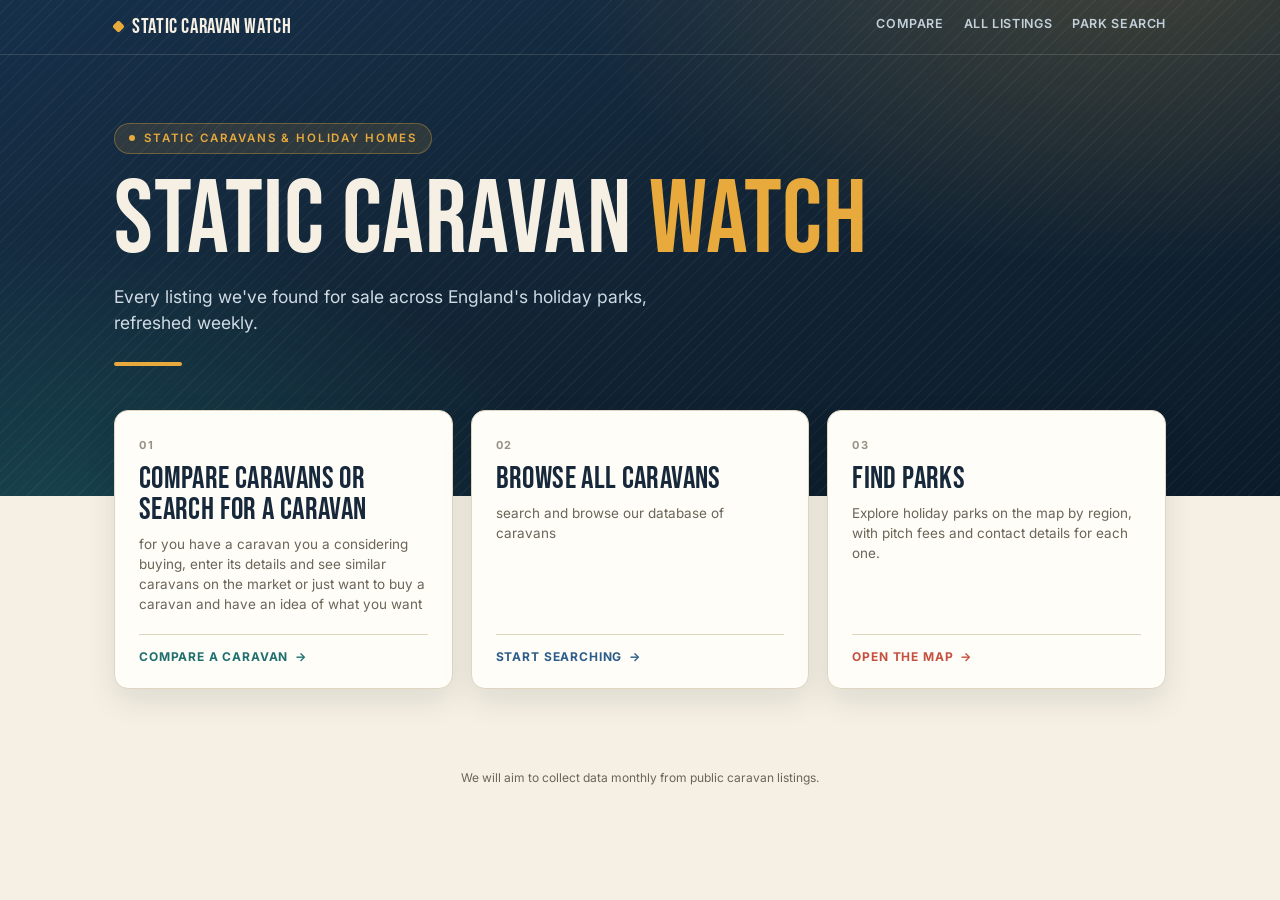
<file: index.html>
<!DOCTYPE html>
<html lang="en">
<head>
<meta charset="UTF-8">
<meta name="viewport" content="width=device-width, initial-scale=1.0">
<title>Static Caravan Watch</title>
<link rel="preconnect" href="https://fonts.googleapis.com">
<link rel="preconnect" href="https://fonts.gstatic.com" crossorigin>
<link href="https://fonts.googleapis.com/css2?family=Bebas+Neue&family=Inter:wght@400;500;600;700&display=swap" rel="stylesheet">
<style>
  :root {
    --ink: #16283A;
    --navy: #122536;
    --navy-deep: #0C1B29;
    --cream: #F6F0E4;
    --card: #FFFDF8;
    --mustard: #E8A93D;
    --mustard-dark: #8A5F1E;
    --teal: #1F6F6E;
    --coral: #C6503F;
    --line: #DFD5C1;
    --muted: #6B6558;
    --font-display: 'Bebas Neue', sans-serif;
    --font-body: 'Inter', system-ui, -apple-system, sans-serif;
  }

  * { box-sizing: border-box; }

  body {
    margin: 0;
    font-family: var(--font-body);
    background: var(--cream);
    color: var(--ink);
    line-height: 1.5;
  }

  a { color: var(--teal); }

  /* ---------- Hero ---------- */
  header.hero {
    position: relative;
    overflow: hidden;
    background: var(--navy-deep);
    color: var(--cream);
    padding: 0 0 130px;
  }

  /* ---------- Top bar ---------- */
  .topbar-wrap {
    position: relative;
    z-index: 3;
    border-bottom: 1px solid rgba(246, 240, 228, 0.14);
  }

  .topbar {
    max-width: 1100px;
    margin: 0 auto;
    padding: 15px 24px;
    display: flex;
    align-items: center;
    justify-content: space-between;
    flex-wrap: wrap;
    gap: 12px 22px;
  }

  .topbar-brand {
    display: inline-flex;
    align-items: center;
    gap: 9px;
    text-decoration: none;
    color: var(--cream);
    font-family: var(--font-display);
    font-weight: 400;
    font-size: 21px;
    letter-spacing: 0.03em;
    line-height: 1;
    white-space: nowrap;
  }

  .topbar-brand .mark {
    width: 9px;
    height: 9px;
    border-radius: 2px;
    background: var(--mustard);
    transform: rotate(45deg);
    flex-shrink: 0;
  }

  nav.topbar-nav {
    display: flex;
    flex-wrap: wrap;
    align-items: center;
    gap: 20px;
  }

  nav.topbar-nav a {
    color: #C3D0DA;
    text-decoration: none;
    font-size: 12.5px;
    font-weight: 600;
    letter-spacing: 0.05em;
    text-transform: uppercase;
    border-bottom: 2px solid transparent;
    padding-bottom: 3px;
    transition: color 0.16s ease, border-color 0.16s ease;
  }

  nav.topbar-nav a:hover { color: var(--mustard); }
  nav.topbar-nav a.active { color: var(--mustard); border-bottom-color: var(--mustard); }
  nav.topbar-nav a:focus-visible { outline: 2px solid var(--mustard); outline-offset: 3px; border-radius: 2px; }

  /* soft colour wash + fine texture, all in CSS so nothing extra to load */
  header.hero::before {
    content: "";
    position: absolute;
    inset: 0;
    background:
      radial-gradient(90ch 50ch at 88% -10%, rgba(232, 169, 61, 0.22), transparent 62%),
      radial-gradient(80ch 46ch at 4% 106%, rgba(31, 111, 110, 0.42), transparent 64%),
      linear-gradient(160deg, #16304A 0%, var(--navy) 46%, var(--navy-deep) 100%);
  }

  header.hero::after {
    content: "";
    position: absolute;
    inset: 0;
    opacity: 0.05;
    background-image:
      repeating-linear-gradient(135deg, rgba(246, 240, 228, 0.9) 0 1px, transparent 1px 9px);
  }

  .hero-inner {
    position: relative;
    z-index: 1;
    max-width: 1100px;
    margin: 0 auto;
    padding: 68px 24px 0;
  }

  .hero-eyebrow {
    display: inline-flex;
    align-items: center;
    gap: 9px;
    font-size: 11.5px;
    letter-spacing: 0.16em;
    text-transform: uppercase;
    color: var(--mustard);
    font-weight: 600;
    background: rgba(232, 169, 61, 0.12);
    border: 1px solid rgba(232, 169, 61, 0.34);
    padding: 6px 14px;
    border-radius: 999px;
    margin: 0 0 20px;
  }
  .hero-eyebrow .dot {
    width: 6px; height: 6px; border-radius: 50%;
    background: var(--mustard);
  }

  h1.hero-title {
    font-family: var(--font-display);
    font-weight: 400;
    font-size: clamp(52px, 10vw, 104px);
    letter-spacing: 0.005em;
    margin: 0 0 16px;
    line-height: 0.9;
  }
  h1.hero-title .accent { color: var(--mustard); }

  .hero-sub {
    font-size: 17.5px;
    color: #CFDAE2;
    max-width: 50ch;
    margin: 0;
  }

  .hero-rule {
    width: 68px;
    height: 4px;
    border-radius: 2px;
    background: var(--mustard);
    margin: 26px 0 0;
  }

  /* ---------- Options ---------- */
  main {
    max-width: 1100px;
    margin: -86px auto 0;
    position: relative;
    z-index: 2;
    padding: 0 24px 76px;
  }

  .option-grid {
    display: grid;
    grid-template-columns: repeat(auto-fit, minmax(248px, 1fr));
    gap: 18px;
  }

  a.option {
    position: relative;
    display: flex;
    flex-direction: column;
    gap: 9px;
    background: var(--card);
    border: 1px solid var(--line);
    border-radius: 14px;
    padding: 26px 24px 22px;
    text-decoration: none;
    color: var(--ink);
    overflow: hidden;
    box-shadow: 0 12px 30px rgba(12, 27, 41, 0.10);
    transition: transform 0.18s ease, box-shadow 0.18s ease, border-color 0.18s ease;
  }

  /* accent rail along the top of each card */
  a.option::before {
    content: "";
    position: absolute;
    top: 0; left: 0; right: 0;
    height: 4px;
    background: var(--accent);
    transform: scaleX(0);
    transform-origin: left;
    transition: transform 0.28s cubic-bezier(0.22, 0.8, 0.3, 1);
  }

  a.option:hover, a.option:focus-visible {
    transform: translateY(-4px);
    border-color: var(--accent);
    box-shadow: 0 18px 38px rgba(12, 27, 41, 0.16);
  }
  a.option:hover::before, a.option:focus-visible::before { transform: scaleX(1); }
  a.option:focus-visible { outline: 2px solid var(--accent); outline-offset: 3px; }

  .option-index {
    font-size: 11px;
    font-weight: 700;
    letter-spacing: 0.16em;
    color: var(--muted);
    opacity: 0.7;
  }

  h3.option-title {
    font-family: var(--font-display);
    font-weight: 400;
    font-size: 31px;
    letter-spacing: 0.012em;
    line-height: 1;
    margin: 0;
    transition: color 0.18s ease;
  }
  a.option:hover h3.option-title { color: var(--accent); }

  .option-desc {
    font-size: 13.5px;
    color: var(--muted);
    margin: 0;
    flex: 1 1 auto;
  }

  .option-go {
    display: inline-flex;
    align-items: center;
    gap: 7px;
    font-size: 12px;
    font-weight: 700;
    letter-spacing: 0.07em;
    text-transform: uppercase;
    color: var(--accent);
    margin-top: 10px;
    padding-top: 13px;
    border-top: 1px solid var(--line);
  }
  .option-go .arrow {
    transition: transform 0.22s cubic-bezier(0.22, 0.8, 0.3, 1);
  }
  a.option:hover .option-go .arrow { transform: translateX(5px); }

  /* per-card accents, all drawn from the site palette */
  .option.c-teal    { --accent: var(--teal); }
  .option.c-ink     { --accent: #2C5D8A; }
  .option.c-coral   { --accent: var(--coral); }
  .option.c-mustard { --accent: var(--mustard-dark); }

  footer {
    text-align: center;
    font-size: 12px;
    color: var(--muted);
    padding: 4px 24px 32px;
  }

  @media (max-width: 640px) {
    header.hero { padding: 0 0 110px; }
    .hero-inner { padding-top: 46px; }
    .topbar { gap: 10px 16px; }
    nav.topbar-nav { gap: 14px; }
    nav.topbar-nav a { font-size: 11.5px; }
    main { margin-top: -76px; }
  }
</style>
</head>
<body>

<header class="hero">
  <div class="topbar-wrap">
    <div class="topbar">
      <a class="topbar-brand" href="index.html" title="Home" aria-label="Static Caravan Watch — home"><span class="mark"></span>Static Caravan Watch</a>
      <nav class="topbar-nav">
        <a href="compare.html">Compare</a>
        <a href="caravans.html">All listings</a>
        <a href="map.html">park search</a>
      </nav>
    </div>
  </div>
  <div class="hero-inner">
    <p class="hero-eyebrow"><span class="dot"></span>Static caravans &amp; holiday homes</p>
    <h1 class="hero-title">Static Caravan <span class="accent">Watch</span></h1>
    <p class="hero-sub">Every listing we've found for sale across England's holiday parks, refreshed weekly.</p>
    <div class="hero-rule"></div>
  </div>
</header>

<main>
  <div class="option-grid">

    <a class="option c-teal" href="compare.html">
      <span class="option-index">01</span>
      <h3 class="option-title">Compare caravans or search for a caravan</h3>
      <p class="option-desc">for you have a caravan you a considering buying, enter its details and see similar caravans on the market or just want to buy a caravan and have an idea of what you want</p>
      <span class="option-go">Compare a caravan <span class="arrow">&rarr;</span></span>
    </a>

    <a class="option c-ink" href="caravans.html">
      <span class="option-index">02</span>
      <h3 class="option-title">browse all caravans </h3>
      <p class="option-desc">search and browse our database of caravans</p>
      <span class="option-go">Start searching <span class="arrow">&rarr;</span></span>
    </a>

    <a class="option c-coral" href="map.html">
      <span class="option-index">03</span>
      <h3 class="option-title">Find parks</h3>
      <p class="option-desc">Explore holiday parks on the map by region, with pitch fees and contact details for each one.</p>
      <span class="option-go">Open the map <span class="arrow">&rarr;</span></span>
    </a>

  </div>
</main>

<footer>We will aim to collect data monthly from public caravan listings.</footer>

</body>
</html>
</file>
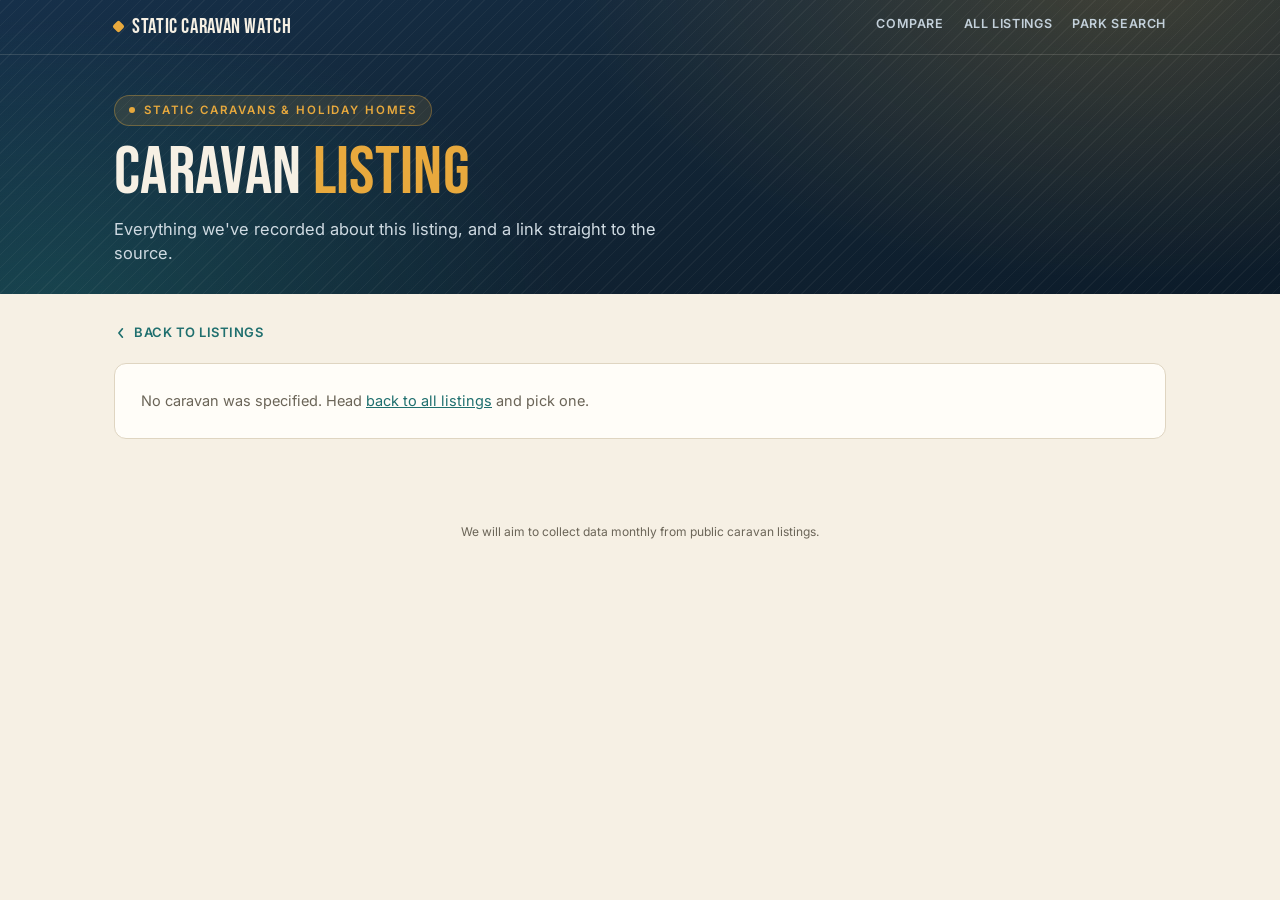
<file: caravan.html>
<!DOCTYPE html>
<html lang="en">
<head>
<meta charset="utf-8">
<meta name="viewport" content="width=device-width, initial-scale=1">
<title>Caravan listing &middot; Static Caravan Watch</title>
<link rel="preconnect" href="https://fonts.googleapis.com">
<link rel="preconnect" href="https://fonts.gstatic.com" crossorigin>
<link href="https://fonts.googleapis.com/css2?family=Bebas+Neue&family=Inter:wght@400;500;600;700&display=swap" rel="stylesheet">
<style>
  :root {
    --ink: #16283A;
    --navy: #122536;
    --navy-deep: #0C1B29;
    --cream: #F6F0E4;
    --card: #FFFDF8;
    --mustard: #E8A93D;
    --mustard-dark: #8A5F1E;
    --teal: #1F6F6E;
    --coral: #C6503F;
    --line: #DFD5C1;
    --muted: #6B6558;
    --font-display: 'Bebas Neue', sans-serif;
    --font-body: 'Inter', system-ui, -apple-system, sans-serif;
  }

  * { box-sizing: border-box; }

  body {
    margin: 0;
    font-family: var(--font-body);
    background: var(--cream);
    color: var(--ink);
    line-height: 1.5;
  }

  a { color: var(--teal); }

  /* ---------- Header (shared across the site) ---------- */
  header.hero {
    position: relative;
    overflow: hidden;
    background: var(--navy-deep);
    color: var(--cream);
    padding: 0 0 28px;
  }

  header.hero::before {
    content: "";
    position: absolute;
    inset: 0;
    background:
      radial-gradient(90ch 50ch at 88% -10%, rgba(232, 169, 61, 0.22), transparent 62%),
      radial-gradient(80ch 46ch at 4% 106%, rgba(31, 111, 110, 0.42), transparent 64%),
      linear-gradient(160deg, #16304A 0%, var(--navy) 46%, var(--navy-deep) 100%);
  }

  header.hero::after {
    content: "";
    position: absolute;
    inset: 0;
    opacity: 0.05;
    background-image:
      repeating-linear-gradient(135deg, rgba(246, 240, 228, 0.9) 0 1px, transparent 1px 9px);
  }

  .topbar-wrap {
    position: relative;
    z-index: 3;
    border-bottom: 1px solid rgba(246, 240, 228, 0.14);
  }

  .topbar {
    max-width: 1100px;
    margin: 0 auto;
    padding: 15px 24px;
    display: flex;
    align-items: center;
    justify-content: space-between;
    flex-wrap: wrap;
    gap: 12px 22px;
  }

  .topbar-brand {
    display: inline-flex;
    align-items: center;
    gap: 9px;
    text-decoration: none;
    color: var(--cream);
    font-family: var(--font-display);
    font-weight: 400;
    font-size: 21px;
    letter-spacing: 0.03em;
    line-height: 1;
    white-space: nowrap;
  }

  .topbar-brand .mark {
    width: 9px;
    height: 9px;
    border-radius: 2px;
    background: var(--mustard);
    transform: rotate(45deg);
    flex-shrink: 0;
  }

  nav.topbar-nav {
    display: flex;
    flex-wrap: wrap;
    align-items: center;
    gap: 20px;
  }

  nav.topbar-nav a {
    color: #C3D0DA;
    text-decoration: none;
    font-size: 12.5px;
    font-weight: 600;
    letter-spacing: 0.05em;
    text-transform: uppercase;
    border-bottom: 2px solid transparent;
    padding-bottom: 3px;
    transition: color 0.16s ease, border-color 0.16s ease;
  }

  nav.topbar-nav a:hover { color: var(--mustard); }
  nav.topbar-nav a.active { color: var(--mustard); border-bottom-color: var(--mustard); }
  nav.topbar-nav a:focus-visible { outline: 2px solid var(--mustard); outline-offset: 3px; border-radius: 2px; }

  .hero-inner {
    position: relative;
    z-index: 1;
    max-width: 1100px;
    margin: 0 auto;
    padding: 40px 24px 0;
  }

  .hero-eyebrow {
    display: inline-flex;
    align-items: center;
    gap: 9px;
    font-size: 11.5px;
    letter-spacing: 0.16em;
    text-transform: uppercase;
    color: var(--mustard);
    font-weight: 600;
    background: rgba(232, 169, 61, 0.12);
    border: 1px solid rgba(232, 169, 61, 0.34);
    padding: 6px 14px;
    border-radius: 999px;
    margin: 0 0 16px;
  }
  .hero-eyebrow .dot {
    width: 6px; height: 6px; border-radius: 50%;
    background: var(--mustard);
  }

  h1.hero-title {
    font-family: var(--font-display);
    font-weight: 400;
    font-size: clamp(40px, 7vw, 68px);
    letter-spacing: 0.005em;
    margin: 0 0 12px;
    line-height: 0.92;
  }
  h1.hero-title .accent { color: var(--mustard); }

  .hero-sub {
    font-size: 16.5px;
    color: #CFDAE2;
    max-width: 60ch;
    margin: 0;
  }

  @media (max-width: 640px) {
    header.hero { padding: 0 0 24px; }
    .hero-inner { padding-top: 32px; }
    .topbar { gap: 10px 16px; }
    nav.topbar-nav { gap: 14px; }
    nav.topbar-nav a { font-size: 11.5px; }
  }

  main {
    max-width: 1100px;
    margin: 0 auto;
    padding: 28px 24px 60px;
  }

  .van-back {
    display: inline-flex;
    align-items: center;
    gap: 6px;
    background: none;
    border: 0;
    padding: 0;
    font-family: var(--font-body);
    font-size: 13px;
    font-weight: 600;
    letter-spacing: 0.04em;
    text-transform: uppercase;
    color: var(--teal);
    text-decoration: none;
    cursor: pointer;
    margin-bottom: 20px;
  }
  .van-back:hover { text-decoration: underline; }

  /* ---------- Price banner ---------- */
  .van-headline {
    display: flex;
    flex-wrap: wrap;
    align-items: center;
    justify-content: space-between;
    gap: 14px;
    background: var(--card);
    border: 1px solid var(--line);
    border-radius: 12px;
    padding: 18px 22px;
  }

  .van-headline .who { min-width: 0; }

  h2.van-name {
    font-family: var(--font-display);
    font-weight: 400;
    font-size: clamp(28px, 5vw, 40px);
    letter-spacing: 0.01em;
    line-height: 1;
    margin: 0 0 6px;
  }

  .van-strap {
    font-size: 14px;
    color: var(--muted);
    margin: 0;
  }

  .price-tag {
    flex-shrink: 0;
    background: var(--mustard);
    color: var(--mustard-dark);
    font-weight: 700;
    font-size: 22px;
    font-variant-numeric: tabular-nums;
    padding: 10px 16px 10px 18px;
    border-radius: 5px;
    border-left: 3px dashed rgba(138, 95, 30, 0.5);
    transform: rotate(-1.5deg);
    white-space: nowrap;
  }

  /* ---------- Detail panels ---------- */
  .van-sections {
    display: grid;
    grid-template-columns: repeat(auto-fit, minmax(300px, 1fr));
    gap: 24px;
    align-items: start;
    margin-top: 26px;
  }

  .van-panel {
    background: var(--card);
    border: 1px solid var(--line);
    border-radius: 12px;
    padding: 22px 24px 24px;
  }

  .van-panel h3 {
    font-family: var(--font-display);
    font-weight: 400;
    font-size: 28px;
    letter-spacing: 0.01em;
    line-height: 1;
    margin: 0 0 4px;
  }

  .van-panel .panel-sub {
    font-size: 12.5px;
    color: var(--muted);
    margin: 0 0 18px;
  }

  .van-row {
    display: flex;
    gap: 14px;
    align-items: baseline;
    padding: 9px 0;
    border-top: 1px solid var(--line);
    font-size: 14.5px;
  }
  .van-row:first-of-type { border-top: 0; }
  .van-row .k {
    flex: 0 0 120px;
    font-size: 12px;
    letter-spacing: 0.08em;
    text-transform: uppercase;
    color: var(--muted);
  }
  .van-row .v { flex: 1 1 auto; word-break: break-word; }
  .van-row .v a { font-weight: 600; }
  .van-row .v .none { color: var(--muted); }

  .source-note {
    font-size: 12.5px;
    color: var(--mustard-dark);
    background: rgba(232, 169, 61, 0.14);
    border-left: 3px solid var(--mustard);
    padding: 9px 12px;
    border-radius: 0 6px 6px 0;
    margin: 18px 0 0;
  }

  .van-actions {
    display: flex;
    gap: 12px;
    flex-wrap: wrap;
    margin-top: 26px;
  }
  .van-btn {
    display: inline-block;
    font-size: 13px;
    font-weight: 700;
    letter-spacing: 0.03em;
    color: var(--cream);
    background: var(--ink);
    text-decoration: none;
    padding: 11px 18px;
    border-radius: 7px;
    line-height: 1;
    border: 1px solid var(--ink);
  }
  .van-btn:hover { background: #234e78; color: var(--cream); }
  .van-btn.ghost { color: var(--ink); background: transparent; }
  .van-btn.ghost:hover { color: var(--cream); background: var(--ink); }

  /* ---------- Similar listings ---------- */
  .similar { margin-top: 40px; }
  .similar h3 {
    font-family: var(--font-display);
    font-weight: 400;
    font-size: 30px;
    letter-spacing: 0.01em;
    margin: 0 0 4px;
  }
  .similar .panel-sub {
    font-size: 12.5px;
    color: var(--muted);
    margin: 0 0 16px;
  }

  .similar-grid {
    display: grid;
    grid-template-columns: repeat(auto-fill, minmax(250px, 1fr));
    gap: 14px;
  }

  a.similar-card {
    display: flex;
    flex-direction: column;
    gap: 4px;
    background: var(--card);
    border: 1px solid var(--line);
    border-radius: 10px;
    padding: 14px 16px;
    text-decoration: none;
    color: var(--ink);
    transition: border-color 0.16s ease, transform 0.16s ease;
  }
  a.similar-card:hover { border-color: var(--teal); transform: translateY(-2px); }
  a.similar-card .sc-name { font-weight: 700; font-size: 14.5px; }
  a.similar-card .sc-meta { font-size: 12.5px; color: var(--muted); }
  a.similar-card .sc-price { font-weight: 700; font-size: 14px; color: var(--mustard-dark); margin-top: 4px; }

  .van-error {
    background: var(--card);
    border: 1px solid var(--line);
    border-radius: 12px;
    padding: 26px;
    color: var(--muted);
    font-size: 14.5px;
  }
  .van-error code {
    background: var(--line);
    padding: 2px 6px;
    border-radius: 4px;
    font-size: 12px;
  }

  footer {
    text-align: center;
    font-size: 12px;
    color: var(--muted);
    padding: 24px;
  }
</style>
</head>
<body>

<header class="hero">
  <div class="topbar-wrap">
    <div class="topbar">
      <a class="topbar-brand" href="index.html" title="Home" aria-label="Static Caravan Watch — home"><span class="mark"></span>Static Caravan Watch</a>
      <nav class="topbar-nav">
        <a href="compare.html">Compare</a>
        <a href="caravans.html">All listings</a>
        <a href="map.html">park search</a>
      </nav>
    </div>
  </div>
  <div class="hero-inner">
    <p class="hero-eyebrow"><span class="dot"></span>Static caravans &amp; holiday homes</p>
    <h1 class="hero-title" id="hero-title">Caravan <span class="accent">Listing</span></h1>
    <p class="hero-sub" id="hero-sub">Everything we've recorded about this listing, and a link straight to the source.</p>
  </div>
</header>

<main>
  <a class="van-back" href="caravans.html" id="back-link">
    <svg width="14" height="14" viewBox="0 0 20 20" fill="none" stroke="currentColor" stroke-width="2.4" stroke-linecap="round" stroke-linejoin="round"><path d="M12 4l-5 6 5 6"/></svg>
    Back to listings
  </a>

  <div id="van-body" style="display:none;">
    <div class="van-headline">
      <div class="who">
        <h2 class="van-name" id="van-name">&nbsp;</h2>
        <p class="van-strap" id="van-strap">&nbsp;</p>
      </div>
      <div class="price-tag" id="van-price"></div>
    </div>

    <div class="van-sections">
      <section class="van-panel">
        <h3>The caravan</h3>
        <p class="panel-sub">Make, model and specification as listed</p>
        <div id="spec-rows"></div>
      </section>

      <section class="van-panel">
        <h3>Where &amp; who</h3>
        <p class="panel-sub">Park, location and where we found this listing</p>
        <div id="place-rows"></div>
        <p class="source-note" id="source-note" style="display:none;"></p>
      </section>
    </div>

    <div class="van-actions">
      <a class="van-btn" id="source-btn" href="#" target="_blank" rel="noopener">View on source website</a>
      <a class="van-btn ghost" id="park-listings-btn" href="caravans.html">Other caravans at this park</a>
      <a class="van-btn ghost" id="park-info-btn" href="#">Park information</a>
    </div>

    <section class="similar" id="similar-wrap" style="display:none;">
      <h3>Similar listings</h3>
      <p class="panel-sub" id="similar-sub"></p>
      <div class="similar-grid" id="similar-grid"></div>
    </section>
  </div>

  <div class="van-error" id="van-error" style="display:none;"></div>
</main>

<footer>We will aim to collect data monthly from public caravan listings.</footer>

<script>
  const DATA_PATH  = 'data.json';
  const PARKS_PATH = 'parks.json';

  // parks.json, once loaded — used to point the Park link at park.html only
  // when that park actually has a record to show.
  let ALL_PARKS = [];

  const params  = new URLSearchParams(window.location.search);
  const wantId  = (params.get('id') || '').trim();
  const wantIdx = params.get('i');
  const wantUrl = (params.get('url') || '').trim();

  const bodyEl   = document.getElementById('van-body');
  const errEl    = document.getElementById('van-error');

  function escapeHTML(str) {
    return String(str ?? '').replace(/[&<>"']/g, s => (
      { '&': '&amp;', '<': '&lt;', '>': '&gt;', '"': '&quot;', "'": '&#39;' }[s]
    ));
  }

  /* --------------------------------------------------------------------------
     Stable per-listing id.
     data.json has no id column and some rows have no listing_url at all, so we
     hash the fields that actually identify a van. The same function lives in
     caravans.html and compare.html — keep the three in step if you change it.
     ------------------------------------------------------------------------ */
  function caravanId(d) {
    const parts = [
      d.name, d.make, d.model, d.location, d.park,
      d.price_number, d.bedrooms, d.year, d.dimensions,
      d.source_site, d.listing_url
    ].map(v => (v === null || v === undefined) ? '' : String(v)).join('|');
    let h1 = 0x811c9dc5, h2 = 0x01000193;
    for (let i = 0; i < parts.length; i++) {
      const c = parts.charCodeAt(i);
      h1 = (h1 ^ c) >>> 0;
      h1 = Math.imul(h1, 0x01000193) >>> 0;
      h2 = (h2 + c) >>> 0;
      h2 = Math.imul(h2, 0x85ebca6b) >>> 0;
    }
    return h1.toString(36) + h2.toString(36);
  }

  function formatDate(iso) {
    if (!iso) return 'unknown date';
    const d = new Date(iso + 'T00:00:00');
    if (isNaN(d)) return iso;
    return d.toLocaleDateString('en-GB', { day: 'numeric', month: 'long', year: 'numeric' });
  }

  function num(v) {
    return (v === null || v === undefined || isNaN(v)) ? null : Number(v);
  }

  function row(k, v) {
    return '<div class="van-row"><span class="k">' + k + '</span><span class="v">' + v + '</span></div>';
  }

  function none(text) { return '<span class="none">' + (text || 'Not listed') + '</span>'; }

  function prettyHost(url) {
    try { return new URL(url).hostname.replace(/^www\./, ''); }
    catch (e) { return url; }
  }

  function showError(msg) {
    errEl.style.display = 'block';
    errEl.innerHTML = msg;
  }

  /* --------------------------------------------------------------------------
     Park names in data.json and parks.json don't always agree
     ("Aberconwy Resort and Spa, North Wales, Conwy" vs "Aberconwy Resort & Spa"),
     so match on a normalised form of the bit before the first comma — the same
     rule caravans.html uses for its ?park= deep links.
     ------------------------------------------------------------------------ */
  function normPark(str) {
    return String(str ?? '')
      .toLowerCase()
      .replace(/[^a-z0-9]+/g, ' ')
      .split(' ')
      .filter(w => w && w !== 'and')
      .join(' ');
  }

  function findPark(name) {
    const target = normPark(String(name).split(',')[0]);
    if (!target || !ALL_PARKS.length) return null;
    const pairs = ALL_PARKS.map(p => ({ p, key: normPark(String(p.park_name || '').split(',')[0]) }));
    const exact = pairs.find(x => x.key === target);
    if (exact) return exact.p;
    // one name is a leading extension of the other, e.g.
    // "Wood Farm Country & Leisure Park" <-> "Wood Farm"
    const partial = pairs.find(x =>
      x.key.startsWith(target + ' ') || target.startsWith(x.key + ' ')
    );
    return partial ? partial.p : null;
  }

  function parkHref(park) {
    return 'park.html?park=' + encodeURIComponent(park.park_name) +
      (park.postcode ? '&pc=' + encodeURIComponent(park.postcode) : '');
  }

  function findRecord(data) {
    // fast path: the index the linking page handed us, verified by id
    const i = wantIdx === null ? -1 : Number(wantIdx);
    if (Number.isInteger(i) && i >= 0 && i < data.length) {
      if (!wantId || caravanId(data[i]) === wantId) return data[i];
    }
    if (wantId) {
      const hit = data.find(d => caravanId(d) === wantId);
      if (hit) return hit;
    }
    if (wantUrl) {
      const hit = data.find(d => d.listing_url === wantUrl);
      if (hit) return hit;
    }
    return null;
  }

  function render(d, data) {
    document.title = d.name + ' · Static Caravan Watch';
    document.getElementById('hero-title').innerHTML =
      escapeHTML(d.make || 'Caravan') + ' <span class="accent">' + escapeHTML(d.model || 'Listing') + '</span>';
    document.getElementById('hero-sub').textContent =
      'Everything we’ve recorded about this listing, and a link straight to the source.';

    document.getElementById('van-name').textContent = d.name || 'Unnamed listing';
    const year = num(d.year);
    const strapBits = [];
    if (year) strapBits.push(String(Math.round(year)));
    if (d.location) strapBits.push(d.location);
    document.getElementById('van-strap').textContent = strapBits.join(' · ') || 'Static caravan';

    document.getElementById('van-price').textContent = d.price_display || 'Price on application';

    // ---- specification ----
    const beds = num(d.bedrooms);
    let s = '';
    s += row('Make', d.make ? escapeHTML(d.make) : none());
    s += row('Model', d.model ? escapeHTML(d.model) : none());
    s += row('Year', year ? String(Math.round(year)) : none('Not stated'));
    s += row('Bedrooms', beds !== null
      ? Math.round(beds) + ' bedroom' + (Math.round(beds) === 1 ? '' : 's')
      : none('Not specified'));
    s += row('Dimensions', d.dimensions ? escapeHTML(d.dimensions) : none('Not listed'));
    s += row('Price', d.price_display
      ? escapeHTML(d.price_display)
      : none('Price on application'));
    document.getElementById('spec-rows').innerHTML = s;

    // ---- place & source ----
    const parkName = d.park || d.location || '';
    const parkRec = parkName ? findPark(parkName) : null;
    let p = '';
    p += row('Park', parkName
      ? (parkRec
          // we have a park record — send them to its own page
          ? '<a href="' + parkHref(parkRec) + '">' + escapeHTML(parkName) + '</a>'
          // no record in parks.json, so a park page would just 404 — offer the
          // park's other listings instead of a dead end
          : '<a href="caravans.html?park=' + encodeURIComponent(parkName) + '">' + escapeHTML(parkName) + '</a>')
      : none());
    // parks.json is the authority on where a park actually is; fall back to the
    // listing's own columns when the park name didn't match an entry.
    const place = f => escapeHTML(String((parkRec && parkRec[f]) || d[f] || '').trim());
    const region = place('region'), county = place('county'), town = place('town');
    p += row('Region', region || none('Not recorded'));
    p += row('County', county || none('Not recorded'));
    p += row('Closest town', town || none('Not recorded'));
    // parks.json is the better source for this: every park in it has a postcode,
    // whereas data.json only carries one for about half the listings.
    const postcode = (parkRec && parkRec.postcode) || d.postcode || '';
    p += row('Postcode', postcode
      ? escapeHTML(postcode) + ' &middot; <a href="https://www.google.com/maps/search/?api=1&query=' +
        encodeURIComponent(parkName + ' ' + postcode) + '" target="_blank" rel="noopener">Open in Maps</a>'
      : none('Not recorded'));
    p += row('Source', d.source_site ? escapeHTML(d.source_site) : none('Unknown'));
    p += row('Listing', d.listing_url
      ? '<a href="' + encodeURI(d.listing_url) + '" target="_blank" rel="noopener">' +
        escapeHTML(prettyHost(d.listing_url)) + ' ↗</a>'
      : none('No direct link recorded'));
    p += row('Last seen', formatDate(d.date_scraped));
    document.getElementById('place-rows').innerHTML = p;

    const note = document.getElementById('source-note');
    if (!d.listing_url) {
      note.style.display = 'block';
      note.innerHTML = 'This listing came from a page that lists several caravans at once, so there’s no direct link to this one. Try the park’s own website.';
    }

    // ---- actions ----
    const srcBtn = document.getElementById('source-btn');
    if (d.listing_url) {
      srcBtn.href = encodeURI(d.listing_url);
      srcBtn.textContent = 'View on ' + (d.source_site || prettyHost(d.listing_url)) + ' ↗';
    } else {
      srcBtn.style.display = 'none';
    }

    const parkListings = document.getElementById('park-listings-btn');
    if (parkName) parkListings.href = 'caravans.html?park=' + encodeURIComponent(parkName);
    else parkListings.style.display = 'none';

    const parkInfo = document.getElementById('park-info-btn');
    if (parkRec) parkInfo.href = parkHref(parkRec);
    else parkInfo.style.display = 'none';

    // ---- similar listings: same make & model, cheapest first ----
    const key = s => String(s ?? '').toLowerCase().replace(/[^a-z0-9]+/g, '');
    const thisId = caravanId(d);
    const similar = data
      .filter(o => caravanId(o) !== thisId &&
                   key(o.make) === key(d.make) &&
                   key(o.model) === key(d.model))
      .sort((a, b) => (a.price_number || 0) - (b.price_number || 0))
      .slice(0, 6);

    if (similar.length) {
      document.getElementById('similar-wrap').style.display = 'block';
      document.getElementById('similar-sub').textContent =
        'Other ' + [d.make, d.model].filter(Boolean).join(' ') + ' listings we’ve seen.';
      document.getElementById('similar-grid').innerHTML = similar.map(o => {
        const idx = data.indexOf(o);
        const yr = num(o.year);
        const meta = [yr ? String(Math.round(yr)) : null, o.location].filter(Boolean).join(' · ');
        return '<a class="similar-card" href="caravan.html?id=' + encodeURIComponent(caravanId(o)) +
               '&i=' + idx + '">' +
               '<span class="sc-name">' + escapeHTML(o.name) + '</span>' +
               '<span class="sc-meta">' + escapeHTML(meta) + '</span>' +
               '<span class="sc-price">' + escapeHTML(o.price_display || 'POA') + '</span>' +
               '</a>';
      }).join('');
    }

    bodyEl.style.display = 'block';
  }

  async function init() {
    if (!wantId && !wantUrl && wantIdx === null) {
      showError('No caravan was specified. Head <a href="caravans.html">back to all listings</a> and pick one.');
      return;
    }
    try {
      // parks.json is a nice-to-have: if it's missing we still render the listing
      const parksReq = fetch(PARKS_PATH)
        .then(r => r.ok ? r.json() : [])
        .catch(() => []);

      const res = await fetch(DATA_PATH);
      if (!res.ok) throw new Error('HTTP ' + res.status);
      let text = await res.text();
      text = text.replace(/:\s*NaN/g, ': null');
      const data = JSON.parse(text);
      const rec = findRecord(data);
      if (!rec) {
        showError('We couldn’t find that caravan in the current data — listings drop off as they sell. ' +
                  '<a href="caravans.html">Browse all listings</a> instead.');
        return;
      }
      ALL_PARKS = await parksReq;
      render(rec, data);
    } catch (err) {
      console.error(err);
      showError("Couldn't load <code>data.json</code> — this page needs to be served from a web server " +
                "(not opened straight off disk) with <code>data.json</code> in the same folder.");
    }
  }

  init();

  // "Back" returns to wherever you came from, if that was one of our own pages
  document.getElementById('back-link').addEventListener('click', (e) => {
    if (document.referrer && /\/(caravans|compare|index)\.html/.test(document.referrer)) {
      e.preventDefault();
      history.back();
    }
  });
</script>

</body>
</html>
</file>
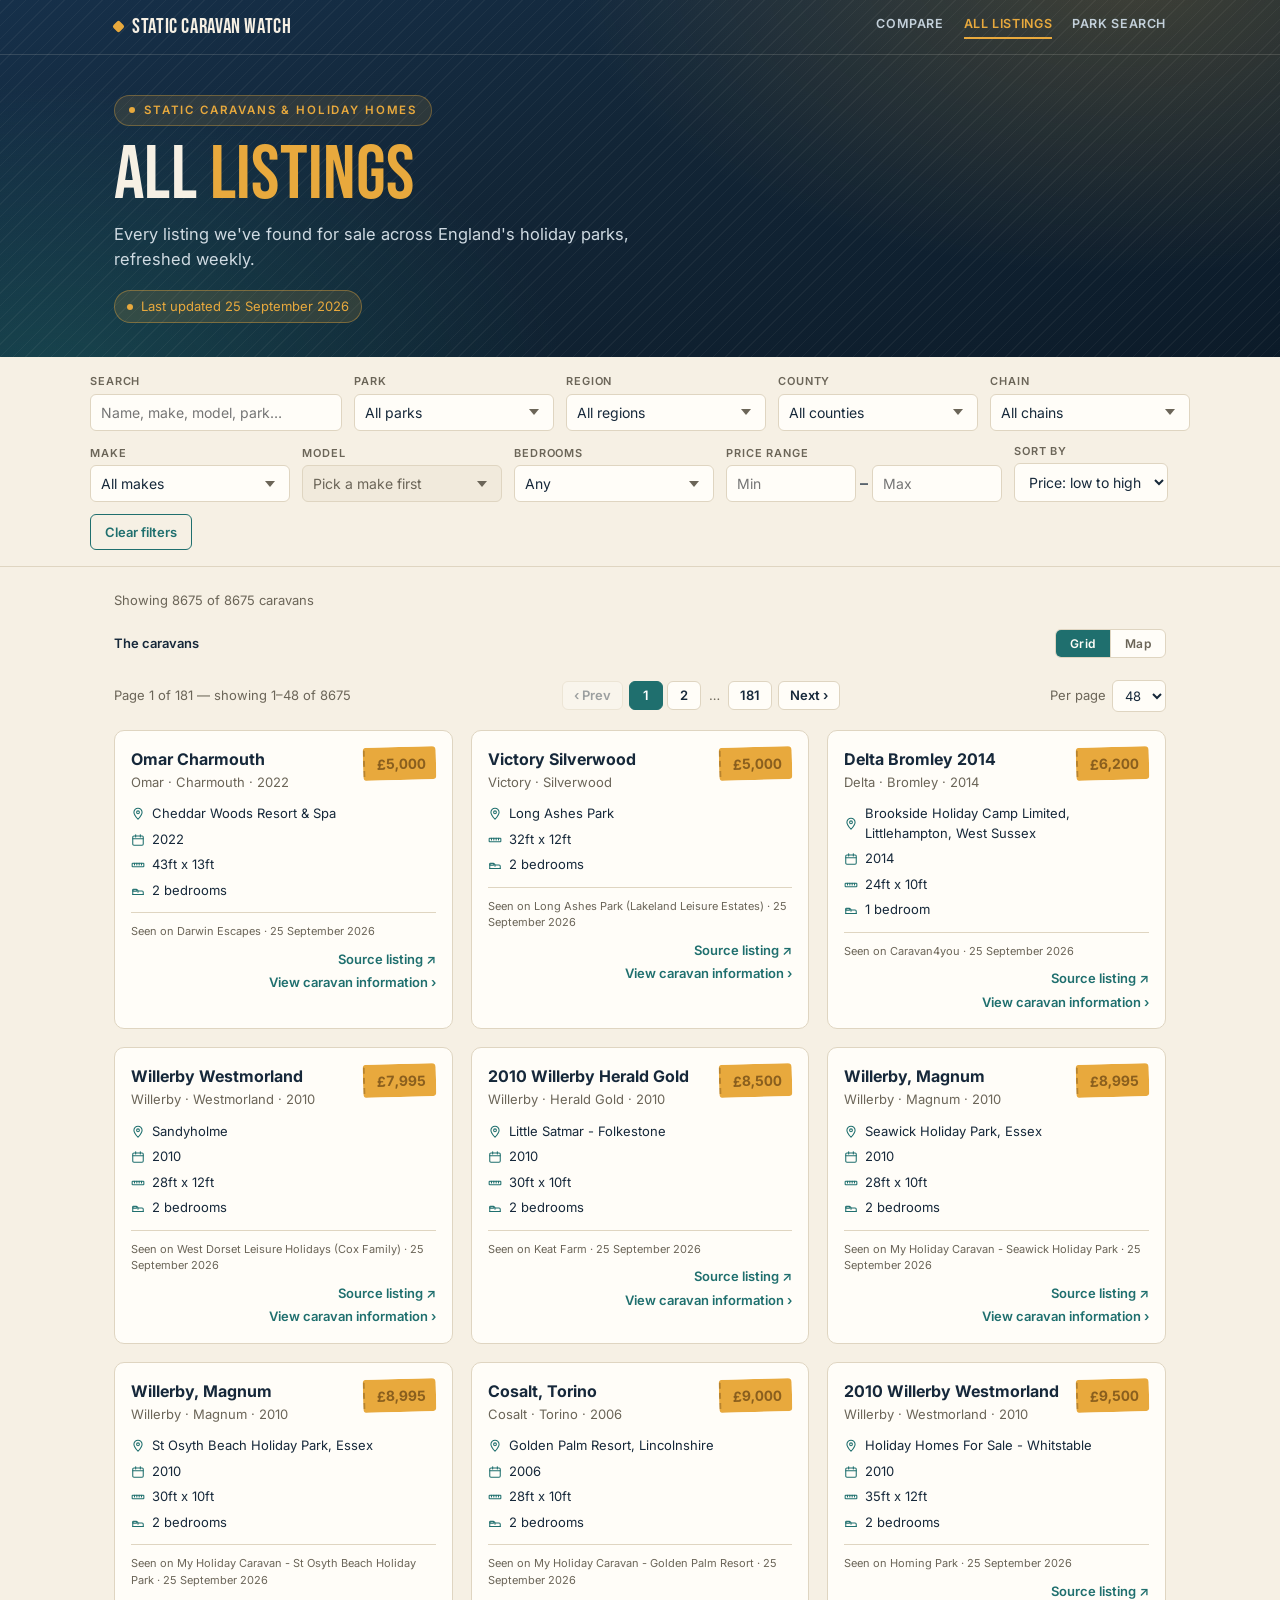
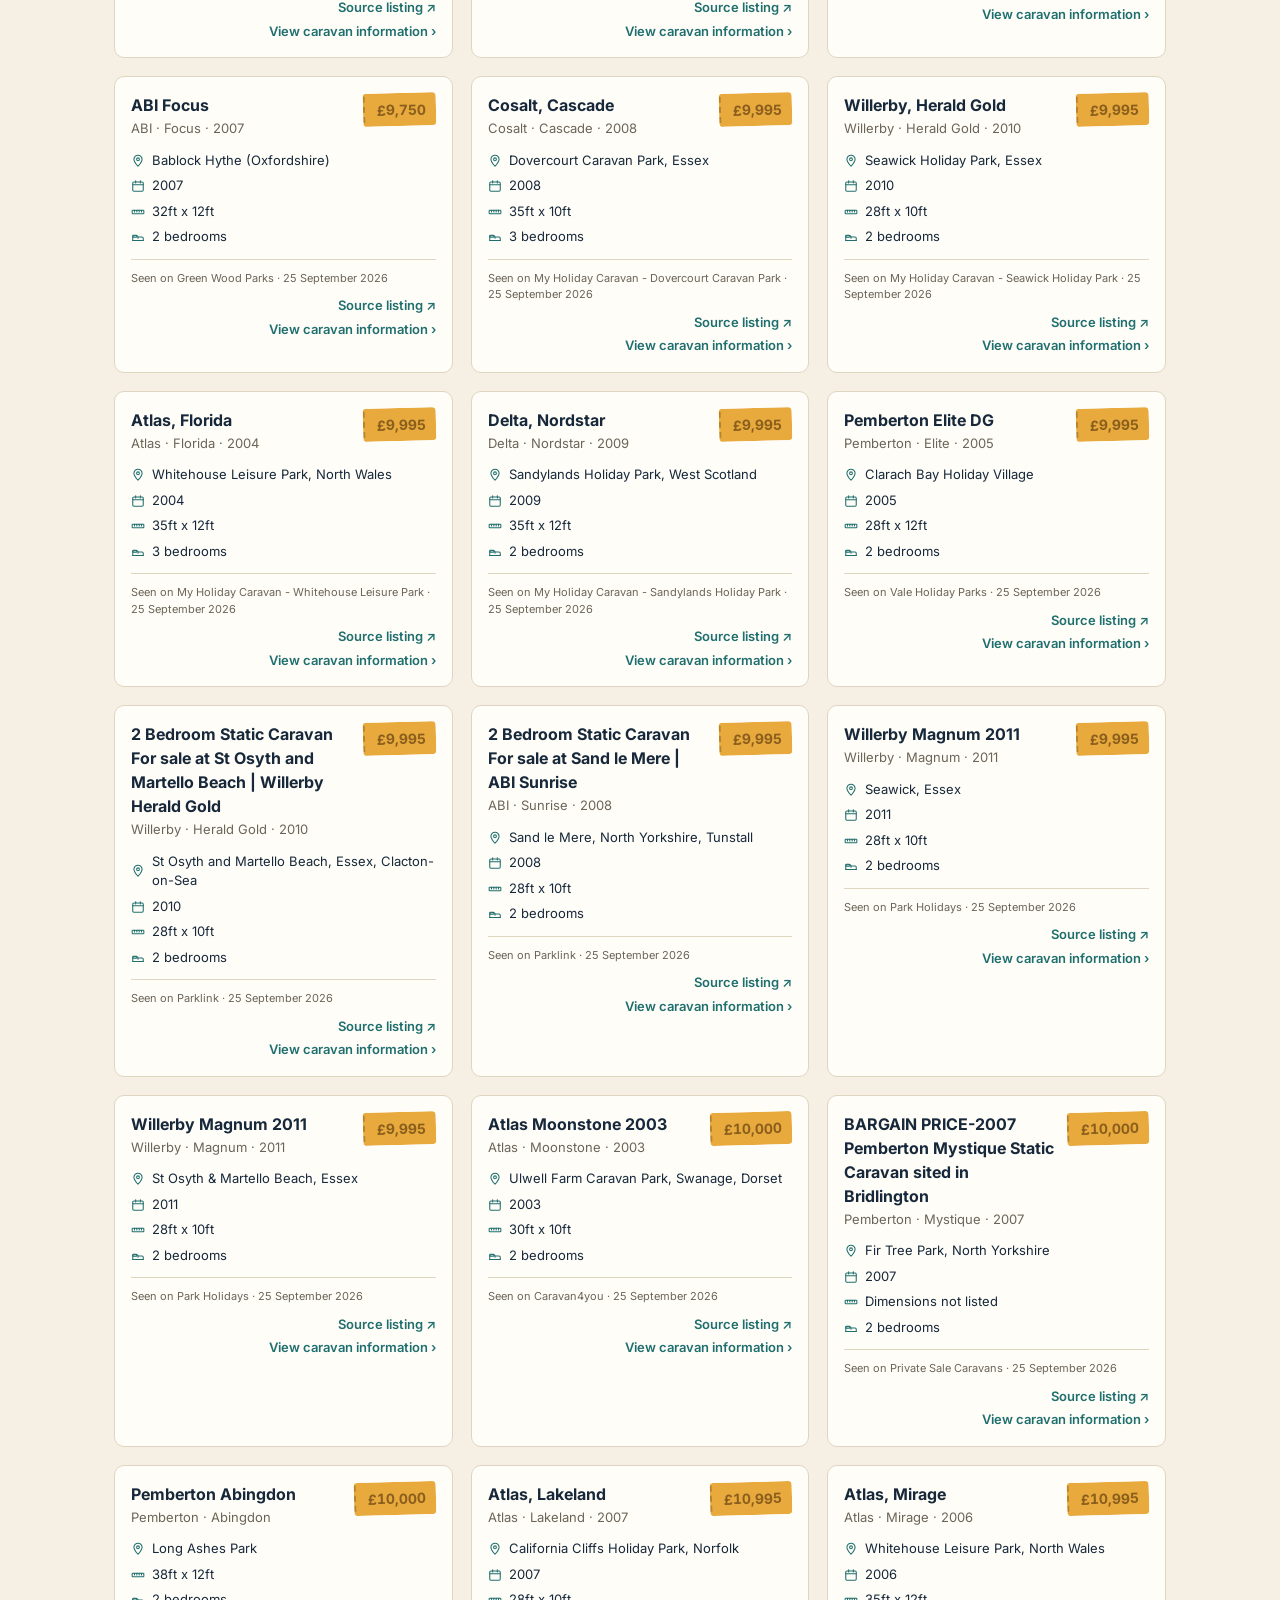
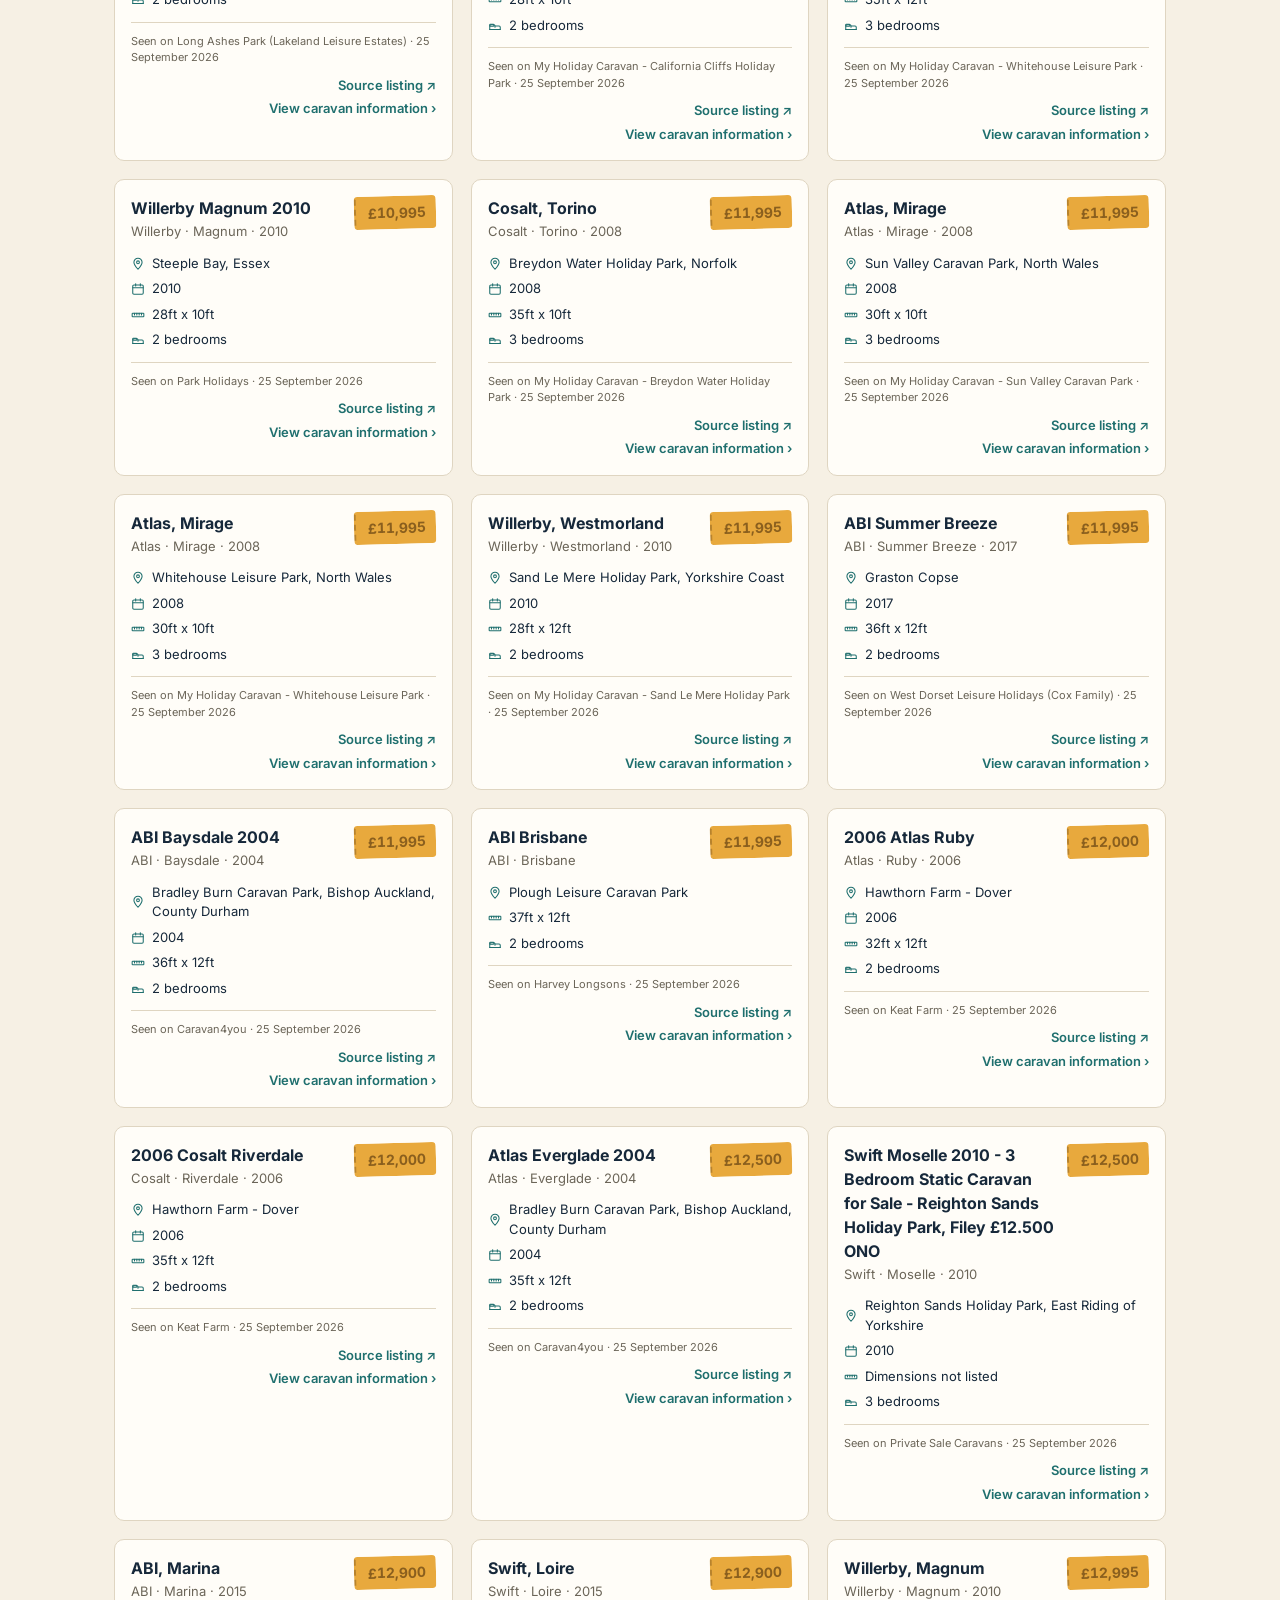
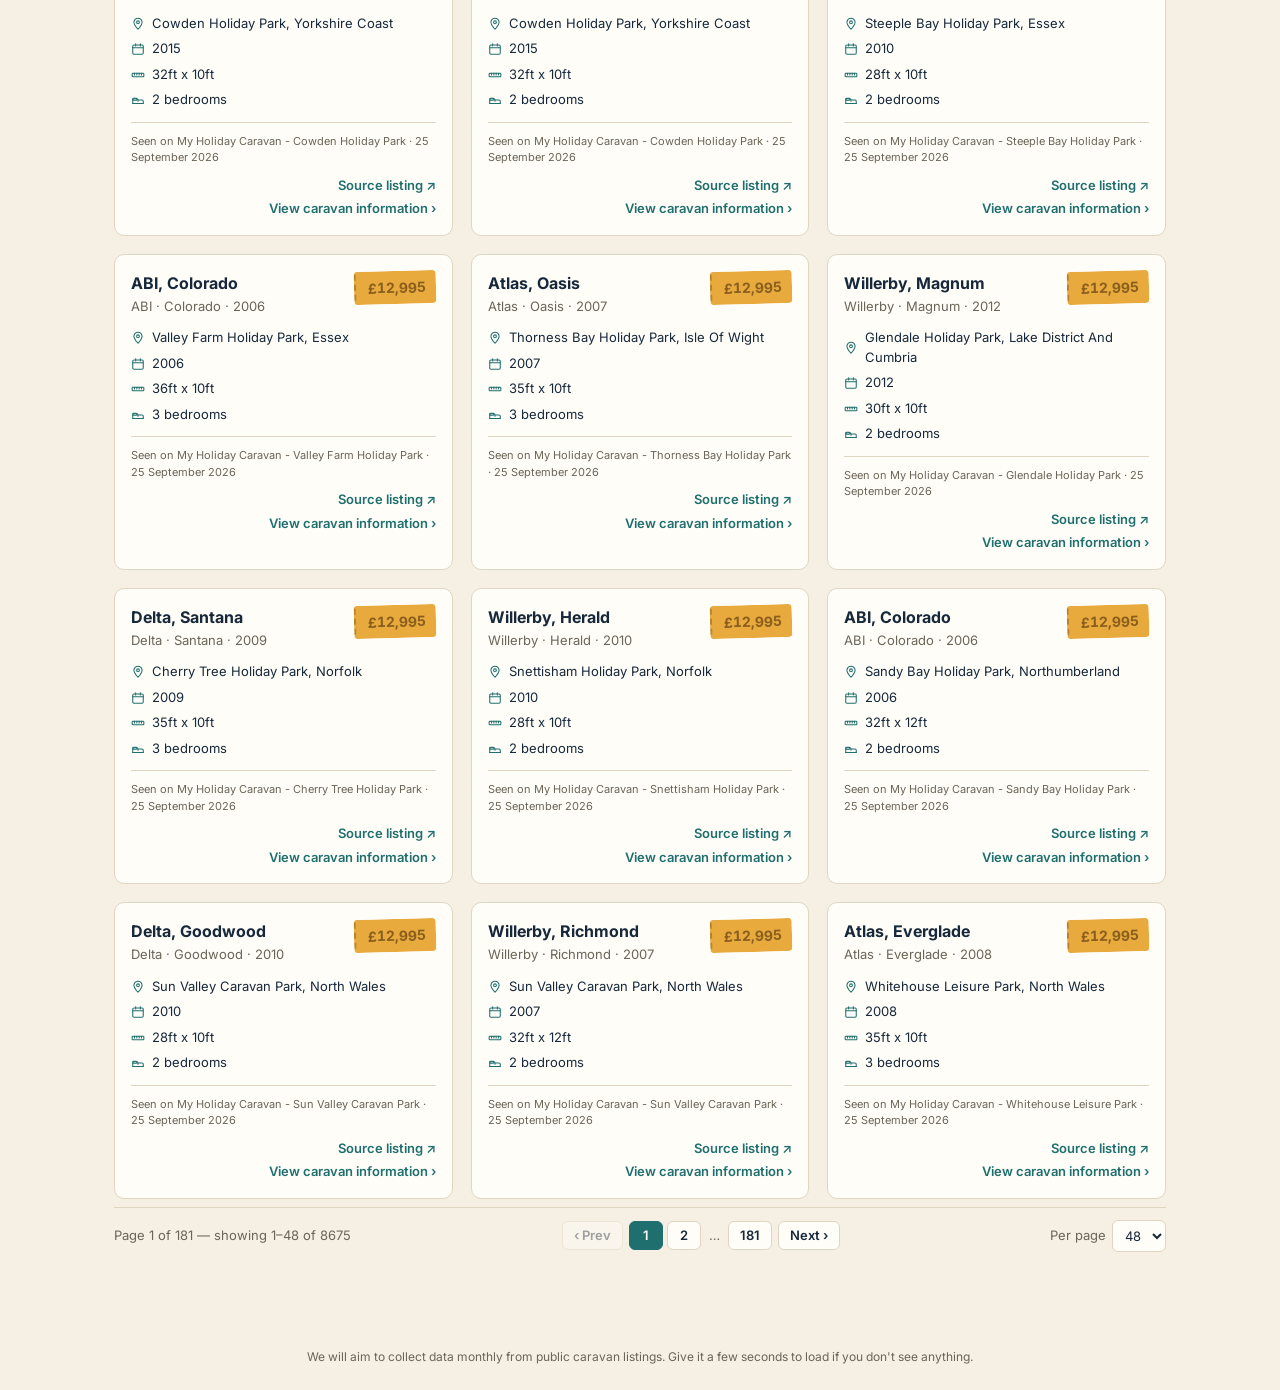
<file: caravans.html>
<!DOCTYPE html>
<html lang="en">
<head>
<meta charset="UTF-8">
<meta name="viewport" content="width=device-width, initial-scale=1.0">
<title>Static Caravan Watch</title>
<link rel="preconnect" href="https://fonts.googleapis.com">
<link rel="preconnect" href="https://fonts.gstatic.com" crossorigin>
<link href="https://fonts.googleapis.com/css2?family=Bebas+Neue&family=Inter:wght@400;500;600;700&display=swap" rel="stylesheet">
<link rel="stylesheet" href="leaflet.css">
<style>
  :root {
    --ink: #16283A;
    --navy: #122536;
    --navy-deep: #0C1B29;
    --cream: #F6F0E4;
    --card: #FFFDF8;
    --mustard: #E8A93D;
    --mustard-dark: #8A5F1E;
    --teal: #1F6F6E;
    --coral: #C6503F;
    --line: #DFD5C1;
    --muted: #6B6558;
    --font-display: 'Bebas Neue', sans-serif;
    --font-body: 'Inter', system-ui, -apple-system, sans-serif;
  }

  * { box-sizing: border-box; }

  body {
    margin: 0;
    font-family: var(--font-body);
    background: var(--cream);
    color: var(--ink);
    line-height: 1.5;
  }

  a { color: var(--teal); }

  /* ---------- Header (shared across the site) ---------- */
  header.hero {
    position: relative;
    overflow: hidden;
    background: var(--navy-deep);
    color: var(--cream);
    padding: 0 0 34px;
  }

  /* soft colour wash + fine texture, all in CSS so nothing extra to load */
  header.hero::before {
    content: "";
    position: absolute;
    inset: 0;
    background:
      radial-gradient(90ch 50ch at 88% -10%, rgba(232, 169, 61, 0.22), transparent 62%),
      radial-gradient(80ch 46ch at 4% 106%, rgba(31, 111, 110, 0.42), transparent 64%),
      linear-gradient(160deg, #16304A 0%, var(--navy) 46%, var(--navy-deep) 100%);
  }

  header.hero::after {
    content: "";
    position: absolute;
    inset: 0;
    opacity: 0.05;
    background-image:
      repeating-linear-gradient(135deg, rgba(246, 240, 228, 0.9) 0 1px, transparent 1px 9px);
  }

  /* ---------- Top bar ---------- */
  .topbar-wrap {
    position: relative;
    z-index: 3;
    border-bottom: 1px solid rgba(246, 240, 228, 0.14);
  }

  .topbar {
    max-width: 1100px;
    margin: 0 auto;
    padding: 15px 24px;
    display: flex;
    align-items: center;
    justify-content: space-between;
    flex-wrap: wrap;
    gap: 12px 22px;
  }

  .topbar-brand {
    display: inline-flex;
    align-items: center;
    gap: 9px;
    text-decoration: none;
    color: var(--cream);
    font-family: var(--font-display);
    font-weight: 400;
    font-size: 21px;
    letter-spacing: 0.03em;
    line-height: 1;
    white-space: nowrap;
  }

  .topbar-brand .mark {
    width: 9px;
    height: 9px;
    border-radius: 2px;
    background: var(--mustard);
    transform: rotate(45deg);
    flex-shrink: 0;
  }

  nav.topbar-nav {
    display: flex;
    flex-wrap: wrap;
    align-items: center;
    gap: 20px;
  }

  nav.topbar-nav a {
    color: #C3D0DA;
    text-decoration: none;
    font-size: 12.5px;
    font-weight: 600;
    letter-spacing: 0.05em;
    text-transform: uppercase;
    border-bottom: 2px solid transparent;
    padding-bottom: 3px;
    transition: color 0.16s ease, border-color 0.16s ease;
  }

  nav.topbar-nav a:hover { color: var(--mustard); }
  nav.topbar-nav a.active { color: var(--mustard); border-bottom-color: var(--mustard); }
  nav.topbar-nav a:focus-visible { outline: 2px solid var(--mustard); outline-offset: 3px; border-radius: 2px; }

  .hero-inner {
    position: relative;
    z-index: 1;
    max-width: 1100px;
    margin: 0 auto;
    padding: 40px 24px 0;
  }

  .hero-eyebrow {
    display: inline-flex;
    align-items: center;
    gap: 9px;
    font-size: 11.5px;
    letter-spacing: 0.16em;
    text-transform: uppercase;
    color: var(--mustard);
    font-weight: 600;
    background: rgba(232, 169, 61, 0.12);
    border: 1px solid rgba(232, 169, 61, 0.34);
    padding: 6px 14px;
    border-radius: 999px;
    margin: 0 0 16px;
  }
  .hero-eyebrow .dot {
    width: 6px; height: 6px; border-radius: 50%;
    background: var(--mustard);
  }

  h1.hero-title {
    font-family: var(--font-display);
    font-weight: 400;
    font-size: clamp(44px, 8vw, 76px);
    letter-spacing: 0.005em;
    margin: 0 0 12px;
    line-height: 0.9;
  }
  h1.hero-title .accent { color: var(--mustard); }

  .hero-sub {
    font-size: 16.5px;
    color: #CFDAE2;
    max-width: 52ch;
    margin: 0 0 18px;
  }

  .hero-updated {
    display: inline-flex;
    align-items: center;
    gap: 8px;
    font-size: 13px;
    background: rgba(232, 169, 61, 0.14);
    border: 1px solid rgba(232, 169, 61, 0.4);
    color: var(--mustard);
    padding: 6px 12px;
    border-radius: 999px;
  }

  .hero-updated .dot {
    width: 6px; height: 6px; border-radius: 50%;
    background: var(--mustard);
  }

  @media (max-width: 640px) {
    header.hero { padding: 0 0 26px; }
    .hero-inner { padding-top: 32px; }
    .topbar { gap: 10px 16px; }
    nav.topbar-nav { gap: 14px; }
    nav.topbar-nav a { font-size: 11.5px; }
  }



  /* ---------- Filter bar ---------- */
  .filter-bar {
    position: sticky;
    top: 0;
    z-index: 10;
    background: var(--cream);
    border-bottom: 1px solid var(--line);
    padding: 16px 24px;
  }

  .filter-inner {
    max-width: 1100px;
    margin: 0 auto;
    display: flex;
    flex-wrap: wrap;
    gap: 12px;
    align-items: end;
  }

  .field {
    display: flex;
    flex-direction: column;
    gap: 4px;
  }

  .field label {
    font-size: 11px;
    text-transform: uppercase;
    letter-spacing: 0.08em;
    color: var(--muted);
    font-weight: 600;
  }

  .field input, .field select {
    font-family: var(--font-body);
    font-size: 14px;
    padding: 9px 10px;
    border: 1px solid var(--line);
    border-radius: 6px;
    background: var(--card);
    color: var(--ink);
    min-width: 130px;
  }

  .field input:focus, .field select:focus {
    outline: 2px solid var(--teal);
    outline-offset: 1px;
  }

  #search { min-width: 220px; }
  .price-field { flex-direction: row; align-items: center; gap: 6px; }
  .price-field input { width: 90px; }

  /* ---------- Multi-select filter dropdown ---------- */
  .multiselect { position: relative; }

  .ms-toggle {
    font-family: var(--font-body);
    font-size: 14px;
    padding: 9px 28px 9px 10px;
    border: 1px solid var(--line);
    border-radius: 6px;
    background: var(--card) url('data:image/svg+xml;utf8,<svg xmlns="http://www.w3.org/2000/svg" width="10" height="6"><path d="M0 0l5 6 5-6z" fill="%236B6558"/></svg>') no-repeat right 14px center;
    color: var(--ink);
    min-width: 200px;
    max-width: 300px;
    text-align: left;
    cursor: pointer;
    white-space: nowrap;
    overflow: hidden;
    text-overflow: ellipsis;
  }

  .ms-toggle:focus, .ms-toggle.open {
    outline: 2px solid var(--teal);
    outline-offset: 1px;
  }

  .ms-panel {
    position: absolute;
    top: calc(100% + 4px);
    left: 0;
    z-index: 20;
    width: max(280px, 100%);
    background: var(--card);
    border: 1px solid var(--line);
    border-radius: 8px;
    box-shadow: 0 8px 24px rgba(22, 40, 58, 0.16);
    padding: 10px;
    display: flex;
    flex-direction: column;
    gap: 8px;
  }

  .ms-panel.hidden { display: none; }

  .ms-search {
    font-family: var(--font-body);
    font-size: 13px;
    padding: 7px 8px;
    border: 1px solid var(--line);
    border-radius: 5px;
    background: #fff;
    color: var(--ink);
    width: 100%;
  }

  .ms-search:focus {
    outline: 2px solid var(--teal);
    outline-offset: 1px;
  }

  .ms-actions {
    display: flex;
    justify-content: space-between;
    gap: 8px;
  }

  .ms-link-btn {
    font-family: var(--font-body);
    font-size: 11px;
    font-weight: 600;
    color: var(--teal);
    background: none;
    border: none;
    padding: 2px 4px;
    cursor: pointer;
    text-transform: uppercase;
    letter-spacing: 0.04em;
  }
  .ms-link-btn:hover { text-decoration: underline; }

  .ms-options {
    max-height: 320px;
    overflow-y: auto;
    display: flex;
    flex-direction: column;
  }

  .ms-option {
    display: inline-flex;
    align-items: center;
    gap: 6px;
    align-self: flex-start;
    width: fit-content;
    max-width: 100%;
    padding: 3px 4px;
    font-size: 13px;
    border-radius: 4px;
    cursor: pointer;
  }

  .ms-option:hover { background: rgba(31, 111, 110, 0.08); }

  .ms-option input[type="checkbox"] {
    accent-color: var(--teal);
    width: 16px;
    height: 16px;
    min-width: 0;
    padding: 0;
    margin: 0;
    border-radius: 0;
    flex-shrink: 0;
  }

  .ms-empty {
    font-size: 12px;
    color: var(--muted);
    padding: 8px 4px;
    text-align: center;
    margin: 0;
  }

  .ms-toggle:disabled {
    color: var(--muted);
    cursor: not-allowed;
    background-color: rgba(223, 213, 193, 0.25);
  }

  .mm-count {
    font-size: 11px;
    color: var(--teal);
    font-weight: 600;
    white-space: nowrap;
    flex-shrink: 0;
    padding-right: 4px;
  }

  .mm-models {
    margin: 0 0 6px 26px;
    padding-left: 8px;
    border-left: 2px solid var(--line);
    display: flex;
    flex-direction: column;
  }

  .mm-models .ms-option { font-size: 12.5px; }

  .clear-btn {
    font-family: var(--font-body);
    font-size: 13px;
    font-weight: 600;
    color: var(--teal);
    background: none;
    border: 1px solid var(--teal);
    border-radius: 6px;
    padding: 9px 14px;
    cursor: pointer;
  }
  .clear-btn:hover { background: rgba(31, 111, 110, 0.08); }

  /* ---------- Results ---------- */
  main {
    max-width: 1100px;
    margin: 0 auto;
    padding: 20px 24px 60px;
  }

  .park-banner {
    display: flex;
    flex-wrap: wrap;
    align-items: center;
    justify-content: space-between;
    gap: 10px;
    background: rgba(31, 111, 110, 0.09);
    border: 1px solid rgba(31, 111, 110, 0.28);
    border-radius: 8px;
    padding: 10px 14px;
    font-size: 14px;
    margin: 4px 0 14px;
  }

  .park-banner a {
    font-size: 13px;
    font-weight: 600;
    text-decoration: none;
    white-space: nowrap;
  }
  .park-banner a:hover { text-decoration: underline; }

  .results-count {
    font-size: 13px;
    color: var(--muted);
    margin: 4px 0 18px;
  }

  /* ---------- price comparison for the chains ticked in the Chain filter ---------- */
  .chain-compare {
    background: var(--card);
    border: 1px solid var(--line);
    border-radius: 12px;
    padding: 16px 18px;
    margin: 0 0 22px;
  }
  .chain-compare.hidden { display: none; }
  .chain-compare h2 {
    font-family: var(--font-display);
    font-weight: 400;
    font-size: 24px;
    letter-spacing: 0.01em;
    margin: 0 0 2px;
  }
  .chain-compare .cc-sub {
    font-size: 12.5px;
    color: var(--muted);
    margin: 0 0 12px;
  }
  .cc-scroll { overflow-x: auto; }
  .cc-table {
    width: 100%;
    border-collapse: collapse;
    font-size: 13.5px;
    font-variant-numeric: tabular-nums;
  }
  .cc-table th, .cc-table td {
    padding: 8px 10px;
    border-bottom: 1px solid var(--line);
    text-align: right;
    white-space: nowrap;
  }
  .cc-table th:first-child, .cc-table td:first-child { text-align: left; white-space: normal; }
  .cc-table th {
    font-size: 11px;
    text-transform: uppercase;
    letter-spacing: 0.07em;
    color: var(--muted);
    font-weight: 600;
  }
  .cc-table tr:last-child td { border-bottom: none; }
  .cc-table td.cc-name { font-weight: 700; }
  .cc-table td.cc-median { font-weight: 700; color: var(--teal); }
  .cc-table td.cc-none { color: var(--muted); }

  /* ---------- grid / map switch ---------- */
  .results-bar {
    display: flex;
    align-items: center;
    justify-content: space-between;
    gap: 12px;
    flex-wrap: wrap;
    margin: 0 0 10px;
  }
  .results-bar .results-label {
    margin: 0;
    font-size: 13px;
    font-weight: 600;
    color: var(--ink);
  }
  .view-toggle {
    display: inline-flex;
    border: 1px solid var(--line);
    border-radius: 6px;
    overflow: hidden;
    background: var(--card);
  }
  .view-btn {
    font-family: var(--font-body);
    font-size: 12px;
    font-weight: 600;
    letter-spacing: 0.04em;
    padding: 6px 14px;
    border: none;
    background: transparent;
    color: var(--muted);
    cursor: pointer;
  }
  .view-btn + .view-btn { border-left: 1px solid var(--line); }
  .view-btn:hover { color: var(--ink); }
  .view-btn.active { background: var(--teal); color: #FFFDF8; }

  .park-map-wrap { margin: 0 0 20px; }
  .park-map-wrap.hidden { display: none; }
  .park-map {
    height: 600px;
    width: 100%;
    border-radius: 12px;
    border: 1px solid var(--line);
    background: var(--card);
  }
  .park-map-hint { font-size: 12px; color: var(--muted); margin: 8px 0 0; }
  .pagination.hidden, .grid.hidden { display: none; }

  .leaflet-popup-content-wrapper {
    background: var(--card);
    color: var(--ink);
    border-radius: 10px;
    box-shadow: 0 4px 14px rgba(22,40,58,0.22);
  }
  .leaflet-popup-content { font-family: var(--font-body); margin: 12px 14px; min-width: 210px; }
  .leaflet-popup-tip { background: var(--card); }
  .popup-park-name { font-weight: 700; font-size: 14px; margin: 0 0 4px; line-height: 1.3; }
  .popup-park-meta { font-size: 12px; color: var(--muted); margin-bottom: 8px; }
  .popup-group-title {
    font-size: 11px;
    text-transform: uppercase;
    letter-spacing: 0.07em;
    font-weight: 700;
    color: var(--muted);
    margin: 0 0 8px;
  }
  .popup-park-list { max-height: 280px; overflow-y: auto; margin: 0 -4px 0 0; padding-right: 4px; }
  .popup-park-item + .popup-park-item { border-top: 1px solid var(--line); margin-top: 10px; padding-top: 10px; }
  .popup-vans { list-style: none; margin: 0 0 8px; padding: 0; }
  .popup-vans {
    max-height: 240px;
    overflow-y: auto;
    padding-right: 4px;
  }
  .popup-vans li {
    font-size: 12.5px;
    padding: 4px 0;
    border-top: 1px solid rgba(223, 213, 193, 0.55);
  }
  .popup-van-row {
    display: flex;
    justify-content: space-between;
    gap: 10px;
  }
  .popup-van-facts { display: block; font-size: 11.5px; color: var(--muted); margin-top: 1px; }
  .popup-vans li:first-child { border-top: none; }
  .leaflet-container a.popup-van-link { color: var(--ink); text-decoration: none; font-weight: 600; }
  .leaflet-container a.popup-van-link:hover { color: var(--teal); text-decoration: underline; }
  .popup-van-price { color: var(--mustard-dark); font-weight: 700; white-space: nowrap; }
  .pin-count { font-family: var(--font-body); font-size: 14px; font-weight: 700; }
  .popup-park-actions { display: flex; flex-wrap: wrap; gap: 8px; }
  /* Leaflet's own `.leaflet-container a` rule outranks a bare class, hence the prefix */
  .leaflet-container a.popup-park-btn {
    display: inline-block;
    font-size: 12px;
    font-weight: 700;
    color: var(--cream);
    background: var(--ink);
    text-decoration: none;
    padding: 6px 11px;
    border-radius: 6px;
    line-height: 1;
    border: 1px solid var(--ink);
  }
  .leaflet-container a.popup-park-btn:hover { background: #234e78; color: var(--cream); }
  .leaflet-container a.popup-park-info { color: var(--ink); background: transparent; }
  .leaflet-container a.popup-park-info:hover { color: var(--cream); background: var(--ink); }

  .grid {
    display: grid;
    grid-template-columns: repeat(auto-fill, minmax(270px, 1fr));
    gap: 18px;
  }

  /* ---------- Pagination ---------- */
  .pagination {
    display: flex;
    flex-wrap: wrap;
    align-items: center;
    justify-content: space-between;
    gap: 12px;
    padding: 12px 0;
  }

  .pagination.top { margin-bottom: 6px; }
  .pagination.bottom {
    margin-top: 8px;
    border-top: 1px solid var(--line);
  }

  .pagination-info {
    font-size: 13px;
    color: var(--muted);
  }

  .pagination-controls {
    display: flex;
    align-items: center;
    gap: 6px;
    flex-wrap: wrap;
  }

  .page-btn, .page-num-btn {
    font-family: var(--font-body);
    font-size: 13px;
    font-weight: 600;
    color: var(--ink);
    background: var(--card);
    border: 1px solid var(--line);
    border-radius: 6px;
    padding: 7px 11px;
    cursor: pointer;
    line-height: 1;
  }

  .page-btn:hover:not(:disabled), .page-num-btn:hover:not(.active) {
    border-color: var(--teal);
    color: var(--teal);
  }

  .page-btn:disabled {
    opacity: 0.4;
    cursor: default;
  }

  .page-num-btn {
    min-width: 34px;
    text-align: center;
  }

  .page-num-btn.active {
    background: var(--teal);
    border-color: var(--teal);
    color: #fff;
    cursor: default;
  }

  .page-numbers {
    display: flex;
    align-items: center;
    gap: 4px;
    flex-wrap: wrap;
  }

  .page-ellipsis {
    padding: 0 4px;
    color: var(--muted);
    font-size: 13px;
  }

  .page-size-field {
    display: flex;
    align-items: center;
    gap: 6px;
    font-size: 13px;
    color: var(--muted);
  }

  .page-size-field select {
    font-family: var(--font-body);
    font-size: 13px;
    padding: 6px 8px;
    border: 1px solid var(--line);
    border-radius: 6px;
    background: var(--card);
    color: var(--ink);
  }

  @media (max-width: 640px) {
    .pagination { flex-direction: column; align-items: stretch; }
    .pagination-controls { justify-content: center; }
    .page-size-field { justify-content: center; }
  }

  .card {
    background: var(--card);
    border: 1px solid var(--line);
    border-radius: 10px;
    padding: 16px;
    display: flex;
    flex-direction: column;
    gap: 12px;
  }

  .card-top {
    display: flex;
    justify-content: space-between;
    align-items: flex-start;
    gap: 10px;
  }

  .card-name {
    font-size: 16px;
    font-weight: 700;
    margin: 0 0 2px;
  }

  .card-name-link {
    color: inherit;
    text-decoration: none;
  }
  .card-name-link:hover, .card-name-link:focus-visible {
    color: var(--teal);
    text-decoration: underline;
  }

  .card-make {
    font-size: 13px;
    color: var(--muted);
    margin: 0;
  }

  .card-model {
    font-size: 13px;
    color: var(--muted);
    margin: 0;
  }

  .price-tag {
    flex-shrink: 0;
    background: var(--mustard);
    color: var(--mustard-dark);
    font-weight: 700;
    font-size: 14px;
    font-variant-numeric: tabular-nums;
    padding: 6px 10px 6px 12px;
    border-radius: 4px;
    border-left: 2px dashed rgba(138, 95, 30, 0.5);
    transform: rotate(-1.5deg);
    white-space: nowrap;
  }

  .card-meta {
    list-style: none;
    margin: 0;
    padding: 0;
    display: flex;
    flex-direction: column;
    gap: 6px;
    font-size: 13px;
    color: var(--ink);
  }

  .card-meta li {
    display: flex;
    align-items: center;
    gap: 7px;
  }

  .card-meta svg {
    flex-shrink: 0;
    width: 14px;
    height: 14px;
    color: var(--teal);
  }

  .card-footer {
    border-top: 1px solid var(--line);
    padding-top: 10px;
    display: flex;
    justify-content: space-between;
    align-items: center;
    gap: 10px;
    flex-wrap: wrap;
  }

  .card-source {
    font-size: 11px;
    color: var(--muted);
  }

  /* the two links stack, right-aligned, under the "seen on" note */
  .card-links {
    display: flex;
    flex-direction: column;
    align-items: flex-end;
    gap: 4px;
    margin-left: auto;   /* stays on the right even when the footer wraps */
  }

  .card-link {
    font-size: 13px;
    font-weight: 600;
    text-decoration: none;
    white-space: nowrap;
  }
  .card-link:hover { text-decoration: underline; }

  /* ---------- Empty / error states ---------- */
  .state-msg {
    text-align: center;
    padding: 60px 20px;
    color: var(--muted);
  }
  .state-msg h2 {
    font-family: var(--font-display);
    font-weight: 400;
    font-size: 28px;
    color: var(--ink);
    margin: 0 0 8px;
    letter-spacing: 0.01em;
  }
  .state-msg p { margin: 0 0 16px; font-size: 14px; }
  .state-msg code {
    background: var(--line);
    padding: 2px 6px;
    border-radius: 4px;
    font-size: 12px;
  }

  footer {
    text-align: center;
    font-size: 12px;
    color: var(--muted);
    padding: 24px;
  }

  @media (max-width: 640px) {
    .filter-inner { flex-direction: column; align-items: stretch; }
    .field input, .field select { min-width: 0; width: 100%; }
    .ms-toggle { min-width: 0; max-width: none; width: 100%; }
    .ms-panel { width: 100%; }
    .price-field { flex-direction: row; }
  }
</style>
</head>
<body>

<header class="hero">
  <div class="topbar-wrap">
    <div class="topbar">
      <a class="topbar-brand" href="index.html" title="Home" aria-label="Static Caravan Watch — home"><span class="mark"></span>Static Caravan Watch</a>
      <nav class="topbar-nav">
        <a href="compare.html">Compare</a>
        <a href="caravans.html" class="active">All listings</a>
        <a href="map.html">park search</a>
      </nav>
    </div>
  </div>
  <div class="hero-inner">
    <p class="hero-eyebrow"><span class="dot"></span>Static caravans &amp; holiday homes</p>
    <h1 class="hero-title">All <span class="accent">Listings</span></h1>
    <p class="hero-sub">Every listing we've found for sale across England's holiday parks, refreshed weekly.</p>
    <span class="hero-updated" id="updated-badge"><span class="dot"></span>Loading&hellip;</span>
  </div>
</header>


<div class="filter-bar">
  <div class="filter-inner">
    <div class="field" style="flex: 1 1 200px;">
      <label for="search">Search</label>
      <input id="search" type="text" placeholder="Name, make, model, park&hellip;">
    </div>
    <div class="field">
      <label id="location-label">Park</label>
      <div class="multiselect" data-key="location">
        <button type="button" class="ms-toggle" aria-haspopup="listbox" aria-expanded="false" aria-labelledby="location-label">All parks</button>
        <div class="ms-panel hidden" role="listbox">
          <input type="text" class="ms-search" placeholder="Search parks&hellip;">
          <div class="ms-actions">
            <button type="button" class="ms-link-btn ms-select-all">Select all</button>
            <button type="button" class="ms-link-btn ms-clear">Clear</button>
          </div>
          <div class="ms-options"></div>
        </div>
      </div>
    </div>
    <div class="field">
      <label id="region-label">Region</label>
      <div class="multiselect" data-key="region">
        <button type="button" class="ms-toggle" aria-haspopup="listbox" aria-expanded="false" aria-labelledby="region-label">All regions</button>
        <div class="ms-panel hidden" role="listbox">
          <input type="text" class="ms-search" placeholder="Search regions&hellip;">
          <div class="ms-actions">
            <button type="button" class="ms-link-btn ms-select-all">Select all</button>
            <button type="button" class="ms-link-btn ms-clear">Clear</button>
          </div>
          <div class="ms-options"></div>
        </div>
      </div>
    </div>
    <div class="field">
      <label id="county-label">County</label>
      <div class="multiselect" data-key="county">
        <button type="button" class="ms-toggle" aria-haspopup="listbox" aria-expanded="false" aria-labelledby="county-label">All counties</button>
        <div class="ms-panel hidden" role="listbox">
          <input type="text" class="ms-search" placeholder="Search counties&hellip;">
          <div class="ms-actions">
            <button type="button" class="ms-link-btn ms-select-all">Select all</button>
            <button type="button" class="ms-link-btn ms-clear">Clear</button>
          </div>
          <div class="ms-options"></div>
        </div>
      </div>
    </div>
    <div class="field">
      <label id="chain-label">Chain</label>
      <div class="multiselect" data-key="chain">
        <button type="button" class="ms-toggle" aria-haspopup="listbox" aria-expanded="false" aria-labelledby="chain-label">All chains</button>
        <div class="ms-panel hidden" role="listbox">
          <input type="text" class="ms-search" placeholder="Search chains&hellip;">
          <div class="ms-actions">
            <button type="button" class="ms-link-btn ms-select-all">Select all</button>
            <button type="button" class="ms-link-btn ms-clear">Clear</button>
          </div>
          <div class="ms-options"></div>
        </div>
      </div>
    </div>
    <div class="field">
      <label id="make-label">Make</label>
      <div class="multiselect" data-key="make">
        <button type="button" class="ms-toggle" aria-haspopup="listbox" aria-expanded="false" aria-labelledby="make-label">All makes</button>
        <div class="ms-panel hidden" role="listbox">
          <input type="text" class="ms-search" placeholder="Search makes&hellip;">
          <div class="ms-actions">
            <button type="button" class="ms-link-btn ms-select-all">Select all</button>
            <button type="button" class="ms-link-btn ms-clear">Clear</button>
          </div>
          <div class="ms-options"></div>
        </div>
      </div>
    </div>
    <div class="field">
      <label id="model-label">Model</label>
      <div class="multiselect" data-key="model">
        <button type="button" class="ms-toggle" aria-haspopup="listbox" aria-expanded="false" aria-labelledby="model-label" disabled>Pick a make first</button>
        <div class="ms-panel hidden" role="listbox">
          <input type="text" class="ms-search" placeholder="Search models&hellip;">
          <div class="ms-actions">
            <button type="button" class="ms-link-btn ms-select-all">Select all</button>
            <button type="button" class="ms-link-btn ms-clear">Clear</button>
          </div>
          <div class="ms-options"></div>
        </div>
      </div>
    </div>
    <div class="field">
      <label id="bedrooms-label">Bedrooms</label>
      <div class="multiselect" data-key="bedrooms">
        <button type="button" class="ms-toggle" aria-haspopup="listbox" aria-expanded="false" aria-labelledby="bedrooms-label">Any</button>
        <div class="ms-panel hidden" role="listbox">
          <input type="text" class="ms-search" placeholder="Search bedrooms&hellip;">
          <div class="ms-actions">
            <button type="button" class="ms-link-btn ms-select-all">Select all</button>
            <button type="button" class="ms-link-btn ms-clear">Clear</button>
          </div>
          <div class="ms-options"></div>
        </div>
      </div>
    </div>
    <div class="field">
      <label for="min-price">Price range</label>
      <div class="price-field">
        <input id="min-price" type="number" min="0" placeholder="Min">
        <span>&ndash;</span>
        <input id="max-price" type="number" min="0" placeholder="Max">
      </div>
    </div>
    <div class="field">
      <label for="sort">Sort by</label>
      <select id="sort">
        <option value="price-asc">Price: low to high</option>
        <option value="price-desc">Price: high to low</option>
        <option value="name-asc">Name: A&ndash;Z</option>
        <option value="location-asc">Park: A&ndash;Z</option>
      </select>
    </div>
    <button class="clear-btn" id="clear-btn" type="button">Clear filters</button>
  </div>
</div>

<main>
  <p class="results-count" id="results-count" aria-live="polite"></p>

  <section class="chain-compare hidden" id="chain-compare" aria-live="polite">
    <h2>Chain price comparison</h2>
    <p class="cc-sub" id="chain-compare-sub"></p>
    <div class="cc-scroll">
      <table class="cc-table">
        <thead>
          <tr><th>Chain</th><th>Listings</th><th>Lowest</th><th>Median</th><th>Average</th><th>Highest</th><th>Avg age</th></tr>
        </thead>
        <tbody id="chain-compare-body"></tbody>
      </table>
    </div>
  </section>

  <div class="results-bar">
    <p class="results-label" id="results-label">The caravans</p>
    <div class="view-toggle" role="group" aria-label="Show results as">
      <button type="button" class="view-btn active" data-view="grid">Grid</button>
      <button type="button" class="view-btn" data-view="map">Map</button>
    </div>
  </div>

  <div class="park-map-wrap hidden" id="map-view">
    <div id="park-map" class="park-map"></div>
    <p class="park-map-hint" id="park-map-hint"></p>
  </div>

  <div class="pagination top">
    <div class="pagination-info"></div>
    <div class="pagination-controls">
      <button type="button" class="page-btn" data-action="prev">&lsaquo; Prev</button>
      <div class="page-numbers"></div>
      <button type="button" class="page-btn" data-action="next">Next &rsaquo;</button>
    </div>
    <div class="page-size-field">
      <label for="page-size-top">Per page</label>
      <select id="page-size-top" class="page-size-select">
        <option value="12">12</option>
        <option value="24">24</option>
        <option value="48" selected>48</option>
        <option value="96">96</option>
      </select>
    </div>
  </div>

  <div class="grid" id="grid"></div>

  <div class="pagination bottom">
    <div class="pagination-info"></div>
    <div class="pagination-controls">
      <button type="button" class="page-btn" data-action="prev">&lsaquo; Prev</button>
      <div class="page-numbers"></div>
      <button type="button" class="page-btn" data-action="next">Next &rsaquo;</button>
    </div>
    <div class="page-size-field">
      <label for="page-size-bottom">Per page</label>
      <select id="page-size-bottom" class="page-size-select">
        <option value="12">12</option>
        <option value="24">24</option>
        <option value="48" selected>48</option>
        <option value="96">96</option>
      </select>
    </div>
  </div>
</main>

<footer>We will aim to collect data monthly from public caravan listings. Give it a few seconds to load if you don't see anything.</footer>

<script src="leaflet.js"></script>
<script>
  const ICONS = {
    pin: '<svg viewBox="0 0 24 24" fill="none" stroke="currentColor" stroke-width="1.8" stroke-linecap="round" stroke-linejoin="round"><path d="M12 21s7-7.5 7-12a7 7 0 0 0-14 0c0 4.5 7 12 7 12z"/><circle cx="12" cy="9" r="2.4"/></svg>',
    ruler: '<svg viewBox="0 0 24 24" fill="none" stroke="currentColor" stroke-width="1.8" stroke-linecap="round" stroke-linejoin="round"><rect x="2" y="9" width="20" height="6" rx="1"/><line x1="6" y1="9" x2="6" y2="12"/><line x1="10" y1="9" x2="10" y2="12"/><line x1="14" y1="9" x2="14" y2="12"/><line x1="18" y1="9" x2="18" y2="12"/></svg>',
    bed: '<svg viewBox="0 0 24 24" fill="none" stroke="currentColor" stroke-width="1.8" stroke-linecap="round" stroke-linejoin="round"><path d="M3 18v-6a2 2 0 0 1 2-2h5a2 2 0 0 1 2 2v2"/><path d="M12 12h7a2 2 0 0 1 2 2v4"/><path d="M3 18h18"/><rect x="3" y="9" width="7" height="3.5" rx="1"/></svg>',
    calendar: '<svg viewBox="0 0 24 24" fill="none" stroke="currentColor" stroke-width="1.8" stroke-linecap="round" stroke-linejoin="round"><rect x="3" y="5" width="18" height="16" rx="2"/><line x1="16" y1="3" x2="16" y2="7"/><line x1="8" y1="3" x2="8" y2="7"/><line x1="3" y1="10" x2="21" y2="10"/></svg>'
  };

  // ---- Make & model tidy-up -------------------------------------------------
  const MM_DROP_WORDS = new Set([
    // trim / marketing levels
    'premier','premiere','permier','deluxe','delux','exclusive','elite','plus',
    'super','gold','platinum','special','edition','limited','ltd','range',
    // dealer / spec marker codes
    'lp','hf','h/f','fe','cs','cl','c/l','hm','lw','se','es','dp','wcf','bf',
    'resi','spec','upgrade','reserved','sold','new','static','fl',
    'alum','aluminium','canexel','showground',
    'lodge','lodges'
  ]);
  const MM_PITCH_RE   = /^[a-z]{0,3}\d{1,3}[a-z]?$/i;   // P63, BF48, B8, D21, H60a, 23
  const MM_SERIAL_RE  = /^[a-z]{0,2}\d{4,6}$/i;         // 007331, A09918, GS0221 - stock refs
  const MM_MKVER_RE   = /^mk\s*\d+$/i;                  // MK2, MK11 - keep
  const MM_ROMAN_RE   = /^(?:i{1,3}|iv|v|vi{0,3}|ix|x{1,3}v?i{0,3})$/i;

  function mmCleanName(raw) {
    let s = String(raw == null ? '' : raw).trim();
    if (!s) return '';
    s = s.replace(/\s*[–—-]\s+.*$/, '');   // "Salisbury - Showground"
    s = s.replace(/\([^)]*\)/g, ' ');                // "(Limited Edition Special)"
    s = s.replace(/[*!]+/g, ' ');
    s = s.replace(/\s+/g, ' ').trim();
    let toks = s.split(' ');
    if (toks.length > 1 && /^the$/i.test(toks[0])) toks = toks.slice(1);
    const kept = toks.filter(function (t, i) {
      if (i === 0) return true;
      const w = t.toLowerCase().replace(/[.,]/g, '');
      if (MM_MKVER_RE.test(w) || MM_ROMAN_RE.test(w)) return true;
      if (/^mk$/i.test(toks[i - 1]) && /^\d+$/.test(w)) return true;   // "Mk 4"
      if (MM_DROP_WORDS.has(w)) return false;
      if (/^(19|20)\d{2}$/.test(w)) return false;      // stray year
      if (MM_PITCH_RE.test(w)) return false;           // pitch / plot code
      if (MM_SERIAL_RE.test(w)) return false;
      return true;
    });
    const out = [];
    kept.forEach(function (t) {                        // "Bramshaw IV IV"
      if (!out.length || out[out.length - 1].toLowerCase() !== t.toLowerCase()) out.push(t);
    });
    if (out.length > 1 && /^series$/i.test(out[out.length - 1])) out.pop();
    const res = out.join(' ').replace(/\s+/g, ' ').trim();
    // stripping shouldn't leave a stub like "SB" out of "SB Special"
    if (res.replace(/[^A-Za-z0-9]/g, '').length >= 3) return res;
    // Cleaning left too little to be a name ("Sb Special 001558" -> "Sb"), so
    // fall back to the original wording - minus any serial code, which is
    // never part of a name whatever else is.
    const noSerial = toks.filter(function (t, i) {
      return i === 0 || !MM_SERIAL_RE.test(t.replace(/[.,]/g, ''));
    });
    return noSerial.join(' ');
  }

  // grouping key: case-, space- and punctuation-insensitive, plural-insensitive
  function mmKey(name) {
    let k = String(name == null ? '' : name).toLowerCase().replace(/[^a-z0-9]+/g, '');
    if (k.length > 4 && k.charAt(k.length - 1) === 's') k = k.slice(0, -1);
    return k;
  }

  function mmPrettier(a, b) {                          // pick the nicer-looking spelling
    const score = function (s) {
      return (s === s.toUpperCase() && /[A-Z]{2}/.test(s)) ? 0 : (s === s.toLowerCase() ? 1 : 2);
    };
    return score(b) > score(a) ? b : a;
  }
  // Fix SHOUTED or lowercased words, but leave short all-caps alone so genuine
  // initialisms (ABI, BK, LHH, SE) survive.
  function mmTitle(s) {
    return String(s).split(' ').map(function (w) {
      if (w === w.toUpperCase() && /[A-Z]/.test(w) && w.replace(/[^A-Za-z]/g, '').length < 5) return w;
      if (w !== w.toUpperCase() && w !== w.toLowerCase()) return w;
      return w.charAt(0).toUpperCase() + w.slice(1).toLowerCase();
    }).join(' ');
  }

  // Levenshtein, bailing out as soon as it exceeds `max`
  function mmDist(a, b, max) {
    if (Math.abs(a.length - b.length) > max) return max + 1;
    const rows = [];
    for (let j = 0; j <= b.length; j++) rows[j] = j;
    let prev2 = null, prev = rows;
    for (let i = 1; i <= a.length; i++) {
      const cur = [i];
      let best = i;
      for (let j = 1; j <= b.length; j++) {
        const cost = a.charAt(i - 1) === b.charAt(j - 1) ? 0 : 1;
        let v = Math.min(prev[j] + 1, cur[j - 1] + 1, prev[j - 1] + cost);
        // adjacent transposition ("Blenhiem" -> "Blenheim") counts as one slip
        if (i > 1 && j > 1 && a.charAt(i - 1) === b.charAt(j - 2) && a.charAt(i - 2) === b.charAt(j - 1)) {
          v = Math.min(v, prev2[j - 2] + 1);
        }
        cur[j] = v;
        if (v < best) best = v;
      }
      if (best > max) return max + 1;
      prev2 = prev; prev = cur;
    }
    return prev[b.length];
  }

  // Two names that differ only in a version number / roman numeral are different
  // models (Merlin II vs Merlin III), never a typo.
  function mmVersionish(a, b) {
    const strip = function (s) {
      return s.toLowerCase().replace(/[^a-z0-9 ]/g, '').split(' ')
        .filter(function (w) { return !MM_ROMAN_RE.test(w) && !/\d/.test(w); }).join(' ');
    };
    return strip(a) === strip(b);
  }

  // Fold a rare one-character misspelling into a clearly dominant sibling.
  function mmTypoMap(counts, opts) {
    const entries = [...counts.entries()].sort(function (a, b) { return b[1] - a[1]; });
    const map = new Map();
    entries.forEach(function (pair, i) {
      const rare = pair[0], rareN = pair[1];
      if (opts.maxRare && rareN > opts.maxRare) return;
      for (let j = 0; j < i; j++) {
        const big = entries[j][0], bigN = entries[j][1];
        if (bigN < opts.minTarget || bigN < rareN * opts.minRatio) continue;
        const short = Math.min(big.length, rare.length);
        if (short < 5) continue;
        if (mmVersionish(big, rare)) continue;   // "Merlin II" vs "Merlin III"
        const a = rare.toLowerCase(), b = big.toLowerCase();
        // a slip is a slip in the middle of a word: two names that start
        // differently are two models (Expression vs Impression)
        if (a.charAt(0) !== b.charAt(0)) continue;
        const d = mmDist(a, b, opts.far ? 2 : 1);
        const farOk = opts.far && d === 2 && short >= 7 && rareN <= 2 &&
          a.slice(0, 2) === b.slice(0, 2) && a.slice(-2) === b.slice(-2);
        if (d <= 1 || farOk) { map.set(rare, big); return; }
      }
    });
    return map;
  }

  function buildCanonMaps(data) {
    // ---- makes ----
    const makeCounts = new Map(), makeByKey = new Map();
    data.forEach(function (d) {
      const raw = (d.make || '').trim();
      const key = mmKey(raw);
      if (!key) return;
      const bucket = makeByKey.get(key) || new Map();
      bucket.set(raw, (bucket.get(raw) || 0) + 1);
      makeByKey.set(key, bucket);
      makeCounts.set(key, (makeCounts.get(key) || 0) + 1);
    });
    const makeLabel = new Map();
    makeByKey.forEach(function (bucket, key) {
      let best = null, bestN = -1;
      bucket.forEach(function (n, name) {
        if (n > bestN) { best = name; bestN = n; }
        else if (n === bestN) best = mmPrettier(best, name);
      });
      makeLabel.set(key, mmTitle(best));
    });
    const labelCounts = new Map();
    makeCounts.forEach(function (n, key) {
      const l = makeLabel.get(key);
      labelCounts.set(l, (labelCounts.get(l) || 0) + n);
    });
    const makeTypos = mmTypoMap(labelCounts, { minRatio: 1, minTarget: 1, maxRare: 2 });
    const makeFinal = new Map();
    makeLabel.forEach(function (l, key) { makeFinal.set(key, makeTypos.get(l) || l); });

    // ---- models, scoped per (final) make ----
    const modelByMake = new Map();
    data.forEach(function (d) {
      const mk = makeFinal.get(mmKey(d.make || '')) || 'Unknown';
      const cleaned = mmCleanName(d.model);
      const key = mmKey(cleaned);
      if (!key) return;
      if (!modelByMake.has(mk)) modelByMake.set(mk, new Map());
      const byKey = modelByMake.get(mk);
      const bucket = byKey.get(key) || new Map();
      bucket.set(cleaned, (bucket.get(cleaned) || 0) + 1);
      byKey.set(key, bucket);
    });

    const modelFinal = new Map();
    modelByMake.forEach(function (byKey, mk) {
      const labels = new Map(), counts = new Map();
      byKey.forEach(function (bucket, key) {
        let best = null, bestN = -1, total = 0;
        bucket.forEach(function (n, name) {
          total += n;
          if (n > bestN) { best = name; bestN = n; }
          else if (n === bestN) best = mmPrettier(best, name);
        });
        const label = mmTitle(best);
        labels.set(key, label);
        counts.set(label, (counts.get(label) || 0) + total);
      });
      const typos = mmTypoMap(counts, { minRatio: 5, minTarget: 3, maxRare: 0, far: true });
      labels.forEach(function (label, key) {
        modelFinal.set(mk + ' ' + key, typos.get(label) || label);
      });
    });

    return { makeFinal: makeFinal, modelFinal: modelFinal };
  }

  function canonicalise(data) {
    const maps = buildCanonMaps(data);
    data.forEach(function (d) {
      const mk = maps.makeFinal.get(mmKey(d.make || '')) || 'Unknown';
      d.make_canon = mk;
      const cleaned = mmCleanName(d.model);
      const key = mmKey(cleaned);
      d.model_canon = key ? (maps.modelFinal.get(mk + ' ' + key) || cleaned) : '';
    });
  }

  const state = {
    search: '',
    // make holds canonical make names; model holds "make|model" pairs, so the
    // same model name under two makes can't be confused. A make with no models
    // chosen means every model of that make.
    filters: { location: new Set(), region: new Set(), county: new Set(), chain: new Set(), make: new Set(), model: new Set(), bedrooms: new Set() },
    minPrice: '', maxPrice: '', sort: 'price-asc',
    page: 1, pageSize: 48,
    view: 'grid'            // or 'map'
  };

  // Any control that narrows/reorders the results should call this before
  // render() so the user always lands back on page 1 of the new result set.
  function resetPage() { state.page = 1; }

  const MS_DEFAULT_LABEL = {
    location: 'All parks', region: 'All regions', county: 'All counties', chain: 'All chains', make: 'All makes', model: 'All models', bedrooms: 'Any'
  };

  const filterOptionsData = {};
  const msRefs = {};

  let ALL_DATA = [];
  let ALL_PARKS = [];     // parks.json, for placing caravans on the map

  const gridEl = document.getElementById('grid');
  const countEl = document.getElementById('results-count');
  const updatedBadge = document.getElementById('updated-badge');


  /* --------------------------------------------------------------------------
     Stable per-listing id, shared with caravan.html (and compare.html).
     data.json has no id column and some rows have no listing_url, so we hash
     the fields that actually identify a van. Keep these copies in step.
     ------------------------------------------------------------------------ */
  function caravanId(d) {
    const parts = [
      d.name, d.make, d.model, d.location, d.park,
      d.price_number, d.bedrooms, d.year, d.dimensions,
      d.source_site, d.listing_url
    ].map(v => (v === null || v === undefined) ? '' : String(v)).join('|');
    let h1 = 0x811c9dc5, h2 = 0x01000193;
    for (let i = 0; i < parts.length; i++) {
      const c = parts.charCodeAt(i);
      h1 = (h1 ^ c) >>> 0;
      h1 = Math.imul(h1, 0x01000193) >>> 0;
      h2 = (h2 + c) >>> 0;
      h2 = Math.imul(h2, 0x85ebca6b) >>> 0;
    }
    return h1.toString(36) + h2.toString(36);
  }

  // Link to this site's own detail page for a listing. The index is only a
  // fast path — caravan.html falls back to searching by id.
  function caravanHref(d) {
    const i = (d._idx === undefined) ? '' : '&i=' + d._idx;
    return 'caravan.html?id=' + encodeURIComponent(caravanId(d)) + i;
  }

  function escapeHTML(str) {
    return String(str ?? '').replace(/[&<>"']/g, s => (
      { '&': '&amp;', '<': '&lt;', '>': '&gt;', '"': '&quot;', "'": '&#39;' }[s]
    ));
  }

  function formatDate(iso) {
    if (!iso) return 'unknown date';
    const d = new Date(iso + 'T00:00:00');
    if (isNaN(d)) return iso;
    return d.toLocaleDateString('en-GB', { day: 'numeric', month: 'long', year: 'numeric' });
  }

  function populateFilters(data) {
    const locations = [...new Set(data.map(d => d.location).filter(Boolean))].sort();
    const bedroomVals = [...new Set(data.map(d => d.bedrooms).filter(v => v !== null && v !== undefined))].sort((a, b) => a - b);
    const hasUnspecified = data.some(d => d.bedrooms === null || d.bedrooms === undefined);

    filterOptionsData.location = locations.map(l => ({ value: l, label: l }));
    filterOptionsData.region = [...new Set(data.map(listingRegion).filter(Boolean))]
      .sort((a, b) => a.localeCompare(b)).map(r => ({ value: r, label: r }));
    // chains with at least one listing, busiest first in the count but listed A-Z
    const chainCounts = new Map();
    data.forEach(d => {
      const c = listingChain(d);
      if (c && c !== INDEPENDENT) chainCounts.set(c, (chainCounts.get(c) || 0) + 1);
    });
    filterOptionsData.chain = [...chainCounts.keys()]
      .sort((a, b) => a.localeCompare(b))
      .map(c => ({ value: c, label: `${c} (${chainCounts.get(c)})` }));
    // independents go first so they're easy to find above the long chain list
    const independents = data.filter(d => listingChain(d) === INDEPENDENT).length;
    if (independents) filterOptionsData.chain.unshift({ value: INDEPENDENT, label: `Independent parks (${independents})` });

    filterOptionsData.bedrooms = bedroomVals.map(b => ({ value: String(b), label: `${b} bed${b == 1 ? '' : 's'}` }));
    if (hasUnspecified) filterOptionsData.bedrooms.push({ value: 'unspecified', label: 'Not specified' });

    buildMakeModels(data);
    filterOptionsData.make = [...MAKE_MODELS.keys()]
      .sort((a, b) => a.localeCompare(b))
      .map(m => ({ value: m, label: m }));

    initMultiSelects();
    syncModelControl();
  }

  // ---- Multi-select dropdown controller (shared by park / make / model / bedrooms) ----

  function initMultiSelects() {
    document.querySelectorAll('.multiselect[data-key]').forEach(root => {
      const key = root.dataset.key;
      const toggle = root.querySelector('.ms-toggle');
      const panel = root.querySelector('.ms-panel');
      const searchInput = root.querySelector('.ms-search');
      const optionsEl = root.querySelector('.ms-options');
      const selectAllBtn = root.querySelector('.ms-select-all');
      const clearBtn = root.querySelector('.ms-clear');

      msRefs[key] = { toggle, panel, searchInput, optionsEl };

      renderMsOptions(key, '');
      updateMsToggleLabel(key);

      toggle.addEventListener('click', () => {
        if (toggle.disabled) return;
        const isOpen = !panel.classList.contains('hidden');
        closeAllMs();
        if (!isOpen) {
          panel.classList.remove('hidden');
          toggle.classList.add('open');
          toggle.setAttribute('aria-expanded', 'true');
          searchInput.value = '';
          renderMsOptions(key, '');
          searchInput.focus();
        }
      });

      searchInput.addEventListener('click', e => e.stopPropagation());
      searchInput.addEventListener('input', e => renderMsOptions(key, e.target.value));

      selectAllBtn.addEventListener('click', () => {
        getFilteredMsValues(key, searchInput.value).forEach(v => state.filters[key].add(v));
        renderMsOptions(key, searchInput.value);
        updateMsToggleLabel(key);
        afterMsChange(key);
        resetPage();
        render();
      });

      clearBtn.addEventListener('click', () => {
        state.filters[key].clear();
        renderMsOptions(key, searchInput.value);
        updateMsToggleLabel(key);
        afterMsChange(key);
        resetPage();
        render();
      });
    });

    document.addEventListener('click', e => {
      if (!e.target.closest('.multiselect')) closeAllMs();
    });
    document.addEventListener('keydown', e => {
      if (e.key === 'Escape') closeAllMs();
    });
  }

  function closeAllMs() {
    Object.values(msRefs).forEach(({ panel, toggle }) => {
      panel.classList.add('hidden');
      toggle.classList.remove('open');
      toggle.setAttribute('aria-expanded', 'false');
    });
  }

  // The model list depends on which makes are ticked, so it is built on demand;
  // every other list is fixed once the data has loaded.
  function optionsFor(key) {
    if (key === 'county') {
      const regions = state.filters.region;
      const pool = regions.size ? ALL_DATA.filter(d => regions.has(listingRegion(d))) : ALL_DATA;
      return [...new Set(pool.map(listingCounty).filter(Boolean))]
        .sort((a, b) => a.localeCompare(b))
        .map(c => ({ value: c, label: c }));
    }
    if (key !== 'model') return filterOptionsData[key];
    const makes = [...state.filters.make].sort((a, b) => a.localeCompare(b));
    const many = makes.length > 1;
    const opts = [];
    makes.forEach(make => {
      [...(MAKE_MODELS.get(make) || [])].sort((a, b) => a.localeCompare(b)).forEach(model => {
        opts.push({ value: make + '|' + model, label: many ? `${model} \u00b7 ${make}` : model });
      });
    });
    return opts;
  }

  // Ticking or clearing makes changes what the model menu can offer: drop any
  // chosen models whose make has gone, redraw the list, and only let the menu
  // open once there's a make to list models for.
  function syncModelControl() {
    const makes = state.filters.make;
    [...state.filters.model].forEach(v => {
      if (!makes.has(v.split('|')[0])) state.filters.model.delete(v);
    });
    const { toggle, panel, searchInput } = msRefs.model;
    toggle.disabled = makes.size === 0;
    if (toggle.disabled) {
      panel.classList.add('hidden');
      toggle.classList.remove('open');
      toggle.setAttribute('aria-expanded', 'false');
      toggle.textContent = 'Pick a make first';
      return;
    }
    renderMsOptions('model', searchInput.value);
    updateMsToggleLabel('model');
  }

  function syncCountyControl() {
    const allowed = new Set(optionsFor('county').map(o => o.value));
    [...state.filters.county].forEach(c => { if (!allowed.has(c)) state.filters.county.delete(c); });
    renderMsOptions('county', msRefs.county.searchInput.value);
    updateMsToggleLabel('county');
  }

  function afterMsChange(key) {
    if (key === 'make') syncModelControl();
    if (key === 'region') syncCountyControl();
  }

  function getFilteredMsValues(key, query) {
    const q = query.trim().toLowerCase();
    return optionsFor(key)
      .filter(opt => !q || opt.label.toLowerCase().includes(q))
      .map(opt => opt.value);
  }

  function renderMsOptions(key, query) {
    const { optionsEl } = msRefs[key];
    const q = query.trim().toLowerCase();
    const opts = optionsFor(key).filter(opt => !q || opt.label.toLowerCase().includes(q));

    if (opts.length === 0) {
      optionsEl.innerHTML = `<p class="ms-empty">No matches</p>`;
      return;
    }

    optionsEl.innerHTML = opts.map((opt, i) => {
      const checked = state.filters[key].has(opt.value) ? 'checked' : '';
      const id = `ms-${key}-${i}`;
      return `<label class="ms-option" for="${id}">
        <input type="checkbox" id="${id}" value="${escapeHTML(opt.value)}" ${checked}>
        ${escapeHTML(opt.label)}
      </label>`;
    }).join('');

    optionsEl.querySelectorAll('input[type="checkbox"]').forEach(cb => {
      cb.addEventListener('change', () => {
        if (cb.checked) state.filters[key].add(cb.value);
        else state.filters[key].delete(cb.value);
        updateMsToggleLabel(key);
        afterMsChange(key);
        resetPage();
        render();
      });
    });
  }

  function updateMsToggleLabel(key) {
    const { toggle } = msRefs[key];
    const selected = state.filters[key];
    if (selected.size === 0) {
      toggle.textContent = MS_DEFAULT_LABEL[key];
    } else if (selected.size === 1) {
      const val = [...selected][0];
      const opt = optionsFor(key).find(o => o.value === val);
      toggle.textContent = opt ? opt.label : val;
    } else {
      toggle.textContent = `${selected.size} selected`;
    }
  }

  // ---- Make -> models, from the tidied names -------------------------------

  const MAKE_MODELS = new Map();   // make -> Set(models)

  function makeOf(d) { return d.make_canon || 'Unknown'; }

  function buildMakeModels(data) {
    MAKE_MODELS.clear();
    data.forEach(d => {
      const make = makeOf(d);
      if (!MAKE_MODELS.has(make)) MAKE_MODELS.set(make, new Set());
      if (d.model_canon) MAKE_MODELS.get(make).add(d.model_canon);
    });
  }

  function applyFilters(data) {
    return data.filter(d => {
      if (state.search) {
        const hay = `${d.name} ${d.make} ${d.model} ${d.make_canon} ${d.model_canon} ${d.location}`.toLowerCase();
        if (!hay.includes(state.search.toLowerCase())) return false;
      }
      if (state.filters.location.size && !state.filters.location.has(d.location)) return false;
      if (state.filters.region.size && !state.filters.region.has(listingRegion(d))) return false;
      if (state.filters.county.size && !state.filters.county.has(listingCounty(d))) return false;
      if (state.filters.chain.size && !state.filters.chain.has(listingChain(d))) return false;
      if (state.filters.make.size) {
        const mk = makeOf(d);
        if (!state.filters.make.has(mk)) return false;
        if (state.filters.model.size && !state.filters.model.has(mk + '|' + d.model_canon)) return false;
      }
      if (state.filters.bedrooms.size) {
        const bedKey = (d.bedrooms === null || d.bedrooms === undefined) ? 'unspecified' : String(d.bedrooms);
        if (!state.filters.bedrooms.has(bedKey)) return false;
      }
      if (state.minPrice !== '' && d.price_number < Number(state.minPrice)) return false;
      if (state.maxPrice !== '' && d.price_number > Number(state.maxPrice)) return false;
      return true;
    });
  }

  function hasPrice(d) {
    return typeof d.price_number === 'number' && !isNaN(d.price_number);
  }

  // Listings with no price (POA, sold, under offer, ...) always sink to the
  // bottom of the list, whichever direction the price sort runs.
  function priceCompare(a, b, dir) {
    const ap = hasPrice(a), bp = hasPrice(b);
    if (!ap && !bp) return 0;
    if (!ap) return 1;
    if (!bp) return -1;
    return dir === 'desc' ? b.price_number - a.price_number : a.price_number - b.price_number;
  }

  function applySort(list) {
    const arr = [...list];
    switch (state.sort) {
      case 'price-asc': arr.sort((a, b) => priceCompare(a, b, 'asc')); break;
      case 'price-desc': arr.sort((a, b) => priceCompare(a, b, 'desc')); break;
      case 'name-asc': arr.sort((a, b) => a.name.localeCompare(b.name)); break;
      case 'location-asc': arr.sort((a, b) => a.location.localeCompare(b.location)); break;
    }
    return arr;
  }

  function cardHTML(d) {
    const dims = d.dimensions ? escapeHTML(d.dimensions) : 'Dimensions not listed';
    const beds = (d.bedrooms !== null && d.bedrooms !== undefined) ? `${d.bedrooms} bedroom${d.bedrooms == 1 ? '' : 's'}` : 'Bedrooms not specified';
    const yearVal = (d.year !== null && d.year !== undefined && !isNaN(d.year)) ? String(Math.round(d.year)) : null;
    const yearLi = yearVal ? `<li>${ICONS.calendar} ${yearVal}</li>` : '';
    return `
      <article class="card">
        <div class="card-top">
          <div>
            <h3 class="card-name"><a class="card-name-link" href="${caravanHref(d)}">${escapeHTML(d.name)}</a></h3>
            <p class="card-make">${escapeHTML(d.make)} &middot; ${escapeHTML(d.model)}${yearVal ? ` &middot; ${yearVal}` : ''}</p>
          </div>
          <div class="price-tag">${escapeHTML(d.price_display)}</div>
        </div>
        <ul class="card-meta">
          <li>${ICONS.pin} ${escapeHTML(d.location)}</li>
          ${yearLi}
          <li>${ICONS.ruler} ${dims}</li>
          <li>${ICONS.bed} ${beds}</li>
        </ul>
        <div class="card-footer">
          <span class="card-source">Seen on ${escapeHTML(d.source_site)} &middot; ${formatDate(d.date_scraped)}</span>
          <div class="card-links">
            <a class="card-link" href="${escapeHTML(d.listing_url)}" target="_blank" rel="noopener">Source listing &nearr;</a>
            <a class="card-link" href="${caravanHref(d)}">View caravan information &rsaquo;</a>
          </div>
        </div>
      </article>
    `;
  }

  /* A caravan's age is counted from the year the listings were collected.
     Next year's models are already on sale in the autumn, so a model year one
     ahead counts as new; anything further out is a typo and is left out. */
  let AGE_BASE_YEAR = new Date().getFullYear();

  function caravanAge(d) {
    const y = Number(d.year);
    if (!y || isNaN(y) || y < 1950 || y > AGE_BASE_YEAR + 1) return null;
    return Math.max(0, AGE_BASE_YEAR - Math.round(y));
  }

  function formatPounds(n) {
    return '\u00a3' + Math.round(n).toLocaleString('en-GB');
  }

  // One row per ticked chain, worked out from the listings the other filters
  // leave, so a price range or bedroom count narrows the comparison too.
  function renderChainCompare(filtered) {
    const box = document.getElementById('chain-compare');
    const chosen = [...state.filters.chain];
    box.classList.toggle('hidden', chosen.length === 0);
    if (!chosen.length) return;

    const rows = chosen.map(value => {
      const vans = filtered.filter(d => listingChain(d) === value);
      const prices = vans.filter(hasPrice).map(d => d.price_number).sort((a, b) => a - b);
      const n = prices.length;
      const median = n ? (n % 2 ? prices[(n - 1) / 2] : (prices[n / 2 - 1] + prices[n / 2]) / 2) : null;
      const ages = vans.map(caravanAge).filter(a => a !== null);
      return {
        age: ages.length ? ages.reduce((a, b) => a + b, 0) / ages.length : null,
        name: value === INDEPENDENT ? 'Independent parks' : value,
        listings: vans.length,
        priced: n,
        min: n ? prices[0] : null,
        max: n ? prices[n - 1] : null,
        avg: n ? prices.reduce((a, b) => a + b, 0) / n : null,
        median: median
      };
    });
    // cheapest typical price first; chains with nothing priced go last
    rows.sort((a, b) => (a.median === null) - (b.median === null) || (a.median - b.median) || a.name.localeCompare(b.name));

    document.getElementById('chain-compare-sub').textContent =
      'Prices from the listings that match your other filters. Listings without a price (POA, sold) aren\u2019t counted. ' +
      'Average age is years since the caravan was built, from the listings that give a year. Cheapest median first.';
    document.getElementById('chain-compare-body').innerHTML = rows.map(r => {
      const cell = v => v === null ? '<td class="cc-none">&ndash;</td>' : `<td>${formatPounds(v)}</td>`;
      const count = r.priced === r.listings ? String(r.listings) : `${r.listings} <span class="cc-none">(${r.priced} priced)</span>`;
      return `<tr><td class="cc-name">${escapeHTML(r.name)}</td><td>${count}</td>` +
        cell(r.min) +
        (r.median === null ? '<td class="cc-none">&ndash;</td>' : `<td class="cc-median">${formatPounds(r.median)}</td>`) +
        cell(r.avg) + cell(r.max) +
        (r.age === null ? '<td class="cc-none">&ndash;</td>' : `<td>${r.age.toFixed(1)} yrs</td>`) + '</tr>';
    }).join('');
  }

  function render() {
    const filtered = applySort(applyFilters(ALL_DATA));
    countEl.textContent = `Showing ${filtered.length} of ${ALL_DATA.length} caravans`;
    renderChainCompare(filtered);

    const mapMode = state.view === 'map';
    document.getElementById('map-view').classList.toggle('hidden', !mapMode);
    gridEl.classList.toggle('hidden', mapMode);
    document.querySelectorAll('.pagination').forEach(bar => bar.classList.toggle('hidden', mapMode));
    document.getElementById('results-label').textContent = mapMode ? 'Where they are' : 'The caravans';
    document.querySelectorAll('.view-btn').forEach(b => b.classList.toggle('active', b.dataset.view === state.view));
    if (mapMode) {
      buildResultsMap(filtered);
      return;
    }

    if (filtered.length === 0) {
      gridEl.innerHTML = `
        <div class="state-msg" style="grid-column: 1 / -1;">
          <h2>No matches</h2>
          <p>No caravans fit those filters. Try widening your search.</p>
          <button class="clear-btn" onclick="document.getElementById('clear-btn').click()">Clear filters</button>
        </div>`;
      renderPagination(0, 1);
      return;
    }

    const totalPages = Math.max(1, Math.ceil(filtered.length / state.pageSize));
    if (state.page > totalPages) state.page = totalPages;
    if (state.page < 1) state.page = 1;

    const start = (state.page - 1) * state.pageSize;
    const pageItems = filtered.slice(start, start + state.pageSize);

    gridEl.innerHTML = pageItems.map(cardHTML).join('');
    renderPagination(filtered.length, totalPages);
  }

  // ---- Pagination bars (identical controls shown above and below the grid) ----

  function buildPageNumbers(current, total) {
    const keep = new Set([1, total, current, current - 1, current + 1]);
    const sorted = [...keep].filter(p => p >= 1 && p <= total).sort((a, b) => a - b);
    const out = [];
    let prev = null;
    sorted.forEach(p => {
      if (prev !== null && p - prev > 1) out.push('...');
      out.push(p);
      prev = p;
    });
    return out;
  }

  function renderPagination(totalItems, totalPages) {
    document.querySelectorAll('.pagination').forEach(bar => {
      const info = bar.querySelector('.pagination-info');
      const numbers = bar.querySelector('.page-numbers');
      const prevBtn = bar.querySelector('[data-action="prev"]');
      const nextBtn = bar.querySelector('[data-action="next"]');
      const sizeSelect = bar.querySelector('.page-size-select');

      if (sizeSelect) sizeSelect.value = String(state.pageSize);

      if (totalItems === 0) {
        info.textContent = '';
        numbers.innerHTML = '';
        prevBtn.disabled = true;
        nextBtn.disabled = true;
        return;
      }

      const start = (state.page - 1) * state.pageSize + 1;
      const end = Math.min(state.page * state.pageSize, totalItems);
      info.textContent = `Page ${state.page} of ${totalPages} — showing ${start}–${end} of ${totalItems}`;

      prevBtn.disabled = state.page <= 1;
      nextBtn.disabled = state.page >= totalPages;

      numbers.innerHTML = buildPageNumbers(state.page, totalPages).map(entry => {
        if (entry === '...') return `<span class="page-ellipsis">&hellip;</span>`;
        return `<button type="button" class="page-num-btn${entry === state.page ? ' active' : ''}" data-page="${entry}"${entry === state.page ? ' aria-current="page"' : ''}>${entry}</button>`;
      }).join('');
    });
  }

  /* ---- map view ---------------------------------------------------------
     Each caravan is placed by its linked park in parks.json, matched on the
     park name the same way caravan.html and compare.html do it. One pin per
     spot, numbered with how many of the caravans shown stand there; parks
     that share a postcode share a pin.
     -------------------------------------------------------------------- */
  function findPark(name) {
    const target = normPark(String(name ?? '').split(',')[0]);
    if (!target || !ALL_PARKS.length) return null;
    const pairs = ALL_PARKS.map(p => ({ p, key: normPark(String(p.park_name || '').split(',')[0]) }));
    const exact = pairs.find(x => x.key === target);
    if (exact) return exact.p;
    const partial = pairs.find(x => x.key.startsWith(target + ' ') || target.startsWith(x.key + ' '));
    return partial ? partial.p : null;
  }

  // done once, after both files have loaded
  function attachParks(data) {
    const cache = new Map();
    data.forEach(d => {
      const key = normPark(String(d.park || d.location || '').split(',')[0]);
      if (!cache.has(key)) cache.set(key, findPark(d.park || d.location));
      d._park = cache.get(key);
    });
  }


  /* ---- where a caravan is: region and county from its park's position ----
     The same method the park finder uses: a park's latitude/longitude is
     tested against the ten region outlines (regions.json) and the county
     outlines (counties.json), and every caravan at that park takes the
     answer. Only caravans with no placeable park fall back to the text in
     the data — and for county only when that text is a real county name.
     ---------------------------------------------------------------------- */
  const GEO = { regions: null, counties: null };

  function geoInRing(x, y, ring) {
    let inside = false;
    for (let i = 0, j = ring.length - 1; i < ring.length; j = i++) {
      const xi = ring[i][0], yi = ring[i][1], xj = ring[j][0], yj = ring[j][1];
      if (((yi > y) !== (yj > y)) && (x < (xj - xi) * (y - yi) / (yj - yi) + xi)) inside = !inside;
    }
    return inside;
  }

  function geoRingDist(x, y, ring) {
    let best = Infinity;
    for (let i = 0; i < ring.length - 1; i++) {
      const ax = ring[i][0], ay = ring[i][1], bx = ring[i + 1][0], by = ring[i + 1][1];
      const dx = bx - ax, dy = by - ay, len = dx * dx + dy * dy;
      let t = len === 0 ? 0 : ((x - ax) * dx + (y - ay) * dy) / len;
      t = Math.max(0, Math.min(1, t));
      const d = Math.hypot(x - (ax + t * dx), y - (ay + t * dy));
      if (d < best) best = d;
    }
    return best;
  }

  // inside one of the shapes, or failing that the nearest — a park on a
  // generalised coastline can sit a hair outside every outline
  function geoPlace(x, y, names, ringsOf, bboxOf) {
    for (const name of names) {
      const b = bboxOf ? bboxOf(name) : null;
      if (b && (x < b[0] || x > b[2] || y < b[1] || y > b[3])) continue;
      if (ringsOf(name).some(r => geoInRing(x, y, r))) return name;
    }
    let best = null, bestDist = Infinity;
    names.forEach(name => {
      ringsOf(name).forEach(r => {
        const d = geoRingDist(x, y, r);
        if (d < bestDist) { bestDist = d; best = name; }
      });
    });
    return best;
  }

  function geoRegionOf(lon, lat) {
    const g = GEO.regions;
    if (!g) return '';
    return geoPlace(lon, lat, g.order, n => g.boundaries[n]) || '';
  }

  function geoCountyOf(lon, lat) {
    const g = GEO.counties;
    if (!g) return '';
    const pr = g.projection;
    const x = pr.ox + (lon - pr.lon0) * pr.cos * pr.k;
    const y = pr.oy + (pr.lat1 - lat) * pr.k;
    return geoPlace(x, y, g.order, n => g.counties[n].rings, n => g.counties[n].bbox) || '';
  }

  function geoLoad() {
    const get = url => fetch(url).then(r => r.ok ? r.json() : null).catch(() => null);
    return Promise.all([get('regions.json'), get('counties.json')]).then(([regions, counties]) => {
      GEO.regions = regions && regions.order ? regions : null;
      if (counties && counties.order) {
        counties.order.forEach(name => {
          const c = counties.counties[name];
          let x0 = Infinity, y0 = Infinity, x1 = -Infinity, y1 = -Infinity;
          c.rings.forEach(r => r.forEach(pt => {
            if (pt[0] < x0) x0 = pt[0]; if (pt[0] > x1) x1 = pt[0];
            if (pt[1] < y0) y0 = pt[1]; if (pt[1] > y1) y1 = pt[1];
          }));
          c.bbox = [x0, y0, x1, y1];
        });
        GEO.counties = counties;
      }
    });
  }

  // once, for every park with coordinates
  function geoClassifyParks(parks) {
    parks.forEach(p => {
      if (typeof p.Latitude !== 'number' || typeof p.Longitude !== 'number') return;
      p._region = geoRegionOf(p.Longitude, p.Latitude);
      p._county = geoCountyOf(p.Longitude, p.Latitude);
    });
  }

  function geoKnownCounty(text) {
    const t = String(text || '').trim().toLowerCase();
    if (!t || !GEO.counties) return '';
    return GEO.counties.order.find(n => n.toLowerCase() === t) || '';
  }

  function listingRegion(d) {
    const p = d._park;
    return String((p && p._region) || (p && p.region) || d.region || '').trim();
  }

  /* A listing's chain is its park's `chain` in parks.json. Parks with no chain
     count as independent; listings whose park isn't in parks.json have no
     chain at all, so they drop out while the Chain filter is in use. */
  const INDEPENDENT = '__independent__';

  function listingChain(d) {
    const p = d._park;
    if (!p) return '';
    return p.chain ? String(p.chain) : INDEPENDENT;
  }

  function listingCounty(d) {
    const p = d._park;
    return String((p && p._county) || geoKnownCounty(p && p.county) || geoKnownCounty(d.county) || '').trim();
  }

  const PIN_SIZE = { single: [19, 26], group: [24, 32] };
  const PIN_FILL = '#1F6F6E';
  let resultsMap = null;
  let markersLayer = null;

  function pinDivIcon(count) {
    const grouped = count > 1;
    const [w, h] = grouped ? PIN_SIZE.group : PIN_SIZE.single;
    const middle = grouped
      ? '<circle cx="14" cy="14" r="8" fill="#FFFDF8"/>' +
        '<text class="pin-count" x="14" y="18" text-anchor="middle" fill="' + PIN_FILL + '">' + count + '</text>'
      : '<circle cx="14" cy="14" r="5.5" fill="#FFFDF8"/>';
    const svg = '<svg width="' + w + '" height="' + h + '" viewBox="0 0 28 36" xmlns="http://www.w3.org/2000/svg">' +
      '<path d="M14,0 C6.3,0 0,6.1 0,13.7 C0,23.9 14,36 14,36 C14,36 28,23.9 28,13.7 C28,6.1 21.7,0 14,0 Z" fill="' + PIN_FILL + '" stroke="#FFFDF8" stroke-width="1.5"/>' +
      middle + '</svg>';
    return L.divIcon({
      html: svg,
      className: 'park-pin-icon',
      iconSize: [w, h],
      iconAnchor: [Math.round(w / 2), h - 1],
      popupAnchor: [0, -(h - 3)]
    });
  }

  function groupByPark(list) {
    const byPark = new Map();
    let unplaced = 0;
    list.forEach(d => {
      const p = d._park;
      if (!p || typeof p.Latitude !== 'number' || typeof p.Longitude !== 'number') { unplaced += 1; return; }
      if (!byPark.has(p)) byPark.set(p, []);
      byPark.get(p).push(d);
    });
    const bySpot = new Map();
    byPark.forEach((vans, park) => {
      const key = park.Latitude.toFixed(5) + ',' + park.Longitude.toFixed(5);
      if (!bySpot.has(key)) bySpot.set(key, { lat: park.Latitude, lng: park.Longitude, parks: [] });
      bySpot.get(key).parks.push({ park, vans });
    });
    return { spots: [...bySpot.values()], unplaced, parks: byPark.size };
  }

  function popupParkHTML(entry) {
    const { park, vans } = entry;
    const name = park.park_name || '';
    const shown = vans.slice().sort((a, b) => (a.price_number || 0) - (b.price_number || 0));
    return '<div class="popup-park-item">' +
      '<p class="popup-park-name">' + escapeHTML(name) + '</p>' +
      '<div class="popup-park-meta">' + escapeHTML(park.postcode || '') +
        (park.postcode ? ' \u00b7 ' : '') + vans.length + ' caravan' + (vans.length === 1 ? '' : 's') + ' here</div>' +
      '<ul class="popup-vans">' + shown.map(d => {
        const yr = (d.year !== null && d.year !== undefined && !isNaN(d.year)) ? String(Math.round(d.year)) : '';
        const facts = [yr, d.dimensions ? String(d.dimensions) : ''].filter(Boolean).join(' · ');
        return '<li>' +
          '<div class="popup-van-row"><a class="popup-van-link" href="' + caravanHref(d) + '">' + escapeHTML(d.name) + '</a>' +
          '<span class="popup-van-price">' + escapeHTML(d.price_display || 'POA') + '</span></div>' +
          (facts ? '<span class="popup-van-facts">' + escapeHTML(facts) + '</span>' : '') +
        '</li>';
      }).join('') + '</ul>' +
      '<div class="popup-park-actions">' +
        '<a class="popup-park-btn" href="' + (vans.length === 1 ? caravanHref(vans[0]) : 'caravans.html?park=' + encodeURIComponent(name)) + '">' +
          'More caravan information</a>' +
        '<a class="popup-park-btn popup-park-info" href="park.html?park=' + encodeURIComponent(name) +
          '&pc=' + encodeURIComponent(park.postcode || '') + '">Park information</a>' +
      '</div>' +
    '</div>';
  }

  function buildResultsMap(list) {
    if (typeof L === 'undefined') return;
    if (!resultsMap) {
      resultsMap = L.map('park-map', { scrollWheelZoom: true });
      resultsMap.setView([54.5, -3], 5.5);
      L.tileLayer('https://{s}.tile.openstreetmap.org/{z}/{x}/{y}.png', {
        maxZoom: 19,
        attribution: '&copy; <a href="https://www.openstreetmap.org/copyright" target="_blank" rel="noopener">OpenStreetMap</a> contributors'
      }).addTo(resultsMap);
      markersLayer = L.layerGroup().addTo(resultsMap);
    }
    markersLayer.clearLayers();

    const { spots, unplaced, parks } = groupByPark(list);
    const latlngs = [];
    spots.forEach(spot => {
      const total = spot.parks.reduce((n, e) => n + e.vans.length, 0);
      const marker = L.marker([spot.lat, spot.lng], { icon: pinDivIcon(total) });
      const html = spot.parks.length === 1
        ? popupParkHTML(spot.parks[0])
        : '<p class="popup-group-title">' + spot.parks.length + ' parks at this location</p>' +
          '<div class="popup-park-list">' + spot.parks.map(popupParkHTML).join('') + '</div>';
      marker.bindPopup(html, { maxWidth: 340 });
      marker.addTo(markersLayer);
      latlngs.push([spot.lat, spot.lng]);
    });

    const hint = document.getElementById('park-map-hint');
    hint.textContent = (parks ? parks + ' park' + (parks === 1 ? '' : 's') + ' with caravans that fit the filters. ' : 'No caravans fit those filters. ') +
      'Click a pin to see the caravans there. Scroll or pinch to zoom, drag to pan.' +
      (unplaced ? ' ' + unplaced + ' caravan' + (unplaced === 1 ? '' : 's') +
        ' couldn\u2019t be placed \u2014 the park isn\u2019t in our park list.' : '');

    // the container was hidden a moment ago; let it lay out before measuring
    setTimeout(() => {
      resultsMap.invalidateSize();
      if (latlngs.length === 1) resultsMap.setView(latlngs[0], 12);
      else if (latlngs.length > 1) resultsMap.fitBounds(L.latLngBounds(latlngs), { padding: [30, 30] });
      else resultsMap.setView([54.5, -3], 5.5);
    }, 0);
  }

  function scrollToResultsTop() {
    document.querySelector('main').scrollIntoView({ behavior: 'smooth', block: 'start' });
  }

  function wirePagination() {
    document.querySelectorAll('.pagination').forEach(bar => {
      const prevBtn = bar.querySelector('[data-action="prev"]');
      const nextBtn = bar.querySelector('[data-action="next"]');
      const numbers = bar.querySelector('.page-numbers');
      const sizeSelect = bar.querySelector('.page-size-select');

      prevBtn.addEventListener('click', () => {
        if (state.page > 1) { state.page -= 1; render(); scrollToResultsTop(); }
      });
      nextBtn.addEventListener('click', () => {
        state.page += 1; render(); scrollToResultsTop();
      });
      numbers.addEventListener('click', e => {
        const btn = e.target.closest('.page-num-btn');
        if (!btn) return;
        state.page = Number(btn.dataset.page);
        render();
        scrollToResultsTop();
      });
      if (sizeSelect) {
        sizeSelect.addEventListener('change', e => {
          state.pageSize = Number(e.target.value);
          resetPage();
          render();
        });
      }
    });
  }

  function wireControls() {
    document.querySelectorAll('.view-btn').forEach(btn => {
      btn.addEventListener('click', () => {
        if (btn.dataset.view === state.view) return;
        state.view = btn.dataset.view;
        render();
      });
    });
    document.getElementById('search').addEventListener('input', e => { state.search = e.target.value; resetPage(); render(); });
    document.getElementById('min-price').addEventListener('input', e => { state.minPrice = e.target.value; resetPage(); render(); });
    document.getElementById('max-price').addEventListener('input', e => { state.maxPrice = e.target.value; resetPage(); render(); });
    document.getElementById('sort').addEventListener('change', e => { state.sort = e.target.value; resetPage(); render(); });
    document.getElementById('clear-btn').addEventListener('click', () => {
      state.search = '';
      Object.keys(state.filters).forEach(k => state.filters[k].clear());
      state.minPrice = ''; state.maxPrice = ''; state.sort = 'price-asc';
      resetPage();
      document.getElementById('search').value = '';
      document.getElementById('min-price').value = '';
      document.getElementById('max-price').value = '';
      document.getElementById('sort').value = 'price-asc';
      Object.keys(state.filters).forEach(k => {
        msRefs[k].searchInput.value = '';
        updateMsToggleLabel(k);
        renderMsOptions(k, '');
      });
      syncModelControl();
      closeAllMs();
      const banner = document.querySelector('.park-banner');
      if (banner) banner.remove();
      render();
    });
    wirePagination();
  }

  function setUpdatedBadge(data) {
    const dates = data.map(d => d.date_scraped).filter(Boolean).sort();
    const latest = dates[dates.length - 1];
    if (latest && /^\d{4}/.test(latest)) AGE_BASE_YEAR = Number(latest.slice(0, 4));
    updatedBadge.innerHTML = `<span class="dot"></span>Last updated ${formatDate(latest)}`;
  }

  function showLoadError() {
    updatedBadge.innerHTML = `<span class="dot"></span>Data unavailable`;
    countEl.textContent = '';
    gridEl.innerHTML = `
      <div class="state-msg" style="grid-column: 1 / -1;">
        <h2>Couldn't load the listings</h2>
        <p>This page loads its data from <code>data.json</code> sitting next to it. If you opened this file directly<br>
        from disk, your browser blocks that for security. Serve it locally instead, e.g.:</p>
        <p><code>python -m http.server</code> &nbsp;then open <code>http://localhost:8000</code></p>
        <p>Once deployed to GitHub Pages, Netlify, or similar, this will load automatically.</p>
      </div>`;
  }

  // Picks up a region name passed in from map.html (index.html?search=Wales)
  // and drops it straight into the search box, as if the user had typed it.
  function applyIncomingSearch() {
    const params = new URLSearchParams(window.location.search);
    const incoming = params.get('search');
    if (!incoming) return;
    state.search = incoming;
    document.getElementById('search').value = incoming;
  }

  // ---- Deep link from map.html: index.html?park=Abbey%20Farm%20Holiday%20Park ----
  // The park list and the listings data spell park names slightly differently
  // ("Aberconwy Resort & Spa" vs "Aberconwy Resort and Spa, North Wales, Conwy"),
  // so match on a normalised form of the bit before the first comma.

  function normPark(str) {
    return String(str ?? '')
      .toLowerCase()
      .replace(/[^a-z0-9]+/g, ' ')
      .split(' ')
      .filter(w => w && w !== 'and')
      .join(' ');
  }

  function locationsForPark(parkName) {
    const target = normPark(parkName);
    if (!target) return [];
    const locations = filterOptionsData.location.map(o => o.value);
    const pairs = locations.map(loc => ({ loc, key: normPark(loc.split(',')[0]) }));

    const exact = pairs.filter(p => p.key === target);
    if (exact.length) return exact.map(p => p.loc);

    // one name is a leading extension of the other, e.g.
    // "Wood Farm Country & Leisure Park" <-> "Wood Farm"
    const partial = pairs.filter(p =>
      p.key.startsWith(target + ' ') || target.startsWith(p.key + ' ')
    );
    return partial.map(p => p.loc);
  }

  function applyIncomingPark() {
    const params = new URLSearchParams(window.location.search);
    const park = params.get('park');
    if (!park) return;

    const matches = locationsForPark(park);
    if (matches.length) {
      matches.forEach(loc => state.filters.location.add(loc));
      updateMsToggleLabel('location');
      renderMsOptions('location', '');
    } else {
      // no park in the data matched — fall back to a plain text search so the
      // user still lands somewhere sensible rather than on an empty grid
      state.search = park;
      document.getElementById('search').value = park;
    }
    showParkBanner(park, matches.length > 0);
  }

  function showParkBanner(park, matched) {
    const main = document.querySelector('main');
    const banner = document.createElement('div');
    banner.className = 'park-banner';
    banner.innerHTML = matched
      ? `<span>Showing listings at <strong>${escapeHTML(park)}</strong></span>`
      : `<span>No park exactly matched <strong>${escapeHTML(park)}</strong> &mdash; searching for it instead</span>`;
    const back = document.createElement('a');
    back.href = 'map.html';
    back.textContent = '← Back to map';
    banner.appendChild(back);
    main.insertBefore(banner, main.firstChild);
  }

  async function init() {
    try {
      // parks.json only feeds the map view; the page carries on without it
      const parksReq = fetch('parks.json')
        .then(r => r.ok ? r.text() : '[]')
        .then(t => JSON.parse(t.replace(/:\s*NaN/g, ': null')))
        .catch(() => []);
      const geoReq = geoLoad();   // region + county outlines; the page copes without them

      const res = await fetch('data.json');
      if (!res.ok) throw new Error('Fetch failed: ' + res.status);
      let text = await res.text();
      // defensive: tolerate bare NaN tokens if the export script hasn't been fixed to emit strict JSON yet
      text = text.replace(/:\s*NaN/g, ': null');
      ALL_DATA = JSON.parse(text);
      // remember each record's position so detail-page links can jump straight to it
      ALL_DATA.forEach((d, i) => { d._idx = i; });
      canonicalise(ALL_DATA);
      ALL_PARKS = await parksReq;
      if (Array.isArray(ALL_PARKS)) attachParks(ALL_DATA); else ALL_PARKS = [];
      await geoReq;
      geoClassifyParks(ALL_PARKS);
      populateFilters(ALL_DATA);
      wireControls();
      applyIncomingSearch();
      applyIncomingPark();
      setUpdatedBadge(ALL_DATA);
      render();
    } catch (err) {
      console.error(err);
      showLoadError();
    }
  }

  init();
</script>
</body>
</html>
</file>
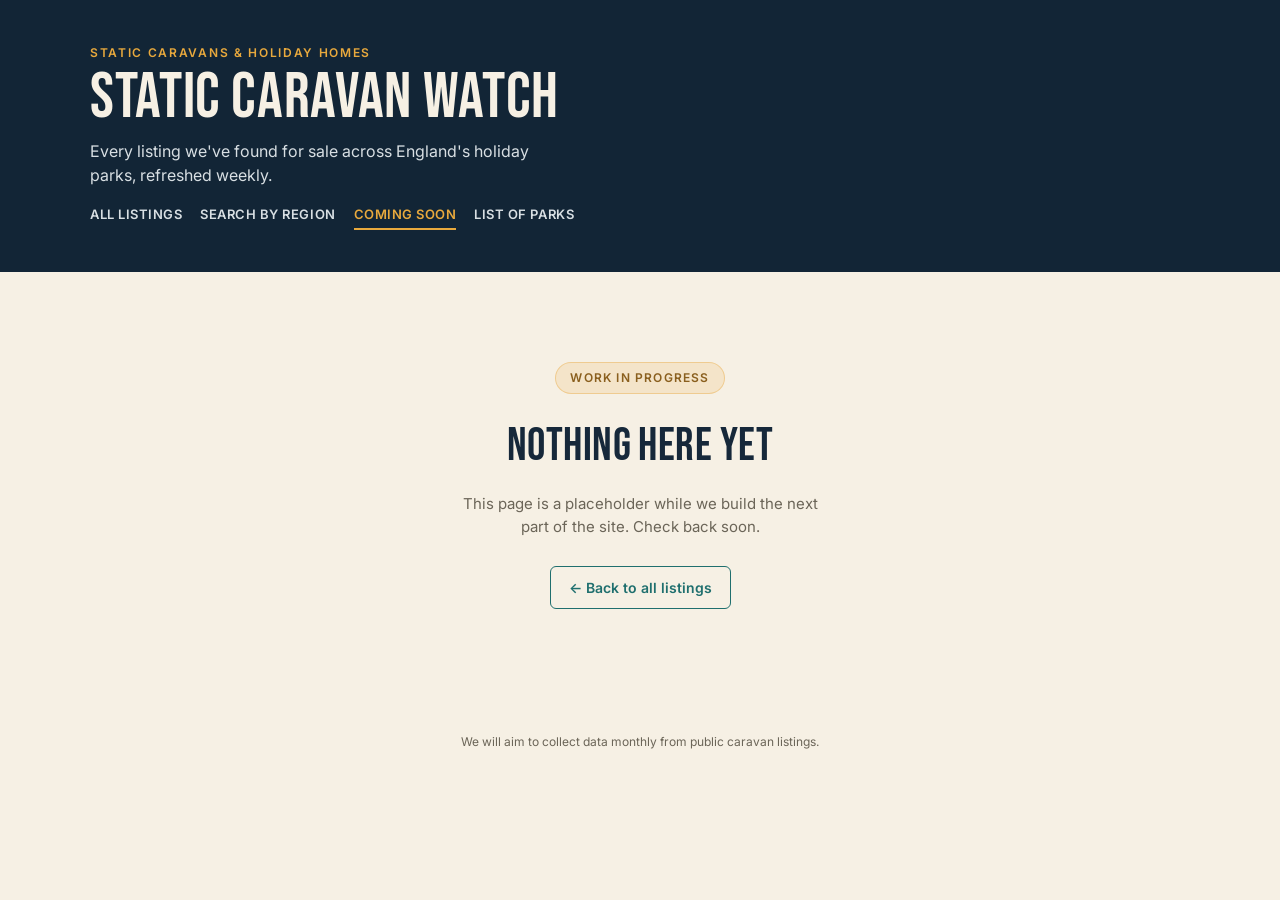
<file: coming-soon.html>
<!DOCTYPE html>
<html lang="en">
<head>
<meta charset="UTF-8">
<meta name="viewport" content="width=device-width, initial-scale=1.0">
<title>Coming soon &middot; Static Caravan Watch</title>
<link rel="preconnect" href="https://fonts.googleapis.com">
<link rel="preconnect" href="https://fonts.gstatic.com" crossorigin>
<link href="https://fonts.googleapis.com/css2?family=Bebas+Neue&family=Inter:wght@400;500;600;700&display=swap" rel="stylesheet">
<style>
  :root {
    --ink: #16283A;
    --navy: #122536;
    --cream: #F6F0E4;
    --card: #FFFDF8;
    --mustard: #E8A93D;
    --mustard-dark: #8A5F1E;
    --teal: #1F6F6E;
    --line: #DFD5C1;
    --muted: #6B6558;
    --font-display: 'Bebas Neue', sans-serif;
    --font-body: 'Inter', system-ui, -apple-system, sans-serif;
  }

  * { box-sizing: border-box; }

  body {
    margin: 0;
    font-family: var(--font-body);
    background: var(--cream);
    color: var(--ink);
    line-height: 1.5;
  }

  a { color: var(--teal); }

  header.hero {
    background: var(--navy);
    color: var(--cream);
    padding: 44px 24px 0;
  }

  .hero-inner {
    max-width: 1100px;
    margin: 0 auto;
    padding-bottom: 24px;
  }

  .hero-eyebrow {
    font-size: 12px;
    letter-spacing: 0.14em;
    text-transform: uppercase;
    color: var(--mustard);
    font-weight: 600;
    margin: 0 0 6px;
  }

  h1.hero-title {
    font-family: var(--font-display);
    font-weight: 400;
    font-size: clamp(40px, 7vw, 64px);
    letter-spacing: 0.01em;
    margin: 0 0 10px;
    line-height: 0.95;
  }

  .hero-sub {
    font-size: 16px;
    color: #D8DFE3;
    max-width: 46ch;
    margin: 0 0 18px;
  }

  nav.site-nav {
    display: flex;
    gap: 18px;
    padding: 0 0 18px;
  }

  nav.site-nav a {
    color: #D8DFE3;
    text-decoration: none;
    font-size: 13px;
    font-weight: 600;
    letter-spacing: 0.04em;
    text-transform: uppercase;
    border-bottom: 2px solid transparent;
    padding-bottom: 4px;
  }

  nav.site-nav a.active { color: var(--mustard); border-bottom-color: var(--mustard); }
  nav.site-nav a:hover { color: var(--mustard); }

  main {
    max-width: 700px;
    margin: 0 auto;
    padding: 90px 24px 100px;
    text-align: center;
  }

  .wip-badge {
    display: inline-flex;
    align-items: center;
    gap: 8px;
    font-size: 12px;
    text-transform: uppercase;
    letter-spacing: 0.1em;
    font-weight: 600;
    color: var(--mustard-dark);
    background: rgba(232, 169, 61, 0.16);
    border: 1px solid rgba(232, 169, 61, 0.4);
    padding: 6px 14px;
    border-radius: 999px;
    margin-bottom: 18px;
  }

  h2 {
    font-family: var(--font-display);
    font-weight: 400;
    font-size: clamp(32px, 6vw, 46px);
    margin: 0 0 12px;
    letter-spacing: 0.01em;
  }

  main p.lead {
    color: var(--muted);
    font-size: 15px;
    max-width: 42ch;
    margin: 0 auto 28px;
  }

  .back-link {
    font-size: 14px;
    font-weight: 600;
    text-decoration: none;
    border: 1px solid var(--teal);
    color: var(--teal);
    padding: 10px 18px;
    border-radius: 6px;
    display: inline-block;
  }
  .back-link:hover { background: rgba(31, 111, 110, 0.08); }

  footer {
    text-align: center;
    font-size: 12px;
    color: var(--muted);
    padding: 24px;
  }
</style>
</head>
<body>

<header class="hero">
  <div class="hero-inner">
    <p class="hero-eyebrow">Static caravans &amp; holiday homes</p>
    <h1 class="hero-title">Static Caravan Watch</h1>
    <p class="hero-sub">Every listing we've found for sale across England's holiday parks, refreshed weekly.</p>
    <nav class="site-nav">
      <a href="index.html">All listings</a>
      <a href="map.html">Search by region</a>
      <a href="coming-soon.html" class="active">Coming soon</a>
      <a href="parks.html">list of parks</a>
    </nav>
  </div>
</header>

<main>
  <span class="wip-badge">Work in progress</span>
  <h2>Nothing here yet</h2>
  <p class="lead">This page is a placeholder while we build the next part of the site. Check back soon.</p>
  <a class="back-link" href="index.html">&larr; Back to all listings</a>
</main>

<footer>We will aim to collect data monthly from public caravan listings.</footer>

</body>
</html>
</file>
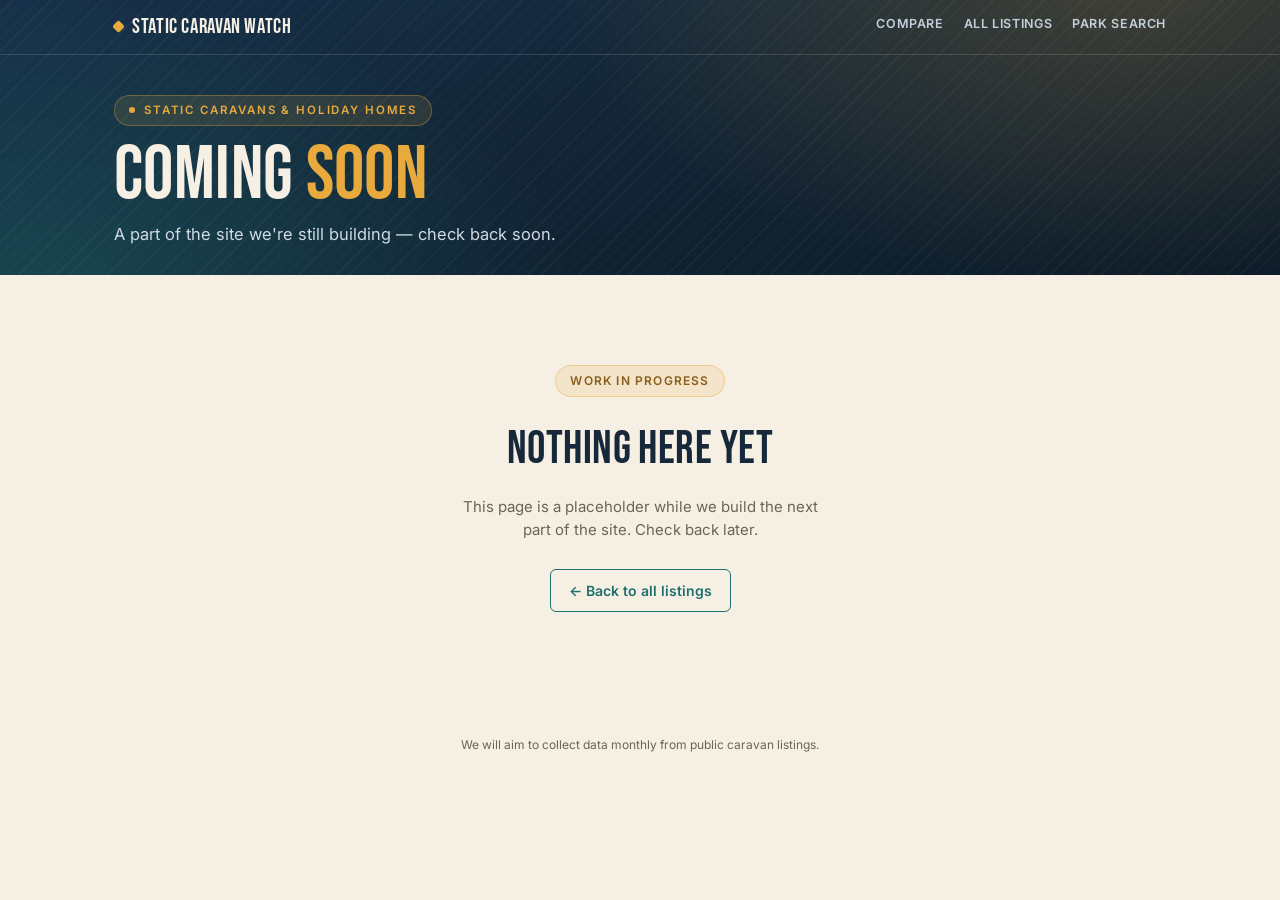
<file: comingsoon.html>
<!DOCTYPE html>
<html lang="en">
<head>
<meta charset="UTF-8">
<meta name="viewport" content="width=device-width, initial-scale=1.0">
<title>Coming soon &middot; Static Caravan Watch</title>
<link rel="preconnect" href="https://fonts.googleapis.com">
<link rel="preconnect" href="https://fonts.gstatic.com" crossorigin>
<link href="https://fonts.googleapis.com/css2?family=Bebas+Neue&family=Inter:wght@400;500;600;700&display=swap" rel="stylesheet">
<style>
  :root {
    --ink: #16283A;
    --navy: #122536;
    --navy-deep: #0C1B29;
    --cream: #F6F0E4;
    --card: #FFFDF8;
    --mustard: #E8A93D;
    --mustard-dark: #8A5F1E;
    --teal: #1F6F6E;
    --line: #DFD5C1;
    --muted: #6B6558;
    --font-display: 'Bebas Neue', sans-serif;
    --font-body: 'Inter', system-ui, -apple-system, sans-serif;
  }

  * { box-sizing: border-box; }

  body {
    margin: 0;
    font-family: var(--font-body);
    background: var(--cream);
    color: var(--ink);
    line-height: 1.5;
  }

  a { color: var(--teal); }

  /* ---------- Header (shared across the site) ---------- */
  header.hero {
    position: relative;
    overflow: hidden;
    background: var(--navy-deep);
    color: var(--cream);
    padding: 0 0 28px;
  }

  /* soft colour wash + fine texture, all in CSS so nothing extra to load */
  header.hero::before {
    content: "";
    position: absolute;
    inset: 0;
    background:
      radial-gradient(90ch 50ch at 88% -10%, rgba(232, 169, 61, 0.22), transparent 62%),
      radial-gradient(80ch 46ch at 4% 106%, rgba(31, 111, 110, 0.42), transparent 64%),
      linear-gradient(160deg, #16304A 0%, var(--navy) 46%, var(--navy-deep) 100%);
  }

  header.hero::after {
    content: "";
    position: absolute;
    inset: 0;
    opacity: 0.05;
    background-image:
      repeating-linear-gradient(135deg, rgba(246, 240, 228, 0.9) 0 1px, transparent 1px 9px);
  }

  /* ---------- Top bar ---------- */
  .topbar-wrap {
    position: relative;
    z-index: 3;
    border-bottom: 1px solid rgba(246, 240, 228, 0.14);
  }

  .topbar {
    max-width: 1100px;
    margin: 0 auto;
    padding: 15px 24px;
    display: flex;
    align-items: center;
    justify-content: space-between;
    flex-wrap: wrap;
    gap: 12px 22px;
  }

  .topbar-brand {
    display: inline-flex;
    align-items: center;
    gap: 9px;
    text-decoration: none;
    color: var(--cream);
    font-family: var(--font-display);
    font-weight: 400;
    font-size: 21px;
    letter-spacing: 0.03em;
    line-height: 1;
    white-space: nowrap;
  }

  .topbar-brand .mark {
    width: 9px;
    height: 9px;
    border-radius: 2px;
    background: var(--mustard);
    transform: rotate(45deg);
    flex-shrink: 0;
  }

  nav.topbar-nav {
    display: flex;
    flex-wrap: wrap;
    align-items: center;
    gap: 20px;
  }

  nav.topbar-nav a {
    color: #C3D0DA;
    text-decoration: none;
    font-size: 12.5px;
    font-weight: 600;
    letter-spacing: 0.05em;
    text-transform: uppercase;
    border-bottom: 2px solid transparent;
    padding-bottom: 3px;
    transition: color 0.16s ease, border-color 0.16s ease;
  }

  nav.topbar-nav a:hover { color: var(--mustard); }
  nav.topbar-nav a.active { color: var(--mustard); border-bottom-color: var(--mustard); }
  nav.topbar-nav a:focus-visible { outline: 2px solid var(--mustard); outline-offset: 3px; border-radius: 2px; }

  .hero-inner {
    position: relative;
    z-index: 1;
    max-width: 1100px;
    margin: 0 auto;
    padding: 40px 24px 0;
  }

  .hero-eyebrow {
    display: inline-flex;
    align-items: center;
    gap: 9px;
    font-size: 11.5px;
    letter-spacing: 0.16em;
    text-transform: uppercase;
    color: var(--mustard);
    font-weight: 600;
    background: rgba(232, 169, 61, 0.12);
    border: 1px solid rgba(232, 169, 61, 0.34);
    padding: 6px 14px;
    border-radius: 999px;
    margin: 0 0 16px;
  }
  .hero-eyebrow .dot {
    width: 6px; height: 6px; border-radius: 50%;
    background: var(--mustard);
  }

  h1.hero-title {
    font-family: var(--font-display);
    font-weight: 400;
    font-size: clamp(44px, 8vw, 76px);
    letter-spacing: 0.005em;
    margin: 0 0 12px;
    line-height: 0.9;
  }
  h1.hero-title .accent { color: var(--mustard); }

  .hero-sub {
    font-size: 16.5px;
    color: #CFDAE2;
    max-width: 52ch;
    margin: 0;
  }

  @media (max-width: 640px) {
    header.hero { padding: 0 0 24px; }
    .hero-inner { padding-top: 32px; }
    .topbar { gap: 10px 16px; }
    nav.topbar-nav { gap: 14px; }
    nav.topbar-nav a { font-size: 11.5px; }
  }

  main {
    max-width: 700px;
    margin: 0 auto;
    padding: 90px 24px 100px;
    text-align: center;
  }

  .wip-badge {
    display: inline-flex;
    align-items: center;
    gap: 8px;
    font-size: 12px;
    text-transform: uppercase;
    letter-spacing: 0.1em;
    font-weight: 600;
    color: var(--mustard-dark);
    background: rgba(232, 169, 61, 0.16);
    border: 1px solid rgba(232, 169, 61, 0.4);
    padding: 6px 14px;
    border-radius: 999px;
    margin-bottom: 18px;
  }

  h2 {
    font-family: var(--font-display);
    font-weight: 400;
    font-size: clamp(32px, 6vw, 46px);
    margin: 0 0 12px;
    letter-spacing: 0.01em;
  }

  main p.lead {
    color: var(--muted);
    font-size: 15px;
    max-width: 42ch;
    margin: 0 auto 28px;
  }

  .back-link {
    font-size: 14px;
    font-weight: 600;
    text-decoration: none;
    border: 1px solid var(--teal);
    color: var(--teal);
    padding: 10px 18px;
    border-radius: 6px;
    display: inline-block;
  }
  .back-link:hover { background: rgba(31, 111, 110, 0.08); }

  footer {
    text-align: center;
    font-size: 12px;
    color: var(--muted);
    padding: 24px;
  }
</style>
</head>
<body>

<header class="hero">
  <div class="topbar-wrap">
    <div class="topbar">
      <a class="topbar-brand" href="index.html" title="Home" aria-label="Static Caravan Watch — home"><span class="mark"></span>Static Caravan Watch</a>
      <nav class="topbar-nav">
        <a href="compare.html">Compare</a>
        <a href="caravans.html">All listings</a>
        <a href="map.html">park search</a>
      </nav>
    </div>
  </div>
  <div class="hero-inner">
    <p class="hero-eyebrow"><span class="dot"></span>Static caravans &amp; holiday homes</p>
    <h1 class="hero-title">Coming <span class="accent">Soon</span></h1>
    <p class="hero-sub">A part of the site we're still building &mdash; check back soon.</p>
  </div>
</header>

<main>
  <span class="wip-badge">Work in progress</span>
  <h2>Nothing here yet</h2>
  <p class="lead">This page is a placeholder while we build the next part of the site. Check back later.</p>
  <a class="back-link" href="caravans.html">&larr; Back to all listings</a>
</main>

<footer>We will aim to collect data monthly from public caravan listings.</footer>

</body>
</html>
</file>
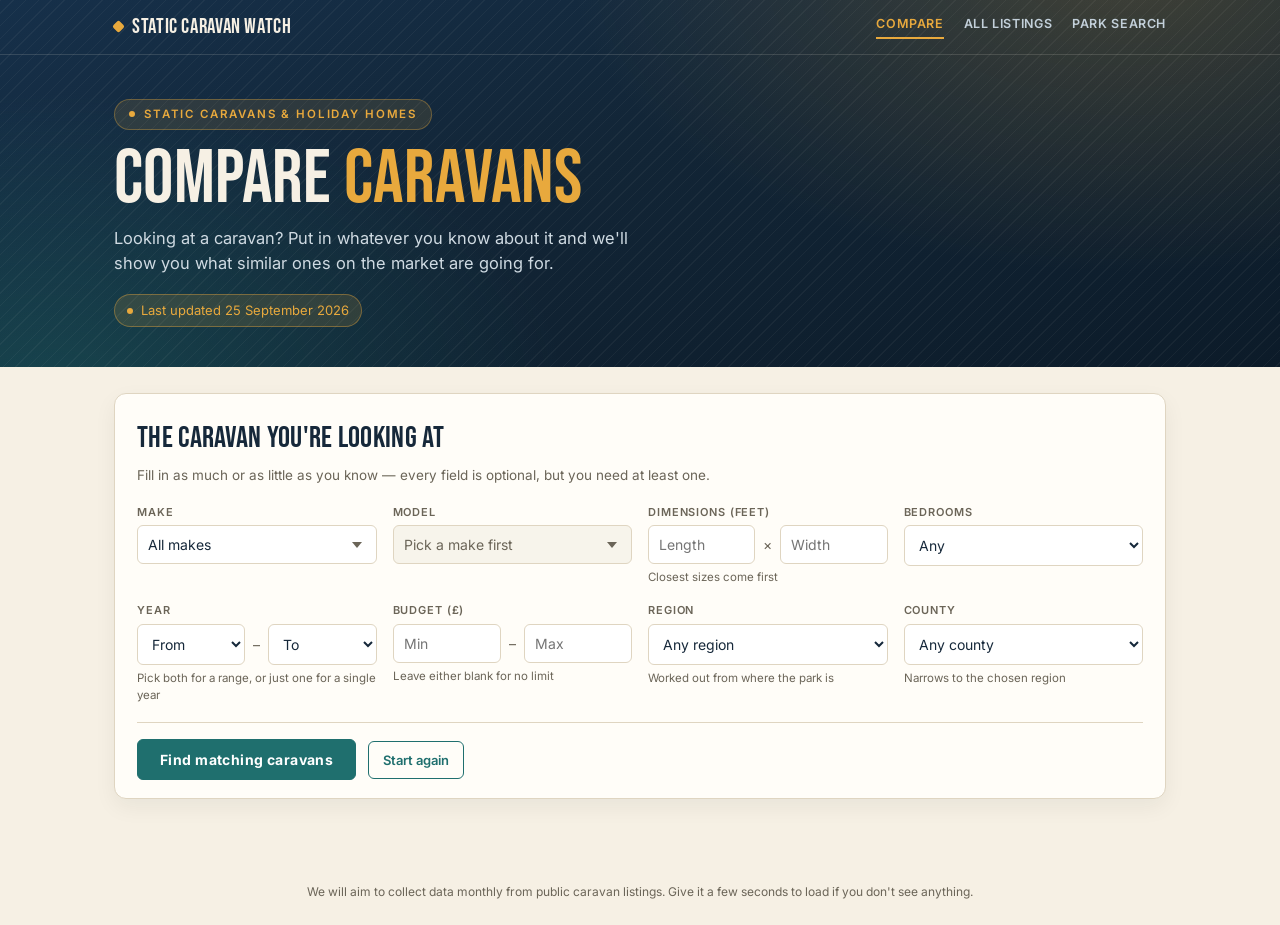
<file: compare.html>
<!DOCTYPE html>
<html lang="en">
<head>
<meta charset="UTF-8">
<meta name="viewport" content="width=device-width, initial-scale=1.0">
<title>Compare caravans &middot; Static Caravan Watch</title>
<link rel="preconnect" href="https://fonts.googleapis.com">
<link rel="preconnect" href="https://fonts.gstatic.com" crossorigin>
<link href="https://fonts.googleapis.com/css2?family=Bebas+Neue&family=Inter:wght@400;500;600;700&display=swap" rel="stylesheet">
<link rel="stylesheet" href="leaflet.css">
<style>
  :root {
    --ink: #16283A;
    --navy: #122536;
    --navy-deep: #0C1B29;
    --cream: #F6F0E4;
    --card: #FFFDF8;
    --mustard: #E8A93D;
    --mustard-dark: #8A5F1E;
    --teal: #1F6F6E;
    --coral: #C6503F;
    --line: #DFD5C1;
    --muted: #6B6558;
    --font-display: 'Bebas Neue', sans-serif;
    --font-body: 'Inter', system-ui, -apple-system, sans-serif;
  }

  * { box-sizing: border-box; }

  body {
    margin: 0;
    font-family: var(--font-body);
    background: var(--cream);
    color: var(--ink);
    line-height: 1.5;
  }

  a { color: var(--teal); }

  /* ---------- Header (shared with the home page) ---------- */
  header.hero {
    position: relative;
    overflow: hidden;
    background: var(--navy-deep);
    color: var(--cream);
    padding: 0 0 40px;
  }

  /* soft colour wash + fine texture, all in CSS so nothing extra to load */
  header.hero::before {
    content: "";
    position: absolute;
    inset: 0;
    background:
      radial-gradient(90ch 50ch at 88% -10%, rgba(232, 169, 61, 0.22), transparent 62%),
      radial-gradient(80ch 46ch at 4% 106%, rgba(31, 111, 110, 0.42), transparent 64%),
      linear-gradient(160deg, #16304A 0%, var(--navy) 46%, var(--navy-deep) 100%);
  }

  header.hero::after {
    content: "";
    position: absolute;
    inset: 0;
    opacity: 0.05;
    background-image:
      repeating-linear-gradient(135deg, rgba(246, 240, 228, 0.9) 0 1px, transparent 1px 9px);
  }

  /* ---------- Top bar ---------- */
  .topbar-wrap {
    position: relative;
    z-index: 3;
    border-bottom: 1px solid rgba(246, 240, 228, 0.14);
  }

  .topbar {
    max-width: 1100px;
    margin: 0 auto;
    padding: 15px 24px;
    display: flex;
    align-items: center;
    justify-content: space-between;
    flex-wrap: wrap;
    gap: 12px 22px;
  }

  .topbar-brand {
    display: inline-flex;
    align-items: center;
    gap: 9px;
    text-decoration: none;
    color: var(--cream);
    font-family: var(--font-display);
    font-weight: 400;
    font-size: 21px;
    letter-spacing: 0.03em;
    line-height: 1;
    white-space: nowrap;
  }

  .topbar-brand .mark {
    width: 9px;
    height: 9px;
    border-radius: 2px;
    background: var(--mustard);
    transform: rotate(45deg);
    flex-shrink: 0;
  }

  nav.topbar-nav {
    display: flex;
    flex-wrap: wrap;
    align-items: center;
    gap: 20px;
  }

  nav.topbar-nav a {
    color: #C3D0DA;
    text-decoration: none;
    font-size: 12.5px;
    font-weight: 600;
    letter-spacing: 0.05em;
    text-transform: uppercase;
    border-bottom: 2px solid transparent;
    padding-bottom: 3px;
    transition: color 0.16s ease, border-color 0.16s ease;
  }

  nav.topbar-nav a:hover { color: var(--mustard); }
  nav.topbar-nav a.active { color: var(--mustard); border-bottom-color: var(--mustard); }
  nav.topbar-nav a:focus-visible { outline: 2px solid var(--mustard); outline-offset: 3px; border-radius: 2px; }

  .hero-inner {
    position: relative;
    z-index: 1;
    max-width: 1100px;
    margin: 0 auto;
    padding: 44px 24px 0;
  }

  .hero-eyebrow {
    display: inline-flex;
    align-items: center;
    gap: 9px;
    font-size: 11.5px;
    letter-spacing: 0.16em;
    text-transform: uppercase;
    color: var(--mustard);
    font-weight: 600;
    background: rgba(232, 169, 61, 0.12);
    border: 1px solid rgba(232, 169, 61, 0.34);
    padding: 6px 14px;
    border-radius: 999px;
    margin: 0 0 16px;
  }
  .hero-eyebrow .dot {
    width: 6px; height: 6px; border-radius: 50%;
    background: var(--mustard);
  }

  h1.hero-title {
    font-family: var(--font-display);
    font-weight: 400;
    font-size: clamp(44px, 8vw, 76px);
    letter-spacing: 0.005em;
    margin: 0 0 12px;
    line-height: 0.9;
  }
  h1.hero-title .accent { color: var(--mustard); }

  .hero-sub {
    font-size: 16.5px;
    color: #CFDAE2;
    max-width: 52ch;
    margin: 0 0 18px;
  }

  .hero-updated {
    display: inline-flex;
    align-items: center;
    gap: 8px;
    font-size: 13px;
    background: rgba(232, 169, 61, 0.14);
    border: 1px solid rgba(232, 169, 61, 0.4);
    color: var(--mustard);
    padding: 6px 12px;
    border-radius: 999px;
  }

  .hero-updated .dot {
    width: 6px; height: 6px; border-radius: 50%;
    background: var(--mustard);
  }

  /* ---------- Form panel ---------- */
  main {
    max-width: 1100px;
    margin: 0 auto;
    padding: 26px 24px 60px;
  }

  .panel {
    background: var(--card);
    border: 1px solid var(--line);
    border-radius: 12px;
    padding: 22px 22px 18px;
    box-shadow: 0 8px 22px rgba(12, 27, 41, 0.06);
  }

  .panel h2 {
    font-family: var(--font-display);
    font-weight: 400;
    font-size: 30px;
    letter-spacing: 0.01em;
    margin: 0 0 4px;
  }

  .panel-note {
    font-size: 13.5px;
    color: var(--muted);
    margin: 0 0 18px;
  }

  .form-grid {
    display: grid;
    grid-template-columns: repeat(auto-fit, minmax(210px, 1fr));
    gap: 16px;
    align-items: start;
  }

  .field { display: flex; flex-direction: column; gap: 5px; }

  .field label, .field .field-label {
    font-size: 11px;
    text-transform: uppercase;
    letter-spacing: 0.08em;
    color: var(--muted);
    font-weight: 600;
  }

  .field input, .field select {
    font-family: var(--font-body);
    font-size: 14px;
    padding: 10px;
    border: 1px solid var(--line);
    border-radius: 6px;
    background: #fff;
    color: var(--ink);
    width: 100%;
    min-width: 0;
  }

  .field input:focus, .field select:focus {
    outline: 2px solid var(--teal);
    outline-offset: 1px;
  }

  .hint { font-size: 11.5px; color: var(--muted); }

  /* ---------- Multi-select dropdowns for make and model (as on the listings page) ---------- */
  .multiselect { position: relative; }

  .field .ms-toggle {
    font-family: var(--font-body);
    font-size: 14px;
    padding: 10px 28px 10px 10px;
    border: 1px solid var(--line);
    border-radius: 6px;
    background: #fff url('data:image/svg+xml;utf8,<svg xmlns="http://www.w3.org/2000/svg" width="10" height="6"><path d="M0 0l5 6 5-6z" fill="%236B6558"/></svg>') no-repeat right 14px center;
    color: var(--ink);
    width: 100%;
    text-align: left;
    cursor: pointer;
    white-space: nowrap;
    overflow: hidden;
    text-overflow: ellipsis;
  }
  .field .ms-toggle:focus, .field .ms-toggle.open { outline: 2px solid var(--teal); outline-offset: 1px; }
  .field .ms-toggle:disabled {
    color: var(--muted);
    cursor: not-allowed;
    background-color: rgba(223, 213, 193, 0.25);
  }

  .ms-panel {
    position: absolute;
    top: calc(100% + 4px);
    left: 0;
    z-index: 20;
    width: max(280px, 100%);
    background: var(--card);
    border: 1px solid var(--line);
    border-radius: 8px;
    box-shadow: 0 8px 24px rgba(22, 40, 58, 0.16);
    padding: 10px;
    display: flex;
    flex-direction: column;
    gap: 8px;
  }
  .ms-panel.hidden { display: none; }

  .field .ms-search {
    font-size: 13px;
    padding: 7px 8px;
    border-radius: 5px;
  }

  .ms-actions { display: flex; justify-content: space-between; gap: 8px; }

  .ms-link-btn {
    font-family: var(--font-body);
    font-size: 11px;
    font-weight: 600;
    color: var(--teal);
    background: none;
    border: none;
    padding: 2px 4px;
    cursor: pointer;
    text-transform: uppercase;
    letter-spacing: 0.04em;
  }
  .ms-link-btn:hover { text-decoration: underline; }

  .ms-options {
    max-height: 320px;
    overflow-y: auto;
    display: flex;
    flex-direction: column;
  }

  /* .field label styles its captions; these labels are options, not captions */
  .field .ms-option {
    display: inline-flex;
    align-items: center;
    gap: 6px;
    align-self: flex-start;
    width: fit-content;
    max-width: 100%;
    padding: 3px 4px;
    font-size: 13px;
    border-radius: 4px;
    cursor: pointer;
    text-transform: none;
    letter-spacing: 0;
    color: var(--ink);
    font-weight: 400;
  }
  .field .ms-option:hover { background: rgba(31, 111, 110, 0.08); }

  .field .ms-option input[type="checkbox"] {
    accent-color: var(--teal);
    width: 16px;
    height: 16px;
    min-width: 0;
    padding: 0;
    margin: 0;
    border-radius: 0;
    flex-shrink: 0;
  }

  .ms-empty {
    font-size: 12px;
    color: var(--muted);
    padding: 8px 4px;
    text-align: center;
    margin: 0;
  }

  .dim-row { display: flex; align-items: center; gap: 8px; }
  .dim-row input { width: 100%; }
  .dim-x { color: var(--muted); font-size: 14px; flex-shrink: 0; }

  .form-actions {
    display: flex;
    flex-wrap: wrap;
    align-items: center;
    gap: 12px;
    margin-top: 18px;
    padding-top: 16px;
    border-top: 1px solid var(--line);
  }

  .btn-primary {
    font-family: var(--font-body);
    font-size: 14px;
    font-weight: 700;
    letter-spacing: 0.03em;
    color: #fff;
    background: var(--teal);
    border: 1px solid var(--teal);
    border-radius: 6px;
    padding: 11px 22px;
    cursor: pointer;
  }
  .btn-primary:hover { background: #185856; }

  .clear-btn {
    font-family: var(--font-body);
    font-size: 13px;
    font-weight: 600;
    color: var(--teal);
    background: none;
    border: 1px solid var(--teal);
    border-radius: 6px;
    padding: 10px 14px;
    cursor: pointer;
  }
  .clear-btn:hover { background: rgba(31, 111, 110, 0.08); }

  .form-error {
    font-size: 13px;
    font-weight: 600;
    color: var(--coral);
    margin: 0;
  }
  .form-error.hidden { display: none; }

  /* ---------- Price summary ---------- */
  .price-box {
    background: var(--card);
    border: 1px solid var(--line);
    border-radius: 10px;
    padding: 18px 20px 20px;
    margin: 0 0 20px;
  }

  .price-box h3 {
    font-size: 11px;
    text-transform: uppercase;
    letter-spacing: 0.09em;
    color: var(--muted);
    font-weight: 600;
    margin: 0 0 14px;
  }

  .scale {
    position: relative;
    height: 60px;
    margin: 0 2px;
  }

  .scale-track {
    position: absolute;
    top: 39px;
    left: 0;
    right: 0;
    height: 12px;
    border-radius: 999px;
    background: linear-gradient(90deg, #BBD8D7 0%, var(--teal) 100%);
  }

  /* one faint mark per listing, so the shape of the market is visible */
  .scale-tick {
    position: absolute;
    top: 40px;
    width: 2px;
    height: 10px;
    border-radius: 1px;
    background: rgba(255, 253, 248, 0.7);
    transform: translateX(-1px);
  }

  .scale-median {
    position: absolute;
    top: 33px;
    width: 3px;
    height: 24px;
    border-radius: 2px;
    background: var(--ink);
    box-shadow: 0 0 0 2px var(--card);
    transform: translateX(-1.5px);
  }

  .scale-mid-label {
    position: absolute;
    top: 0;
    transform: translateX(-50%);
    white-space: nowrap;
    text-align: center;
    line-height: 1.15;
  }

  .scale-mid-label .lab {
    display: block;
    font-size: 10.5px;
    text-transform: uppercase;
    letter-spacing: 0.07em;
    color: var(--muted);
    font-weight: 600;
  }

  .scale-mid-label .val {
    display: block;
    font-size: 14px;
    font-weight: 700;
    font-variant-numeric: tabular-nums;
    color: var(--ink);
  }

  /* Lowest / highest labels, sitting above the scale at either end,
     alongside the middle label rather than in a row underneath. */
  .scale-edge-label {
    position: absolute;
    top: 0;
    white-space: nowrap;
    line-height: 1.15;
  }
  .scale-edge-label.is-low { left: 0; text-align: left; }
  .scale-edge-label.is-high { right: 0; text-align: right; }

  .scale-edge-label .lab {
    display: block;
    font-size: 10.5px;
    text-transform: uppercase;
    letter-spacing: 0.07em;
    color: var(--muted);
    font-weight: 600;
  }

  .scale-edge-label .val {
    display: block;
    font-size: 16px;
    font-weight: 700;
    font-variant-numeric: tabular-nums;
    color: var(--ink);
  }

  .price-single {
    font-size: 13px;
    color: var(--muted);
    margin: 0;
  }

  /* ---------- Scatter charts ---------- */
  .scatter-grid {
    display: grid;
    grid-template-columns: repeat(auto-fit, minmax(320px, 1fr));
    gap: 16px;
    margin: 0 0 20px;
  }

  .chart-box {
    background: var(--card);
    border: 1px solid var(--line);
    border-radius: 10px;
    padding: 18px 20px 14px;
    min-width: 0;
  }

  .chart-box h3 {
    font-size: 11px;
    text-transform: uppercase;
    letter-spacing: 0.09em;
    color: var(--muted);
    font-weight: 600;
    margin: 0 0 2px;
  }

  .chart-head {
    display: flex;
    align-items: baseline;
    justify-content: space-between;
    gap: 10px;
    flex-wrap: wrap;
  }

  /* ---------- results: table / map switch ---------- */
  .results-bar {
    display: flex;
    align-items: center;
    justify-content: space-between;
    gap: 12px;
    flex-wrap: wrap;
  }
  .results-bar { margin: 0 0 10px; }
  .results-bar.picked .results-count {
    display: inline-flex;
    align-items: center;
    gap: 10px;
    flex-wrap: wrap;
  }
  .pick-flag { color: var(--teal); }
  .pick-clear {
    font-family: var(--font-body);
    font-size: 12px;
    font-weight: 600;
    color: var(--teal);
    background: none;
    border: 1px solid var(--line);
    border-radius: 5px;
    padding: 3px 9px;
    cursor: pointer;
  }
  .pick-clear:hover { border-color: var(--teal); background: rgba(31, 111, 110, 0.08); }
  .results-bar .results-count { margin: 0; font-weight: 600; color: var(--ink); }

  .view-toggle {
    display: inline-flex;
    border: 1px solid var(--line);
    border-radius: 6px;
    overflow: hidden;
    background: var(--card);
  }
  .view-btn {
    font-family: var(--font-body);
    font-size: 12px;
    font-weight: 600;
    letter-spacing: 0.04em;
    padding: 6px 14px;
    border: none;
    background: transparent;
    color: var(--muted);
    cursor: pointer;
  }
  .view-btn + .view-btn { border-left: 1px solid var(--line); }
  .view-btn:hover { color: var(--ink); }
  .view-btn.active { background: var(--teal); color: #FFFDF8; }

  .park-map-wrap { margin: 0 0 20px; }
  .park-map {
    height: 560px;
    width: 100%;
    border-radius: 12px;
    border: 1px solid var(--line);
    background: var(--card);
  }
  .park-map-hint { font-size: 12px; color: var(--muted); margin: 8px 0 0; }

  .leaflet-popup-content-wrapper {
    background: var(--card);
    color: var(--ink);
    border-radius: 10px;
    box-shadow: 0 4px 14px rgba(22,40,58,0.22);
  }
  .leaflet-popup-content { font-family: var(--font-body); margin: 12px 14px; min-width: 210px; }
  .leaflet-popup-tip { background: var(--card); }

  .popup-park-name { font-weight: 700; font-size: 14px; margin: 0 0 4px; line-height: 1.3; }
  .popup-park-meta { font-size: 12px; color: var(--muted); margin-bottom: 8px; }
  .popup-group-title {
    font-size: 11px;
    text-transform: uppercase;
    letter-spacing: 0.07em;
    font-weight: 700;
    color: var(--muted);
    margin: 0 0 8px;
  }
  .popup-park-list { max-height: 280px; overflow-y: auto; margin: 0 -4px 0 0; padding-right: 4px; }
  .popup-park-item + .popup-park-item { border-top: 1px solid var(--line); margin-top: 10px; padding-top: 10px; }

  .popup-vans { list-style: none; margin: 0 0 8px; padding: 0; }
  .popup-vans {
    max-height: 240px;
    overflow-y: auto;
    padding-right: 4px;
  }
  .popup-vans li {
    font-size: 12.5px;
    padding: 4px 0;
    border-top: 1px solid rgba(223, 213, 193, 0.55);
  }
  .popup-van-row {
    display: flex;
    justify-content: space-between;
    gap: 10px;
  }
  .popup-van-facts { display: block; font-size: 11.5px; color: var(--muted); margin-top: 1px; }
  .popup-vans li:first-child { border-top: none; }
  .leaflet-container a.popup-van-link { color: var(--ink); text-decoration: none; font-weight: 600; }
  .leaflet-container a.popup-van-link:hover { color: var(--teal); text-decoration: underline; }
  .popup-van-price { color: var(--mustard-dark); font-weight: 700; white-space: nowrap; }

  .pin-count { font-family: var(--font-body); font-size: 14px; font-weight: 700; }

  .popup-park-actions { display: flex; flex-wrap: wrap; gap: 8px; }
  /* Leaflet's own `.leaflet-container a` rule outranks a bare class, hence the prefix */
  .leaflet-container a.popup-park-btn {
    display: inline-block;
    font-size: 12px;
    font-weight: 700;
    color: var(--cream);
    background: var(--ink);
    text-decoration: none;
    padding: 6px 11px;
    border-radius: 6px;
    line-height: 1;
    border: 1px solid var(--ink);
  }
  .leaflet-container a.popup-park-btn:hover { background: #234e78; color: var(--cream); }
  .leaflet-container a.popup-park-info { color: var(--ink); background: transparent; }
  .leaflet-container a.popup-park-info:hover { color: var(--cream); background: var(--ink); }

  .chart-tools {
    display: inline-flex;
    align-items: center;
    gap: 8px;
  }

  .fs-btn {
    font-family: var(--font-body);
    font-size: 11px;
    letter-spacing: 0.04em;
    padding: 4px 10px;
    border: 1px solid var(--line);
    border-radius: 6px;
    background: transparent;
    color: var(--muted);
    cursor: pointer;
  }
  .fs-btn:hover { color: var(--ink); border-color: var(--teal); }

  /* A chart on its own, filling the screen. `:fullscreen` is the real thing;
     `.is-fullscreen` is the same look faked with a fixed box for browsers
     that won't grant the API (iPhones, mostly). */
  .chart-box:fullscreen,
  .chart-box.is-fullscreen {
    position: fixed;
    inset: 0;
    width: 100%;
    height: 100%;
    z-index: 1000;
    margin: 0;
    border: 0;
    border-radius: 0;
    background: var(--card);
    padding: 22px 32px 18px;
    overflow: auto;
    display: flex;
    flex-direction: column;
  }
  .chart-box:fullscreen svg,
  .chart-box.is-fullscreen svg {
    flex: 0 0 auto;
    max-height: calc(100vh - 190px);
  }
  .chart-box:fullscreen .fs-btn,
  .chart-box.is-fullscreen .fs-btn {
    background: var(--teal);
    color: #FFFDF8;
    border-color: var(--teal);
    font-weight: 600;
  }

  .metric-toggle {
    display: inline-flex;
    border: 1px solid var(--line);
    border-radius: 6px;
    overflow: hidden;
  }

  .metric-btn {
    font-family: var(--font-body);
    font-size: 11px;
    letter-spacing: 0.04em;
    padding: 4px 10px;
    border: none;
    background: transparent;
    color: var(--muted);
    cursor: pointer;
  }
  .metric-btn + .metric-btn { border-left: 1px solid var(--line); }
  .metric-btn:hover { color: var(--ink); }
  .metric-btn.active {
    background: var(--teal);
    color: #FFFDF8;
    font-weight: 600;
  }

  .chart-note {
    font-size: 12px;
    color: var(--muted);
    margin: 0 0 10px;
  }

  /* user-select off so dragging a selection box doesn't highlight the axis
     labels as it sweeps across them */
  .chart-box svg {
    display: block;
    width: 100%;
    height: auto;
    touch-action: none;
    -webkit-user-select: none;
    user-select: none;
  }

  /* the drag-to-select rectangle */
  .sel-box {
    fill: rgba(31, 111, 110, 0.10);
    stroke: var(--teal);
    stroke-width: 1;
    stroke-dasharray: 4 3;
    pointer-events: none;
  }

  .ax-line { stroke: var(--line); stroke-width: 1; }
  .ax-grid { stroke: rgba(223, 213, 193, 0.7); stroke-width: 1; }
  .ax-text {
    font-family: var(--font-body);
    font-size: 10px;
    fill: var(--muted);
    font-variant-numeric: tabular-nums;
  }
  .ax-title {
    font-family: var(--font-body);
    font-size: 10px;
    font-weight: 700;
    letter-spacing: 0.07em;
    text-transform: uppercase;
    fill: var(--muted);
  }
  .dot-pt { fill: var(--teal); fill-opacity: 0.42; cursor: pointer; }
  .dot-pt:hover { fill: var(--coral); fill-opacity: 0.95; }
  .chart-box.is-year .dot-pt { fill: var(--mustard-dark); fill-opacity: 0.38; }
  .chart-box.is-year .dot-pt:hover { fill: var(--coral); fill-opacity: 0.95; }

  /* a chart with a selection dims everything that isn't picked */
  .chart-box.has-pick .dot-pt { fill-opacity: 0.13; }
  .chart-box.has-pick .dot-pt.picked,
  .chart-box.is-year.has-pick .dot-pt.picked {
    fill: var(--coral);
    fill-opacity: 1;
    stroke: var(--card);
    stroke-width: 1.2;
  }

  /* ---------- Clicked-dot panel ---------- */

  .results-count {
    font-size: 13px;
    color: var(--muted);
    margin: 4px 0 18px;
  }

  /* ---------- Results table ---------- */
  .table-wrap {
    background: var(--card);
    border: 1px solid var(--line);
    border-radius: 10px;
    overflow-x: auto;
  }

  table.results {
    width: 100%;
    border-collapse: collapse;
    font-size: 13.5px;
  }

  table.results th, table.results td {
    text-align: left;
    padding: 10px 12px;
    vertical-align: middle;
    white-space: nowrap;
  }

  table.results thead th {
    position: sticky;
    top: 0;
    z-index: 2;
    background: var(--card);
    font-size: 10.5px;
    text-transform: uppercase;
    letter-spacing: 0.08em;
    color: var(--muted);
    font-weight: 700;
    border-bottom: 1px solid var(--line);
    padding-top: 12px;
    padding-bottom: 10px;
  }

  table.results thead th[data-field] {
    cursor: pointer;
    user-select: none;
    white-space: nowrap;
  }
  table.results thead th[data-field]:hover { color: var(--teal); }
  table.results thead th[data-field]:focus-visible {
    outline: 2px solid var(--teal);
    outline-offset: -2px;
  }
  table.results thead th.sorted { color: var(--teal); }
  .sort-arrow { font-size: 9px; letter-spacing: 0; }

  table.results tbody tr { border-bottom: 1px solid rgba(223, 213, 193, 0.55); }
  table.results tbody tr:last-child { border-bottom: none; }
  table.results tbody tr:nth-child(even) { background: rgba(223, 213, 193, 0.14); }
  table.results tbody tr:hover { background: rgba(31, 111, 110, 0.08); }

  table.results td.col-name, table.results th.col-name {
    white-space: normal;
    min-width: 190px;
    max-width: 300px;
    overflow-wrap: anywhere;
  }

  table.results td.col-park, table.results th.col-park {
    white-space: normal;
    min-width: 130px;
    max-width: 190px;
    overflow-wrap: anywhere;
    color: var(--muted);
  }
  .col-num { text-align: right; font-variant-numeric: tabular-nums; }
  .col-price { text-align: right; }

  .row-name {
    font-weight: 700;
    color: var(--ink);
    text-decoration: none;
  }
  .row-name:hover { color: var(--teal); text-decoration: underline; }
  .row-name .ext { color: var(--teal); font-weight: 400; }

  .row-sub {
    display: block;
    font-size: 12px;
    color: var(--muted);
    margin-top: 1px;
  }

  .row-price {
    font-weight: 700;
    font-variant-numeric: tabular-nums;
    color: var(--mustard-dark);
    white-space: nowrap;
  }

  .size-note {
    display: inline-block;
    font-size: 11px;
    font-weight: 600;
    color: var(--teal);
    background: rgba(31, 111, 110, 0.10);
    border-radius: 4px;
    padding: 1px 7px;
    margin-left: 6px;
  }

  .dash { color: var(--muted); }

  /* On narrow screens a wide table is unreadable, so each row becomes its own
     block with the column names printed beside the values. */
  @media (max-width: 720px) {
    table.results thead { display: none; }
    table.results, table.results tbody, table.results tr, table.results td { display: block; width: 100%; }

    table.results tbody tr {
      padding: 12px 14px;
      border-bottom: 1px solid var(--line);
    }
    table.results tbody tr:nth-child(even) { background: none; }

    table.results td {
      padding: 2px 0;
      white-space: normal;
      text-align: left;
      display: flex;
      justify-content: space-between;
      gap: 14px;
    }

    table.results td::before {
      content: attr(data-label);
      font-size: 10.5px;
      text-transform: uppercase;
      letter-spacing: 0.07em;
      color: var(--muted);
      font-weight: 700;
      flex-shrink: 0;
      padding-top: 2px;
    }

    table.results td .cell { text-align: right; }
    table.results td.col-name { display: block; margin-bottom: 6px; }
    table.results td.col-name::before { content: none; }
    table.results td.col-name, table.results td.col-park { min-width: 0; max-width: none; }
  }

  /* ---------- Pagination ---------- */
  .pagination {
    display: flex;
    flex-wrap: wrap;
    align-items: center;
    justify-content: space-between;
    gap: 12px;
    padding: 12px 0;
    margin-top: 8px;
    border-top: 1px solid var(--line);
  }
  .pagination.hidden { display: none; }
  .pagination-info { font-size: 13px; color: var(--muted); }
  .pagination-controls { display: flex; align-items: center; gap: 6px; flex-wrap: wrap; }

  .page-btn, .page-num-btn {
    font-family: var(--font-body);
    font-size: 13px;
    font-weight: 600;
    color: var(--ink);
    background: var(--card);
    border: 1px solid var(--line);
    border-radius: 6px;
    padding: 7px 11px;
    cursor: pointer;
    line-height: 1;
  }
  .page-btn:hover:not(:disabled), .page-num-btn:hover:not(.active) {
    border-color: var(--teal); color: var(--teal);
  }
  .page-btn:disabled { opacity: 0.4; cursor: default; }
  .page-num-btn { min-width: 34px; text-align: center; }
  .page-num-btn.active { background: var(--teal); border-color: var(--teal); color: #fff; cursor: default; }
  .page-numbers { display: flex; align-items: center; gap: 4px; flex-wrap: wrap; }
  .page-ellipsis { padding: 0 4px; color: var(--muted); font-size: 13px; }

  /* ---------- States ---------- */
  .state-msg {
    text-align: center;
    padding: 50px 20px;
    color: var(--muted);
  }
  .state-msg h2 {
    font-family: var(--font-display);
    font-weight: 400;
    font-size: 28px;
    color: var(--ink);
    margin: 0 0 8px;
    letter-spacing: 0.01em;
  }
  .state-msg p { margin: 0 0 10px; font-size: 14px; }
  .state-msg code { background: var(--line); padding: 2px 6px; border-radius: 4px; font-size: 12px; }

  footer { text-align: center; font-size: 12px; color: var(--muted); padding: 24px; }

  @media (max-width: 640px) {
    header.hero { padding: 0 0 32px; }
    .hero-inner { padding-top: 34px; }
    .topbar { gap: 10px 16px; }
    nav.topbar-nav { gap: 14px; }
    nav.topbar-nav a { font-size: 11.5px; }
  }

  @media (max-width: 560px) {
    .scale-edge-label .val { font-size: 13px; }
    .scale-mid-label .val { font-size: 13px; }
  }

  @media (max-width: 640px) {
    .form-actions .btn-primary { width: 100%; }
    .pagination { flex-direction: column; align-items: stretch; }
    .pagination-controls { justify-content: center; }
  }
</style>
</head>
<body>

<header class="hero">
  <div class="topbar-wrap">
    <div class="topbar">
      <a class="topbar-brand" href="index.html" title="Home" aria-label="Static Caravan Watch — home"><span class="mark"></span>Static Caravan Watch</a>
      <nav class="topbar-nav">
        <a href="compare.html" class="active">Compare</a>
        <a href="caravans.html">All listings</a>
        <a href="map.html">park search</a>
      </nav>
    </div>
  </div>
  <div class="hero-inner">
    <p class="hero-eyebrow"><span class="dot"></span>Static caravans &amp; holiday homes</p>
    <h1 class="hero-title">Compare <span class="accent">Caravans</span></h1>
    <p class="hero-sub">Looking at a caravan? Put in whatever you know about it and we'll show you what similar ones on the market are going for.</p>
    <span class="hero-updated" id="updated-badge"><span class="dot"></span>Loading&hellip;</span>
  </div>
</header>

<main>
  <form class="panel" id="compare-form" autocomplete="off">
    <h2>The caravan you're looking at</h2>
    <p class="panel-note">Fill in as much or as little as you know &mdash; every field is optional, but you need at least one.</p>

    <div class="form-grid">
      <div class="field">
        <label id="make-label">Make</label>
        <div class="multiselect" data-key="make">
          <button type="button" class="ms-toggle" aria-haspopup="listbox" aria-expanded="false" aria-labelledby="make-label">All makes</button>
          <div class="ms-panel hidden" role="listbox">
            <input type="text" class="ms-search" placeholder="Search makes&hellip;">
            <div class="ms-actions">
              <button type="button" class="ms-link-btn ms-select-all">Select all</button>
              <button type="button" class="ms-link-btn ms-clear">Clear</button>
            </div>
            <div class="ms-options"></div>
          </div>
        </div>
      </div>

      <div class="field">
        <label id="model-label">Model</label>
        <div class="multiselect" data-key="model">
          <button type="button" class="ms-toggle" aria-haspopup="listbox" aria-expanded="false" aria-labelledby="model-label" disabled>Pick a make first</button>
          <div class="ms-panel hidden" role="listbox">
            <input type="text" class="ms-search" placeholder="Search models&hellip;">
            <div class="ms-actions">
              <button type="button" class="ms-link-btn ms-select-all">Select all</button>
              <button type="button" class="ms-link-btn ms-clear">Clear</button>
            </div>
            <div class="ms-options"></div>
          </div>
        </div>
      </div>

      <div class="field">
        <span class="field-label">Dimensions (feet)</span>
        <div class="dim-row">
          <input id="in-length" type="number" min="0" step="1" placeholder="Length" aria-label="Length in feet">
          <span class="dim-x">&times;</span>
          <input id="in-width" type="number" min="0" step="1" placeholder="Width" aria-label="Width in feet">
        </div>
        <span class="hint">Closest sizes come first</span>
      </div>

      <div class="field">
        <label for="in-bedrooms">Bedrooms</label>
        <select id="in-bedrooms">
          <option value="">Any</option>
        </select>
      </div>

      <div class="field">
        <span class="field-label">Year</span>
        <div class="dim-row">
          <select id="in-year-from" aria-label="Earliest year">
            <option value="">From</option>
          </select>
          <span class="dim-x">&ndash;</span>
          <select id="in-year-to" aria-label="Latest year">
            <option value="">To</option>
          </select>
        </div>
        <span class="hint">Pick both for a range, or just one for a single year</span>
      </div>

      <div class="field">
        <span class="field-label">Budget (&pound;)</span>
        <div class="dim-row">
          <input id="in-price-min" type="number" min="0" step="500" placeholder="Min" aria-label="Lowest price">
          <span class="dim-x">&ndash;</span>
          <input id="in-price-max" type="number" min="0" step="500" placeholder="Max" aria-label="Highest price">
        </div>
        <span class="hint">Leave either blank for no limit</span>
      </div>

      <div class="field">
        <label for="in-region">Region</label>
        <select id="in-region">
          <option value="">Any region</option>
        </select>
        <span class="hint">Worked out from where the park is</span>
      </div>

      <div class="field">
        <label for="in-county">County</label>
        <select id="in-county">
          <option value="">Any county</option>
        </select>
        <span class="hint">Narrows to the chosen region</span>
      </div>
    </div>

    <div class="form-actions">
      <button class="btn-primary" type="submit">Find matching caravans</button>
      <button class="clear-btn" type="button" id="reset-btn">Start again</button>
      <p class="form-error hidden" id="form-error">Enter at least one detail &mdash; make, model, a dimension, bedrooms, a year, a budget, a region or a county.</p>
    </div>
  </form>

  <div id="results"></div>
</main>

<footer>We will aim to collect data monthly from public caravan listings. Give it a few seconds to load if you don't see anything.</footer>

<script src="leaflet.js"></script>
<script>

  /* ============================================================================
     Make & model tidy-up — same rules as the main listings page, so the
     suggestions here line up with what you see over there.
     ========================================================================== */
  const MM_DROP_WORDS = new Set([
    'premier','premiere','permier','deluxe','delux','exclusive','elite','plus',
    'super','gold','platinum','special','edition','limited','ltd','range',
    'lp','hf','h/f','fe','cs','cl','c/l','hm','lw','se','es','dp','wcf','bf',
    'resi','spec','upgrade','reserved','sold','new','static','fl',
    'alum','aluminium','canexel','showground',
    'lodge','lodges'
  ]);
  const MM_PITCH_RE = /^[a-z]{0,3}\d{1,3}[a-z]?$/i;
  // stock / serial references tacked onto a model name: 007331, A09918, GS0221
  const MM_SERIAL_RE = /^[a-z]{0,2}\d{4,6}$/i;
  const MM_MKVER_RE = /^mk\s*\d+$/i;
  const MM_ROMAN_RE = /^(?:i{1,3}|iv|v|vi{0,3}|ix|x{1,3}v?i{0,3})$/i;

  function mmCleanName(raw) {
    let s = String(raw == null ? '' : raw).trim();
    if (!s) return '';
    s = s.replace(/\s*[–—-]\s+.*$/, '');
    s = s.replace(/\([^)]*\)/g, ' ');
    s = s.replace(/[*!]+/g, ' ');
    s = s.replace(/\s+/g, ' ').trim();
    let toks = s.split(' ');
    if (toks.length > 1 && /^the$/i.test(toks[0])) toks = toks.slice(1);
    const kept = toks.filter(function (t, i) {
      if (i === 0) return true;
      const w = t.toLowerCase().replace(/[.,]/g, '');
      if (MM_MKVER_RE.test(w) || MM_ROMAN_RE.test(w)) return true;
      if (/^mk$/i.test(toks[i - 1]) && /^\d+$/.test(w)) return true;
      if (MM_DROP_WORDS.has(w)) return false;
      if (/^(19|20)\d{2}$/.test(w)) return false;
      if (MM_PITCH_RE.test(w)) return false;
      if (MM_SERIAL_RE.test(w)) return false;
      return true;
    });
    const out = [];
    kept.forEach(function (t) {
      if (!out.length || out[out.length - 1].toLowerCase() !== t.toLowerCase()) out.push(t);
    });
    if (out.length > 1 && /^series$/i.test(out[out.length - 1])) out.pop();
    const res = out.join(' ').replace(/\s+/g, ' ').trim();
    if (res.replace(/[^A-Za-z0-9]/g, '').length >= 3) return res;
    // Cleaning left too little to be a name ("Sb Special 001558" -> "Sb"), so
    // fall back to the original wording - minus any serial code, which is
    // never part of a name whatever else is.
    const noSerial = toks.filter(function (t, i) {
      return i === 0 || !MM_SERIAL_RE.test(t.replace(/[.,]/g, ''));
    });
    return noSerial.join(' ');
  }

  function mmKey(name) {
    let k = String(name == null ? '' : name).toLowerCase().replace(/[^a-z0-9]+/g, '');
    if (k.length > 4 && k.charAt(k.length - 1) === 's') k = k.slice(0, -1);
    return k;
  }

  function mmPrettier(a, b) {
    const score = function (s) {
      return (s === s.toUpperCase() && /[A-Z]{2}/.test(s)) ? 0 : (s === s.toLowerCase() ? 1 : 2);
    };
    return score(b) > score(a) ? b : a;
  }

  function mmTitle(s) {
    return String(s).split(' ').map(function (w) {
      if (w === w.toUpperCase() && /[A-Z]/.test(w) && w.replace(/[^A-Za-z]/g, '').length < 5) return w;
      if (w !== w.toUpperCase() && w !== w.toLowerCase()) return w;
      return w.charAt(0).toUpperCase() + w.slice(1).toLowerCase();
    }).join(' ');
  }

  function mmDist(a, b, max) {
    if (Math.abs(a.length - b.length) > max) return max + 1;
    const rows = [];
    for (let j = 0; j <= b.length; j++) rows[j] = j;
    let prev2 = null, prev = rows;
    for (let i = 1; i <= a.length; i++) {
      const cur = [i];
      let best = i;
      for (let j = 1; j <= b.length; j++) {
        const cost = a.charAt(i - 1) === b.charAt(j - 1) ? 0 : 1;
        let v = Math.min(prev[j] + 1, cur[j - 1] + 1, prev[j - 1] + cost);
        if (i > 1 && j > 1 && a.charAt(i - 1) === b.charAt(j - 2) && a.charAt(i - 2) === b.charAt(j - 1)) {
          v = Math.min(v, prev2[j - 2] + 1);
        }
        cur[j] = v;
        if (v < best) best = v;
      }
      if (best > max) return max + 1;
      prev2 = prev; prev = cur;
    }
    return prev[b.length];
  }

  function mmVersionish(a, b) {
    const strip = function (s) {
      return s.toLowerCase().replace(/[^a-z0-9 ]/g, '').split(' ')
        .filter(function (w) { return !MM_ROMAN_RE.test(w) && !/\d/.test(w); }).join(' ');
    };
    return strip(a) === strip(b);
  }

  function mmTypoMap(counts, opts) {
    const entries = [...counts.entries()].sort(function (a, b) { return b[1] - a[1]; });
    const map = new Map();
    entries.forEach(function (pair, i) {
      const rare = pair[0], rareN = pair[1];
      if (opts.maxRare && rareN > opts.maxRare) return;
      for (let j = 0; j < i; j++) {
        const big = entries[j][0], bigN = entries[j][1];
        if (bigN < opts.minTarget || bigN < rareN * opts.minRatio) continue;
        const short = Math.min(big.length, rare.length);
        if (short < 5) continue;
        if (mmVersionish(big, rare)) continue;
        const a = rare.toLowerCase(), b = big.toLowerCase();
        if (a.charAt(0) !== b.charAt(0)) continue;
        const d = mmDist(a, b, opts.far ? 2 : 1);
        const farOk = opts.far && d === 2 && short >= 7 && rareN <= 2 &&
          a.slice(0, 2) === b.slice(0, 2) && a.slice(-2) === b.slice(-2);
        if (d <= 1 || farOk) { map.set(rare, big); return; }
      }
    });
    return map;
  }

  function buildCanonMaps(data) {
    const makeCounts = new Map(), makeByKey = new Map();
    data.forEach(function (d) {
      const raw = (d.make || '').trim();
      const key = mmKey(raw);
      if (!key) return;
      const bucket = makeByKey.get(key) || new Map();
      bucket.set(raw, (bucket.get(raw) || 0) + 1);
      makeByKey.set(key, bucket);
      makeCounts.set(key, (makeCounts.get(key) || 0) + 1);
    });
    const makeLabel = new Map();
    makeByKey.forEach(function (bucket, key) {
      let best = null, bestN = -1;
      bucket.forEach(function (n, name) {
        if (n > bestN) { best = name; bestN = n; }
        else if (n === bestN) best = mmPrettier(best, name);
      });
      makeLabel.set(key, mmTitle(best));
    });
    const labelCounts = new Map();
    makeCounts.forEach(function (n, key) {
      const l = makeLabel.get(key);
      labelCounts.set(l, (labelCounts.get(l) || 0) + n);
    });
    const makeTypos = mmTypoMap(labelCounts, { minRatio: 1, minTarget: 1, maxRare: 2 });
    const makeFinal = new Map();
    makeLabel.forEach(function (l, key) { makeFinal.set(key, makeTypos.get(l) || l); });

    const modelByMake = new Map();
    data.forEach(function (d) {
      const mk = makeFinal.get(mmKey(d.make || '')) || 'Unknown';
      const cleaned = mmCleanName(d.model);
      const key = mmKey(cleaned);
      if (!key) return;
      if (!modelByMake.has(mk)) modelByMake.set(mk, new Map());
      const byKey = modelByMake.get(mk);
      const bucket = byKey.get(key) || new Map();
      bucket.set(cleaned, (bucket.get(cleaned) || 0) + 1);
      byKey.set(key, bucket);
    });

    const modelFinal = new Map();
    modelByMake.forEach(function (byKey, mk) {
      const labels = new Map(), counts = new Map();
      byKey.forEach(function (bucket, key) {
        let best = null, bestN = -1, total = 0;
        bucket.forEach(function (n, name) {
          total += n;
          if (n > bestN) { best = name; bestN = n; }
          else if (n === bestN) best = mmPrettier(best, name);
        });
        const label = mmTitle(best);
        labels.set(key, label);
        counts.set(label, (counts.get(label) || 0) + total);
      });
      const typos = mmTypoMap(counts, { minRatio: 5, minTarget: 3, maxRare: 0, far: true });
      labels.forEach(function (label, key) {
        modelFinal.set(mk + ' ' + key, typos.get(label) || label);
      });
    });

    return { makeFinal: makeFinal, modelFinal: modelFinal };
  }

  function canonicalise(data) {
    const maps = buildCanonMaps(data);
    data.forEach(function (d) {
      const mk = maps.makeFinal.get(mmKey(d.make || '')) || 'Unknown';
      d.make_canon = mk;
      const cleaned = mmCleanName(d.model);
      const key = mmKey(cleaned);
      d.model_canon = key ? (maps.modelFinal.get(mk + ' ' + key) || cleaned) : '';
    });
  }

  /* ============================================================================
     Dimension parsing
     Listings write sizes every which way: "36ft x 12ft", "36' x 12'",
     "36 x 12", "10.9m x 3.7m". Pull out a length and a width in feet.
     ========================================================================== */
  function parseDims(raw) {
    const s = String(raw == null ? '' : raw).toLowerCase();
    if (!s) return null;
    const m = s.match(/(\d+(?:\.\d+)?)\s*(m\b|metres?|meters?|ft\b|feet|foot|'|")?\s*(?:x|by|\*|×)\s*(\d+(?:\.\d+)?)\s*(m\b|metres?|meters?|ft\b|feet|foot|'|")?/);
    if (!m) return null;
    const toFeet = function (val, unit) {
      const n = parseFloat(val);
      if (!isFinite(n)) return null;
      const metric = unit && /^m/.test(unit);
      return metric ? n * 3.28084 : n;
    };
    // if only one side carries a unit, assume both use it
    const unitA = m[2] || m[4];
    const unitB = m[4] || m[2];
    let a = toFeet(m[1], unitA);
    let b = toFeet(m[3], unitB);
    if (a === null || b === null) return null;
    // no unit anywhere and the numbers look metric (small) — treat as metres
    if (!unitA && !unitB && a < 20 && b < 8) { a *= 3.28084; b *= 3.28084; }
    const length = Math.max(a, b), width = Math.min(a, b);
    if (length < 8 || length > 80 || width < 5 || width > 40) return null;
    return { length: length, width: width };
  }

  /* ============================================================================
     State + data
     ========================================================================== */
  let ALL_DATA = [];
  let ALL_PARKS = [];
  let lastResults = [];
  let lastCriteria = null;
  let lastUsesDims = false;
  let page = 1;
  const PAGE_SIZE = 50;
  let sortField = 'price';
  let sortDir = 'asc';

  // 'table' or 'map' — which way the matching caravans are shown
  let resultsView = 'table';
  let resultsMap = null;

  const resultsEl = document.getElementById('results');
  const updatedBadge = document.getElementById('updated-badge');
  const formEl = document.getElementById('compare-form');
  const errorEl = document.getElementById('form-error');


  /* --------------------------------------------------------------------------
     Stable per-listing id, shared with caravan.html (and caravans.html).
     data.json has no id column and some rows have no listing_url, so we hash
     the fields that actually identify a van. Keep these copies in step.
     ------------------------------------------------------------------------ */
  function caravanId(d) {
    const parts = [
      d.name, d.make, d.model, d.location, d.park,
      d.price_number, d.bedrooms, d.year, d.dimensions,
      d.source_site, d.listing_url
    ].map(v => (v === null || v === undefined) ? '' : String(v)).join('|');
    let h1 = 0x811c9dc5, h2 = 0x01000193;
    for (let i = 0; i < parts.length; i++) {
      const c = parts.charCodeAt(i);
      h1 = (h1 ^ c) >>> 0;
      h1 = Math.imul(h1, 0x01000193) >>> 0;
      h2 = (h2 + c) >>> 0;
      h2 = Math.imul(h2, 0x85ebca6b) >>> 0;
    }
    return h1.toString(36) + h2.toString(36);
  }

  // Link to this site's own detail page for a listing. The index is only a
  // fast path — caravan.html falls back to searching by id.
  function caravanHref(d) {
    const i = (d._idx === undefined) ? '' : '&i=' + d._idx;
    return 'caravan.html?id=' + encodeURIComponent(caravanId(d)) + i;
  }

  /* --------------------------------------------------------------------------
     Park lookup: data.json's `park` field is joined to parks.json's `park_name`
     so the table can show where a van actually is (town / county / region)
     rather than repeating the park name. Listing names carry extra tails
     ("Aberconwy Resort and Spa, North Wales, Conwy" vs "Aberconwy Resort &
     Spa"), so match on a normalised form of the bit before the first comma —
     the same rule caravan.html uses.
     ------------------------------------------------------------------------ */
  function normPark(str) {
    return String(str ?? '')
      .toLowerCase()
      .replace(/[^a-z0-9]+/g, ' ')
      .split(' ')
      .filter(w => w && w !== 'and')
      .join(' ');
  }

  function findPark(name) {
    const target = normPark(String(name ?? '').split(',')[0]);
    if (!target || !ALL_PARKS.length) return null;
    const pairs = ALL_PARKS.map(p => ({ p, key: normPark(String(p.park_name || '').split(',')[0]) }));
    const exact = pairs.find(x => x.key === target);
    if (exact) return exact.p;
    // one name is a leading extension of the other, e.g.
    // "Wood Farm Country & Leisure Park" <-> "Wood Farm"
    const partial = pairs.find(x =>
      x.key.startsWith(target + ' ') || target.startsWith(x.key + ' ')
    );
    return partial ? partial.p : null;
  }

  // Cache the matched park on each listing once, so rendering and sorting are cheap.
  function attachParks(data) {
    const cache = new Map();
    data.forEach(d => {
      const key = normPark(String(d.park || d.location || '').split(',')[0]);
      if (!cache.has(key)) cache.set(key, findPark(d.park || d.location));
      d._park = cache.get(key);
    });
  }

  // Town / county / region for a listing, from its park entry where we have
  // one and from the listing's own columns otherwise. Duplicates dropped so
  // e.g. a town that matches its county isn't printed twice.
  function locationBits(d) {
    const p = d._park;
    const raw = p
      ? [p.town, p.county, p.region]
      : [d.town, d.county, d.region];
    const out = [];
    raw.forEach(v => {
      const t = String(v ?? '').trim();
      if (t && !out.some(x => x.toLowerCase() === t.toLowerCase())) out.push(t);
    });
    return out;
  }

  function locationText(d) {
    return locationBits(d).join(', ');
  }


  /* ---- where a caravan is: region and county from its park's position ----
     The same method the park finder uses: a park's latitude/longitude is
     tested against the ten region outlines (regions.json) and the county
     outlines (counties.json), and every caravan at that park takes the
     answer. Only caravans with no placeable park fall back to the text in
     the data — and for county only when that text is a real county name.
     ---------------------------------------------------------------------- */
  const GEO = { regions: null, counties: null };

  function geoInRing(x, y, ring) {
    let inside = false;
    for (let i = 0, j = ring.length - 1; i < ring.length; j = i++) {
      const xi = ring[i][0], yi = ring[i][1], xj = ring[j][0], yj = ring[j][1];
      if (((yi > y) !== (yj > y)) && (x < (xj - xi) * (y - yi) / (yj - yi) + xi)) inside = !inside;
    }
    return inside;
  }

  function geoRingDist(x, y, ring) {
    let best = Infinity;
    for (let i = 0; i < ring.length - 1; i++) {
      const ax = ring[i][0], ay = ring[i][1], bx = ring[i + 1][0], by = ring[i + 1][1];
      const dx = bx - ax, dy = by - ay, len = dx * dx + dy * dy;
      let t = len === 0 ? 0 : ((x - ax) * dx + (y - ay) * dy) / len;
      t = Math.max(0, Math.min(1, t));
      const d = Math.hypot(x - (ax + t * dx), y - (ay + t * dy));
      if (d < best) best = d;
    }
    return best;
  }

  // inside one of the shapes, or failing that the nearest — a park on a
  // generalised coastline can sit a hair outside every outline
  function geoPlace(x, y, names, ringsOf, bboxOf) {
    for (const name of names) {
      const b = bboxOf ? bboxOf(name) : null;
      if (b && (x < b[0] || x > b[2] || y < b[1] || y > b[3])) continue;
      if (ringsOf(name).some(r => geoInRing(x, y, r))) return name;
    }
    let best = null, bestDist = Infinity;
    names.forEach(name => {
      ringsOf(name).forEach(r => {
        const d = geoRingDist(x, y, r);
        if (d < bestDist) { bestDist = d; best = name; }
      });
    });
    return best;
  }

  function geoRegionOf(lon, lat) {
    const g = GEO.regions;
    if (!g) return '';
    return geoPlace(lon, lat, g.order, n => g.boundaries[n]) || '';
  }

  function geoCountyOf(lon, lat) {
    const g = GEO.counties;
    if (!g) return '';
    const pr = g.projection;
    const x = pr.ox + (lon - pr.lon0) * pr.cos * pr.k;
    const y = pr.oy + (pr.lat1 - lat) * pr.k;
    return geoPlace(x, y, g.order, n => g.counties[n].rings, n => g.counties[n].bbox) || '';
  }

  function geoLoad() {
    const get = url => fetch(url).then(r => r.ok ? r.json() : null).catch(() => null);
    return Promise.all([get('regions.json'), get('counties.json')]).then(([regions, counties]) => {
      GEO.regions = regions && regions.order ? regions : null;
      if (counties && counties.order) {
        counties.order.forEach(name => {
          const c = counties.counties[name];
          let x0 = Infinity, y0 = Infinity, x1 = -Infinity, y1 = -Infinity;
          c.rings.forEach(r => r.forEach(pt => {
            if (pt[0] < x0) x0 = pt[0]; if (pt[0] > x1) x1 = pt[0];
            if (pt[1] < y0) y0 = pt[1]; if (pt[1] > y1) y1 = pt[1];
          }));
          c.bbox = [x0, y0, x1, y1];
        });
        GEO.counties = counties;
      }
    });
  }

  // once, for every park with coordinates
  function geoClassifyParks(parks) {
    parks.forEach(p => {
      if (typeof p.Latitude !== 'number' || typeof p.Longitude !== 'number') return;
      p._region = geoRegionOf(p.Longitude, p.Latitude);
      p._county = geoCountyOf(p.Longitude, p.Latitude);
    });
  }

  function geoKnownCounty(text) {
    const t = String(text || '').trim().toLowerCase();
    if (!t || !GEO.counties) return '';
    return GEO.counties.order.find(n => n.toLowerCase() === t) || '';
  }

  function listingRegion(d) {
    const p = d._park;
    return String((p && p._region) || (p && p.region) || d.region || '').trim();
  }

  function listingCounty(d) {
    const p = d._park;
    return String((p && p._county) || geoKnownCounty(p && p.county) || geoKnownCounty(d.county) || '').trim();
  }

  function escapeHTML(str) {
    return String(str ?? '').replace(/[&<>"']/g, s => (
      { '&': '&amp;', '<': '&lt;', '>': '&gt;', '"': '&quot;', "'": '&#39;' }[s]
    ));
  }

  function formatDate(iso) {
    if (!iso) return 'unknown date';
    const d = new Date(iso + 'T00:00:00');
    if (isNaN(d)) return iso;
    return d.toLocaleDateString('en-GB', { day: 'numeric', month: 'long', year: 'numeric' });
  }

  function norm(str) {
    return String(str ?? '').toLowerCase().replace(/[^a-z0-9]+/g, ' ').trim();
  }

  /* ---- matching -------------------------------------------------------- */

  // A typed make/model matches a listing if either string contains the other
  // (so "willer" finds Willerby, and "Winchester Lodge" finds "Winchester"),
  // or if it's within one keystroke of it.
  function textMatches(query, candidates) {
    const q = norm(query);
    if (!q) return false;
    const qKey = q.replace(/ /g, '');
    for (const c of candidates) {
      const n = norm(c);
      if (!n) continue;
      if (n.includes(q) || q.includes(n)) return true;
      const nKey = n.replace(/ /g, '');
      if (qKey.length >= 5 && nKey.length >= 5 && mmDist(qKey, nKey, 1) <= 1) return true;
    }
    return false;
  }

  function matchesCriteria(d, c) {
    if (c.makes.size) {
      const mk = d.make_canon || 'Unknown';
      if (!c.makes.has(mk)) return false;
      if (c.models.size && !c.models.has(mk + '|' + d.model_canon)) return false;
    }

    if (c.bedrooms !== '') {
      if (d.bedrooms === null || d.bedrooms === undefined) return false;
      if (String(d.bedrooms) !== c.bedrooms) return false;
    }

    // Year is a range (a single year when only one end was picked). Listings
    // that don't state a year drop out once any year is set.
    if (c.yearFrom !== null || c.yearTo !== null) {
      const y = Number(d.year);
      if (d.year === null || d.year === undefined || isNaN(y)) return false;
      if (c.yearFrom !== null && y < c.yearFrom) return false;
      if (c.yearTo !== null && y > c.yearTo) return false;
    }

    if (c.region !== '') {
      if (listingRegion(d).toLowerCase() !== c.region.toLowerCase()) return false;
    }
    if (c.county !== '') {
      if (listingCounty(d).toLowerCase() !== c.county.toLowerCase()) return false;
    }

    // Budget, like year, is a hard limit: a listing with no price can't be
    // shown to be within it, so it drops out once one is set.
    if (c.priceMin !== null || c.priceMax !== null) {
      const price = d.price_number;
      if (price === null || price === undefined || isNaN(price)) return false;
      if (c.priceMin !== null && price < c.priceMin) return false;
      if (c.priceMax !== null && price > c.priceMax) return false;
    }
    return true;
  }

  // How far a listing's size is from what was typed, in feet. Only the sides
  // you filled in count. null when the listing doesn't state a size, or when
  // no size was asked for.
  function sizeGap(d, c) {
    if (c.length === null && c.width === null) return null;
    const dims = parseDims(d.dimensions);
    if (!dims) return null;
    let gap = 0;
    if (c.length !== null) gap += Math.abs(dims.length - c.length);
    if (c.width !== null) gap += Math.abs(dims.width - c.width);
    return Math.round(gap * 10) / 10;
  }

  function readCriteria() {
    const lenRaw = document.getElementById('in-length').value.trim();
    const widRaw = document.getElementById('in-width').value.trim();
    const loRaw = document.getElementById('in-price-min').value.trim();
    const hiRaw = document.getElementById('in-price-max').value.trim();
    const yfRaw = document.getElementById('in-year-from').value;
    const ytRaw = document.getElementById('in-year-to').value;
    let yearFrom = yfRaw === '' ? null : Number(yfRaw);
    let yearTo = ytRaw === '' ? null : Number(ytRaw);
    // one end on its own means just that year, not "onwards" or "and older"
    if (yearFrom === null && yearTo !== null) yearFrom = yearTo;
    if (yearTo === null && yearFrom !== null) yearTo = yearFrom;
    if (yearFrom !== null && yearTo !== null && yearFrom > yearTo) {
      const swapY = yearFrom; yearFrom = yearTo; yearTo = swapY;
    }
    let priceMin = loRaw === '' ? null : Number(loRaw);
    let priceMax = hiRaw === '' ? null : Number(hiRaw);
    // typed the other way round — take it as the range they meant
    if (priceMin !== null && priceMax !== null && priceMin > priceMax) {
      const swap = priceMin; priceMin = priceMax; priceMax = swap;
    }
    return {
      priceMin: priceMin,
      priceMax: priceMax,
      makes: new Set(MS_STATE.make),
      models: new Set(MS_STATE.model),
      length: lenRaw === '' ? null : Number(lenRaw),
      width: widRaw === '' ? null : Number(widRaw),
      bedrooms: document.getElementById('in-bedrooms').value,
      yearFrom: yearFrom,
      yearTo: yearTo,
      region: document.getElementById('in-region').value,
      county: document.getElementById('in-county').value
    };
  }

  function criteriaEmpty(c) {
    return !c.makes.size && !c.models.size && c.length === null && c.width === null &&
      c.bedrooms === '' && c.yearFrom === null && c.yearTo === null && c.region === '' && c.county === '' &&
      c.priceMin === null && c.priceMax === null;
  }

  // Value used to sort by a given column, plus whether that listing lacks the
  // field entirely — missing values always sink to the bottom, whichever way
  // the column is sorted.
  function sortValue(d, field) {
    switch (field) {
      case 'name':
        return { v: String(d.name || '').toLowerCase(), missing: !d.name };
      case 'location': {
        const loc = locationText(d);
        return { v: loc.toLowerCase(), missing: !loc };
      }
      case 'year': {
        const y = Number(d.year);
        const missing = d.year === null || d.year === undefined || isNaN(y);
        return { v: missing ? null : y, missing: missing };
      }
      case 'size': {
        const dims = parseDims(d.dimensions);
        return { v: dims ? dims.length : null, missing: !dims };
      }
      case 'beds': {
        const missing = d.bedrooms === null || d.bedrooms === undefined;
        return { v: missing ? null : Number(d.bedrooms), missing: missing };
      }
      case 'price':
      default: {
        const p = d.price_number;
        const missing = p === null || p === undefined || isNaN(p);
        return { v: missing ? null : p, missing: missing };
      }
    }
  }

  function compareField(a, b, field, dir) {
    const A = sortValue(a, field), B = sortValue(b, field);
    if (A.missing && B.missing) return 0;
    if (A.missing) return 1;
    if (B.missing) return -1;
    const cmp = typeof A.v === 'string' ? A.v.localeCompare(B.v) : A.v - B.v;
    return dir === 'desc' ? -cmp : cmp;
  }

  // Orders the list. A size that was typed in always takes priority — closest
  // match first — no matter which column is currently sorted; the chosen
  // column (price, by default) only decides order within each closeness tier,
  // or the whole list when no size was given. Name is the final tie-breaker.
  function sortList(list, usesDims) {
    list.sort((a, b) => {
      if (usesDims) {
        const ga = a._gap === null ? Infinity : a._gap;
        const gb = b._gap === null ? Infinity : b._gap;
        if (ga !== gb) return ga - gb;
      }
      const cmp = compareField(a, b, sortField, sortDir);
      if (cmp !== 0) return cmp;
      return String(a.name || '').localeCompare(String(b.name || ''));
    });
  }

  // Filter on make / model / bedrooms, then order by sortList above.
  function search(c) {
    const usesDims = c.length !== null || c.width !== null;
    const out = ALL_DATA.filter(d => matchesCriteria(d, c));
    out.forEach(d => { d._gap = sizeGap(d, c); });
    sortList(out, usesDims);
    return { list: out, usesDims: usesDims };
  }

  /* ---- rendering ------------------------------------------------------- */

  function criteriaChips(c) {
    const chips = [];
    if (c.makes.size) chips.push('Make: ' + [...c.makes].join(', '));
    if (c.models.size) chips.push('Model: ' + [...c.models].map(v => v.split('|')[1]).join(', '));
    if (c.length !== null && c.width !== null) chips.push('Size: ' + c.length + 'ft × ' + c.width + 'ft');
    else if (c.length !== null) chips.push('Length: ' + c.length + 'ft');
    else if (c.width !== null) chips.push('Width: ' + c.width + 'ft');
    if (c.bedrooms !== '') chips.push(c.bedrooms + ' bedroom' + (c.bedrooms === '1' ? '' : 's'));
    if (c.yearFrom !== null) chips.push(c.yearFrom === c.yearTo ? 'Year: ' + c.yearFrom : 'Years: ' + c.yearFrom + ' – ' + c.yearTo);
    if (c.region !== '') chips.push('Region: ' + c.region);
    if (c.county !== '') chips.push('County: ' + c.county);
    if (c.priceMin !== null && c.priceMax !== null) chips.push('Budget: ' + money(c.priceMin) + ' \u2013 ' + money(c.priceMax));
    else if (c.priceMax !== null) chips.push('Up to ' + money(c.priceMax));
    else if (c.priceMin !== null) chips.push(money(c.priceMin) + ' and up');
    return chips.map(t => '<span class="chip">' + escapeHTML(t) + '</span>').join('');
  }

  // Town on its own line, county and region beneath it.
  function locationCell(d) {
    const bits = locationBits(d);
    if (!bits.length) return '<span class="dash">&mdash;</span>';
    const head = escapeHTML(bits[0]);
    const rest = bits.slice(1).map(escapeHTML).join(' · ');
    return rest ? `${head}<span class="row-sub">${rest}</span>` : head;
  }

  function rowHTML(d) {
    const dims = d.dimensions ? escapeHTML(d.dimensions) : '<span class="dash">&mdash;</span>';
    const beds = (d.bedrooms !== null && d.bedrooms !== undefined)
      ? escapeHTML(String(d.bedrooms)) : '<span class="dash">&mdash;</span>';
    const yearVal = (d.year !== null && d.year !== undefined && !isNaN(d.year))
      ? String(Math.round(d.year)) : '<span class="dash">&mdash;</span>';
    let note = '';
    if (lastUsesDims) {
      if (d._gap === null) note = '<span class="size-note">no size</span>';
      else if (d._gap === 0) note = '<span class="size-note">exact</span>';
      else note = `<span class="size-note">${d._gap}ft off</span>`;
    }
    const seen = `Seen on ${d.source_site} \u00b7 ${formatDate(d.date_scraped)}`;
    return `
      <tr title="${escapeHTML(seen)}">
        <td class="col-name">
          <a class="row-name" href="${caravanHref(d)}">${escapeHTML(d.name)} <span class="ext">&rsaquo;</span></a>
          <span class="row-sub">${escapeHTML(d.make)} &middot; ${escapeHTML(d.model)}</span>
        </td>
        <td class="col-park" data-label="Location"><span class="cell">${locationCell(d)}</span></td>
        <td class="col-num" data-label="Year"><span class="cell">${yearVal}</span></td>
        <td data-label="Size"><span class="cell">${dims}${note}</span></td>
        <td class="col-num" data-label="Beds"><span class="cell">${beds}</span></td>
        <td class="col-price" data-label="Price"><span class="cell"><span class="row-price">${escapeHTML(d.price_display)}</span></span></td>
      </tr>`;
  }

  const SORT_COLUMNS = [
    { field: 'name', label: 'Caravan', cls: 'col-name' },
    { field: 'location', label: 'Location', cls: 'col-park' },
    { field: 'year', label: 'Year', cls: 'col-num' },
    { field: 'size', label: 'Size', cls: '' },
    { field: 'beds', label: 'Beds', cls: 'col-num' },
    { field: 'price', label: 'Price', cls: 'col-price' }
  ];

  function sortArrow(field) {
    if (field !== sortField) return '';
    return ' <span class="sort-arrow">' + (sortDir === 'asc' ? '▲' : '▼') + '</span>';
  }

  function tableHeadHTML() {
    const cells = SORT_COLUMNS.map(col => {
      const classes = [col.cls, col.field === sortField ? 'sorted' : ''].filter(Boolean).join(' ');
      const classAttr = classes ? ` class="${classes}"` : '';
      return `<th${classAttr} data-field="${col.field}" role="button" tabindex="0" aria-sort="${col.field === sortField ? (sortDir === 'asc' ? 'ascending' : 'descending') : 'none'}">${col.label}${sortArrow(col.field)}</th>`;
    }).join('');
    return `<tr>${cells}</tr>`;
  }

  function tableHTML(items) {
    return `<div class="table-wrap">
      <table class="results">
        <thead>
          ${tableHeadHTML()}
        </thead>
        <tbody>${items.map(rowHTML).join('')}</tbody>
      </table>
    </div>`;
  }

  function money(n) {
    return '\u00a3' + Math.round(n).toLocaleString('en-GB');
  }

  // Min / median / max across the matching listings, drawn on one scale with a
  // faint mark for every listing so you can see where the bunching is.
  function priceBoxHTML(list) {
    const priced = list
      .filter(d => typeof d.price_number === 'number' && !isNaN(d.price_number))
      .slice()
      .sort((a, b) => a.price_number - b.price_number);

    if (!priced.length) return '';

    const values = priced.map(d => d.price_number);
    const min = values[0];
    const max = values[values.length - 1];
    const mid = values.length % 2
      ? values[(values.length - 1) / 2]
      : (values[values.length / 2 - 1] + values[values.length / 2]) / 2;

    if (priced.length === 1 || min === max) {
      return `<div class="price-box">
        <h3>Prices</h3>
        <p class="price-single">Every match is priced at <strong>${escapeHTML(priced[0].price_display)}</strong>.</p>
      </div>`;
    }

    const pct = v => ((v - min) / (max - min)) * 100;
    const ticks = priced.map(d => `<span class="scale-tick" style="left:${pct(d.price_number).toFixed(2)}%" title="${escapeHTML(d.name)} — ${escapeHTML(d.price_display)}"></span>`).join('');
    const midPct = pct(mid);
    // keep the floating middle label clear of the lowest/highest labels
    // that now sit right at the two ends, above the scale
    const labelPct = Math.min(82, Math.max(18, midPct));

    return `<div class="price-box">
      <h3>Prices across these ${priced.length} matches</h3>
      <div class="scale">
        <div class="scale-track"></div>
        ${ticks}
        <span class="scale-median" style="left:${midPct.toFixed(2)}%" title="Middle (median) ${money(mid)}"></span>
        <span class="scale-edge-label is-low" title="Lowest ${escapeHTML(priced[0].price_display)}">
          <span class="lab">Lowest</span>
          <span class="val">${escapeHTML(priced[0].price_display)}</span>
        </span>
        <span class="scale-mid-label" style="left:${labelPct.toFixed(2)}%">
          <span class="lab">Middle</span>
          <span class="val">${money(mid)}</span>
        </span>
        <span class="scale-edge-label is-high" title="Highest ${escapeHTML(priced[priced.length - 1].price_display)}">
          <span class="lab">Highest</span>
          <span class="val">${escapeHTML(priced[priced.length - 1].price_display)}</span>
        </span>
      </div>
    </div>`;
  }

  /* ---- scatter charts --------------------------------------------------
     Price against floor area, and price against year. Both read the same
     matching listings as the price scale above; anything missing the value
     on either axis is simply left out.
     -------------------------------------------------------------------- */

  // Round tick steps (1, 2, 2.5, 5, 10 × a power of ten) so the labels read
  // as sensible numbers rather than whatever the data happens to span.
  function niceTicks(min, max, count) {
    if (!(max > min)) {
      const pad = Math.abs(min) > 0 ? Math.abs(min) * 0.1 : 1;
      min -= pad; max += pad;
    }
    const rawStep = (max - min) / Math.max(1, count);
    const mag = Math.pow(10, Math.floor(Math.log10(rawStep)));
    const norm = rawStep / mag;
    const step = (norm <= 1 ? 1 : norm <= 2 ? 2 : norm <= 2.5 ? 2.5 : norm <= 5 ? 5 : 10) * mag;
    const lo = Math.floor(min / step) * step;
    const hi = Math.ceil(max / step) * step;
    const ticks = [];
    for (let v = lo; v <= hi + step / 1000; v += step) ticks.push(Math.round(v * 1e6) / 1e6);
    return { ticks: ticks, lo: lo, hi: hi };
  }

  function shortMoney(n) {
    if (n >= 1000000) return '£' + (n / 1000000).toFixed(n % 1000000 ? 1 : 0) + 'm';
    if (n >= 1000) return '£' + (n / 1000).toFixed(n % 1000 ? 1 : 0) + 'k';
    return '£' + Math.round(n);
  }

  // Dot radius in SVG units. Two dots "intersect" when their centres are
  // closer than two radii apart, i.e. the circles visibly overlap on screen.
  const DOT_R = 3.4;

  // Points currently drawn, per chart, so click handling can find neighbours.
  const CHART_POINTS = { size: [], year: [] };

  // The size chart can plot price against either the caravan's length or its
  // floor area; both point sets are built up front and the toggle just swaps
  // which one is drawn. Length is the default — it's the figure listings
  // quote, and the one people shop by.
  const SIZE_POINTS = { length: [], area: [] };
  let sizeMetric = 'length';

  const FS_BUTTON_HTML = '<button type="button" class="fs-btn" aria-label="View this chart full screen">Full screen</button>';

  // Price runs along the bottom on every chart; the y axis is whatever the
  // chart plots against it.
  const PRICE_AXIS = { xTitle: 'Price', xTicks: 6, xFormat: t => shortMoney(t) };

  const SIZE_METRICS = {
    length: {
      label: 'Length',
      yTitle: 'Length (ft)',
      yTicks: 5,
      yFormat: t => String(Math.round(t * 10) / 10),
      aria: 'Scatter chart of length against price',
      note: 'Length is the longer side of the stated size.'
    },
    area: {
      label: 'Floor area',
      yTitle: 'Floor area (sq ft)',
      yTicks: 5,
      yFormat: t => Math.round(t).toLocaleString('en-GB'),
      aria: 'Scatter chart of floor area against price',
      note: 'Area is length &times; width.'
    }
  };

  function scatterSVG(points, opts) {
    const W = 640, H = 340;
    const PAD = { top: 14, right: 16, bottom: 46, left: 62 };
    const plotW = W - PAD.left - PAD.right;
    const plotH = H - PAD.top - PAD.bottom;

    const xs = points.map(p => p.x), ys = points.map(p => p.y);
    const xr = niceTicks(Math.min(...xs), Math.max(...xs), opts.xTicks || 6);
    const yr = niceTicks(Math.min(...ys), Math.max(...ys), opts.yTicks || 5);

    const sx = v => PAD.left + ((v - xr.lo) / (xr.hi - xr.lo)) * plotW;
    const sy = v => PAD.top + plotH - ((v - yr.lo) / (yr.hi - yr.lo)) * plotH;

    const yGrid = yr.ticks.map(t => `
      <line class="ax-grid" x1="${PAD.left}" y1="${sy(t).toFixed(1)}" x2="${(PAD.left + plotW).toFixed(1)}" y2="${sy(t).toFixed(1)}"></line>
      <text class="ax-text" x="${PAD.left - 8}" y="${(sy(t) + 3.5).toFixed(1)}" text-anchor="end">${opts.yFormat(t)}</text>`).join('');

    const xGrid = xr.ticks.map(t => `
      <line class="ax-grid" x1="${sx(t).toFixed(1)}" y1="${PAD.top}" x2="${sx(t).toFixed(1)}" y2="${(PAD.top + plotH).toFixed(1)}"></line>
      <text class="ax-text" x="${sx(t).toFixed(1)}" y="${(PAD.top + plotH + 16).toFixed(1)}" text-anchor="middle">${opts.xFormat(t)}</text>`).join('');

    // Remember where each dot landed, so a click can work out which other
    // dots overlap it.
    points.forEach((p, i) => { p.cx = sx(p.x); p.cy = sy(p.y); p.i = i; });

    const dots = points.map(p => `<circle class="dot-pt" data-i="${p.i}" cx="${p.cx.toFixed(1)}" cy="${p.cy.toFixed(1)}" r="${DOT_R}"><title>${escapeHTML(p.label)}</title></circle>`).join('');

    return `<svg viewBox="0 0 ${W} ${H}" role="img" aria-label="${escapeHTML(opts.aria)}" preserveAspectRatio="xMidYMid meet">
      ${yGrid}${xGrid}
      <line class="ax-line" x1="${PAD.left}" y1="${PAD.top}" x2="${PAD.left}" y2="${PAD.top + plotH}"></line>
      <line class="ax-line" x1="${PAD.left}" y1="${PAD.top + plotH}" x2="${PAD.left + plotW}" y2="${PAD.top + plotH}"></line>
      ${dots}
      <text class="ax-title" x="${(PAD.left + plotW / 2).toFixed(1)}" y="${H - 10}" text-anchor="middle">${escapeHTML(opts.xTitle)}</text>
      <text class="ax-title" transform="translate(14 ${(PAD.top + plotH / 2).toFixed(1)}) rotate(-90)" text-anchor="middle">${escapeHTML(opts.yTitle)}</text>
    </svg>`;
  }

  // Everything inside the size chart box, so switching metric is a re-render
  // of the box rather than a re-run of the whole results page.
  function sizeChartInnerHTML() {
    const pts = SIZE_POINTS[sizeMetric];
    const cfg = SIZE_METRICS[sizeMetric];
    const buttons = Object.keys(SIZE_METRICS).map(key => {
      const disabled = SIZE_POINTS[key].length < 2 ? ' disabled' : '';
      return `<button type="button" class="metric-btn${key === sizeMetric ? ' active' : ''}" data-metric="${key}"${disabled}>${SIZE_METRICS[key].label}</button>`;
    }).join('');

    return `<div class="chart-head">
        <h3>${escapeHTML(cfg.label)} vs price</h3>
        <div class="chart-tools">
          <div class="metric-toggle" role="group" aria-label="Plot price against">${buttons}</div>
          ${FS_BUTTON_HTML}
        </div>
      </div>
      <p class="chart-note">${pts.length} match${pts.length === 1 ? '' : 'es'} state a size. ${cfg.note} Click a dot for the caravans it covers, or drag a box to select a group.</p>
      ${scatterSVG(pts, Object.assign({}, PRICE_AXIS, cfg))}`;
  }

  function scattersHTML(list) {
    const priced = list.filter(d => typeof d.price_number === 'number' && !isNaN(d.price_number));
    if (!priced.length) return '';

    const areaPts = [];
    const lengthPts = [];
    const yearPts = [];
    priced.forEach(d => {
      const dims = parseDims(d.dimensions);
      if (dims) {
        const area = dims.length * dims.width;
        areaPts.push({
          x: d.price_number,
          y: area,
          d: d,
          label: `${d.name} — ${Math.round(area)} sq ft (${d.dimensions}) — ${d.price_display}`
        });
        lengthPts.push({
          x: d.price_number,
          y: dims.length,
          d: d,
          label: `${d.name} — ${Math.round(dims.length * 10) / 10}ft long (${d.dimensions}) — ${d.price_display}`
        });
      }
      const y = Number(d.year);
      if (d.year !== null && d.year !== undefined && !isNaN(y) && y > 1900) {
        yearPts.push({ x: d.price_number, y: y, d: d, label: `${d.name} — ${Math.round(y)} — ${d.price_display}` });
      }
    });

    SIZE_POINTS.area = areaPts.length >= 2 ? areaPts : [];
    SIZE_POINTS.length = lengthPts.length >= 2 ? lengthPts : [];
    if (!SIZE_POINTS[sizeMetric].length) {
      sizeMetric = SIZE_POINTS.length.length ? 'length' : 'area';
    }
    CHART_POINTS.size = SIZE_POINTS[sizeMetric];
    CHART_POINTS.year = yearPts.length >= 2 ? yearPts : [];

    const boxes = [];

    if (SIZE_POINTS[sizeMetric].length >= 2) {
      boxes.push(`<div class="chart-box is-size" data-chart="size">${sizeChartInnerHTML()}</div>`);
    }

    if (yearPts.length >= 2) {
      boxes.push(`<div class="chart-box is-year" data-chart="year">
        <div class="chart-head">
          <h3>Year vs price</h3>
          <div class="chart-tools">${FS_BUTTON_HTML}</div>
        </div>
        <p class="chart-note">${yearPts.length} match${yearPts.length === 1 ? '' : 'es'} state a year. Click a dot for the caravans it covers, or drag a box to select a group.</p>
        ${scatterSVG(yearPts, Object.assign({}, PRICE_AXIS, {
          yTitle: 'Year',
          yTicks: 5,
          yFormat: t => String(Math.round(t)),
          aria: 'Scatter chart of year against price'
        }))}
      </div>`);
    }

    if (!boxes.length) return '';
    return `<div class="scatter-grid">${boxes.join('')}</div>`;
  }

  /* ---- clicking a dot --------------------------------------------------
     Dots sit on top of one another wherever several caravans share a price
     and a size (or year), so a click picks up the dot you hit plus every
     dot whose circle overlaps it, and lists the lot underneath.
     -------------------------------------------------------------------- */

  /* A selection on a chart — a clicked dot or a dragged box — doesn't get its
     own little list any more: it narrows the table (or map) of matching
     caravans underneath to just those picked, until it's cleared. */
  let chartPick = null;   // { set: Set of listings, title }

  function clearPick(box) {
    box.classList.remove('has-pick');
    box.querySelectorAll('.dot-pt.picked').forEach(c => c.classList.remove('picked'));
    if (chartPick) {
      chartPick = null;
      page = 1;
      renderResultsBody();
    }
  }

  function clearAllPicks() {
    resultsEl.querySelectorAll('.chart-box.has-pick').forEach(b => {
      b.classList.remove('has-pick');
      b.querySelectorAll('.dot-pt.picked').forEach(c => c.classList.remove('picked'));
    });
    if (chartPick) {
      chartPick = null;
      page = 1;
      renderResultsBody();
    }
  }

  function renderPick(box, group, title) {
    if (!group.length) { clearPick(box); return; }

    // only one chart holds a selection at a time
    resultsEl.querySelectorAll('.chart-box.has-pick').forEach(b => {
      if (b !== box) {
        b.classList.remove('has-pick');
        b.querySelectorAll('.dot-pt.picked').forEach(c => c.classList.remove('picked'));
      }
    });
    box.classList.add('has-pick');
    box.querySelectorAll('.dot-pt.picked').forEach(c => c.classList.remove('picked'));
    const picked = new Set(group.map(p => p.i));
    box.querySelectorAll('.dot-pt').forEach(c => {
      if (picked.has(Number(c.dataset.i))) c.classList.add('picked');
    });

    chartPick = { set: new Set(group.map(p => p.d)), title };
    page = 1;
    renderResultsBody();
    const body = document.getElementById('results-body');
    if (body && !isFullscreen(box)) body.scrollIntoView({ behavior: 'smooth', block: 'start' });
  }

  function showPick(box, index) {
    const pts = CHART_POINTS[box.dataset.chart] || [];
    const hit = pts[index];
    if (!hit) return;

    const reach = DOT_R * 2;
    const group = pts.filter(p => {
      const dx = p.cx - hit.cx, dy = p.cy - hit.cy;
      return (dx * dx + dy * dy) <= reach * reach;
    });
    // clicked caravan first, then cheapest
    group.sort((a, b) => (a === hit ? -1 : b === hit ? 1 : a.d.price_number - b.d.price_number));

    renderPick(box, group, group.length === 1
      ? '1 caravan at this dot'
      : `${group.length} caravans at this dot`);
  }

  /* ---- dragging a box over the chart -----------------------------------
     Same idea as clicking a dot, over an area: every dot whose circle
     touches the rectangle you drew counts as inside it, so a dot half-caught
     by the edge is still picked up.
     -------------------------------------------------------------------- */

  function showBoxPick(box, rect) {
    const pts = CHART_POINTS[box.dataset.chart] || [];
    const group = pts.filter(p => {
      const nx = Math.min(Math.max(p.cx, rect.x1), rect.x2);
      const ny = Math.min(Math.max(p.cy, rect.y1), rect.y2);
      const dx = p.cx - nx, dy = p.cy - ny;
      return (dx * dx + dy * dy) <= DOT_R * DOT_R;
    });
    group.sort((a, b) => a.d.price_number - b.d.price_number);

    if (!group.length) {
      clearPick(box);
      return;
    }
    renderPick(box, group, group.length === 1
      ? '1 caravan in this box'
      : `${group.length} caravans in this box`);
  }

  // Client coordinates -> the SVG's own user units, so the maths below works
  // in the same space the dots were laid out in.
  function svgPoint(svg, evt) {
    const pt = svg.createSVGPoint();
    pt.x = evt.clientX;
    pt.y = evt.clientY;
    const ctm = svg.getScreenCTM();
    return ctm ? pt.matrixTransform(ctm.inverse()) : { x: 0, y: 0 };
  }

  function wireBoxSelect(box, svg) {
    const SVG_NS = 'http://www.w3.org/2000/svg';
    const DRAG_MIN = 3; // user units before a click becomes a drag
    let drag = null;

    const endDrag = () => {
      if (drag && drag.rect) drag.rect.remove();
      drag = null;
    };

    svg.addEventListener('pointerdown', e => {
      if (e.button !== 0) return;
      e.preventDefault(); // don't start a text selection on the axis labels
      // a drag that never got its trailing click mustn't swallow this one
      delete box.dataset.dragged;
      const p = svgPoint(svg, e);
      drag = { x0: p.x, y0: p.y, moved: false, rect: null };
    });

    svg.addEventListener('pointermove', e => {
      if (!drag) return;
      const p = svgPoint(svg, e);
      const x1 = Math.min(drag.x0, p.x), x2 = Math.max(drag.x0, p.x);
      const y1 = Math.min(drag.y0, p.y), y2 = Math.max(drag.y0, p.y);
      if (!drag.moved && (x2 - x1) < DRAG_MIN && (y2 - y1) < DRAG_MIN) return;
      if (!drag.moved) {
        drag.moved = true;
        drag.rect = document.createElementNS(SVG_NS, 'rect');
        drag.rect.setAttribute('class', 'sel-box');
        svg.appendChild(drag.rect);
        svg.setPointerCapture(e.pointerId);
      }
      drag.rect.setAttribute('x', x1.toFixed(1));
      drag.rect.setAttribute('y', y1.toFixed(1));
      drag.rect.setAttribute('width', (x2 - x1).toFixed(1));
      drag.rect.setAttribute('height', (y2 - y1).toFixed(1));
    });

    svg.addEventListener('pointerup', e => {
      if (!drag) return;
      const moved = drag.moved;
      const p = svgPoint(svg, e);
      const rect = {
        x1: Math.min(drag.x0, p.x), x2: Math.max(drag.x0, p.x),
        y1: Math.min(drag.y0, p.y), y2: Math.max(drag.y0, p.y)
      };
      endDrag();
      if (!moved) return; // a plain click — the click handler deals with it
      box.dataset.dragged = '1';   // stop the click that follows a drag
      showBoxPick(box, rect);
    });

    svg.addEventListener('pointercancel', endDrag);
    svg.addEventListener('pointerleave', () => { if (drag && !drag.moved) endDrag(); });
  }

  /* ---- full screen ------------------------------------------------------
     The chart box itself goes full screen, so everything in it — the metric
     toggle, dot picking, box dragging, the list underneath — keeps working
     exactly as before, just bigger.
     -------------------------------------------------------------------- */

  function isFullscreen(box) {
    return document.fullscreenElement === box ||
      document.webkitFullscreenElement === box ||
      box.classList.contains('is-fullscreen');
  }

  function syncFullscreenButtons() {
    resultsEl.querySelectorAll('.chart-box').forEach(box => {
      const btn = box.querySelector('.fs-btn');
      if (btn) btn.textContent = isFullscreen(box) ? 'Exit full screen' : 'Full screen';
    });
  }

  function toggleFullscreen(box) {
    if (isFullscreen(box)) {
      if (document.fullscreenElement === box && document.exitFullscreen) document.exitFullscreen();
      else if (document.webkitFullscreenElement === box && document.webkitExitFullscreen) document.webkitExitFullscreen();
      box.classList.remove('is-fullscreen');
      syncFullscreenButtons();
      return;
    }
    const request = box.requestFullscreen || box.webkitRequestFullscreen;
    if (request) {
      // the promise is rejected where fullscreen is blocked; fall back to the faked version
      const result = request.call(box);
      if (result && result.catch) {
        result.catch(() => box.classList.add('is-fullscreen')).then(syncFullscreenButtons);
      }
    } else {
      box.classList.add('is-fullscreen');
    }
    syncFullscreenButtons();
  }

  document.addEventListener('fullscreenchange', syncFullscreenButtons);
  document.addEventListener('webkitfullscreenchange', syncFullscreenButtons);
  document.addEventListener('keydown', e => {
    // the browser handles Esc for real fullscreen; this covers the faked one
    if (e.key === 'Escape') {
      document.querySelectorAll('.chart-box.is-fullscreen').forEach(b => b.classList.remove('is-fullscreen'));
      syncFullscreenButtons();
    }
  });

  function wireChartBox(box) {
    const fsBtn = box.querySelector('.fs-btn');
    if (fsBtn) fsBtn.addEventListener('click', () => toggleFullscreen(box));
    syncFullscreenButtons();

    const svg = box.querySelector('svg');
    if (!svg) return;
    svg.addEventListener('click', e => {
      // the click that ends a box drag isn't a click on the chart
      if (box.dataset.dragged) { delete box.dataset.dragged; return; }
      const dot = e.target.closest('.dot-pt');
      if (dot) showPick(box, Number(dot.dataset.i));
      else clearPick(box);
    });
    wireBoxSelect(box, svg);

    // length / floor area switch on the size chart
    box.querySelectorAll('.metric-btn').forEach(btn => {
      btn.addEventListener('click', () => {
        const metric = btn.dataset.metric;
        if (!metric || metric === sizeMetric || SIZE_POINTS[metric].length < 2) return;
        sizeMetric = metric;
        CHART_POINTS.size = SIZE_POINTS[metric];
        clearPick(box);
        box.innerHTML = sizeChartInnerHTML();
        wireChartBox(box);
      });
    });
  }

  function wireScatters() {
    resultsEl.querySelectorAll('.chart-box').forEach(wireChartBox);
  }

  /* ---- map view ---------------------------------------------------------
     Every matching caravan is placed by its linked park (the parks.json
     record found when the data loaded), so the map shows where the matches
     are rather than listing them. One pin per spot, numbered with how many
     matching caravans stand there; parks that share a postcode share a pin.
     -------------------------------------------------------------------- */
  const PIN_SIZE = { single: [19, 26], group: [24, 32] };
  const PIN_FILL = '#1F6F6E';

  function pinDivIcon(count) {
    const grouped = count > 1;
    const [w, h] = grouped ? PIN_SIZE.group : PIN_SIZE.single;
    const middle = grouped
      ? '<circle cx="14" cy="14" r="8" fill="#FFFDF8"/>' +
        '<text class="pin-count" x="14" y="18" text-anchor="middle" fill="' + PIN_FILL + '">' + count + '</text>'
      : '<circle cx="14" cy="14" r="5.5" fill="#FFFDF8"/>';
    const svg = '<svg width="' + w + '" height="' + h + '" viewBox="0 0 28 36" xmlns="http://www.w3.org/2000/svg">' +
      '<path d="M14,0 C6.3,0 0,6.1 0,13.7 C0,23.9 14,36 14,36 C14,36 28,23.9 28,13.7 C28,6.1 21.7,0 14,0 Z" fill="' + PIN_FILL + '" stroke="#FFFDF8" stroke-width="1.5"/>' +
      middle + '</svg>';
    return L.divIcon({
      html: svg,
      className: 'park-pin-icon',
      iconSize: [w, h],
      iconAnchor: [Math.round(w / 2), h - 1],
      popupAnchor: [0, -(h - 3)]
    });
  }

  // matching caravans grouped by their linked park; those with no placeable
  // park are counted so the hint can say so
  function groupByPark(list) {
    const byPark = new Map();
    let unplaced = 0;
    list.forEach(d => {
      const p = d._park;
      if (!p || typeof p.Latitude !== 'number' || typeof p.Longitude !== 'number') { unplaced += 1; return; }
      if (!byPark.has(p)) byPark.set(p, []);
      byPark.get(p).push(d);
    });
    // then by position, since parks geocoded from one postcode share a point
    const bySpot = new Map();
    byPark.forEach((vans, park) => {
      const key = park.Latitude.toFixed(5) + ',' + park.Longitude.toFixed(5);
      if (!bySpot.has(key)) bySpot.set(key, { lat: park.Latitude, lng: park.Longitude, parks: [] });
      bySpot.get(key).parks.push({ park, vans });
    });
    return { spots: [...bySpot.values()], unplaced, parks: byPark.size };
  }

  function popupParkHTML(entry) {
    const { park, vans } = entry;
    const name = park.park_name || '';
    const shown = vans.slice().sort((a, b) => (a.price_number || 0) - (b.price_number || 0));
    return '<div class="popup-park-item">' +
      '<p class="popup-park-name">' + escapeHTML(name) + '</p>' +
      '<div class="popup-park-meta">' + escapeHTML(park.postcode || '') +
        (park.postcode ? ' \u00b7 ' : '') + vans.length + ' matching caravan' + (vans.length === 1 ? '' : 's') + '</div>' +
      '<ul class="popup-vans">' + shown.map(d => {
        const yr = (d.year !== null && d.year !== undefined && !isNaN(d.year)) ? String(Math.round(d.year)) : '';
        const facts = [yr, d.dimensions ? String(d.dimensions) : ''].filter(Boolean).join(' · ');
        return '<li>' +
          '<div class="popup-van-row"><a class="popup-van-link" href="' + caravanHref(d) + '">' + escapeHTML(d.name) + '</a>' +
          '<span class="popup-van-price">' + escapeHTML(d.price_display || 'POA') + '</span></div>' +
          (facts ? '<span class="popup-van-facts">' + escapeHTML(facts) + '</span>' : '') +
        '</li>';
      }).join('') + '</ul>' +
      '<div class="popup-park-actions">' +
        '<a class="popup-park-btn" href="' + (vans.length === 1 ? caravanHref(vans[0]) : 'caravans.html?park=' + encodeURIComponent(name)) + '">' +
          'More caravan information</a>' +
        '<a class="popup-park-btn popup-park-info" href="park.html?park=' + encodeURIComponent(name) +
          '&pc=' + encodeURIComponent(park.postcode || '') + '">Park information</a>' +
      '</div>' +
    '</div>';
  }

  function buildResultsMap(list) {
    const el = document.getElementById('park-map');
    if (!el || typeof L === 'undefined') return;
    if (resultsMap) { resultsMap.remove(); resultsMap = null; }

    const map = L.map(el, { scrollWheelZoom: true });
    map.setView([54.5, -3], 5.5);
    L.tileLayer('https://{s}.tile.openstreetmap.org/{z}/{x}/{y}.png', {
      maxZoom: 19,
      attribution: '&copy; <a href="https://www.openstreetmap.org/copyright" target="_blank" rel="noopener">OpenStreetMap</a> contributors'
    }).addTo(map);
    resultsMap = map;

    const { spots, unplaced, parks } = groupByPark(list);
    const latlngs = [];
    spots.forEach(spot => {
      const total = spot.parks.reduce((n, e) => n + e.vans.length, 0);
      const marker = L.marker([spot.lat, spot.lng], { icon: pinDivIcon(total) });
      const html = spot.parks.length === 1
        ? popupParkHTML(spot.parks[0])
        : '<p class="popup-group-title">' + spot.parks.length + ' parks at this location</p>' +
          '<div class="popup-park-list">' + spot.parks.map(popupParkHTML).join('') + '</div>';
      marker.bindPopup(html, { maxWidth: 340 });
      marker.addTo(map);
      latlngs.push([spot.lat, spot.lng]);
    });

    const hint = document.getElementById('park-map-hint');
    if (hint) {
      hint.textContent = (parks ? parks + ' park' + (parks === 1 ? '' : 's') + ' with matching caravans. ' : '') +
        'Click a pin to see the caravans there. Scroll or pinch to zoom, drag to pan.' +
        (unplaced ? ' ' + unplaced + ' match' + (unplaced === 1 ? '' : 'es') +
          ' couldn\u2019t be placed \u2014 their park isn\u2019t in our park list.' : '');
    }

    setTimeout(() => {
      map.invalidateSize();
      if (latlngs.length === 1) map.setView(latlngs[0], 12);
      else if (latlngs.length > 1) map.fitBounds(L.latLngBounds(latlngs), { padding: [30, 30] });
    }, 0);
  }

  function buildPageNumbers(current, total) {
    const keep = new Set([1, total, current, current - 1, current + 1]);
    const sorted = [...keep].filter(p => p >= 1 && p <= total).sort((a, b) => a - b);
    const out = [];
    let prev = null;
    sorted.forEach(p => {
      if (prev !== null && p - prev > 1) out.push('...');
      out.push(p);
      prev = p;
    });
    return out;
  }

  function renderResults() {
    const list = lastResults;
    chartPick = null;

    if (!list.length) {
      resultsEl.innerHTML = `
        <div class="state-msg">
          <h2>No matches</h2>
          <p>Nothing on the market right now fits that. Try dropping a detail &mdash; the model or the size is usually the strictest one.</p>
          <p><a href="caravans.html">Browse all listings instead &rarr;</a></p>
        </div>`;
      return;
    }

    const orderText = lastUsesDims
      ? 'closest to your size first, then cheapest'
      : 'cheapest first';

    resultsEl.innerHTML = `
      <p class="results-count">${list.length} matching caravan${list.length === 1 ? '' : 's'}, ${orderText}.</p>
      ${priceBoxHTML(list)}
      ${scattersHTML(list)}
      <div id="results-body"></div>`;

    wireScatters();
    renderResultsBody();
  }

  // The table or map of matching caravans, with its heading, view switch and
  // pagination. Redrawn on its own when a page, sort, view or chart selection
  // changes, so the charts above keep their state.
  function renderResultsBody() {
    const body = document.getElementById('results-body');
    if (!body) return;

    const all = lastResults;
    const list = chartPick ? all.filter(d => chartPick.set.has(d)) : all;

    const totalPages = Math.max(1, Math.ceil(list.length / PAGE_SIZE));
    if (page > totalPages) page = totalPages;
    if (page < 1) page = 1;
    const start = (page - 1) * PAGE_SIZE;
    const items = list.slice(start, start + PAGE_SIZE);

    const viewToggle = `<div class="view-toggle" role="group" aria-label="Show results as">
        <button type="button" class="view-btn${resultsView === 'table' ? ' active' : ''}" data-view="table">Table</button>
        <button type="button" class="view-btn${resultsView === 'map' ? ' active' : ''}" data-view="map">Map</button>
      </div>`;
    const mapView = `<div class="park-map-wrap">
        <div id="park-map" class="park-map"></div>
        <p class="park-map-hint" id="park-map-hint"></p>
      </div>`;
    const heading = chartPick
      ? `<span class="pick-flag">${escapeHTML(chartPick.title)}</span>
         <button type="button" class="pick-clear" id="pick-clear">Show all ${all.length}</button>`
      : (resultsView === 'map' ? 'Where the matches are' : 'The matching caravans');

    body.innerHTML = `
      <div class="results-bar${chartPick ? ' picked' : ''}">
        <p class="results-count">${heading}</p>
        ${viewToggle}
      </div>
      ${resultsView === 'map' ? mapView : tableHTML(items)}
      <div class="pagination${totalPages > 1 && resultsView !== 'map' ? '' : ' hidden'}">
        <div class="pagination-info">Page ${page} of ${totalPages} &mdash; showing ${start + 1}&ndash;${Math.min(start + PAGE_SIZE, list.length)} of ${list.length}</div>
        <div class="pagination-controls">
          <button type="button" class="page-btn" data-action="prev"${page <= 1 ? ' disabled' : ''}>&lsaquo; Prev</button>
          <div class="page-numbers">${buildPageNumbers(page, totalPages).map(e =>
            e === '...' ? '<span class="page-ellipsis">&hellip;</span>'
              : `<button type="button" class="page-num-btn${e === page ? ' active' : ''}" data-page="${e}">${e}</button>`
          ).join('')}</div>
          <button type="button" class="page-btn" data-action="next"${page >= totalPages ? ' disabled' : ''}>Next &rsaquo;</button>
        </div>
      </div>`;

    const clearBtn = document.getElementById('pick-clear');
    if (clearBtn) clearBtn.addEventListener('click', clearAllPicks);

    body.querySelectorAll('.view-btn').forEach(btn => {
      btn.addEventListener('click', () => {
        if (btn.dataset.view === resultsView) return;
        resultsView = btn.dataset.view;
        renderResultsBody();
      });
    });
    if (resultsView === 'map') buildResultsMap(list);
    else if (resultsMap) { resultsMap.remove(); resultsMap = null; }

    const bar = body.querySelector('.pagination');
    if (bar) {
      bar.addEventListener('click', e => {
        const btn = e.target.closest('button');
        if (!btn || btn.disabled) return;
        if (btn.dataset.action === 'prev') page -= 1;
        else if (btn.dataset.action === 'next') page += 1;
        else if (btn.dataset.page) page = Number(btn.dataset.page);
        else return;
        renderResultsBody();
        body.scrollIntoView({ behavior: 'smooth', block: 'start' });
      });
    }

    const headRow = body.querySelector('table.results thead tr');
    if (headRow) {
      const applySort = th => {
        const field = th.dataset.field;
        if (!field) return;
        if (sortField === field) {
          sortDir = sortDir === 'asc' ? 'desc' : 'asc';
        } else {
          sortField = field;
          sortDir = 'asc';
        }
        sortList(lastResults, lastUsesDims);
        page = 1;
        renderResultsBody();
      };
      headRow.addEventListener('click', e => {
        const th = e.target.closest('th[data-field]');
        if (th) applySort(th);
      });
      headRow.addEventListener('keydown', e => {
        if (e.key !== 'Enter' && e.key !== ' ') return;
        const th = e.target.closest('th[data-field]');
        if (!th) return;
        e.preventDefault();
        applySort(th);
      });
    }
  }

  /* ---- setup ----------------------------------------------------------- */

  /* ---- make / model dropdowns ---------------------------------------------
     Two linked multi-selects, the same control as the listings page: tick one
     or more makes, and the model menu offers just those makes' models. The
     model menu stays shut until a make is chosen. Model values are "make|model"
     so a name shared by two makes can't be confused.
     ---------------------------------------------------------------------- */
  const MAKE_MODELS = new Map();          // make -> Set(models)
  const MS_STATE = { make: new Set(), model: new Set() };
  const MS_DEFAULT_LABEL = { make: 'All makes', model: 'All models' };
  const msRefs = {};

  function msOptionsFor(key) {
    if (key === 'make') {
      return [...MAKE_MODELS.keys()].sort((a, b) => a.localeCompare(b)).map(m => ({ value: m, label: m }));
    }
    const makes = [...MS_STATE.make].sort((a, b) => a.localeCompare(b));
    const many = makes.length > 1;
    const opts = [];
    makes.forEach(make => {
      [...(MAKE_MODELS.get(make) || [])].sort((a, b) => a.localeCompare(b)).forEach(model => {
        opts.push({ value: make + '|' + model, label: many ? `${model} \u00b7 ${make}` : model });
      });
    });
    return opts;
  }

  function msRender(key, query) {
    const { optionsEl } = msRefs[key];
    const q = (query || '').trim().toLowerCase();
    const opts = msOptionsFor(key).filter(opt => !q || opt.label.toLowerCase().includes(q));
    if (!opts.length) {
      optionsEl.innerHTML = '<p class="ms-empty">No matches</p>';
      return;
    }
    optionsEl.innerHTML = opts.map((opt, i) => {
      const checked = MS_STATE[key].has(opt.value) ? 'checked' : '';
      const id = `ms-${key}-${i}`;
      return `<label class="ms-option" for="${id}">
        <input type="checkbox" id="${id}" value="${escapeHTML(opt.value)}" ${checked}>
        ${escapeHTML(opt.label)}
      </label>`;
    }).join('');
    optionsEl.querySelectorAll('input[type="checkbox"]').forEach(cb => {
      cb.addEventListener('change', () => {
        if (cb.checked) MS_STATE[key].add(cb.value);
        else MS_STATE[key].delete(cb.value);
        msAfterChange(key);
      });
    });
  }

  function msLabel(key) {
    const { toggle } = msRefs[key];
    const sel = MS_STATE[key];
    if (!sel.size) toggle.textContent = MS_DEFAULT_LABEL[key];
    else if (sel.size === 1) {
      const val = [...sel][0];
      const opt = msOptionsFor(key).find(x => x.value === val);
      toggle.textContent = opt ? opt.label : val;
    } else toggle.textContent = `${sel.size} selected`;
    toggle.title = toggle.textContent;
  }

  // Ticking or clearing makes changes what the model menu can offer.
  function msSyncModel() {
    const makes = MS_STATE.make;
    [...MS_STATE.model].forEach(v => { if (!makes.has(v.split('|')[0])) MS_STATE.model.delete(v); });
    const { toggle, panel, searchInput } = msRefs.model;
    toggle.disabled = makes.size === 0;
    if (toggle.disabled) {
      panel.classList.add('hidden');
      toggle.classList.remove('open');
      toggle.setAttribute('aria-expanded', 'false');
      toggle.textContent = 'Pick a make first';
      return;
    }
    msRender('model', searchInput.value);
    msLabel('model');
  }

  function msAfterChange(key) {
    msLabel(key);
    if (key === 'make') msSyncModel();
  }

  function msCloseAll() {
    Object.values(msRefs).forEach(({ panel, toggle }) => {
      panel.classList.add('hidden');
      toggle.classList.remove('open');
      toggle.setAttribute('aria-expanded', 'false');
    });
  }

  function msClearAll() {
    MS_STATE.make.clear();
    MS_STATE.model.clear();
    Object.keys(msRefs).forEach(key => {
      msRefs[key].searchInput.value = '';
      msRender(key, '');
      msLabel(key);
    });
    msSyncModel();
    msCloseAll();
  }

  function initMultiSelects() {
    document.querySelectorAll('.multiselect[data-key]').forEach(root => {
      const key = root.dataset.key;
      const toggle = root.querySelector('.ms-toggle');
      const panel = root.querySelector('.ms-panel');
      const searchInput = root.querySelector('.ms-search');
      const optionsEl = root.querySelector('.ms-options');
      msRefs[key] = { toggle, panel, searchInput, optionsEl };

      msRender(key, '');
      msLabel(key);

      toggle.addEventListener('click', () => {
        if (toggle.disabled) return;
        const isOpen = !panel.classList.contains('hidden');
        msCloseAll();
        if (!isOpen) {
          panel.classList.remove('hidden');
          toggle.classList.add('open');
          toggle.setAttribute('aria-expanded', 'true');
          searchInput.value = '';
          msRender(key, '');
          searchInput.focus();
        }
      });
      panel.addEventListener('click', e => e.stopPropagation());
      searchInput.addEventListener('input', e => msRender(key, e.target.value));

      root.querySelector('.ms-select-all').addEventListener('click', () => {
        const q = searchInput.value.trim().toLowerCase();
        msOptionsFor(key).filter(x => !q || x.label.toLowerCase().includes(q)).forEach(x => MS_STATE[key].add(x.value));
        msRender(key, searchInput.value);
        msAfterChange(key);
      });
      root.querySelector('.ms-clear').addEventListener('click', () => {
        MS_STATE[key].clear();
        msRender(key, searchInput.value);
        msAfterChange(key);
      });
    });

    document.addEventListener('click', e => { if (!e.target.closest('.multiselect')) msCloseAll(); });
    document.addEventListener('keydown', e => { if (e.key === 'Escape') msCloseAll(); });
    msSyncModel();
  }

  // Counties on offer are the ones with caravans in the chosen region (or
  // anywhere, when no region is chosen); a county that drops out is unticked.
  function fillCountyOptions() {
    const region = document.getElementById('in-region').value;
    const csel = document.getElementById('in-county');
    const keep = csel.value;
    const pool = region ? ALL_DATA.filter(d => listingRegion(d) === region) : ALL_DATA;
    const counties = [...new Set(pool.map(listingCounty).filter(Boolean))].sort((a, b) => a.localeCompare(b));
    csel.innerHTML = '<option value="">Any county</option>' +
      counties.map(c => `<option value="${escapeHTML(c)}">${escapeHTML(c)}</option>`).join('');
    csel.value = counties.includes(keep) ? keep : '';
  }

  function populateInputs(data) {
    MAKE_MODELS.clear();
    data.forEach(d => {
      const make = d.make_canon || 'Unknown';
      if (!MAKE_MODELS.has(make)) MAKE_MODELS.set(make, new Set());
      if (d.model_canon) MAKE_MODELS.get(make).add(d.model_canon);
    });
    initMultiSelects();

    const beds = [...new Set(data.map(d => d.bedrooms).filter(v => v !== null && v !== undefined))].sort((a, b) => a - b);
    const sel = document.getElementById('in-bedrooms');
    beds.forEach(b => {
      const opt = document.createElement('option');
      opt.value = String(b);
      opt.textContent = `${b} bedroom${b == 1 ? '' : 's'}`;
      sel.appendChild(opt);
    });

    const regions = [...new Set(data.map(listingRegion).filter(Boolean))]
      .sort((a, b) => a.localeCompare(b));
    const rsel = document.getElementById('in-region');
    regions.forEach(r => {
      const opt = document.createElement('option');
      opt.value = r;
      opt.textContent = r;
      rsel.appendChild(opt);
    });
    fillCountyOptions();
    rsel.addEventListener('change', fillCountyOptions);

    // oldest first in "From", newest first in "To" - each list starts where
    // you'd usually want it
    const years = [...new Set(data.map(d => Number(d.year)).filter(y => !isNaN(y) && y > 1900))]
      .sort((a, b) => a - b);
    const fromSel = document.getElementById('in-year-from');
    const toSel = document.getElementById('in-year-to');
    years.forEach(y => fromSel.appendChild(new Option(String(y), String(y))));
    years.slice().reverse().forEach(y => toSel.appendChild(new Option(String(y), String(y))));
  }

  function wireForm() {
    formEl.addEventListener('submit', e => {
      e.preventDefault();
      const c = readCriteria();
      if (criteriaEmpty(c)) {
        errorEl.classList.remove('hidden');
        resultsEl.innerHTML = '';
        return;
      }
      errorEl.classList.add('hidden');
      const res = search(c);
      lastCriteria = c;
      lastResults = res.list;
      lastUsesDims = res.usesDims;
      page = 1;
      renderResults();
      resultsEl.scrollIntoView({ behavior: 'smooth', block: 'start' });
    });

    document.getElementById('reset-btn').addEventListener('click', () => {
      formEl.reset();
      msClearAll();
      fillCountyOptions();
      errorEl.classList.add('hidden');
      resultsEl.innerHTML = '';
      lastResults = [];
      lastCriteria = null;
      window.scrollTo({ top: 0, behavior: 'smooth' });
    });
  }

  function setUpdatedBadge(data) {
    const dates = data.map(d => d.date_scraped).filter(Boolean).sort();
    const latest = dates[dates.length - 1];
    updatedBadge.innerHTML = `<span class="dot"></span>Last updated ${formatDate(latest)}`;
  }

  function showLoadError() {
    updatedBadge.innerHTML = `<span class="dot"></span>Data unavailable`;
    resultsEl.innerHTML = `
      <div class="state-msg">
        <h2>Couldn't load the listings</h2>
        <p>This page loads its data from <code>data.json</code> sitting next to it. If you opened this file directly
        from disk, your browser blocks that for security. Serve it locally instead, e.g.:</p>
        <p><code>python -m http.server</code> &nbsp;then open <code>http://localhost:8000</code></p>
      </div>`;
  }

  // Lets other pages hand off a caravan, e.g. compare.html?make=Willerby&model=Winchester&beds=3
  function applyIncomingParams() {
    const p = new URLSearchParams(window.location.search);
    const set = (id, val) => { if (val) document.getElementById(id).value = val; };
    // ?make= and ?model= arrive as free text from other pages; take the
    // nearest tidied name, case-insensitively, and tick it
    const wantMake = (p.get('make') || '').trim().toLowerCase();
    if (wantMake) {
      const make = [...MAKE_MODELS.keys()].find(m => m.toLowerCase() === wantMake) ||
        [...MAKE_MODELS.keys()].find(m => m.toLowerCase().includes(wantMake));
      if (make) {
        MS_STATE.make.add(make);
        msRender('make', '');
        msAfterChange('make');
        const wantModel = (p.get('model') || '').trim().toLowerCase();
        if (wantModel) {
          const models = [...MAKE_MODELS.get(make)];
          const model = models.find(x => x.toLowerCase() === wantModel) ||
            models.find(x => x.toLowerCase().includes(wantModel) || wantModel.includes(x.toLowerCase()));
          if (model) {
            MS_STATE.model.add(make + '|' + model);
            msRender('model', '');
            msAfterChange('model');
          }
        }
      }
    }
    set('in-length', p.get('length'));
    set('in-width', p.get('width'));
    set('in-price-min', p.get('minPrice') || p.get('budgetMin'));
    set('in-price-max', p.get('maxPrice') || p.get('budget'));
    const beds = p.get('beds') || p.get('bedrooms');
    if (beds) {
      const sel = document.getElementById('in-bedrooms');
      if ([...sel.options].some(o => o.value === beds)) sel.value = beds;
    }
    // ?year= on its own means just that year; ?yearFrom= / ?yearTo=
    // (or minYear / maxYear) set the two ends of a range
    const pickYear = (id, val) => {
      if (!val) return;
      const sel = document.getElementById(id);
      if ([...sel.options].some(o => o.value === val)) sel.value = val;
    };
    pickYear('in-year-from', p.get('yearFrom') || p.get('minYear') || p.get('year'));
    pickYear('in-year-to', p.get('yearTo') || p.get('maxYear'));
    const region = p.get('region');
    if (region) {
      const rsel = document.getElementById('in-region');
      const hit = [...rsel.options].find(o => o.value.toLowerCase() === region.toLowerCase());
      if (hit) { rsel.value = hit.value; fillCountyOptions(); }
    }
    const county = p.get('county');
    if (county) {
      const csel = document.getElementById('in-county');
      const hit = [...csel.options].find(o => o.value.toLowerCase() === county.toLowerCase());
      if (hit) csel.value = hit.value;
    }
    if (!criteriaEmpty(readCriteria())) {
      formEl.dispatchEvent(new Event('submit'));
    }
  }

  async function init() {
    try {
      const geoReq = geoLoad();   // region + county outlines; the page copes without them
      const [res, parksRes] = await Promise.all([
        fetch('data.json'),
        // The table degrades to the listing's own town/county/region if this fails.
        fetch('parks.json').catch(() => null)
      ]);
      if (!res.ok) throw new Error('Fetch failed: ' + res.status);
      if (parksRes && parksRes.ok) {
        try {
          const parks = JSON.parse((await parksRes.text()).replace(/:\s*NaN/g, ': null'));
          if (Array.isArray(parks)) ALL_PARKS = parks;
        } catch (e) {
          console.error('Could not parse parks.json', e);
        }
      }
      let text = await res.text();
      text = text.replace(/:\s*NaN/g, ': null');
      ALL_DATA = JSON.parse(text);
      // remember each record's position so detail-page links can jump straight to it
      ALL_DATA.forEach((d, i) => { d._idx = i; });
      canonicalise(ALL_DATA);
      attachParks(ALL_DATA);
      await geoReq;
      geoClassifyParks(ALL_PARKS);
      populateInputs(ALL_DATA);
      wireForm();
      setUpdatedBadge(ALL_DATA);
      applyIncomingParams();
    } catch (err) {
      console.error(err);
      showLoadError();
    }
  }

  init();
</script>
</body>
</html>
</file>
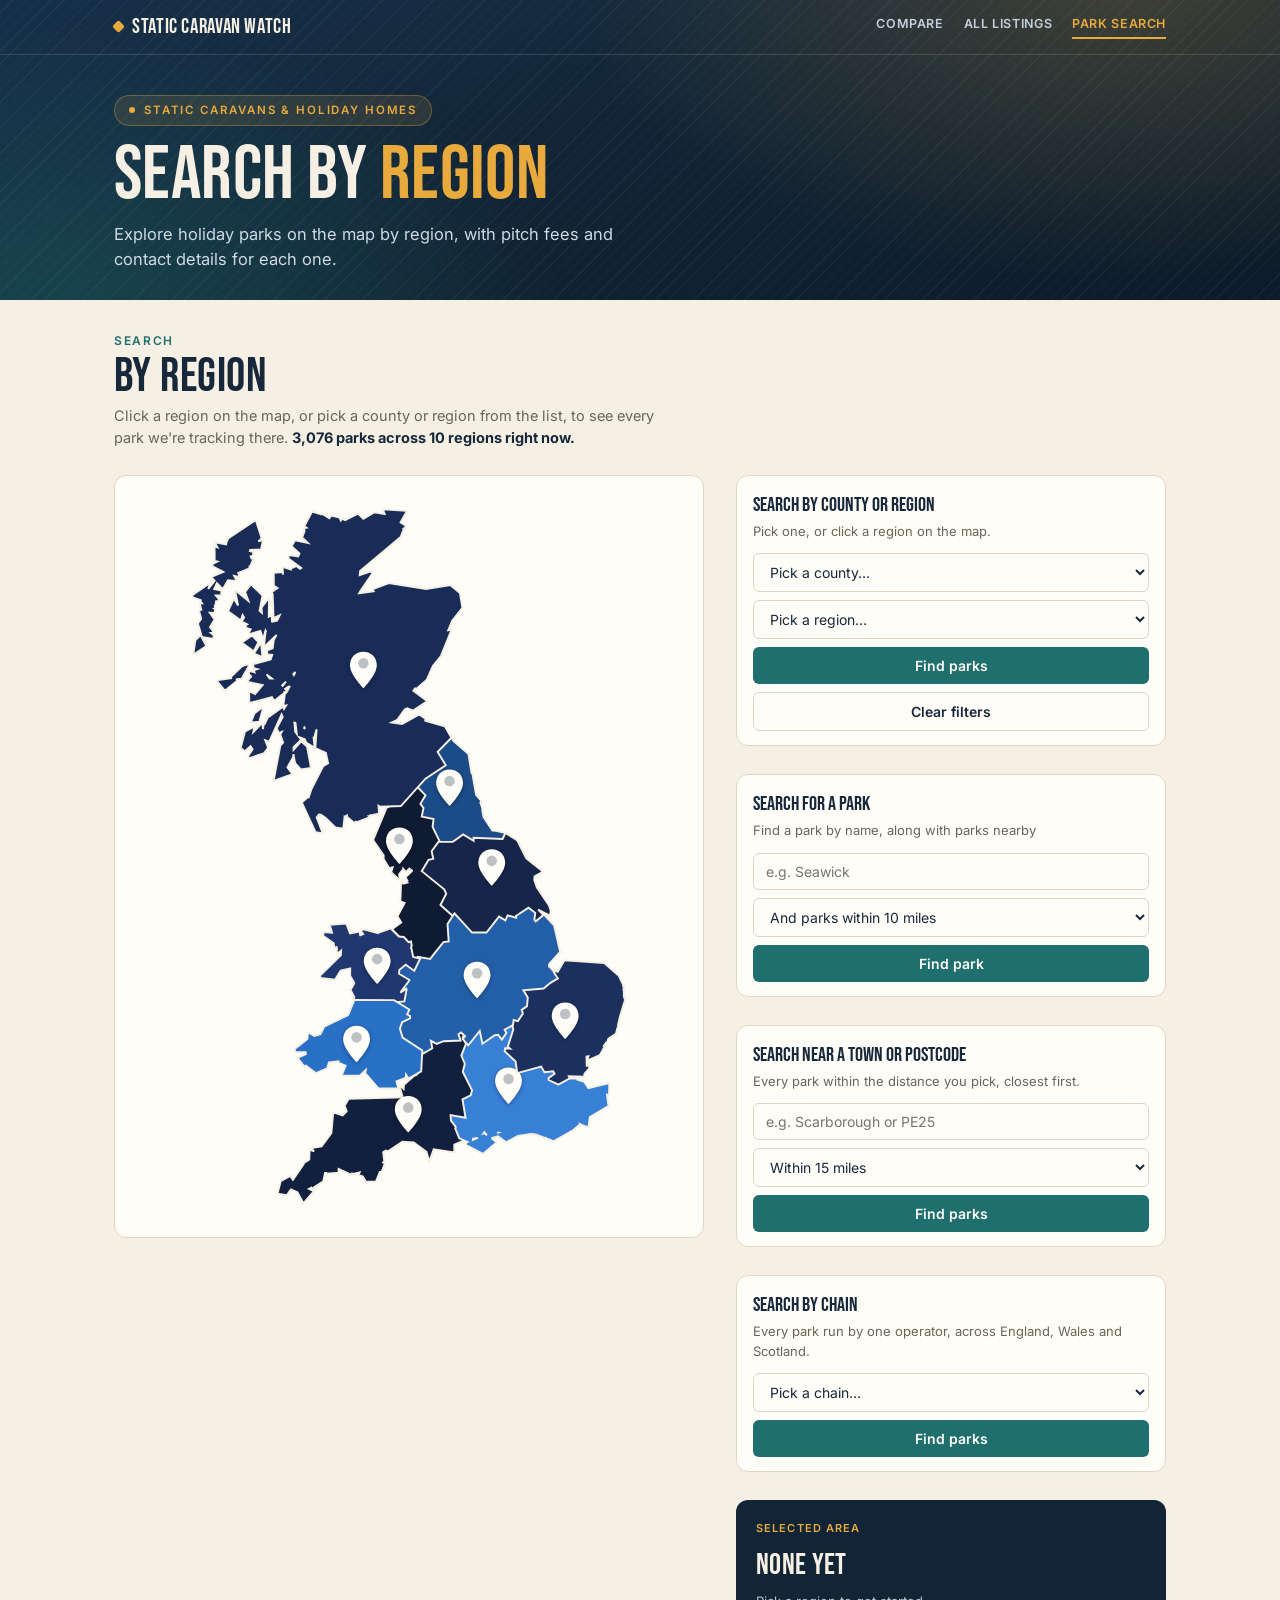
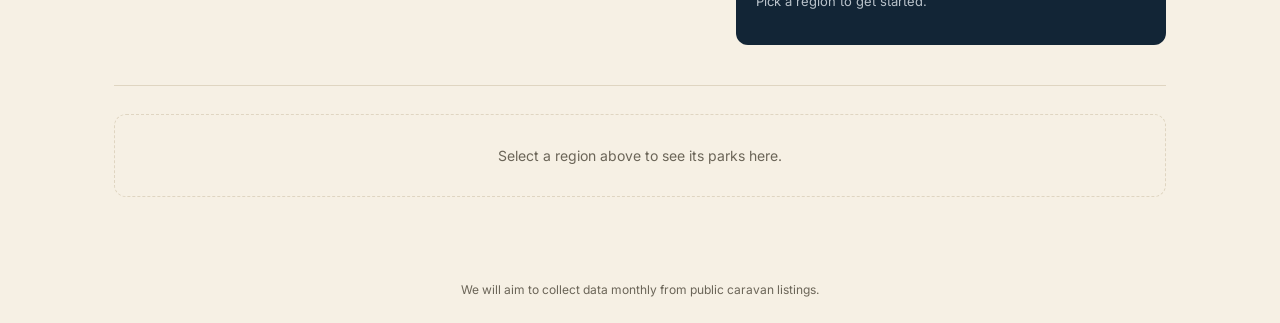
<file: map.html>
<!DOCTYPE html>
<html lang="en">
<head>
<meta charset="UTF-8">
<meta name="viewport" content="width=device-width, initial-scale=1.0">
<title>park search &middot; Static Caravan Watch</title>
<link rel="preconnect" href="https://fonts.googleapis.com">
<link rel="preconnect" href="https://fonts.gstatic.com" crossorigin>
<link href="https://fonts.googleapis.com/css2?family=Bebas+Neue&family=Inter:wght@400;500;600;700&display=swap" rel="stylesheet">
<link rel="stylesheet" href="leaflet.css">
<style>
  :root {
    --ink: #16283A;
    --navy: #122536;
    --navy-deep: #0C1B29;
    --cream: #F6F0E4;
    --card: #FFFDF8;
    --mustard: #E8A93D;
    --mustard-dark: #8A5F1E;
    --teal: #1F6F6E;
    --coral: #C6503F;
    --line: #DFD5C1;
    --muted: #6B6558;
    --font-display: 'Bebas Neue', sans-serif;
    --font-body: 'Inter', system-ui, -apple-system, sans-serif;
  }

  * { box-sizing: border-box; }

  body {
    margin: 0;
    font-family: var(--font-body);
    background: var(--cream);
    color: var(--ink);
    line-height: 1.5;
  }

  a { color: var(--teal); }

  /* ---------- Header (shared across the site) ---------- */
  header.hero {
    position: relative;
    overflow: hidden;
    background: var(--navy-deep);
    color: var(--cream);
    padding: 0 0 28px;
  }

  /* soft colour wash + fine texture, all in CSS so nothing extra to load */
  header.hero::before {
    content: "";
    position: absolute;
    inset: 0;
    background:
      radial-gradient(90ch 50ch at 88% -10%, rgba(232, 169, 61, 0.22), transparent 62%),
      radial-gradient(80ch 46ch at 4% 106%, rgba(31, 111, 110, 0.42), transparent 64%),
      linear-gradient(160deg, #16304A 0%, var(--navy) 46%, var(--navy-deep) 100%);
  }

  header.hero::after {
    content: "";
    position: absolute;
    inset: 0;
    opacity: 0.05;
    background-image:
      repeating-linear-gradient(135deg, rgba(246, 240, 228, 0.9) 0 1px, transparent 1px 9px);
  }

  /* ---------- Top bar ---------- */
  .topbar-wrap {
    position: relative;
    z-index: 3;
    border-bottom: 1px solid rgba(246, 240, 228, 0.14);
  }

  .topbar {
    max-width: 1100px;
    margin: 0 auto;
    padding: 15px 24px;
    display: flex;
    align-items: center;
    justify-content: space-between;
    flex-wrap: wrap;
    gap: 12px 22px;
  }

  .topbar-brand {
    display: inline-flex;
    align-items: center;
    gap: 9px;
    text-decoration: none;
    color: var(--cream);
    font-family: var(--font-display);
    font-weight: 400;
    font-size: 21px;
    letter-spacing: 0.03em;
    line-height: 1;
    white-space: nowrap;
  }

  .topbar-brand .mark {
    width: 9px;
    height: 9px;
    border-radius: 2px;
    background: var(--mustard);
    transform: rotate(45deg);
    flex-shrink: 0;
  }

  nav.topbar-nav {
    display: flex;
    flex-wrap: wrap;
    align-items: center;
    gap: 20px;
  }

  nav.topbar-nav a {
    color: #C3D0DA;
    text-decoration: none;
    font-size: 12.5px;
    font-weight: 600;
    letter-spacing: 0.05em;
    text-transform: uppercase;
    border-bottom: 2px solid transparent;
    padding-bottom: 3px;
    transition: color 0.16s ease, border-color 0.16s ease;
  }

  nav.topbar-nav a:hover { color: var(--mustard); }
  nav.topbar-nav a.active { color: var(--mustard); border-bottom-color: var(--mustard); }
  nav.topbar-nav a:focus-visible { outline: 2px solid var(--mustard); outline-offset: 3px; border-radius: 2px; }

  .hero-inner {
    position: relative;
    z-index: 1;
    max-width: 1100px;
    margin: 0 auto;
    padding: 40px 24px 0;
  }

  .hero-eyebrow {
    display: inline-flex;
    align-items: center;
    gap: 9px;
    font-size: 11.5px;
    letter-spacing: 0.16em;
    text-transform: uppercase;
    color: var(--mustard);
    font-weight: 600;
    background: rgba(232, 169, 61, 0.12);
    border: 1px solid rgba(232, 169, 61, 0.34);
    padding: 6px 14px;
    border-radius: 999px;
    margin: 0 0 16px;
  }
  .hero-eyebrow .dot {
    width: 6px; height: 6px; border-radius: 50%;
    background: var(--mustard);
  }

  h1.hero-title {
    font-family: var(--font-display);
    font-weight: 400;
    font-size: clamp(44px, 8vw, 76px);
    letter-spacing: 0.005em;
    margin: 0 0 12px;
    line-height: 0.9;
  }
  h1.hero-title .accent { color: var(--mustard); }

  .hero-sub {
    font-size: 16.5px;
    color: #CFDAE2;
    max-width: 52ch;
    margin: 0;
  }

  @media (max-width: 640px) {
    header.hero { padding: 0 0 24px; }
    .hero-inner { padding-top: 32px; }
    .topbar { gap: 10px 16px; }
    nav.topbar-nav { gap: 14px; }
    nav.topbar-nav a { font-size: 11.5px; }
  }

  main {
    max-width: 1100px;
    margin: 0 auto;
    padding: 32px 24px 60px;
  }

  .page-eyebrow {
    font-size: 12px;
    letter-spacing: 0.14em;
    text-transform: uppercase;
    color: var(--teal);
    font-weight: 600;
    margin: 0 0 4px;
  }

  h2.page-title {
    font-family: var(--font-display);
    font-weight: 400;
    font-size: clamp(32px, 6vw, 48px);
    letter-spacing: 0.01em;
    margin: 0 0 6px;
    line-height: 0.95;
  }

  .page-intro {
    color: var(--muted);
    font-size: 14.5px;
    max-width: 62ch;
    margin: 0 0 26px;
  }

  .page-intro strong { color: var(--ink); }

  .map-layout {
    display: flex;
    gap: 32px;
    flex-wrap: wrap;
    align-items: flex-start;
  }

  .map-wrap {
    flex: 1 1 460px;
    background: var(--card);
    border: 1px solid var(--line);
    border-radius: 12px;
    padding: 16px;
  }

  .map-wrap svg { width: 100%; height: auto; display: block; max-height: 820px; }

  .region {
    cursor: pointer;
    stroke: var(--cream);
    stroke-width: 2;
    transition: opacity 0.15s ease, filter 0.15s ease, stroke-width 0.15s ease;
    transform-origin: center;
  }

  .region-group:hover .region { opacity: 0.85; }
  .region-group:focus { outline: none; }
  .region-group:focus .region { stroke: var(--ink); stroke-width: 3; }

  .region-group.selected .region {
    stroke: var(--mustard);
    stroke-width: 4;
    filter: brightness(1.06);
  }

  .pin {
    pointer-events: none;
  }

  .pin-body {
    fill: #FFFDF8;
    filter: drop-shadow(0 1px 2px rgba(0,0,0,0.35));
  }

  .pin-hole {
    fill: rgba(22,40,58,0.28);
  }

  .region-group.selected .pin-hole { fill: var(--mustard-dark); }

  .region-label {
    pointer-events: none;
    font-family: var(--font-body);
    font-size: 12px;
    font-weight: 700;
    fill: var(--ink);
    text-anchor: middle;
    opacity: 0;
    transition: opacity 0.15s ease;
    paint-order: stroke;
    stroke: #FFFDF8;
    stroke-width: 3px;
    stroke-linejoin: round;
  }

  .region-group:hover .region-label,
  .region-group:focus .region-label,
  .region-group.selected .region-label { opacity: 1; }

  .side-panel {
    flex: 1 1 300px;
    display: flex;
    flex-direction: column;
    gap: 14px;
    position: sticky;
    top: 20px;
  }

  .selected-card {
    background: var(--navy);
    color: var(--cream);
    border-radius: 12px;
    padding: 20px;
  }

  .selected-card .label {
    font-size: 11px;
    text-transform: uppercase;
    letter-spacing: 0.1em;
    color: var(--mustard);
    font-weight: 600;
    margin: 0 0 6px;
  }

  .selected-card .region-name {
    font-family: var(--font-display);
    font-size: 30px;
    margin: 0 0 4px;
    letter-spacing: 0.01em;
  }

  .selected-card .region-stats {
    font-size: 13px;
    color: #B9C2CA;
    margin: 0 0 14px;
  }

  /* results */
  .results {
    margin-top: 40px;
    border-top: 1px solid var(--line);
    padding-top: 28px;
    scroll-margin-top: 20px;
  }

  .map-layout {
    scroll-margin-top: 20px;
  }

  .back-to-regions {
    display: inline-flex;
    align-items: center;
    gap: 6px;
    font-family: var(--font-body);
    font-size: 13px;
    font-weight: 600;
    color: var(--ink);
    background: var(--card);
    border: 1px solid var(--line);
    border-radius: 6px;
    padding: 8px 14px;
    cursor: pointer;
    margin-bottom: 18px;
  }

  .back-to-regions:hover {
    border-color: var(--teal);
    background: rgba(31, 111, 110, 0.08);
  }

  .back-to-regions svg {
    width: 14px;
    height: 14px;
    flex-shrink: 0;
  }

  .results-empty {
    color: var(--muted);
    font-size: 14px;
    padding: 30px 0;
    text-align: center;
    border: 1px dashed var(--line);
    border-radius: 12px;
  }

  .results-header {
    display: flex;
    align-items: flex-end;
    justify-content: space-between;
    gap: 16px;
    flex-wrap: wrap;
    margin-bottom: 18px;
  }

  .results-heading h3 {
    font-family: var(--font-display);
    font-weight: 400;
    font-size: 30px;
    margin: 0 0 2px;
    letter-spacing: 0.01em;
  }

  /* a chain's name links to its own website */
  .results-heading h3 a {
    color: inherit;
    text-decoration: underline;
    text-decoration-thickness: 2px;
    text-underline-offset: 4px;
    text-decoration-color: var(--mustard);
  }
  .results-heading h3 a:hover { color: var(--teal); }
  .results-heading h3 a .ext { font-size: 0.6em; vertical-align: 0.35em; margin-left: 4px; }

  .results-heading p {
    margin: 0;
    color: var(--muted);
    font-size: 13.5px;
  }

  .filter-input {
    font-family: var(--font-body);
    font-size: 14px;
    padding: 9px 12px;
    border: 1px solid var(--line);
    border-radius: 6px;
    background: var(--card);
    color: var(--ink);
    min-width: 220px;
  }
  .filter-input:focus { outline: 2px solid var(--teal); outline-offset: 1px; }

  .town-search {
    background: var(--card);
    border: 1px solid var(--line);
    border-radius: 12px;
    padding: 14px 16px;
    margin: 0 0 14px;
  }
  .town-search h3 {
    font-family: var(--font-display);
    font-weight: 400;
    font-size: 20px;
    margin: 0 0 2px;
  }
  .town-search .town-sub {
    margin: 0 0 12px;
    color: var(--muted);
    font-size: 13px;
  }
  .town-search-row {
    display: flex;
    flex-direction: column;
    gap: 8px;
  }
  .town-search-row input,
  .town-search-row select {
    font-family: var(--font-body);
    font-size: 14px;
    padding: 9px 12px;
    border: 1px solid var(--line);
    border-radius: 6px;
    background: var(--card);
    color: var(--ink);
    width: 100%;
  }
  .town-search-row input:focus,
  .town-search-row select:focus { outline: 2px solid var(--teal); outline-offset: 1px; }
  .town-search-btn {
    font-family: var(--font-body);
    font-size: 14px;
    font-weight: 600;
    padding: 10px 18px;
    border: none;
    border-radius: 6px;
    background: var(--teal);
    color: #FFFDF8;
    cursor: pointer;
  }
  .town-search-btn:hover { filter: brightness(1.08); }
  .town-search-btn.secondary {
    background: transparent;
    color: var(--ink);
    border: 1px solid var(--line);
  }
  .town-search-btn.secondary:hover { filter: none; border-color: var(--teal); background: rgba(31, 111, 110, 0.08); }
  .town-error {
    margin: 10px 0 0;
    font-size: 13.5px;
    color: #A2432F;
  }
  .town-error.hidden { display: none; }

  .park-card .distance {
    color: var(--teal);
    font-weight: 600;
  }

  .park-grid {
    display: grid;
    grid-template-columns: repeat(auto-fill, minmax(240px, 1fr));
    gap: 12px;
  }

  .park-card {
    display: block;
    text-decoration: none;
    background: var(--card);
    border: 1px solid var(--line);
    border-radius: 10px;
    padding: 14px 16px;
    color: var(--ink);
    transition: border-color 0.15s ease, transform 0.15s ease;
  }

  .park-card.focus {
    border-color: var(--mustard);
    box-shadow: 0 0 0 2px rgba(232, 169, 61, 0.35);
  }

  .park-card:hover {
    border-color: var(--teal);
    transform: translateY(-1px);
  }

  .park-card .name {
    font-weight: 700;
    font-size: 14.5px;
    margin: 0 0 6px;
    line-height: 1.3;
  }

  .park-card .meta {
    display: flex;
    align-items: center;
    font-size: 12px;
    color: var(--muted);
  }

  .park-card .postcode {
    font-weight: 600;
    letter-spacing: 0.02em;
  }

  .no-match {
    color: var(--muted);
    font-size: 14px;
    padding: 20px 0;
  }

  .park-map-wrap {
    margin-bottom: 22px;
  }

  .park-map {
    height: 460px;
    width: 100%;
    border-radius: 12px;
    border: 1px solid var(--line);
    background: var(--card);
  }

  .park-map-hint {
    font-size: 12px;
    color: var(--muted);
    margin: 8px 0 0;
  }

  .leaflet-popup-content-wrapper {
    background: var(--card);
    color: var(--ink);
    border-radius: 10px;
    box-shadow: 0 4px 14px rgba(22,40,58,0.22);
  }

  .leaflet-popup-content {
    font-family: var(--font-body);
    margin: 12px 14px;
    min-width: 190px;
  }

  .leaflet-popup-tip {
    background: var(--card);
  }

  .popup-park-name {
    font-weight: 700;
    font-size: 14px;
    margin: 0 0 6px;
    line-height: 1.3;
  }

  .popup-park-meta {
    display: flex;
    align-items: center;
    font-size: 12px;
    color: var(--muted);
    margin-bottom: 8px;
  }

  /* NOTE: Leaflet ships its own `.leaflet-container a { color: #0078A8 }` rule,
     which is MORE specific than a bare `.popup-park-link` / `.popup-park-btn`
     class selector and silently wins. Prefixing with `.leaflet-container`
     is what lets these colours actually apply. */
  .leaflet-container a.popup-park-link {
    display: inline-block;
    font-size: 12.5px;
    font-weight: 700;
    color: var(--teal);
    text-decoration: none;
  }
  .leaflet-container a.popup-park-link:hover { text-decoration: underline; }

  /* several parks share one pin when they sit on the same coordinates */
  .popup-group-title {
    font-size: 11px;
    text-transform: uppercase;
    letter-spacing: 0.07em;
    font-weight: 700;
    color: var(--muted);
    margin: 0 0 8px;
  }

  .popup-park-list {
    max-height: 260px;
    overflow-y: auto;
    margin: 0 -4px 0 0;
    padding-right: 4px;
  }

  .popup-park-item + .popup-park-item {
    border-top: 1px solid var(--line);
    margin-top: 10px;
    padding-top: 10px;
  }

  .pin-count {
    font-family: var(--font-body);
    font-size: 14px;
    font-weight: 700;
  }

  .popup-park-actions {
    display: flex;
    flex-direction: column;
    align-items: flex-start;
    gap: 8px;
  }

  .leaflet-container a.popup-park-btn {
    display: inline-block;
    font-size: 12.5px;
    font-weight: 700;
    /* <<< button colour lives here: text colour then fill colour >>> */
    color: var(--cream);
    background: var(--ink);
    text-decoration: none;
    padding: 7px 12px;
    border-radius: 6px;
    line-height: 1;
    border: 1px solid rgba(138, 95, 30, 0.45);
  }
  .leaflet-container a.popup-park-btn:hover {
    color: var(--cream);
    background: #234e78;
    text-decoration: none;
  }
  .leaflet-container a.popup-park-btn:focus-visible { outline: 2px solid var(--teal); outline-offset: 2px; }

  .leaflet-container a.popup-park-info {
    color: var(--ink);
    background: transparent;
    border: 1px solid var(--ink);
  }
  .leaflet-container a.popup-park-info:hover {
    color: var(--cream);
    background: var(--ink);
  }

  footer {
    text-align: center;
    font-size: 12px;
    color: var(--muted);
    padding: 24px;
  }

  @media (max-width: 720px) {
    .map-layout { flex-direction: column; }
    .side-panel { position: static; }
  }
</style>
</head>
<body>

<header class="hero">
  <div class="topbar-wrap">
    <div class="topbar">
      <a class="topbar-brand" href="index.html" title="Home" aria-label="Static Caravan Watch — home"><span class="mark"></span>Static Caravan Watch</a>
      <nav class="topbar-nav">
        <a href="compare.html">Compare</a>
        <a href="caravans.html">All listings</a>
        <a href="map.html" class="active">park search</a>
      </nav>
    </div>
  </div>
  <div class="hero-inner">
    <p class="hero-eyebrow"><span class="dot"></span>Static caravans &amp; holiday homes</p>
    <h1 class="hero-title">Search by <span class="accent">Region</span></h1>
    <p class="hero-sub">Explore holiday parks on the map by region, with pitch fees and contact details for each one.</p>
  </div>
</header>

<main>
  <p class="page-eyebrow">Search</p>
  <h2 class="page-title">By region</h2>
  <p class="page-intro">Click a region on the map, or pick a county or region from the list, to see every park we're tracking there. <strong id="grand-total">&nbsp;</strong></p>

  <div class="map-layout" id="map-layout">
    <div class="map-wrap">
      <svg id="uk-map" viewBox="0 0 580 760" xmlns="http://www.w3.org/2000/svg" role="img" aria-label="Map of the UK split into clickable regions">
        <!-- regions are drawn in by JS below -->
      </svg>
    </div>

    <div class="side-panel">
      <div class="town-search" id="county-search">
        <h3>Search by county or region</h3>
        <p class="town-sub">Pick one, or click a region on the map.</p>
        <div class="town-search-row">
          <select id="county-select" aria-label="County">
            <option value="">Loading counties&hellip;</option>
          </select>
          <select id="region-select" aria-label="Region">
            <option value="">Pick a region&hellip;</option>
          </select>
          <button type="button" class="town-search-btn" id="county-search-btn">Find parks</button>
          <button type="button" class="town-search-btn secondary" id="area-clear-btn">Clear filters</button>
        </div>
        <p class="town-error hidden" id="county-error"></p>
      </div>

      <div class="town-search" id="park-search">
        <h3>Search for a park</h3>
        <p class="town-sub">Find a park by name, along with parks nearby</p>
        <div class="town-search-row">
          <input type="text" id="park-input" list="park-list" placeholder="e.g. Seawick" aria-label="Park name">
          <datalist id="park-list"></datalist>
          <select id="park-radius" aria-label="Distance">
            <option value="0">Just this park</option>
            <option value="5">And parks within 5 miles</option>
            <option value="10" selected>And parks within 10 miles</option>
            <option value="15">And parks within 15 miles</option>
            <option value="25">And parks within 25 miles</option>
          </select>
          <button type="button" class="town-search-btn" id="park-search-btn">Find park</button>
        </div>
        <p class="town-error hidden" id="park-error"></p>
      </div>

      <div class="town-search" id="town-search">
        <h3>Search near a town or postcode</h3>
        <p class="town-sub">Every park within the distance you pick, closest first.</p>
        <div class="town-search-row">
          <input type="text" id="town-input" list="town-list" placeholder="e.g. Scarborough or PE25" aria-label="Town or postcode">
          <datalist id="town-list"></datalist>
          <select id="town-radius" aria-label="Distance">
            <option value="5">Within 5 miles</option>
            <option value="10">Within 10 miles</option>
            <option value="15" selected>Within 15 miles</option>
            <option value="25">Within 25 miles</option>
            <option value="50">Within 50 miles</option>
          </select>
          <button type="button" class="town-search-btn" id="town-search-btn">Find parks</button>
        </div>
        <p class="town-error hidden" id="town-error"></p>
      </div>

      <div class="town-search" id="chain-search">
        <h3>Search by chain</h3>
        <p class="town-sub">Every park run by one operator, across England, Wales and Scotland.</p>
        <div class="town-search-row">
          <select id="chain-select" aria-label="Chain">
            <option value="">Loading chains&hellip;</option>
          </select>
          <button type="button" class="town-search-btn" id="chain-search-btn">Find parks</button>
        </div>
        <p class="town-error hidden" id="chain-error"></p>
      </div>

      <div class="selected-card">
        <p class="label">Selected area</p>
        <p class="region-name" id="selected-name">None yet</p>
        <p class="region-stats" id="selected-stats">Pick a region to get started.</p>
      </div>
    </div>
  </div>

  <section class="results" id="results">
    <div class="results-empty" id="results-empty">Select a region above to see its parks here.</div>

    <div id="results-content" style="display:none;">
      <button type="button" class="back-to-regions" id="back-to-regions">
        <svg viewBox="0 0 20 20" fill="none" stroke="currentColor" stroke-width="2" stroke-linecap="round" stroke-linejoin="round"><path d="M5 11l5-5 5 5"/></svg>
        Back to regions
      </button>
      <div class="results-header">
        <div class="results-heading">
          <h3 id="results-title">&nbsp;</h3>
          <p id="results-subtitle">&nbsp;</p>
        </div>
        <input type="text" class="filter-input" id="filter-input" placeholder="Filter by park name&hellip;">
      </div>
      <div class="park-map-wrap">
        <div id="park-map" class="park-map"></div>
        <p class="park-map-hint">Scroll or pinch to zoom, drag to pan, click a pin for details.</p>
      </div>
      <div class="park-grid" id="park-grid"></div>
      <p class="no-match" id="no-match" style="display:none;">No parks match that search in this region.</p>
    </div>
  </section>
</main>

<footer>We will aim to collect data monthly from public caravan listings.</footer>

<script src="leaflet.js"></script>
<script>
const MAP_DATA = {"viewBox":"0 0 580 760","order":["South West", "South East", "General East", "North West", "North East", "Yorkshire and Humber", "Central England", "North Wales", "South Wales", "Scotland"],"regions":{
  "South West":{"path":"M 180.2 701.0 L 180.2 700.0 L 181.5 699.2 L 182.0 698.5 L 182.5 698.6 L 186.0 696.2 L 186.3 685.9 L 191.0 687.9 L 189.3 685.9 L 189.6 684.0 L 198.8 682.7 L 209.0 668.9 L 210.9 647.2 L 220.8 650.3 L 225.0 645.9 L 222.8 640.2 L 227.2 633.0 L 283.5 631.5 L 280.8 621.9 L 282.0 620.1 L 284.4 622.7 L 284.7 618.5 L 295.7 608.8 L 297.7 608.4 L 300.3 605.1 L 298.9 584.4 L 310.1 576.7 L 307.8 564.2 L 308.0 563.9 L 318.9 569.7 L 323.7 568.0 L 323.9 560.4 L 325.8 559.8 L 327.6 567.1 L 338.1 566.7 L 336.7 562.4 L 345.0 558.4 L 353.7 565.8 L 348.6 587.5 L 352.0 595.7 L 350.0 603.8 L 359.9 623.3 L 356.6 634.4 L 349.9 637.6 L 353.5 659.5 L 344.5 657.8 L 342.3 663.7 L 344.4 669.0 L 351.8 671.0 L 351.9 674.5 L 337.3 680.9 L 337.2 689.0 L 315.8 685.7 L 311.3 698.3 L 311.2 698.3 L 308.2 688.2 L 294.9 678.5 L 283.1 677.9 L 268.2 687.8 L 265.8 687.1 L 263.1 688.8 L 264.3 698.5 L 263.0 699.3 L 264.7 700.7 L 261.5 709.2 L 259.6 709.2 L 255.5 719.5 L 246.9 719.4 L 246.0 721.1 L 241.9 714.0 L 237.4 712.4 L 238.5 709.7 L 230.7 711.7 L 230.3 710.0 L 230.6 712.6 L 216.6 706.3 L 216.4 710.1 L 204.2 711.2 L 203.9 710.3 L 202.4 710.4 L 200.6 719.0 L 188.2 727.1 L 187.9 725.8 L 185.7 727.0 L 190.1 729.0 L 190.2 730.1 L 179.8 742.0 L 173.6 730.4 L 166.8 727.5 L 162.5 733.6 L 152.9 731.9 L 156.2 718.8 L 166.1 713.5 L 168.9 717.5 L 180.2 701.0 Z",
  "pin":[289.2, 650.2],"fill":"#12203F","dark":"#060C19"},
  "South East":{"path":"M 338.8 662.2 L 333.8 655.8 L 333.4 650.0 L 349.0 652.8 L 345.8 633.6 L 354.3 629.5 L 355.8 624.2 L 346.1 604.8 L 348.2 596.4 L 344.6 587.9 L 349.5 575.5 L 346.0 569.5 L 346.2 568.3 L 354.8 567.8 L 356.6 559.5 L 362.8 558.9 L 364.5 551.3 L 372.5 563.0 L 372.4 564.1 L 368.0 565.2 L 368.6 567.9 L 379.1 560.8 L 385.4 565.0 L 386.6 563.5 L 383.8 558.1 L 397.9 550.9 L 402.7 560.5 L 397.7 576.2 L 406.7 583.5 L 406.3 586.9 L 400.2 586.6 L 404.1 590.3 L 405.4 599.4 L 424.2 592.3 L 432.7 599.6 L 440.2 597.3 L 448.3 608.6 L 448.3 608.6 L 442.9 612.1 L 465.7 611.6 L 465.5 612.9 L 472.9 615.4 L 477.2 621.9 L 498.9 616.6 L 498.7 628.7 L 496.5 628.6 L 498.1 640.5 L 478.6 652.1 L 477.1 663.1 L 468.3 659.3 L 468.4 659.6 L 461.5 665.6 L 440.7 677.3 L 436.9 675.6 L 436.8 676.0 L 433.8 674.4 L 433.8 674.6 L 422.2 670.2 L 417.4 669.7 L 403.6 671.6 L 391.3 678.4 L 382.8 672.0 L 376.7 673.7 L 376.9 674.8 L 381.1 677.7 L 381.1 678.9 L 367.1 690.5 L 349.7 681.4 L 349.7 678.5 L 351.0 678.0 L 342.4 674.2 L 338.2 663.7 L 338.8 662.2 Z M 356.6 675.9 L 362.0 673.8 L 356.8 674.6 L 356.6 675.9 Z M 367.9 668.8 L 368.1 668.7 L 371.3 670.9 L 368.6 667.7 L 367.9 668.8 Z M 383.0 668.2 L 383.0 668.5 L 383.5 668.3 L 383.0 668.2 Z",
  "pin":[393.8, 620.4],"fill":"#387FD6","dark":"#1B5AA7"},
  "General East":{"path":"M 445.3 500.3 L 452.1 488.4 L 493.7 491.3 L 508.9 504.7 L 513.2 513.6 L 513.4 515.4 L 514.5 515.4 L 514.5 515.5 L 513.7 518.0 L 513.9 520.1 L 514.6 520.2 L 514.1 522.3 L 514.4 525.5 L 514.1 525.5 L 514.7 528.2 L 515.8 528.1 L 515.1 530.4 L 514.6 533.0 L 514.3 533.2 L 510.0 547.7 L 508.0 556.4 L 508.6 556.6 L 508.7 557.3 L 507.3 559.3 L 505.9 565.1 L 498.1 570.3 L 497.6 571.3 L 497.7 571.6 L 497.3 572.3 L 495.5 576.4 L 495.1 575.1 L 493.5 577.4 L 493.7 577.4 L 494.0 578.8 L 489.0 587.5 L 476.6 593.0 L 476.2 592.3 L 477.2 588.6 L 475.2 589.0 L 475.4 598.6 L 477.7 598.4 L 478.2 601.1 L 473.0 607.0 L 472.8 610.0 L 456.7 609.4 L 457.7 611.6 L 445.9 618.2 L 435.7 613.4 L 435.7 611.3 L 441.9 606.9 L 440.4 604.4 L 431.3 605.3 L 427.9 599.4 L 402.9 606.2 L 401.2 594.1 L 389.8 583.4 L 390.3 580.3 L 395.3 580.6 L 393.0 578.8 L 398.8 560.7 L 395.1 544.5 L 402.6 545.8 L 404.6 542.7 L 403.0 537.6 L 410.0 530.7 L 402.1 515.3 L 402.3 514.6 L 429.6 512.3 L 439.0 504.1 L 439.4 504.8 L 440.2 504.3 L 440.0 499.6 L 445.3 500.3 Z",
  "pin":[452.9, 552.5],"fill":"#1C305F","dark":"#091125"},
  "North West":{"path":"M 263.5 379.1 L 252.5 363.2 L 267.0 328.5 L 268.4 328.8 L 270.9 324.8 L 275.4 323.4 L 277.5 324.8 L 282.4 322.8 L 280.5 316.6 L 301.0 305.3 L 312.9 315.1 L 307.0 324.8 L 309.1 327.5 L 307.8 333.7 L 319.2 336.2 L 319.3 351.6 L 328.2 363.7 L 317.6 376.8 L 320.0 387.7 L 311.9 389.2 L 309.1 394.1 L 328.9 409.8 L 333.2 419.3 L 328.8 427.8 L 331.6 428.5 L 340.0 443.3 L 333.7 453.0 L 335.1 474.2 L 327.0 475.2 L 308.2 494.9 L 292.0 490.4 L 289.8 479.9 L 282.2 476.2 L 282.3 473.3 L 286.7 471.3 L 272.5 456.4 L 272.5 455.9 L 281.9 449.0 L 278.0 442.6 L 285.4 428.8 L 281.0 427.0 L 281.8 406.2 L 282.5 405.8 L 284.0 408.5 L 288.3 407.3 L 287.8 406.8 L 287.9 405.4 L 288.2 405.3 L 286.2 401.9 L 292.9 395.6 L 293.1 395.0 L 290.4 392.7 L 286.8 396.5 L 284.0 393.1 L 284.0 393.3 L 279.7 398.7 L 280.3 404.1 L 279.9 404.7 L 271.4 396.6 L 273.0 391.5 L 269.4 392.5 L 263.5 382.9 L 263.5 379.1 Z",
  "pin":[280, 370],"fill":"#0F1A33","dark":"#040810"},
  "North East":{"path":"M 326.1 262.2 L 325.6 259.9 L 332.5 253.3 L 336.6 259.9 L 351.9 273.0 L 355.3 293.4 L 356.1 293.8 L 360.0 315.8 L 362.3 318.5 L 362.8 318.3 L 363.1 319.5 L 365.2 322.0 L 364.9 323.9 L 364.5 324.0 L 365.1 325.9 L 365.3 325.8 L 365.7 327.6 L 367.0 331.8 L 366.4 331.9 L 367.8 339.1 L 376.8 352.8 L 376.8 353.1 L 382.0 353.7 L 394.3 356.7 L 394.4 356.9 L 389.2 367.7 L 361.9 369.0 L 361.8 369.1 L 361.6 369.0 L 361.0 369.0 L 361.4 372.1 L 361.3 372.3 L 346.5 363.4 L 325.0 370.7 L 314.6 349.4 L 315.6 341.2 L 303.3 338.6 L 305.1 329.5 L 301.9 325.3 L 307.2 316.4 L 297.8 306.5 L 305.6 294.0 L 322.2 283.0 L 313.9 268.9 L 314.2 267.8 L 321.5 267.0 L 326.1 262.2 Z",
  "pin":[332.3, 309.5],"fill":"#1C4C87","dark":"#0C284B"},
  "Yorkshire and Humber":{"path":"M 393.6 447.6 L 392.4 452.8 L 384.5 449.3 L 371.9 465.4 L 348.0 464.2 L 347.7 462.3 L 350.1 459.0 L 341.9 447.8 L 322.8 430.8 L 328.8 419.0 L 326.7 414.4 L 303.3 395.5 L 310.4 383.7 L 315.3 382.7 L 313.6 374.8 L 320.7 365.0 L 335.7 364.8 L 346.5 357.3 L 357.4 363.9 L 357.4 360.6 L 387.6 362.0 L 390.6 355.7 L 402.7 363.1 L 412.4 382.3 L 428.7 395.0 L 428.6 396.8 L 421.0 400.9 L 420.7 404.5 L 423.3 412.3 L 435.9 431.1 L 437.3 435.0 L 437.7 436.7 L 437.8 438.4 L 436.8 441.8 L 424.7 435.6 L 433.1 444.2 L 422.6 455.0 L 417.0 448.8 L 417.9 442.4 L 414.5 439.9 L 412.5 441.2 L 412.7 442.4 L 406.9 451.5 L 393.6 447.6 Z",
  "pin":[376.3, 392.8],"fill":"#16264B","dark":"#040810"},
  "Central England":{"path":"M 277.4 528.5 L 276.9 520.4 L 283.8 511.7 L 276.0 506.5 L 276.5 495.6 L 286.5 486.9 L 294.5 492.8 L 299.1 484.9 L 312.0 487.1 L 325.9 469.6 L 331.4 468.9 L 330.2 450.7 L 337.4 439.5 L 355.8 459.6 L 370.8 459.6 L 383.9 442.9 L 390.5 446.8 L 392.9 441.6 L 401.8 444.1 L 401.6 442.3 L 414.6 433.6 L 421.7 439.0 L 420.8 446.2 L 422.2 447.9 L 430.9 440.8 L 441.3 452.1 L 447.7 479.7 L 436.1 492.6 L 436.2 492.7 L 436.0 494.8 L 438.9 497.8 L 438.9 497.8 L 439.1 498.1 L 441.4 500.6 L 441.2 501.3 L 445.3 507.4 L 437.6 512.0 L 430.4 518.0 L 409.3 519.8 L 413.9 527.4 L 413.1 536.3 L 407.6 540.2 L 408.8 544.0 L 403.6 551.9 L 399.2 550.8 L 398.4 556.2 L 389.8 560.9 L 391.6 564.3 L 386.9 571.3 L 382.9 566.2 L 379.5 566.7 L 366.6 575.5 L 363.8 562.1 L 351.8 577.2 L 346.1 570.7 L 348.5 567.7 L 344.3 563.9 L 341.6 565.7 L 343.8 572.2 L 326.2 572.9 L 318.8 575.7 L 312.9 572.5 L 314.3 580.3 L 302.0 587.4 L 291.1 578.5 L 286.1 581.2 L 276.5 559.6 L 280.8 548.0 L 282.4 547.3 L 284.7 542.6 L 270.7 534.6 L 270.7 532.4 L 277.4 528.5 Z",
  "pin":[361.0, 510.0],"fill":"#235FA9","dark":"#123B6E"},
  "North Wales":{"path":"M 200.4 462.9 L 200.9 459.1 L 209.7 459.8 L 207.4 451.6 L 224.6 450.2 L 228.5 460.4 L 238.5 458.5 L 239.1 462.2 L 238.4 462.8 L 242.2 461.2 L 240.2 458.2 L 240.8 455.8 L 257.7 460.2 L 257.8 460.0 L 270.7 455.1 L 279.5 463.7 L 284.6 464.2 L 289.6 469.5 L 292.1 468.8 L 292.7 472.8 L 292.8 472.9 L 292.7 473.1 L 292.8 473.3 L 292.7 473.4 L 292.2 475.1 L 292.3 475.1 L 294.4 485.1 L 301.5 486.7 L 301.6 486.9 L 295.5 499.6 L 286.6 493.2 L 279.9 498.5 L 279.6 502.6 L 290.5 509.1 L 290.5 509.3 L 281.0 522.2 L 287.2 518.2 L 287.5 518.8 L 285.2 531.4 L 231.5 536.0 L 233.0 527.0 L 229.0 519.5 L 233.0 512.2 L 233.0 512.1 L 228.6 504.5 L 228.7 496.9 L 218.7 499.2 L 212.8 508.8 L 197.6 506.9 L 197.3 504.4 L 219.0 483.0 L 219.2 478.4 L 215.6 481.4 L 214.3 478.1 L 215.0 477.0 L 214.4 474.7 L 212.0 475.5 L 211.5 470.7 L 200.4 462.9 Z",
  "pin":[256.8, 495.3],"fill":"#20386F","dark":"#0D1935"},
  "South Wales":{"path":"M 182.4 598.4 L 181.3 600.0 L 174.1 590.9 L 174.2 590.0 L 182.4 586.5 L 182.2 584.5 L 171.2 584.2 L 170.8 581.0 L 184.0 570.6 L 184.7 563.6 L 191.2 567.4 L 197.6 565.7 L 202.2 556.4 L 202.8 557.2 L 202.8 557.2 L 226.5 545.7 L 232.9 530.0 L 274.4 530.1 L 290.4 539.9 L 288.0 544.8 L 291.1 546.6 L 291.1 549.2 L 282.9 553.0 L 280.5 559.6 L 283.3 569.1 L 303.9 582.5 L 302.7 604.4 L 289.5 611.8 L 286.9 607.8 L 286.6 611.1 L 276.9 614.7 L 279.0 622.3 L 258.1 622.2 L 244.3 606.3 L 244.9 602.9 L 238.9 608.7 L 219.9 609.0 L 219.8 608.5 L 223.9 598.5 L 216.4 595.2 L 216.5 594.0 L 206.5 595.0 L 204.6 601.2 L 193.0 606.3 L 182.4 598.4 Z",
  "pin":[235.3, 576.9],"fill":"#2970C7","dark":"#174C8C"},
  "Scotland":{"path":"M 111.7 118.3 L 108.8 103.8 L 109.4 102.9 L 122.4 113.5 L 119.0 104.1 L 125.1 96.3 L 137.2 108.0 L 134.1 124.1 L 136.6 126.1 L 136.1 120.7 L 143.5 110.8 L 144.0 111.2 L 143.7 130.1 L 146.9 128.7 L 147.0 135.1 L 147.3 135.3 L 152.4 134.2 L 155.1 128.6 L 148.7 131.5 L 147.8 106.6 L 147.1 106.3 L 147.0 104.4 L 152.8 100.3 L 149.0 98.0 L 148.9 84.3 L 158.2 83.4 L 158.6 86.1 L 158.1 78.0 L 166.8 80.9 L 166.9 79.7 L 172.5 77.3 L 176.3 80.1 L 177.5 79.3 L 164.2 69.5 L 164.7 65.7 L 174.4 67.1 L 175.7 64.2 L 167.5 56.6 L 171.0 50.5 L 184.5 53.2 L 178.5 47.4 L 181.1 40.6 L 180.7 40.1 L 180.9 37.7 L 183.0 37.3 L 180.7 35.8 L 188.9 20.5 L 198.2 23.3 L 198.4 22.0 L 206.9 27.3 L 208.8 24.7 L 217.5 26.8 L 218.9 29.8 L 220.4 27.7 L 223.3 29.3 L 236.8 22.6 L 242.4 27.9 L 253.6 21.3 L 264.6 23.0 L 262.9 18.2 L 263.0 18.0 L 287.2 19.6 L 287.5 20.7 L 281.2 31.8 L 286.4 34.9 L 286.4 36.8 L 284.4 38.1 L 284.7 38.3 L 281.3 47.0 L 239.0 82.5 L 238.6 86.8 L 251.0 82.4 L 251.8 85.1 L 239.3 103.4 L 238.0 105.7 L 253.2 103.5 L 252.2 101.9 L 252.3 101.4 L 268.9 95.1 L 307.9 101.2 L 333.3 97.2 L 343.1 105.3 L 345.7 120.9 L 335.1 134.3 L 330.9 144.3 L 333.7 143.8 L 334.0 144.7 L 323.3 171.2 L 314.9 181.6 L 308.6 195.8 L 298.5 204.8 L 296.2 204.9 L 294.6 207.3 L 308.1 217.5 L 308.1 218.9 L 294.4 228.1 L 288.1 225.6 L 285.5 226.8 L 277.8 237.7 L 271.9 240.4 L 282.7 242.0 L 300.8 232.1 L 307.1 236.4 L 307.0 238.6 L 327.4 244.4 L 334.3 256.4 L 319.9 271.1 L 328.4 285.1 L 307.2 299.1 L 281.5 327.6 L 260.1 328.4 L 258.2 327.3 L 258.7 335.7 L 249.4 337.4 L 249.7 338.1 L 249.6 338.4 L 248.0 338.3 L 248.6 339.3 L 248.6 339.5 L 234.5 344.9 L 234.2 344.1 L 233.0 345.2 L 225.5 339.0 L 225.3 337.3 L 223.1 338.8 L 222.8 338.6 L 221.4 351.3 L 213.2 349.9 L 202.8 339.8 L 198.0 336.5 L 196.0 336.4 L 193.7 339.5 L 199.7 355.2 L 199.4 355.9 L 192.5 354.8 L 178.1 323.8 L 185.2 317.7 L 185.5 318.1 L 188.4 309.6 L 200.5 285.9 L 205.6 283.0 L 203.3 272.2 L 192.3 267.1 L 193.6 247.6 L 191.1 256.6 L 190.4 255.3 L 191.6 266.9 L 191.6 266.9 L 182.8 261.4 L 181.3 258.0 L 175.5 255.7 L 177.6 258.5 L 169.6 266.1 L 169.6 268.8 L 177.5 260.1 L 183.7 265.6 L 187.8 287.9 L 177.1 289.4 L 171.2 282.8 L 169.4 273.4 L 169.3 276.4 L 163.2 287.2 L 168.0 293.7 L 167.9 294.7 L 148.7 301.5 L 155.8 264.5 L 158.7 261.4 L 155.7 253.0 L 157.2 250.3 L 154.1 251.5 L 153.4 249.4 L 153.4 249.4 L 152.0 246.5 L 158.5 234.3 L 158.2 234.6 L 157.1 231.9 L 144.1 260.6 L 140.0 259.0 L 143.0 266.8 L 138.9 272.4 L 122.9 277.9 L 122.2 275.3 L 126.8 268.4 L 124.7 265.2 L 118.7 270.4 L 114.4 267.0 L 118.8 250.0 L 128.3 244.9 L 128.6 245.3 L 127.6 250.4 L 137.0 240.7 L 137.6 247.2 L 138.4 242.5 L 139.4 242.3 L 142.5 235.5 L 158.6 224.1 L 159.6 226.4 L 162.0 222.5 L 158.9 222.8 L 160.5 210.9 L 162.6 208.7 L 165.4 203.1 L 164.5 202.9 L 160.8 205.4 L 161.8 206.5 L 161.4 208.8 L 160.0 208.8 L 160.1 209.5 L 149.3 218.1 L 147.0 213.9 L 123.4 220.3 L 123.2 207.8 L 129.4 210.7 L 137.3 201.5 L 122.3 198.2 L 122.1 196.3 L 125.3 192.6 L 122.8 189.8 L 123.5 186.5 L 128.8 188.1 L 127.9 186.1 L 131.8 184.7 L 127.6 183.6 L 127.6 179.5 L 145.7 174.8 L 147.3 169.9 L 142.1 169.4 L 142.0 165.1 L 147.8 163.0 L 148.8 155.3 L 148.5 155.2 L 148.5 154.8 L 149.0 154.0 L 149.0 153.4 L 149.3 153.5 L 151.9 149.2 L 139.1 161.3 L 138.7 160.7 L 140.4 145.6 L 140.7 145.3 L 140.3 144.6 L 138.0 153.1 L 137.8 153.1 L 135.0 144.9 L 123.7 148.3 L 123.1 146.4 L 124.8 143.2 L 119.9 141.9 L 119.8 138.8 L 121.2 138.0 L 115.4 135.2 L 115.4 135.1 L 118.0 130.9 L 116.4 128.3 L 114.6 134.0 L 101.3 124.3 L 107.2 111.2 L 111.7 118.3 Z M 141.5 190.3 L 144.7 194.7 L 147.1 194.7 L 141.5 190.3 Z M 157.7 201.7 L 158.2 202.2 L 161.6 197.8 L 157.7 201.7 Z M 169.9 190.9 L 171.5 187.8 L 169.3 190.0 L 169.9 190.9 Z M 180.7 246.3 L 181.8 246.8 L 180.9 245.7 L 180.7 246.3 Z M 195.1 242.1 L 195.1 242.1 L 195.1 242.0 L 195.1 242.1 Z M 172.9 252.1 L 171.6 240.9 L 170.5 240.6 L 171.3 249.9 L 172.9 252.1 Z M 71.8 115.9 L 74.1 116.1 L 72.8 114.3 L 72.8 112.9 L 64.3 109.9 L 64.2 107.3 L 81.0 96.0 L 81.8 97.7 L 80.6 101.0 L 87.3 92.7 L 84.4 89.7 L 84.5 88.2 L 96.3 83.3 L 85.1 77.6 L 85.1 75.0 L 90.0 72.5 L 87.3 71.9 L 87.2 56.7 L 90.1 57.7 L 88.3 54.2 L 88.8 52.8 L 99.2 54.7 L 100.4 49.4 L 101.3 50.7 L 100.5 49.0 L 130.2 29.3 L 136.3 48.3 L 132.8 51.5 L 137.7 50.2 L 135.6 60.0 L 124.3 60.5 L 124.0 61.6 L 127.3 62.3 L 127.4 66.4 L 124.9 67.2 L 125.7 69.4 L 127.6 69.8 L 126.6 72.2 L 127.0 73.1 L 126.2 73.3 L 123.9 78.6 L 123.6 78.4 L 123.6 79.8 L 111.8 84.6 L 113.0 87.2 L 112.6 88.5 L 107.6 87.5 L 109.7 91.3 L 109.3 92.8 L 101.1 92.0 L 95.8 101.4 L 89.6 95.1 L 86.8 101.3 L 94.3 102.8 L 94.1 107.8 L 88.5 107.9 L 89.6 109.2 L 89.7 109.2 L 89.7 109.3 L 91.6 111.7 L 91.3 113.7 L 88.8 113.9 L 88.0 118.6 L 87.5 118.6 L 87.7 121.2 L 87.0 121.5 L 87.7 121.8 L 87.3 126.3 L 82.2 126.1 L 87.2 133.0 L 82.4 141.1 L 85.5 144.8 L 85.3 146.7 L 83.3 147.0 L 86.4 149.5 L 85.8 153.3 L 74.0 151.1 L 69.8 137.2 L 73.2 132.4 L 70.9 123.5 L 73.3 122.9 L 71.8 115.9 Z M 136.9 224.8 L 137.6 226.1 L 133.9 239.6 L 125.5 240.3 L 125.3 239.6 L 128.9 230.8 L 136.9 224.8 Z M 135.6 157.1 L 135.7 157.2 L 137.1 172.2 L 128.5 168.6 L 128.4 168.1 L 135.6 157.1 Z M 126.3 149.7 L 132.9 156.7 L 128.0 166.2 L 116.4 157.9 L 116.4 156.3 L 126.3 149.7 Z M 90.5 198.2 L 90.8 196.3 L 104.5 194.3 L 104.3 192.9 L 115.7 181.8 L 122.1 179.5 L 122.8 181.7 L 115.4 194.7 L 110.3 195.4 L 110.5 197.1 L 97.9 207.2 L 90.5 198.2 Z M 72.6 149.3 L 78.6 160.7 L 65.3 169.6 L 65.0 169.3 L 67.1 154.8 L 72.6 149.3 Z",
  "pin":[242.4, 186.7],"fill":"#192C57","dark":"#070D1D"}}};


// The ten regions' outlines (lon/lat rings) live in regions.json, shared with
// the compare and listings pages, and are loaded alongside the parks.
let REGION_BOUNDARIES = null;
const PARKS_JSON_PATH = 'parks.json';
const TOWNS_JSON_PATH = 'towns.json';
const POSTCODES_JSON_PATH = 'postcodes.json';

const svg = document.getElementById('uk-map');
const regionSelect = document.getElementById('region-select');
const areaClearBtn = document.getElementById('area-clear-btn');
const selectedName = document.getElementById('selected-name');
const selectedStats = document.getElementById('selected-stats');
const resultsEmpty = document.getElementById('results-empty');
const resultsContent = document.getElementById('results-content');
const resultsTitle = document.getElementById('results-title');
const resultsSubtitle = document.getElementById('results-subtitle');
const parkGrid = document.getElementById('park-grid');
const filterInput = document.getElementById('filter-input');
const noMatch = document.getElementById('no-match');
const grandTotal = document.getElementById('grand-total');
const resultsSection = document.getElementById('results');
const mapLayout = document.getElementById('map-layout');
const countySelect = document.getElementById('county-select');
const countySearchBtn = document.getElementById('county-search-btn');
const countyError = document.getElementById('county-error');
const chainSelect = document.getElementById('chain-select');
const chainSearchBtn = document.getElementById('chain-search-btn');
const chainError = document.getElementById('chain-error');
const parkInput = document.getElementById('park-input');
const parkList = document.getElementById('park-list');
const parkRadius = document.getElementById('park-radius');
const parkSearchBtn = document.getElementById('park-search-btn');
const parkError = document.getElementById('park-error');
const townInput = document.getElementById('town-input');
const townList = document.getElementById('town-list');
const townRadius = document.getElementById('town-radius');
const townSearchBtn = document.getElementById('town-search-btn');
const townError = document.getElementById('town-error');
const backToRegionsBtn = document.getElementById('back-to-regions');

if (backToRegionsBtn) {
  backToRegionsBtn.addEventListener('click', () => {
    mapLayout.scrollIntoView({ behavior: 'smooth', block: 'start' });
  });
}

const SVG_NS = 'http://www.w3.org/2000/svg';

let currentRegion = null;
let dataReady = false;

// Every park with coordinates, flat — the town search works across regions,
// so it can't use the per-region buckets in MAP_DATA.
let ALL_PARKS = [];
let ALL_TOWNS = [];

// postcode district -> centre, from postcodes.json
let ALL_POSTCODES = null;
let postcodesFailed = false;

// counties.json, plus the park list worked out from it once both have loaded
let COUNTY_MAP = null;
let COUNTY_PARKS = null;

// chain name -> its parks in Great Britain, including any not yet geocoded
let CHAIN_PARKS = {};

// What the results section is currently showing, so the name filter and the
// Leaflet map can be redrawn without caring whether it came from a region
// click or a town search.
let currentView = null;

function fmt(n) { return n.toLocaleString('en-GB'); }

svg.setAttribute('viewBox', MAP_DATA.viewBox);

const PIN_PATH = "M0,-2 C-8,-2 -14,4 -14,12 C-14,22 0,36 0,36 C0,36 14,22 14,12 C14,4 8,-2 0,-2 Z";

// ---------- draw the map (geometry never depends on the parks data) ----------
MAP_DATA.order.forEach(name => {
  const region = MAP_DATA.regions[name];
  const g = document.createElementNS(SVG_NS, 'g');
  g.setAttribute('class', 'region-group');
  g.setAttribute('data-region', name);
  g.setAttribute('tabindex', '0');
  g.setAttribute('role', 'button');
  g.setAttribute('aria-label', 'Search ' + name);

  const path = document.createElementNS(SVG_NS, 'path');
  path.setAttribute('class', 'region');
  path.setAttribute('d', region.path);
  path.setAttribute('fill', region.fill);
  g.appendChild(path);

  const pin = document.createElementNS(SVG_NS, 'g');
  pin.setAttribute('class', 'pin');
  pin.setAttribute('transform', 'translate(' + region.pin[0] + ',' + (region.pin[1] - 18) + ')');

  const pinBody = document.createElementNS(SVG_NS, 'path');
  pinBody.setAttribute('class', 'pin-body');
  pinBody.setAttribute('d', PIN_PATH);
  pin.appendChild(pinBody);

  const pinHole = document.createElementNS(SVG_NS, 'circle');
  pinHole.setAttribute('class', 'pin-hole');
  pinHole.setAttribute('cx', '0');
  pinHole.setAttribute('cy', '10');
  pinHole.setAttribute('r', '5.5');
  pin.appendChild(pinHole);

  g.appendChild(pin);

  const label = document.createElementNS(SVG_NS, 'text');
  label.setAttribute('class', 'region-label');
  label.setAttribute('x', region.pin[0]);
  label.setAttribute('y', region.pin[1] + 30);
  label.textContent = name;
  g.appendChild(label);

  g.addEventListener('click', () => selectRegion(name));
  g.addEventListener('keydown', (e) => {
    if (e.key === 'Enter' || e.key === ' ') { e.preventDefault(); selectRegion(name); }
  });

  svg.appendChild(g);
});

// the region dropdown gets its park counts once parks.json has loaded
MAP_DATA.order.forEach(name => {
  const opt = document.createElement('option');
  opt.value = name;
  opt.textContent = name;
  regionSelect.appendChild(opt);
});

grandTotal.textContent = 'Loading parks\u2026';

// ---------- point-in-polygon classification (runs client-side on fetched data) ----------
function pointInRing(x, y, ring) {
  let inside = false;
  for (let i = 0, j = ring.length - 1; i < ring.length; j = i++) {
    const xi = ring[i][0], yi = ring[i][1];
    const xj = ring[j][0], yj = ring[j][1];
    const intersect = ((yi > y) !== (yj > y)) &&
      (x < (xj - xi) * (y - yi) / (yj - yi) + xi);
    if (intersect) inside = !inside;
  }
  return inside;
}

function pointInRegion(x, y, name) {
  return REGION_BOUNDARIES.boundaries[name].some(ring => pointInRing(x, y, ring));
}

function pointToSegmentDist(px, py, ax, ay, bx, by) {
  const dx = bx - ax, dy = by - ay;
  const lenSq = dx * dx + dy * dy;
  let t = lenSq === 0 ? 0 : ((px - ax) * dx + (py - ay) * dy) / lenSq;
  t = Math.max(0, Math.min(1, t));
  const cx = ax + t * dx, cy = ay + t * dy;
  return Math.hypot(px - cx, py - cy);
}

function pointToRegionDist(x, y, name) {
  let best = Infinity;
  REGION_BOUNDARIES.boundaries[name].forEach(ring => {
    for (let i = 0; i < ring.length - 1; i++) {
      const d = pointToSegmentDist(x, y, ring[i][0], ring[i][1], ring[i + 1][0], ring[i + 1][1]);
      if (d < best) best = d;
    }
  });
  return best;
}

function classifyPark(lon, lat) {
  for (const name of REGION_BOUNDARIES.order) {
    if (pointInRegion(lon, lat, name)) return name;
  }
  let best = null, bestDist = Infinity;
  REGION_BOUNDARIES.order.forEach(name => {
    const d = pointToRegionDist(lon, lat, name);
    if (d < bestDist) { bestDist = d; best = name; }
  });
  return best;
}

// ---------- load & classify the parks JSON ----------
Promise.all([
  fetch(PARKS_JSON_PATH).then(res => {
    if (!res.ok) throw new Error('HTTP ' + res.status);
    return res.json();
  }),
  fetch('regions.json').then(res => {
    if (!res.ok) throw new Error('regions.json HTTP ' + res.status);
    return res.json();
  })
])
  .then(([parks, regions]) => {
    REGION_BOUNDARIES = regions;
    REGION_BOUNDARIES.order.forEach(name => {
      MAP_DATA.regions[name].parks = [];
    });

    parks.forEach(p => {
      const postcode = (p['postcode'] || '').trim();
      if (postcode.toUpperCase().startsWith('BT')) return; // Northern Ireland isn't one of our 10 regions
      const lon = p['Longitude'], lat = p['Latitude'];
      if (typeof lon !== 'number' || typeof lat !== 'number') return;
      const region = classifyPark(lon, lat);
      if (!region) return;
      MAP_DATA.regions[region].parks.push({
        name: p['park_name'],
        postcode: p['postcode'],
        website: p['website'],
        lat: lat,
        lng: lon,
      });
    });

    ALL_PARKS = parks
      .filter(p => typeof p['Latitude'] === 'number' && typeof p['Longitude'] === 'number')
      .map(p => ({
        name: p['park_name'],
        postcode: p['postcode'],
        website: p['website'],
        town: p['town'],
        county: p['county'],
        region: p['region'],
        lat: p['Latitude'],
        lng: p['Longitude'],
      }));

    REGION_BOUNDARIES.order.forEach(name => {
      const region = MAP_DATA.regions[name];
      region.parks.sort((a, b) => a.name.localeCompare(b.name));
      region.count = region.parks.length;
    });

    // Parks without coordinates stay in so they're listed under the map, even
    // though they can't be pinned on it.
    CHAIN_PARKS = {};
    parks.forEach(p => {
      const chain = (p['chain'] || '').trim();
      if (!chain) return;
      if ((p['postcode'] || '').trim().toUpperCase().startsWith('BT')) return; // GB only
      const hasCoords = typeof p['Latitude'] === 'number' && typeof p['Longitude'] === 'number';
      (CHAIN_PARKS[chain] = CHAIN_PARKS[chain] || []).push({
        name: p['park_name'],
        postcode: p['postcode'],
        website: p['website'],
        lat: hasCoords ? p['Latitude'] : null,
        lng: hasCoords ? p['Longitude'] : null,
      });
    });
    Object.values(CHAIN_PARKS).forEach(list => list.sort((a, b) => a.name.localeCompare(b.name)));

    dataReady = true;
    finishLoading();
    fillChainSelect();
    fillParkList();
    loadTowns();
    loadPostcodes();
    loadCounties();
  })
  .catch(err => {
    console.error('Could not load parks data:', err);
    grandTotal.textContent = "Couldn't load parks.json \u2014 this page needs to be served from a web server (not opened as a local file) with that file in the same folder as map.html.";
    resultsEmpty.textContent = "Parks data isn't available right now. Check that parks.json sits alongside map.html on the server, then reload.";
    chainSelect.innerHTML = '<option value="">Chains unavailable</option>';
    chainSearchBtn.disabled = true;
  });

function finishLoading() {
  let totalParks = 0;
  MAP_DATA.order.forEach(name => {
    const region = MAP_DATA.regions[name];
    totalParks += region.count;
  });
  grandTotal.textContent = fmt(totalParks) + ' parks across ' + MAP_DATA.order.length + ' regions right now.';

  Array.from(regionSelect.options).forEach(opt => {
    if (opt.value) opt.textContent = opt.value + ' (' + MAP_DATA.regions[opt.value].count + ')';
  });

  if (currentRegion) selectRegion(currentRegion, false);
}

/* ---------- search for parks within N miles of a town --------------------
   towns.json holds one entry per town with a latitude and longitude, so the
   search is a straight great-circle distance from the town to each park's
   own coordinates in parks.json. Towns that contain a park are positioned at
   the centroid of those parks; well-known towns are positioned at their town
   centre instead. Regenerate it with build_towns.py if parks.json gains new
   towns.
   ----------------------------------------------------------------------- */
/* ---------- search by county ---------------------------------------------
   The map's ten regions are drawn here; counties come from counties.json,
   which holds 101 outlines already projected into that same 580x760 space
   along with the constants for putting a park's longitude and latitude into
   it. Nothing is drawn from them — they exist so a park can be placed in a
   county by its own coordinates rather than by the patchy county text in
   parks.json. Rebuild the file with build_county_map.py.
   ----------------------------------------------------------------------- */
const COUNTIES_JSON_PATH = 'counties.json';

function loadCounties() {
  fetch(COUNTIES_JSON_PATH)
    .then(res => {
      if (!res.ok) throw new Error('HTTP ' + res.status);
      return res.json();
    })
    .then(data => {
      COUNTY_MAP = data;
      // a bounding box each turns the point-in-polygon search into two
      // comparisons for all but a handful of counties
      COUNTY_MAP.order.forEach(name => {
        const c = COUNTY_MAP.counties[name];
        let x0 = Infinity, y0 = Infinity, x1 = -Infinity, y1 = -Infinity;
        c.rings.forEach(r => r.forEach(pt => {
          if (pt[0] < x0) x0 = pt[0];
          if (pt[0] > x1) x1 = pt[0];
          if (pt[1] < y0) y0 = pt[1];
          if (pt[1] > y1) y1 = pt[1];
        }));
        c.bbox = [x0, y0, x1, y1];
      });
      buildCountyParks();
      fillCountySelect();
    })
    .catch(err => {
      console.error('Could not load counties data:', err);
      countySelect.innerHTML = '<option value="">Counties unavailable</option>';
      showCountyError("County search isn't available \u2014 counties.json couldn't be loaded. " +
                      'Check that it sits alongside map.html on the server.');
    });
}

function projectLonLat(lon, lat) {
  const p = COUNTY_MAP.projection;
  return [p.ox + (lon - p.lon0) * p.cos * p.k, p.oy + (p.lat1 - lat) * p.k];
}

function pointInCounty(x, y, county) {
  const b = county.bbox;
  if (x < b[0] || x > b[2] || y < b[1] || y > b[3]) return false;
  return county.rings.some(ring => pointInRing(x, y, ring));
}

function pointToCountyDist(x, y, county) {
  let best = Infinity;
  county.rings.forEach(ring => {
    for (let i = 0; i < ring.length - 1; i++) {
      const d = pointToSegmentDist(x, y, ring[i][0], ring[i][1], ring[i + 1][0], ring[i + 1][1]);
      if (d < best) best = d;
    }
  });
  return best;
}

function countyOf(lon, lat) {
  const [x, y] = projectLonLat(lon, lat);
  for (const name of COUNTY_MAP.order) {
    if (pointInCounty(x, y, COUNTY_MAP.counties[name])) return name;
  }
  // just offshore, or on a coastline the generalised outlines cut short
  let best = null, bestDist = Infinity;
  COUNTY_MAP.order.forEach(name => {
    const d = pointToCountyDist(x, y, COUNTY_MAP.counties[name]);
    if (d < bestDist) { bestDist = d; best = name; }
  });
  return best;
}

function buildCountyParks() {
  COUNTY_PARKS = {};
  ALL_PARKS.forEach(p => {
    const name = countyOf(p.lng, p.lat);
    if (!name) return;
    (COUNTY_PARKS[name] = COUNTY_PARKS[name] || []).push(p);
  });
  Object.values(COUNTY_PARKS).forEach(list => list.sort((a, b) => a.name.localeCompare(b.name)));
}

function fillCountySelect() {
  const named = COUNTY_MAP.order.filter(n => (COUNTY_PARKS[n] || []).length);
  countySelect.innerHTML = '<option value="">Pick a county&hellip;</option>' +
    named.map(n => '<option value="' + escapeHtml(n) + '">' + escapeHtml(n) +
                   ' (' + COUNTY_PARKS[n].length + ')</option>').join('');
}

function showCountyError(msg) {
  countyError.textContent = msg;
  countyError.classList.remove('hidden');
}

function searchCounty() {
  countyError.classList.add('hidden');
  parkError.classList.add('hidden');
  if (!dataReady || !COUNTY_PARKS) return;

  const name = countySelect.value;
  if (!name) return;
  const parks = COUNTY_PARKS[name] || [];

  currentRegion = null;
  document.querySelectorAll('.region-group').forEach(g => g.classList.remove('selected'));
  regionSelect.value = '';
  selectedName.textContent = name;
  selectedStats.textContent = parks.length + ' park' + (parks.length === 1 ? '' : 's');

  currentView = {
    parks: parks,
    source: 'area',
    fill: COUNTY_MAP.counties[name].fill,
    center: null,
    radius: null,
    emptyText: 'No parks match that search in ' + name + '.'
  };

  resultsEmpty.style.display = 'none';
  resultsContent.style.display = 'block';
  resultsTitle.textContent = name;
  resultsSubtitle.textContent = parks.length + ' park' + (parks.length === 1 ? '' : 's') + ' in this county';
  filterInput.value = '';
  drawParkGrid(parks);
  updateParkMap(parks, currentView.fill, null, null);
  resultsSection.scrollIntoView({ behavior: 'smooth', block: 'start' });
}

/* ---------- the county-or-region box -------------------------------------
   One county or one region at a time: picking either empties the other, and
   Find parks runs whichever is set. */
function searchArea() {
  countyError.classList.add('hidden');
  if (!dataReady) return;
  if (countySelect.value) {
    searchCounty();
  } else if (regionSelect.value) {
    selectRegion(regionSelect.value);
  } else {
    showCountyError('Pick a county or a region first.');
  }
}

function clearArea() {
  countySelect.value = '';
  regionSelect.value = '';
  countyError.classList.add('hidden');
  // only empty the results if they came from this box, not a chain or town search
  if (!currentView || currentView.source !== 'area') return;
  currentRegion = null;
  currentView = null;
  document.querySelectorAll('.region-group').forEach(g => g.classList.remove('selected'));
  selectedName.textContent = 'None yet';
  selectedStats.textContent = 'Pick a region to get started.';
  filterInput.value = '';
  resultsContent.style.display = 'none';
  resultsEmpty.style.display = 'block';
}

countySelect.addEventListener('change', () => { if (countySelect.value) regionSelect.value = ''; });
regionSelect.addEventListener('change', () => { if (regionSelect.value) countySelect.value = ''; });
countySearchBtn.addEventListener('click', searchArea);
areaClearBtn.addEventListener('click', clearArea);
[countySelect, regionSelect].forEach(sel => sel.addEventListener('keydown', e => {
  if (e.key === 'Enter') { e.preventDefault(); searchArea(); }
}));

/* ---------- search by chain ----------------------------------------------
   parks.json names the operator of each park in its `chain` field (null for
   independents). The map zooms in as far as it can while still showing all
   of the chain's parks, the same as a region or county search.
   ----------------------------------------------------------------------- */
const CHAIN_COLOUR = '#C6503F';

// Groups whose parks each have their own website, so the group's home page
// can't be worked out from parks.json.
const CHAIN_HOME_OVERRIDES = {
  'Daly Parks': 'https://www.dalyparks.co.uk/',
  'Mid Wales Leisure': 'https://midwalesleisure.co.uk/',
};

/* A chain's home page is the website most of its parks share (Parkdean's
   parks all point at parkdeanresorts.co.uk). With no clear majority there's
   no single home page to link to. */
function chainHome(name) {
  if (CHAIN_HOME_OVERRIDES[name]) return CHAIN_HOME_OVERRIDES[name];
  const parks = CHAIN_PARKS[name] || [];
  const byHost = new Map();
  parks.forEach(p => {
    if (!p.website) return;
    let url;
    try { url = new URL(/^https?:\/\//i.test(p.website || '') ? p.website : 'https://' + p.website); }
    catch (e) { return; }
    const host = url.hostname.toLowerCase().replace(/^www\./, '');
    const entry = byHost.get(host) || { count: 0, origin: url.origin };
    entry.count += 1;
    byHost.set(host, entry);
  });
  let best = null;
  byHost.forEach(e => { if (!best || e.count > best.count) best = e; });
  return best && best.count * 2 > parks.length ? best.origin + '/' : null;
}

function fillChainSelect() {
  const names = Object.keys(CHAIN_PARKS).sort((a, b) => a.localeCompare(b));
  chainSelect.innerHTML = '<option value="">Pick a chain&hellip;</option>' +
    names.map(n => '<option value="' + escapeHtml(n) + '">' + escapeHtml(n) +
                   ' (' + CHAIN_PARKS[n].length + ')</option>').join('');
}

function showChainError(msg) {
  chainError.textContent = msg;
  chainError.classList.remove('hidden');
}

function searchChain() {
  chainError.classList.add('hidden');
  countyError.classList.add('hidden');
  parkError.classList.add('hidden');
  clearTownError();
  if (!dataReady) return;

  const name = chainSelect.value;
  if (!name) {
    showChainError('Pick a chain from the list first.');
    return;
  }
  const parks = CHAIN_PARKS[name] || [];
  const unmapped = parks.filter(p => p.lat === null).length;
  const countText = parks.length + ' park' + (parks.length === 1 ? '' : 's');

  currentRegion = null;
  document.querySelectorAll('.region-group').forEach(g => g.classList.remove('selected'));
  countySelect.value = '';
  regionSelect.value = '';
  selectedName.textContent = name;
  selectedStats.textContent = countText;

  currentView = {
    parks: parks,
    fill: CHAIN_COLOUR,
    center: null,
    radius: null,
    emptyText: 'No ' + name + ' parks match that search.'
  };

  resultsEmpty.style.display = 'none';
  resultsContent.style.display = 'block';
  const home = chainHome(name);
  if (home) {
    resultsTitle.innerHTML = '<a href="' + escapeHtml(home) + '" target="_blank" rel="noopener" title="Visit the ' +
      escapeHtml(name) + ' website">' + escapeHtml(name) + '<span class="ext" aria-hidden="true">&#8599;</span></a>';
  } else {
    resultsTitle.textContent = name;
  }
  resultsSubtitle.textContent = countText + ' in this chain' +
    (unmapped ? ' (' + unmapped + ' not on the map yet — we don’t have a location for ' +
                (unmapped === 1 ? 'it' : 'them') + ')' : '');
  filterInput.value = '';
  drawParkGrid(parks);
  updateParkMap(parks, CHAIN_COLOUR, null, null);
  resultsSection.scrollIntoView({ behavior: 'smooth', block: 'start' });
}

chainSearchBtn.addEventListener('click', searchChain);
chainSelect.addEventListener('keydown', e => {
  if (e.key === 'Enter') { e.preventDefault(); searchChain(); }
});

const MILES_PER_KM = 0.621371;

function townKey(str) {
  return String(str == null ? '' : str).toLowerCase().replace(/[^a-z0-9]+/g, ' ').trim();
}

function townLabel(t) {
  return t.county && townKey(t.county) !== townKey(t.name) ? t.name + ', ' + t.county : t.name;
}

// Great-circle distance in miles.
function distanceMiles(lat1, lon1, lat2, lon2) {
  const toRad = deg => deg * Math.PI / 180;
  const dLat = toRad(lat2 - lat1);
  const dLon = toRad(lon2 - lon1);
  const a = Math.sin(dLat / 2) * Math.sin(dLat / 2) +
    Math.cos(toRad(lat1)) * Math.cos(toRad(lat2)) * Math.sin(dLon / 2) * Math.sin(dLon / 2);
  return 6371 * 2 * Math.atan2(Math.sqrt(a), Math.sqrt(1 - a)) * MILES_PER_KM;
}

function loadTowns() {
  fetch(TOWNS_JSON_PATH)
    .then(res => {
      if (!res.ok) throw new Error('HTTP ' + res.status);
      return res.json();
    })
    .then(towns => {
      ALL_TOWNS = towns.filter(t =>
        typeof t.latitude === 'number' && typeof t.longitude === 'number' && t.name);
      ALL_TOWNS.sort((a, b) => a.name.localeCompare(b.name));
      townList.innerHTML = ALL_TOWNS
        .map(t => '<option value="' + escapeHtml(townLabel(t)) + '"></option>').join('');
    })
    .catch(err => {
      console.error('Could not load towns data:', err);
      showTownError("Town search isn't available \u2014 towns.json couldn't be loaded. " +
                    'Check that it sits alongside map.html on the server.');
      townSearchBtn.disabled = true;
    });
}

/* Postcodes resolve to the centre of their district — the outward half, PE25
   in "PE25 3TL". That's a mile or two from any particular address in it, which
   doesn't show against a search measured in tens of miles, and it means the
   whole country fits in one small file with nothing to look up online. */
function loadPostcodes() {
  fetch(POSTCODES_JSON_PATH)
    .then(res => {
      if (!res.ok) throw new Error('HTTP ' + res.status);
      return res.json();
    })
    .then(rows => {
      ALL_POSTCODES = {};
      rows.forEach(r => {
        if (typeof r.latitude === 'number' && typeof r.longitude === 'number') {
          ALL_POSTCODES[r.district] = r;
        }
      });
    })
    .catch(err => {
      console.error('Could not load postcode data:', err);
      ALL_POSTCODES = {};      // town search carries on without it
      postcodesFailed = true;
    });
}

// "PE25 3TL", "pe253tl" and "PE25" all give back the district, PE25.
function postcodeDistrict(str) {
  const raw = String(str == null ? '' : str).toUpperCase().replace(/[^A-Z0-9]/g, '');
  const m = raw.match(/^([A-Z]{1,2}[0-9][A-Z0-9]?)([0-9][A-Z]{2})?$/);
  return m ? m[1] : null;
}

function showTownError(msg) {
  townError.textContent = msg;
  townError.classList.remove('hidden');
}

function clearTownError() {
  townError.textContent = '';
  townError.classList.add('hidden');
}

// Exact name first, then the "Town, County" label, then a prefix and finally a
// substring match — so "scarb" and "Scarborough, North Yorkshire" both land.
function findTown(query) {
  const q = townKey(query);
  if (!q || !ALL_TOWNS.length) return null;
  return ALL_TOWNS.find(t => townKey(t.name) === q)
    || ALL_TOWNS.find(t => townKey(townLabel(t)) === q)
    || ALL_TOWNS.find(t => townKey(t.name).startsWith(q))
    || ALL_TOWNS.find(t => townKey(t.name).includes(q))
    || null;
}

function searchNearTown() {
  if (!dataReady) return;
  clearTownError();
  parkError.classList.add('hidden');

  const typed = townInput.value.trim();
  if (!typed) {
    showTownError('Type a town or postcode first \u2014 start typing and pick one from the list.');
    return;
  }

  // a postcode is unambiguous, so it wins over a town of the same name
  const district = postcodeDistrict(typed);
  let origin = null, originLabel = '', originShort = '';
  if (district) {
    if (!ALL_POSTCODES) {
      showTownError('Postcodes are still loading \u2014 try again in a moment.');
      return;
    }
    const hit = ALL_POSTCODES[district];
    if (!hit) {
      showTownError(postcodesFailed
        ? "Postcode search isn't available — postcodes.json couldn't be loaded. Search by town instead."
        : 'We don\u2019t have the postcode district \u201c' + district + '\u201d. Check it, or search by town instead.');
      return;
    }
    origin = hit;
    originLabel = originShort = district;
  } else {
    const town = findTown(typed);
    if (!town) {
      showTownError('We don\u2019t have coordinates for \u201c' + typed + '\u201d. Try a postcode, or a nearby larger town.');
      return;
    }
    origin = town;
    originLabel = townLabel(town);
    originShort = town.name;
  }

  showRadiusResults(origin, originLabel, originShort, Number(townRadius.value));
}

/* Parks within `miles` of a point, closest first, drawn with the search
   circle. Shared by the town / postcode search and the park search; the park
   search also passes the park itself so it can be marked out. */
function showRadiusResults(origin, originLabel, originShort, miles, focusPark) {
  const near = ALL_PARKS
    .map(p => Object.assign({}, p, {
      distance: distanceMiles(origin.latitude, origin.longitude, p.lat, p.lng),
      focus: !!(focusPark && p.name === focusPark.name && p.postcode === focusPark.postcode)
    }))
    .filter(p => p.focus || (miles > 0 && p.distance <= miles))
    .sort((a, b) => (b.focus - a.focus) || (a.distance - b.distance));

  currentRegion = null;
  document.querySelectorAll('.region-group').forEach(g => g.classList.remove('selected'));
  countySelect.value = '';
  regionSelect.value = '';
  selectedName.textContent = originLabel;
  selectedStats.textContent = near.length + ' park' + (near.length === 1 ? '' : 's') +
    ' within ' + miles + ' miles';

  currentView = {
    parks: near,
    fill: '#1F6F6E',
    center: [origin.latitude, origin.longitude],
    radius: miles || 0.5,
    emptyText: 'No parks within ' + miles + ' miles of ' + originLabel + '. Try a wider distance.'
  };

  resultsEmpty.style.display = 'none';
  resultsContent.style.display = 'block';
  if (focusPark) {
    const others = near.length - 1;
    resultsTitle.textContent = focusPark.name;
    resultsSubtitle.textContent = miles
      ? (others ? others + ' other park' + (others === 1 ? '' : 's') + ' within ' + miles + ' miles, closest first' : 'No other parks within ' + miles + ' miles')
      : 'Just this park';
  } else {
    resultsTitle.textContent = 'Within ' + miles + ' miles of ' + originShort;
    resultsSubtitle.textContent = near.length + ' park' + (near.length === 1 ? '' : 's') +
      ', closest first';
  }
  filterInput.value = '';
  drawParkGrid(near);
  updateParkMap(near, currentView.fill, currentView.center, currentView.radius);
  resultsSection.scrollIntoView({ behavior: 'smooth', block: 'start' });
}

/* ---------- search for a park by name --------------------------------- */
function parkKey(str) {
  return String(str == null ? '' : str).toLowerCase().replace(/[^a-z0-9]+/g, ' ').trim();
}

function parkLabel(p) {
  return p.postcode ? p.name + ' (' + p.postcode + ')' : p.name;
}

function fillParkList() {
  const seen = new Set();
  parkList.innerHTML = ALL_PARKS
    .slice().sort((a, b) => a.name.localeCompare(b.name))
    .filter(p => { const k = parkLabel(p); if (seen.has(k)) return false; seen.add(k); return true; })
    .map(p => '<option value="' + escapeHtml(parkLabel(p)) + '"></option>').join('');
}

// The list offers "Name (postcode)" so two parks with one name can be told
// apart; a bare name, a prefix or a fragment still finds something.
function findParkByName(query) {
  const q = parkKey(query);
  if (!q) return null;
  return ALL_PARKS.find(p => parkKey(parkLabel(p)) === q)
    || ALL_PARKS.find(p => parkKey(p.name) === q)
    || ALL_PARKS.find(p => parkKey(p.name).startsWith(q))
    || ALL_PARKS.find(p => parkKey(p.name).includes(q))
    || null;
}

function showParkError(msg) {
  parkError.textContent = msg;
  parkError.classList.remove('hidden');
}

function searchPark() {
  if (!dataReady) return;
  parkError.classList.add('hidden');
  clearTownError();
  const typed = parkInput.value.trim();
  if (!typed) {
    showParkError('Type a park name first \u2014 start typing and pick one from the list.');
    return;
  }
  const park = findParkByName(typed);
  if (!park) {
    showParkError('No park called \u201c' + typed + '\u201d in our list. Try part of the name.');
    return;
  }
  const miles = Number(parkRadius.value);
  showRadiusResults({ latitude: park.lat, longitude: park.lng }, park.name, park.name, miles, park);
}

parkSearchBtn.addEventListener('click', searchPark);
parkInput.addEventListener('keydown', e => {
  if (e.key === 'Enter') { e.preventDefault(); searchPark(); }
});

townSearchBtn.addEventListener('click', searchNearTown);
townInput.addEventListener('keydown', e => {
  if (e.key === 'Enter') { e.preventDefault(); searchNearTown(); }
});

function selectRegion(name, shouldScroll) {
  if (!dataReady) return;
  if (shouldScroll === undefined) shouldScroll = true;
  currentRegion = name;
  const region = MAP_DATA.regions[name];

  document.querySelectorAll('.region-group').forEach(g => {
    g.classList.toggle('selected', g.dataset.region === name);
  });
  regionSelect.value = name;
  countySelect.value = '';

  selectedName.textContent = name;
  selectedStats.textContent = region.count + ' park' + (region.count === 1 ? '' : 's');

  renderResults(name);

  if (shouldScroll) {
    resultsSection.scrollIntoView({ behavior: 'smooth', block: 'start' });
  }
}

function renderResults(name) {
  const region = MAP_DATA.regions[name];
  resultsEmpty.style.display = 'none';
  resultsContent.style.display = 'block';
  resultsTitle.textContent = name;
  resultsSubtitle.textContent = region.count + ' park' + (region.count === 1 ? '' : 's') + ' here';
  filterInput.value = '';
  currentView = {
    parks: region.parks,
    source: 'area',
    fill: region.fill,
    center: null,
    radius: null,
    emptyText: 'No parks match that search in this region.'
  };
  clearTownError();
  countyError.classList.add('hidden');
  chainError.classList.add('hidden');
  parkError.classList.add('hidden');
  drawParkGrid(region.parks);
  updateParkMap(region.parks, region.fill, null, null);
}

function drawParkGrid(parks) {
  parkGrid.innerHTML = '';
  if (parks.length === 0) {
    noMatch.textContent = (currentView && currentView.emptyText) ||
      'No parks match that search in this region.';
    noMatch.style.display = 'block';
    return;
  }
  noMatch.style.display = 'none';
  parks.forEach(p => {
    const a = document.createElement('a');
    a.className = 'park-card' + (p.focus ? ' focus' : '');
    a.href = p.website;
    a.target = '_blank';
    a.rel = 'noopener';

    const nameEl = document.createElement('p');
    nameEl.className = 'name';
    nameEl.textContent = p.name;

    const meta = document.createElement('div');
    meta.className = 'meta';

    const pc = document.createElement('span');
    pc.className = 'postcode';
    pc.textContent = p.postcode;

    meta.appendChild(pc);

    // town searches carry a distance; region browsing doesn't
    if (typeof p.distance === 'number') {
      const dist = document.createElement('span');
      dist.className = 'distance';
      dist.textContent = (p.distance < 10 ? p.distance.toFixed(1) : Math.round(p.distance)) +
        ' mi away';
      meta.appendChild(dist);
    }
    a.appendChild(nameEl);
    a.appendChild(meta);
    parkGrid.appendChild(a);
  });
}

// ---------- interactive region detail map (Leaflet) ----------
let parkMap = null;
let markersLayer = null;

function escapeHtml(str) {
  return String(str).replace(/[&<>"']/g, ch => ({
    '&': '&amp;', '<': '&lt;', '>': '&gt;', '"': '&quot;', "'": '&#39;'
  }[ch]));
}

// `count` > 1 puts the number of parks sharing this spot inside the pin.
// Pins are deliberately small — a busy region puts hundreds on screen and
// full-size markers hide the map underneath. A pin covering several parks is
// drawn a little larger so its number stays readable.
const PIN_SIZE = { single: [19, 26], group: [24, 32] };

function pinDivIcon(color, count) {
  const grouped = count > 1;
  const [w, h] = grouped ? PIN_SIZE.group : PIN_SIZE.single;
  const middle = grouped
    ? '<circle cx="14" cy="14" r="8" fill="#FFFDF8"/>' +
      '<text class="pin-count" x="14" y="18" text-anchor="middle" fill="' + color + '">' + count + '</text>'
    : '<circle cx="14" cy="14" r="5.5" fill="#FFFDF8"/>';
  const svg = '<svg width="' + w + '" height="' + h + '" viewBox="0 0 28 36" xmlns="http://www.w3.org/2000/svg">' +
    '<path d="M14,0 C6.3,0 0,6.1 0,13.7 C0,23.9 14,36 14,36 C14,36 28,23.9 28,13.7 C28,6.1 21.7,0 14,0 Z" fill="' + color + '" stroke="#FFFDF8" stroke-width="1.5"/>' +
    middle +
    '</svg>';
  return L.divIcon({
    html: svg,
    className: 'park-pin-icon',
    iconSize: [w, h],
    iconAnchor: [Math.round(w / 2), h - 1],
    popupAnchor: [0, -(h - 3)],
  });
}

function ensureParkMap() {
  if (parkMap) return parkMap;
  parkMap = L.map('park-map', { scrollWheelZoom: true });
  // Vector layers (the town-search radius circle) can't be projected until the
  // map has a view, so set one before anything is added to it.
  parkMap.setView([54.5, -3], 5.5);
  L.tileLayer('https://{s}.tile.openstreetmap.org/{z}/{x}/{y}.png', {
    maxZoom: 19,
    attribution: '&copy; <a href="https://www.openstreetmap.org/copyright" target="_blank" rel="noopener">OpenStreetMap</a> contributors',
  }).addTo(parkMap);
  markersLayer = L.layerGroup().addTo(parkMap);
  return parkMap;
}

// `fill` is the pin colour; `center` and `radiusMiles` are only set for a town
// search, which draws the search circle and fits the map to it.
// One park's block inside a popup: name, postcode and the two links.
function popupParkHTML(p) {
  return '<div class="popup-park-item">' +
    '<p class="popup-park-name">' + escapeHtml(p.name) + '</p>' +
    '<div class="popup-park-meta">' +
      '<span>' + escapeHtml(p.postcode || '') + '</span>' +
    '</div>' +
    '<div class="popup-park-actions">' +
      '<a class="popup-park-btn" href="caravans.html?park=' + encodeURIComponent(p.name) + '">' +
        'View park listings' +
      '</a>' +
      '<a class="popup-park-btn popup-park-info" href="park.html?park=' + encodeURIComponent(p.name) +
        '&pc=' + encodeURIComponent(p.postcode || '') + '">' +
        'Park information' +
      '</a>' +
    '</div>' +
  '</div>';
}

/* Parks that share a postcode share a coordinate (the postcode is what they
   were geocoded from), so their pins would sit exactly on top of one another
   and only the last one drawn would be reachable. Group by position instead
   and give the group a single pin, numbered, whose popup lists every park
   standing on that spot. */
function groupByPosition(parks) {
  const groups = new Map();
  parks.forEach(p => {
    if (typeof p.lat !== 'number' || typeof p.lng !== 'number') return;
    const key = p.lat.toFixed(5) + ',' + p.lng.toFixed(5);
    const at = groups.get(key);
    if (at) at.push(p);
    else groups.set(key, [p]);
  });
  return [...groups.values()];
}

function updateParkMap(parks, fill, center, radiusMiles) {
  const map = ensureParkMap();
  markersLayer.clearLayers();

  const latlngs = [];
  let circle = null;

  if (center && radiusMiles) {
    circle = L.circle(center, {
      radius: radiusMiles * 1609.34,
      color: fill,
      weight: 1.5,
      opacity: 0.7,
      fillColor: fill,
      fillOpacity: 0.06,
    });
    circle.addTo(markersLayer);
    L.circleMarker(center, {
      radius: 5, color: fill, weight: 2, fillColor: '#FFFDF8', fillOpacity: 1,
    }).addTo(markersLayer);
  }

  groupByPosition(parks).forEach(group => {
    const first = group[0];
    const isFocus = group.some(p => p.focus);
    const marker = L.marker([first.lat, first.lng], { icon: pinDivIcon(isFocus ? '#E8A93D' : fill, group.length) });
    const popupHtml = group.length === 1
      ? popupParkHTML(first)
      : '<p class="popup-group-title">' + group.length + ' parks at this location</p>' +
        '<div class="popup-park-list">' + group.map(popupParkHTML).join('') + '</div>';
    marker.bindPopup(popupHtml);
    marker.addTo(markersLayer);
    latlngs.push([first.lat, first.lng]);
  });

  // give the container a moment to be laid out before Leaflet measures it
  setTimeout(() => {
    map.invalidateSize();
    if (circle) {
      map.fitBounds(circle.getBounds(), { padding: [30, 30] });
    } else if (latlngs.length === 1) {
      map.setView(latlngs[0], 12);
    } else if (latlngs.length > 1) {
      // parks a few doors apart would otherwise zoom to street level; stop at
      // the same town-sized view a single park gets
      map.fitBounds(L.latLngBounds(latlngs), { padding: [30, 30], maxZoom: 12 });
    } else {
      map.setView([54.5, -3], 5.5);
    }
  }, 0);
}

filterInput.addEventListener('input', () => {
  if (!currentView) return;
  const q = filterInput.value.trim().toLowerCase();
  const parks = currentView.parks.filter(p => p.name.toLowerCase().includes(q));
  drawParkGrid(parks);
  updateParkMap(parks, currentView.fill, currentView.center, currentView.radius);
});
</script>

</body>
</html>
</file>
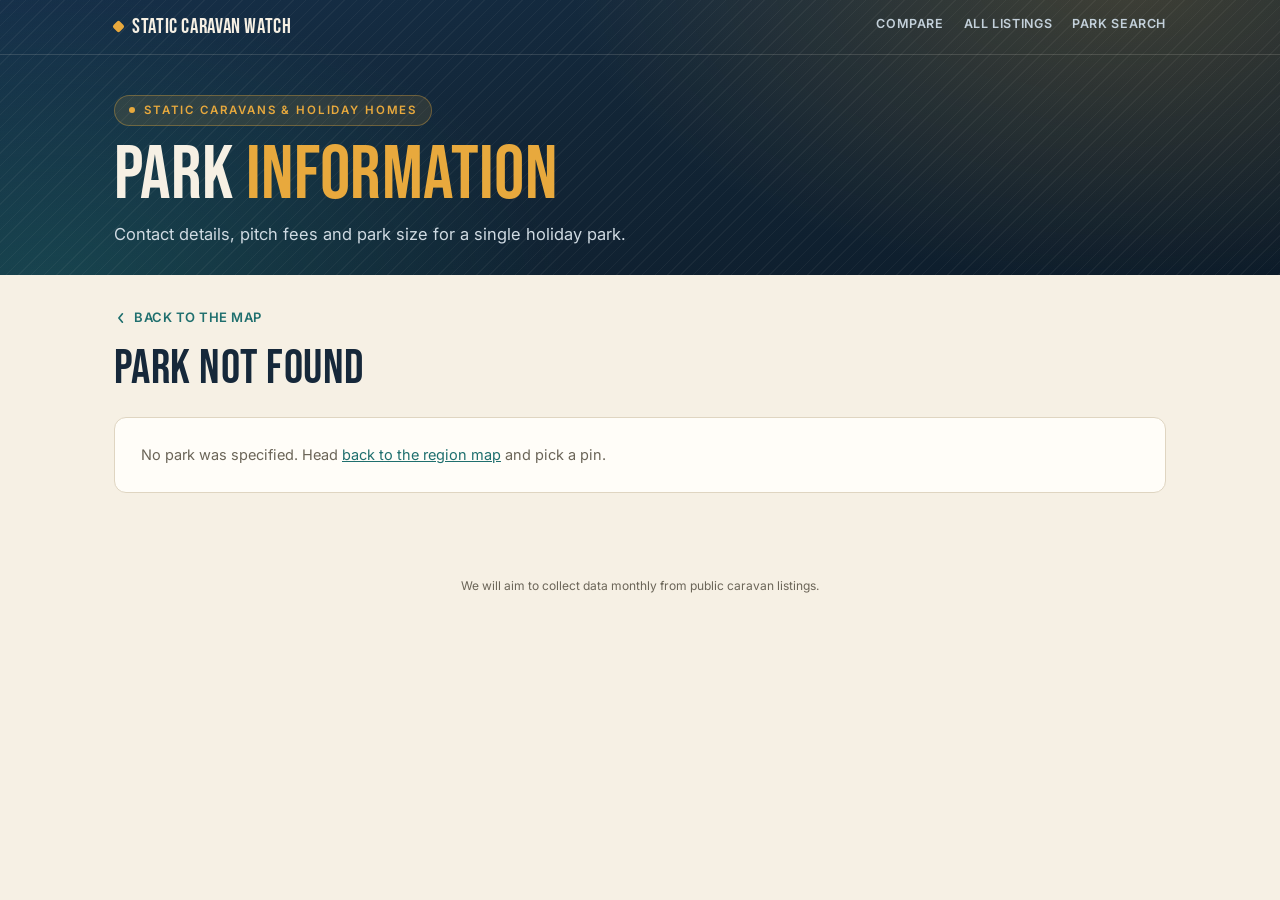
<file: park.html>
<!DOCTYPE html>
<html lang="en">
<head>
<meta charset="utf-8">
<meta name="viewport" content="width=device-width, initial-scale=1">
<title>Park information &middot; Static Caravan Watch</title>
<link rel="preconnect" href="https://fonts.googleapis.com">
<link rel="preconnect" href="https://fonts.gstatic.com" crossorigin>
<link href="https://fonts.googleapis.com/css2?family=Bebas+Neue&family=Inter:wght@400;500;600;700&display=swap" rel="stylesheet">
<style>
  :root {
    --ink: #16283A;
    --navy: #122536;
    --navy-deep: #0C1B29;
    --cream: #F6F0E4;
    --card: #FFFDF8;
    --mustard: #E8A93D;
    --mustard-dark: #8A5F1E;
    --teal: #1F6F6E;
    --coral: #C6503F;
    --line: #DFD5C1;
    --muted: #6B6558;
    --font-display: 'Bebas Neue', sans-serif;
    --font-body: 'Inter', system-ui, -apple-system, sans-serif;
  }

  * { box-sizing: border-box; }

  body {
    margin: 0;
    font-family: var(--font-body);
    background: var(--cream);
    color: var(--ink);
    line-height: 1.5;
  }

  a { color: var(--teal); }

  /* ---------- Header (shared across the site) ---------- */
  header.hero {
    position: relative;
    overflow: hidden;
    background: var(--navy-deep);
    color: var(--cream);
    padding: 0 0 28px;
  }

  /* soft colour wash + fine texture, all in CSS so nothing extra to load */
  header.hero::before {
    content: "";
    position: absolute;
    inset: 0;
    background:
      radial-gradient(90ch 50ch at 88% -10%, rgba(232, 169, 61, 0.22), transparent 62%),
      radial-gradient(80ch 46ch at 4% 106%, rgba(31, 111, 110, 0.42), transparent 64%),
      linear-gradient(160deg, #16304A 0%, var(--navy) 46%, var(--navy-deep) 100%);
  }

  header.hero::after {
    content: "";
    position: absolute;
    inset: 0;
    opacity: 0.05;
    background-image:
      repeating-linear-gradient(135deg, rgba(246, 240, 228, 0.9) 0 1px, transparent 1px 9px);
  }

  /* ---------- Top bar ---------- */
  .topbar-wrap {
    position: relative;
    z-index: 3;
    border-bottom: 1px solid rgba(246, 240, 228, 0.14);
  }

  .topbar {
    max-width: 1100px;
    margin: 0 auto;
    padding: 15px 24px;
    display: flex;
    align-items: center;
    justify-content: space-between;
    flex-wrap: wrap;
    gap: 12px 22px;
  }

  .topbar-brand {
    display: inline-flex;
    align-items: center;
    gap: 9px;
    text-decoration: none;
    color: var(--cream);
    font-family: var(--font-display);
    font-weight: 400;
    font-size: 21px;
    letter-spacing: 0.03em;
    line-height: 1;
    white-space: nowrap;
  }

  .topbar-brand .mark {
    width: 9px;
    height: 9px;
    border-radius: 2px;
    background: var(--mustard);
    transform: rotate(45deg);
    flex-shrink: 0;
  }

  nav.topbar-nav {
    display: flex;
    flex-wrap: wrap;
    align-items: center;
    gap: 20px;
  }

  nav.topbar-nav a {
    color: #C3D0DA;
    text-decoration: none;
    font-size: 12.5px;
    font-weight: 600;
    letter-spacing: 0.05em;
    text-transform: uppercase;
    border-bottom: 2px solid transparent;
    padding-bottom: 3px;
    transition: color 0.16s ease, border-color 0.16s ease;
  }

  nav.topbar-nav a:hover { color: var(--mustard); }
  nav.topbar-nav a.active { color: var(--mustard); border-bottom-color: var(--mustard); }
  nav.topbar-nav a:focus-visible { outline: 2px solid var(--mustard); outline-offset: 3px; border-radius: 2px; }

  .hero-inner {
    position: relative;
    z-index: 1;
    max-width: 1100px;
    margin: 0 auto;
    padding: 40px 24px 0;
  }

  .hero-eyebrow {
    display: inline-flex;
    align-items: center;
    gap: 9px;
    font-size: 11.5px;
    letter-spacing: 0.16em;
    text-transform: uppercase;
    color: var(--mustard);
    font-weight: 600;
    background: rgba(232, 169, 61, 0.12);
    border: 1px solid rgba(232, 169, 61, 0.34);
    padding: 6px 14px;
    border-radius: 999px;
    margin: 0 0 16px;
  }
  .hero-eyebrow .dot {
    width: 6px; height: 6px; border-radius: 50%;
    background: var(--mustard);
  }

  h1.hero-title {
    font-family: var(--font-display);
    font-weight: 400;
    font-size: clamp(44px, 8vw, 76px);
    letter-spacing: 0.005em;
    margin: 0 0 12px;
    line-height: 0.9;
  }
  h1.hero-title .accent { color: var(--mustard); }

  .hero-sub {
    font-size: 16.5px;
    color: #CFDAE2;
    max-width: 52ch;
    margin: 0;
  }

  @media (max-width: 640px) {
    header.hero { padding: 0 0 24px; }
    .hero-inner { padding-top: 32px; }
    .topbar { gap: 10px 16px; }
    nav.topbar-nav { gap: 14px; }
    nav.topbar-nav a { font-size: 11.5px; }
  }


  main {
    max-width: 1100px;
    margin: 0 auto;
    padding: 32px 24px 60px;
  }

  .page-eyebrow {
    font-size: 12px;
    letter-spacing: 0.14em;
    text-transform: uppercase;
    color: var(--teal);
    font-weight: 600;
    margin: 0 0 4px;
  }

  h2.page-title {
    font-family: var(--font-display);
    font-weight: 400;
    font-size: clamp(32px, 6vw, 48px);
    letter-spacing: 0.01em;
    margin: 0 0 6px;
    line-height: 0.95;
  }

  .page-intro {
    color: var(--muted);
    font-size: 14.5px;
    max-width: 62ch;
    margin: 0 0 26px;
  }

  .page-intro strong { color: var(--ink); }
  .park-back {
    display: inline-flex;
    align-items: center;
    gap: 6px;
    background: none;
    border: 0;
    padding: 0;
    font-family: var(--font-body);
    font-size: 13px;
    font-weight: 600;
    letter-spacing: 0.04em;
    text-transform: uppercase;
    color: var(--teal);
    text-decoration: none;
    cursor: pointer;
    margin-bottom: 18px;
  }
  .park-back:hover { text-decoration: underline; }

  .park-sections {
    display: grid;
    grid-template-columns: repeat(auto-fit, minmax(300px, 1fr));
    gap: 24px;
    align-items: start;
    margin-top: 28px;
  }

  .park-panel {
    background: var(--card);
    border: 1px solid var(--line);
    border-radius: 12px;
    padding: 22px 24px 24px;
  }

  .park-panel h3 {
    font-family: var(--font-display);
    font-weight: 400;
    font-size: 28px;
    letter-spacing: 0.01em;
    line-height: 1;
    margin: 0 0 4px;
  }

  .park-panel .panel-sub {
    font-size: 12.5px;
    color: var(--muted);
    margin: 0 0 18px;
  }

  .park-row {
    display: flex;
    gap: 14px;
    align-items: baseline;
    padding: 9px 0;
    border-top: 1px solid var(--line);
    font-size: 14.5px;
  }
  .park-row:first-of-type { border-top: 0; }
  .park-row .k {
    flex: 0 0 110px;
    font-size: 12px;
    letter-spacing: 0.08em;
    text-transform: uppercase;
    color: var(--muted);
  }
  .park-row .v { flex: 1 1 auto; word-break: break-word; }
  .park-row .v a { font-weight: 600; }
  .park-row .v .none { color: var(--muted); }

  .fee-figure {
    font-weight: 700;
    font-size: 19px;
    line-height: 1.1;
    color: var(--ink);
    white-space: nowrap;
  }
  .fee-note {
    font-size: 12.5px;
    color: var(--mustard-dark);
    background: rgba(232, 169, 61, 0.14);
    border-left: 3px solid var(--mustard);
    padding: 9px 12px;
    border-radius: 0 6px 6px 0;
    margin: 18px 0 0;
  }

  .park-actions {
    display: flex;
    gap: 12px;
    flex-wrap: wrap;
    margin-top: 26px;
  }
  .park-btn {
    display: inline-block;
    font-size: 13px;
    font-weight: 700;
    letter-spacing: 0.03em;
    color: var(--cream);
    background: var(--ink);
    text-decoration: none;
    padding: 11px 18px;
    border-radius: 7px;
    line-height: 1;
    border: 1px solid var(--ink);
  }
  .park-btn:hover { background: #234e78; color: var(--cream); }
  .park-btn.ghost { color: var(--ink); background: transparent; }
  .park-btn.ghost:hover { color: var(--cream); background: var(--ink); }

  .park-error {
    background: var(--card);
    border: 1px solid var(--line);
    border-radius: 12px;
    padding: 26px;
    color: var(--muted);
    font-size: 14.5px;
  }

  /* ---------- Caravan listings (embedded from caravans.html) ---------- */
  .listings-section { margin-top: 40px; }

  .listings-head {
    display: flex;
    flex-wrap: wrap;
    align-items: flex-end;
    justify-content: space-between;
    gap: 14px 20px;
    margin-bottom: 18px;
  }

  .listings-head h3 {
    font-family: var(--font-display);
    font-weight: 400;
    font-size: 30px;
    letter-spacing: 0.01em;
    line-height: 1;
    margin: 0 0 4px;
  }

  .listings-head .panel-sub { font-size: 12.5px; color: var(--muted); margin: 0; }

  .field {
    display: flex;
    flex-direction: column;
    gap: 4px;
  }
  .field label {
    font-size: 11px;
    text-transform: uppercase;
    letter-spacing: 0.08em;
    color: var(--muted);
    font-weight: 600;
  }
  .field select {
    font-family: var(--font-body);
    font-size: 14px;
    padding: 9px 10px;
    border: 1px solid var(--line);
    border-radius: 6px;
    background: var(--card);
    color: var(--ink);
    min-width: 190px;
  }
  .field select:focus { outline: 2px solid var(--teal); outline-offset: 1px; }

  .grid {
    display: grid;
    grid-template-columns: repeat(auto-fill, minmax(270px, 1fr));
    gap: 18px;
  }

  .card {
    background: var(--card);
    border: 1px solid var(--line);
    border-radius: 10px;
    padding: 16px;
    display: flex;
    flex-direction: column;
    gap: 12px;
  }

  .card-top {
    display: flex;
    justify-content: space-between;
    align-items: flex-start;
    gap: 10px;
  }

  .card-name { font-size: 16px; font-weight: 700; margin: 0 0 2px; }
  .card-name-link { color: inherit; text-decoration: none; }
  .card-name-link:hover, .card-name-link:focus-visible { color: var(--teal); text-decoration: underline; }
  .card-make { font-size: 13px; color: var(--muted); margin: 0; }

  .price-tag {
    flex-shrink: 0;
    background: var(--mustard);
    color: var(--mustard-dark);
    font-weight: 700;
    font-size: 14px;
    font-variant-numeric: tabular-nums;
    padding: 6px 10px 6px 12px;
    border-radius: 4px;
    border-left: 2px dashed rgba(138, 95, 30, 0.5);
    transform: rotate(-1.5deg);
    white-space: nowrap;
  }

  .card-meta {
    list-style: none;
    margin: 0;
    padding: 0;
    display: flex;
    flex-direction: column;
    gap: 6px;
    font-size: 13px;
    color: var(--ink);
  }
  .card-meta li { display: flex; align-items: center; gap: 7px; }
  .card-meta svg { flex-shrink: 0; width: 14px; height: 14px; color: var(--teal); }

  .card-footer {
    border-top: 1px solid var(--line);
    padding-top: 10px;
    display: flex;
    justify-content: space-between;
    align-items: center;
    gap: 10px;
    flex-wrap: wrap;
  }
  .card-source { font-size: 11px; color: var(--muted); }
  .card-link { font-size: 13px; font-weight: 600; text-decoration: none; white-space: nowrap; }
  .card-link:hover { text-decoration: underline; }

  .listings-count { font-size: 13px; color: var(--muted); margin: 0 0 14px; }

  /* ---------- Pagination ---------- */
  .pagination {
    display: flex;
    flex-wrap: wrap;
    align-items: center;
    justify-content: space-between;
    gap: 12px;
    padding: 16px 0 0;
  }
  .pagination-info { font-size: 13px; color: var(--muted); }
  .pagination-controls { display: flex; align-items: center; gap: 6px; flex-wrap: wrap; }

  .page-btn, .page-num-btn {
    font-family: var(--font-body);
    font-size: 13px;
    font-weight: 600;
    color: var(--ink);
    background: var(--card);
    border: 1px solid var(--line);
    border-radius: 6px;
    padding: 7px 11px;
    cursor: pointer;
    line-height: 1;
  }
  .page-btn:hover:not(:disabled), .page-num-btn:hover:not(.active) { border-color: var(--teal); color: var(--teal); }
  .page-btn:disabled { opacity: 0.4; cursor: default; }
  .page-num-btn { min-width: 34px; text-align: center; }
  .page-num-btn.active { background: var(--teal); border-color: var(--teal); color: #fff; cursor: default; }
  .page-numbers { display: flex; align-items: center; gap: 4px; flex-wrap: wrap; }
  .page-ellipsis { padding: 0 4px; color: var(--muted); font-size: 13px; }

  @media (max-width: 640px) {
    .pagination { flex-direction: column; align-items: stretch; }
    .pagination-controls { justify-content: center; }
    .listings-head .field select { min-width: 0; width: 100%; }
  }

  .listings-empty {
    background: var(--card);
    border: 1px solid var(--line);
    border-radius: 12px;
    padding: 26px;
    color: var(--muted);
    font-size: 14.5px;
    text-align: center;
  }

  footer {
    text-align: center;
    font-size: 12px;
    color: var(--muted);
    padding: 24px;
  }
</style>
</head>
<body>

<header class="hero">
  <div class="topbar-wrap">
    <div class="topbar">
      <a class="topbar-brand" href="index.html" title="Home" aria-label="Static Caravan Watch — home"><span class="mark"></span>Static Caravan Watch</a>
      <nav class="topbar-nav">
        <a href="compare.html">Compare</a>
        <a href="caravans.html">All listings</a>
        <a href="map.html">park search</a>
      </nav>
    </div>
  </div>
  <div class="hero-inner">
    <p class="hero-eyebrow"><span class="dot"></span>Static caravans &amp; holiday homes</p>
    <h1 class="hero-title">Park <span class="accent">Information</span></h1>
    <p class="hero-sub">Contact details, pitch fees and park size for a single holiday park.</p>
  </div>
</header>

<main>
  <a class="park-back" href="map.html" id="back-link">
    <svg width="14" height="14" viewBox="0 0 20 20" fill="none" stroke="currentColor" stroke-width="2.4" stroke-linecap="round" stroke-linejoin="round"><path d="M12 4l-5 6 5 6"/></svg>
    Back to the map
  </a>

  <h2 class="page-title" id="park-title">Loading&hellip;</h2>
  <p class="page-intro" id="park-strap">&nbsp;</p>

  <div id="park-body" style="display:none;">
    <div class="park-sections">

      <section class="park-panel">
        <h3>Contact &amp; location</h3>
        <p class="panel-sub">How to get in touch with the park</p>
        <div id="contact-rows"></div>
      </section>

      <section class="park-panel">
        <h3>park information</h3>
        <p class="panel-sub">Average / starting fee and park size</p>
        <div id="fee-body"></div>
      </section>

    </div>

    <div class="park-actions">
      <a class="park-btn ghost" id="website-btn" href="#" target="_blank" rel="noopener">Visit park website</a>
    </div>

    <section class="listings-section" id="listings-section">
      <div class="listings-head">
        <div>
          <h3>Caravans for sale here</h3>
          <p class="panel-sub" id="listings-sub">Listings currently on the market at this park</p>
        </div>
        <div class="field">
          <label for="listings-sort">Sort by</label>
          <select id="listings-sort">
            <option value="price-asc">Price: low to high</option>
            <option value="price-desc">Price: high to low</option>
            <option value="name-asc">Name: A&ndash;Z</option>
          </select>
        </div>
      </div>

      <p class="listings-count" id="listings-count"></p>
      <div class="grid" id="listings-grid"></div>
      <div class="listings-empty" id="listings-empty" style="display:none;"></div>

      <div class="pagination" id="listings-pagination" style="display:none;">
        <div class="pagination-info"></div>
        <div class="pagination-controls">
          <button type="button" class="page-btn" data-action="prev">&lsaquo; Prev</button>
          <div class="page-numbers"></div>
          <button type="button" class="page-btn" data-action="next">Next &rsaquo;</button>
        </div>
      </div>
    </section>
  </div>

  <div class="park-error" id="park-error" style="display:none;"></div>
</main>

<footer>We will aim to collect data monthly from public caravan listings.</footer>

<script>
const PARKS_JSON_PATH = 'parks.json';
const DATA_JSON_PATH = 'data.json';
const params = new URLSearchParams(window.location.search);
const wantName = (params.get('park') || '').trim();
const wantPc = (params.get('pc') || '').trim().toUpperCase();

const titleEl = document.getElementById('park-title');
const strapEl = document.getElementById('park-strap');
const bodyEl = document.getElementById('park-body');
const errEl = document.getElementById('park-error');
const contactRows = document.getElementById('contact-rows');
const feeBody = document.getElementById('fee-body');

function escapeHtml(str) {
  return String(str).replace(/[&<>"']/g, ch => ({
    '&': '&amp;', '<': '&lt;', '>': '&gt;', '"': '&quot;', "'": '&#39;'
  }[ch]));
}

function row(k, v) {
  return '<div class="park-row"><span class="k">' + k + '</span><span class="v">' + v + '</span></div>';
}

function none(text) { return '<span class="none">' + (text || 'Not listed') + '</span>'; }

function telHref(phone) { return 'tel:' + String(phone).replace(/[^0-9+]/g, ''); }

function prettyHost(url) {
  try { return new URL(url).hostname.replace(/^www\./, ''); }
  catch (e) { return url; }
}

function formatFee(amount) {
  const dp = Number.isInteger(amount) ? 0 : 2;
  return '\u00A3' + Number(amount).toLocaleString('en-GB', {
    minimumFractionDigits: dp, maximumFractionDigits: 2
  });
}

function showError(msg) {
  titleEl.textContent = 'Park not found';
  strapEl.textContent = '';
  errEl.style.display = 'block';
  errEl.innerHTML = msg;
}

if (!wantName) {
  showError('No park was specified. Head <a href="map.html">back to the region map</a> and pick a pin.');
} else {
  Promise.all([
    fetch(PARKS_JSON_PATH).then(res => { if (!res.ok) throw new Error('HTTP ' + res.status); return res.json(); }),
    fetch(DATA_JSON_PATH).then(res => { if (!res.ok) throw new Error('HTTP ' + res.status); return res.text(); })
      .then(text => JSON.parse(text.replace(/:\s*NaN/g, ': null')))
      .catch(err => { console.error('Could not load listings data.json', err); return null; })
  ])
    .then(([parks, listings]) => {
      const lname = wantName.toLowerCase();
      let p = parks.find(x => (x.park_name || '').toLowerCase() === lname &&
                              (!wantPc || (x.postcode || '').toUpperCase() === wantPc));
      if (!p) p = parks.find(x => (x.park_name || '').toLowerCase() === lname);
      if (!p) {
        showError('We couldn\'t find <strong>' + escapeHtml(wantName) + '</strong> in the parks data. ' +
                  '<a href="map.html">Back to the region map</a>.');
        return;
      }
      render(p);
      initListings(p, listings || []);
    })
    .catch(err => {
      console.error(err);
      showError("Couldn't load parks.json \u2014 this page needs to be served from a web server " +
                "(not opened as a local file) with parks.json in the same folder.");
    });
}

function render(p) {
  document.title = p.park_name + ' \u00b7 Static Caravan Watch';
  titleEl.textContent = p.park_name;
  strapEl.textContent = p.postcode ? 'Holiday park in ' + p.postcode : 'Holiday park';

  // ---- contact & location ----
  let c = '';
  c += row('Address', p.postcode
    ? escapeHtml(p.postcode) + ' &middot; <a href="https://www.google.com/maps/search/?api=1&query=' +
      encodeURIComponent(p.park_name + ' ' + p.postcode) + '" target="_blank" rel="noopener">Open in Maps</a>'
    : none());
  const place = v => String(v ?? '').trim();
  c += row('Region', place(p.region) ? escapeHtml(place(p.region)) : none('Not recorded'));
  c += row('County', place(p.county) ? escapeHtml(place(p.county)) : none('Not recorded'));
  c += row('Closest town', place(p.town) ? escapeHtml(place(p.town)) : none('Not recorded'));
  c += row('Phone', p.phone_number
    ? '<a href="' + telHref(p.phone_number) + '">' + escapeHtml(p.phone_number) + '</a>'
    : none('No phone number on file'));
  c += row('Website', p.website
    ? '<a href="' + encodeURI(p.website) + '" target="_blank" rel="noopener">' +
      escapeHtml(prettyHost(p.website)) + ' \u2197</a>'
    : none('No website on file'));
  contactRows.innerHTML = c;

  // ---- pitch fees ----
  let f = '';
  f += row('Price', (typeof p.average_pitch_fee === 'number')
    ? '<span class="fee-figure">' + formatFee(p.average_pitch_fee) + '</span>'
    : none('Not recorded'));
  f += row('Basis', (typeof p.average_pitch_fee === 'number')
    ? escapeHtml(p.pitch_fee_unit || 'Not stated')
    : none('\u2014'));
  f += row('Pitches', (typeof p.number_of_pitches === 'number')
    ? p.number_of_pitches.toLocaleString('en-GB') + ' pitches'
    : none('Not published'));
  if (typeof p.average_pitch_fee === 'number' && typeof p.number_of_pitches === 'number' &&
      p.pitch_fee_unit && /per night|per week|per year/i.test(p.pitch_fee_unit)) {
    // nothing extra
  }
  if (p.pitch_fee_unit && /purchase price/i.test(p.pitch_fee_unit)) {
    f += '<p class="fee-note">Heads up: this figure is a one-off holiday-home purchase price, not a recurring pitch fee.</p>';
  } else if (p.pitch_fee_unit && /low confidence/i.test(p.pitch_fee_unit)) {
    f += '<p class="fee-note">This figure came from a third-party listing rather than the park\'s own site \u2014 treat it as indicative.</p>';
  }
  feeBody.innerHTML = f;

  // ---- actions ----
  const site = document.getElementById('website-btn');
  if (p.website) { site.href = encodeURI(p.website); }
  else { site.style.display = 'none'; }

  bodyEl.style.display = 'block';
}

// ---------------------------------------------------------------------------
// Caravan listings for this park (embedded here instead of linking out to
// caravans.html — logic mirrors caravans.html's park deep-link matching so
// the same listings show up either way).
// ---------------------------------------------------------------------------

const ICONS = {
  pin: '<svg viewBox="0 0 24 24" fill="none" stroke="currentColor" stroke-width="1.8" stroke-linecap="round" stroke-linejoin="round"><path d="M12 21s7-7.5 7-12a7 7 0 0 0-14 0c0 4.5 7 12 7 12z"/><circle cx="12" cy="9" r="2.4"/></svg>',
  ruler: '<svg viewBox="0 0 24 24" fill="none" stroke="currentColor" stroke-width="1.8" stroke-linecap="round" stroke-linejoin="round"><rect x="2" y="9" width="20" height="6" rx="1"/><line x1="6" y1="9" x2="6" y2="12"/><line x1="10" y1="9" x2="10" y2="12"/><line x1="14" y1="9" x2="14" y2="12"/><line x1="18" y1="9" x2="18" y2="12"/></svg>',
  bed: '<svg viewBox="0 0 24 24" fill="none" stroke="currentColor" stroke-width="1.8" stroke-linecap="round" stroke-linejoin="round"><path d="M3 18v-6a2 2 0 0 1 2-2h5a2 2 0 0 1 2 2v2"/><path d="M12 12h7a2 2 0 0 1 2 2v4"/><path d="M3 18h18"/><rect x="3" y="9" width="7" height="3.5" rx="1"/></svg>',
  calendar: '<svg viewBox="0 0 24 24" fill="none" stroke="currentColor" stroke-width="1.8" stroke-linecap="round" stroke-linejoin="round"><rect x="3" y="5" width="18" height="16" rx="2"/><line x1="16" y1="3" x2="16" y2="7"/><line x1="8" y1="3" x2="8" y2="7"/><line x1="3" y1="10" x2="21" y2="10"/></svg>'
};

// Same hashing scheme as caravans.html / caravan.html — keep in step so a
// card's link lands on the right detail page.
function caravanId(d) {
  const parts = [
    d.name, d.make, d.model, d.location, d.park,
    d.price_number, d.bedrooms, d.year, d.dimensions,
    d.source_site, d.listing_url
  ].map(v => (v === null || v === undefined) ? '' : String(v)).join('|');
  let h1 = 0x811c9dc5, h2 = 0x01000193;
  for (let i = 0; i < parts.length; i++) {
    const c = parts.charCodeAt(i);
    h1 = (h1 ^ c) >>> 0;
    h1 = Math.imul(h1, 0x01000193) >>> 0;
    h2 = (h2 + c) >>> 0;
    h2 = Math.imul(h2, 0x85ebca6b) >>> 0;
  }
  return h1.toString(36) + h2.toString(36);
}

function caravanHref(d) {
  const i = (d._idx === undefined) ? '' : '&i=' + d._idx;
  return 'caravan.html?id=' + encodeURIComponent(caravanId(d)) + i;
}

function formatListingDate(iso) {
  if (!iso) return 'unknown date';
  const d = new Date(iso + 'T00:00:00');
  if (isNaN(d)) return iso;
  return d.toLocaleDateString('en-GB', { day: 'numeric', month: 'long', year: 'numeric' });
}

// Same normalisation caravans.html uses to line up a park name against the
// messier "location" field in the listings data ("Aberconwy Resort & Spa"
// vs "Aberconwy Resort and Spa, North Wales, Conwy").
function normPark(str) {
  return String(str ?? '')
    .toLowerCase()
    .replace(/[^a-z0-9]+/g, ' ')
    .split(' ')
    .filter(w => w && w !== 'and')
    .join(' ');
}

function listingsForPark(parkName, allListings) {
  const target = normPark(parkName);
  if (!target) return [];
  const key = d => normPark((d.location || '').split(',')[0]);

  const exact = allListings.filter(d => key(d) === target);
  if (exact.length) return exact;

  return allListings.filter(d => {
    const k = key(d);
    return k && (k.startsWith(target + ' ') || target.startsWith(k + ' '));
  });
}

const listingsState = { sort: 'price-asc', page: 1, pageSize: 12 };
let parkListings = [];

const listingsSection = document.getElementById('listings-section');
const listingsSub = document.getElementById('listings-sub');
const listingsCountEl = document.getElementById('listings-count');
const listingsGrid = document.getElementById('listings-grid');
const listingsEmptyEl = document.getElementById('listings-empty');
const listingsPaginationEl = document.getElementById('listings-pagination');
const listingsSortEl = document.getElementById('listings-sort');

function initListings(p, allListings) {
  parkListings = listingsForPark(p.park_name, allListings);
  parkListings.forEach(d => {
    if (typeof d._idx !== 'number') {
      const idx = allListings.indexOf(d);
      if (idx !== -1) d._idx = idx;
    }
  });
  renderListings();
}

function listingCardHTML(d) {
  const dims = d.dimensions ? escapeHtml(d.dimensions) : 'Dimensions not listed';
  const beds = (d.bedrooms !== null && d.bedrooms !== undefined) ? d.bedrooms + ' bedroom' + (d.bedrooms == 1 ? '' : 's') : 'Bedrooms not specified';
  const yearVal = (d.year !== null && d.year !== undefined && !isNaN(d.year)) ? String(Math.round(d.year)) : null;
  const yearLi = yearVal ? '<li>' + ICONS.calendar + ' ' + yearVal + '</li>' : '';
  return '' +
    '<article class="card">' +
      '<div class="card-top">' +
        '<div>' +
          '<h3 class="card-name"><a class="card-name-link" href="' + caravanHref(d) + '">' + escapeHtml(d.name) + '</a></h3>' +
          '<p class="card-make">' + escapeHtml(d.make) + ' &middot; ' + escapeHtml(d.model) + (yearVal ? ' &middot; ' + yearVal : '') + '</p>' +
        '</div>' +
        '<div class="price-tag">' + escapeHtml(d.price_display) + '</div>' +
      '</div>' +
      '<ul class="card-meta">' +
        '<li>' + ICONS.pin + ' ' + escapeHtml(d.location) + '</li>' +
        yearLi +
        '<li>' + ICONS.ruler + ' ' + dims + '</li>' +
        '<li>' + ICONS.bed + ' ' + beds + '</li>' +
      '</ul>' +
      '<div class="card-footer">' +
        '<span class="card-source">Seen on ' + escapeHtml(d.source_site) + ' &middot; ' + formatListingDate(d.date_scraped) + '</span>' +
        '<a class="card-link" href="' + escapeHtml(d.listing_url) + '" target="_blank" rel="noopener">Source listing &nearr;</a>' +
      '</div>' +
    '</article>';
}

function sortedListings() {
  const arr = parkListings.slice();
  switch (listingsState.sort) {
    case 'price-asc': arr.sort((a, b) => a.price_number - b.price_number); break;
    case 'price-desc': arr.sort((a, b) => b.price_number - a.price_number); break;
    case 'name-asc': arr.sort((a, b) => a.name.localeCompare(b.name)); break;
  }
  return arr;
}

function buildPageNumbers(current, total) {
  const keep = new Set([1, total, current, current - 1, current + 1]);
  const sorted = [...keep].filter(n => n >= 1 && n <= total).sort((a, b) => a - b);
  const out = [];
  let prev = null;
  sorted.forEach(n => {
    if (prev !== null && n - prev > 1) out.push('...');
    out.push(n);
    prev = n;
  });
  return out;
}

function renderListingsPagination(totalItems, totalPages) {
  const info = listingsPaginationEl.querySelector('.pagination-info');
  const numbers = listingsPaginationEl.querySelector('.page-numbers');
  const prevBtn = listingsPaginationEl.querySelector('[data-action="prev"]');
  const nextBtn = listingsPaginationEl.querySelector('[data-action="next"]');

  if (totalItems <= listingsState.pageSize) {
    listingsPaginationEl.style.display = 'none';
    return;
  }
  listingsPaginationEl.style.display = 'flex';

  const start = (listingsState.page - 1) * listingsState.pageSize + 1;
  const end = Math.min(listingsState.page * listingsState.pageSize, totalItems);
  info.textContent = 'Page ' + listingsState.page + ' of ' + totalPages + ' — showing ' + start + '–' + end + ' of ' + totalItems;

  prevBtn.disabled = listingsState.page <= 1;
  nextBtn.disabled = listingsState.page >= totalPages;

  numbers.innerHTML = buildPageNumbers(listingsState.page, totalPages).map(entry => {
    if (entry === '...') return '<span class="page-ellipsis">&hellip;</span>';
    return '<button type="button" class="page-num-btn' + (entry === listingsState.page ? ' active' : '') + '" data-page="' + entry + '"' +
      (entry === listingsState.page ? ' aria-current="page"' : '') + '>' + entry + '</button>';
  }).join('');
}

function renderListings() {
  const sorted = sortedListings();

  if (sorted.length === 0) {
    listingsCountEl.textContent = '';
    listingsGrid.style.display = 'none';
    listingsPaginationEl.style.display = 'none';
    listingsEmptyEl.style.display = 'block';
    listingsEmptyEl.innerHTML = 'No caravans are currently listed for sale at this park. ' +
      '<a href="caravans.html">Browse all listings</a> instead.';
    listingsSortEl.parentElement.style.display = 'none';
    return;
  }

  listingsGrid.style.display = 'grid';
  listingsEmptyEl.style.display = 'none';
  listingsSortEl.parentElement.style.display = 'flex';

  const totalPages = Math.max(1, Math.ceil(sorted.length / listingsState.pageSize));
  if (listingsState.page > totalPages) listingsState.page = totalPages;
  if (listingsState.page < 1) listingsState.page = 1;

  listingsCountEl.textContent = sorted.length === 1
    ? '1 caravan for sale at this park'
    : sorted.length + ' caravans for sale at this park';

  const start = (listingsState.page - 1) * listingsState.pageSize;
  listingsGrid.innerHTML = sorted.slice(start, start + listingsState.pageSize).map(listingCardHTML).join('');
  renderListingsPagination(sorted.length, totalPages);
}

listingsSortEl.addEventListener('change', e => {
  listingsState.sort = e.target.value;
  listingsState.page = 1;
  renderListings();
});

listingsPaginationEl.querySelector('[data-action="prev"]').addEventListener('click', () => {
  if (listingsState.page > 1) { listingsState.page -= 1; renderListings(); listingsSection.scrollIntoView({ behavior: 'smooth', block: 'start' }); }
});
listingsPaginationEl.querySelector('[data-action="next"]').addEventListener('click', () => {
  listingsState.page += 1; renderListings(); listingsSection.scrollIntoView({ behavior: 'smooth', block: 'start' });
});
listingsPaginationEl.querySelector('.page-numbers').addEventListener('click', e => {
  const btn = e.target.closest('.page-num-btn');
  if (!btn) return;
  listingsState.page = Number(btn.dataset.page);
  renderListings();
  listingsSection.scrollIntoView({ behavior: 'smooth', block: 'start' });
});

// send "back" to the map, keeping the browser's own history if we came from there
document.getElementById('back-link').addEventListener('click', (e) => {
  if (document.referrer && document.referrer.indexOf('map.html') !== -1) {
    e.preventDefault();
    history.back();
  }
});
</script>

</body>
</html>
</file>
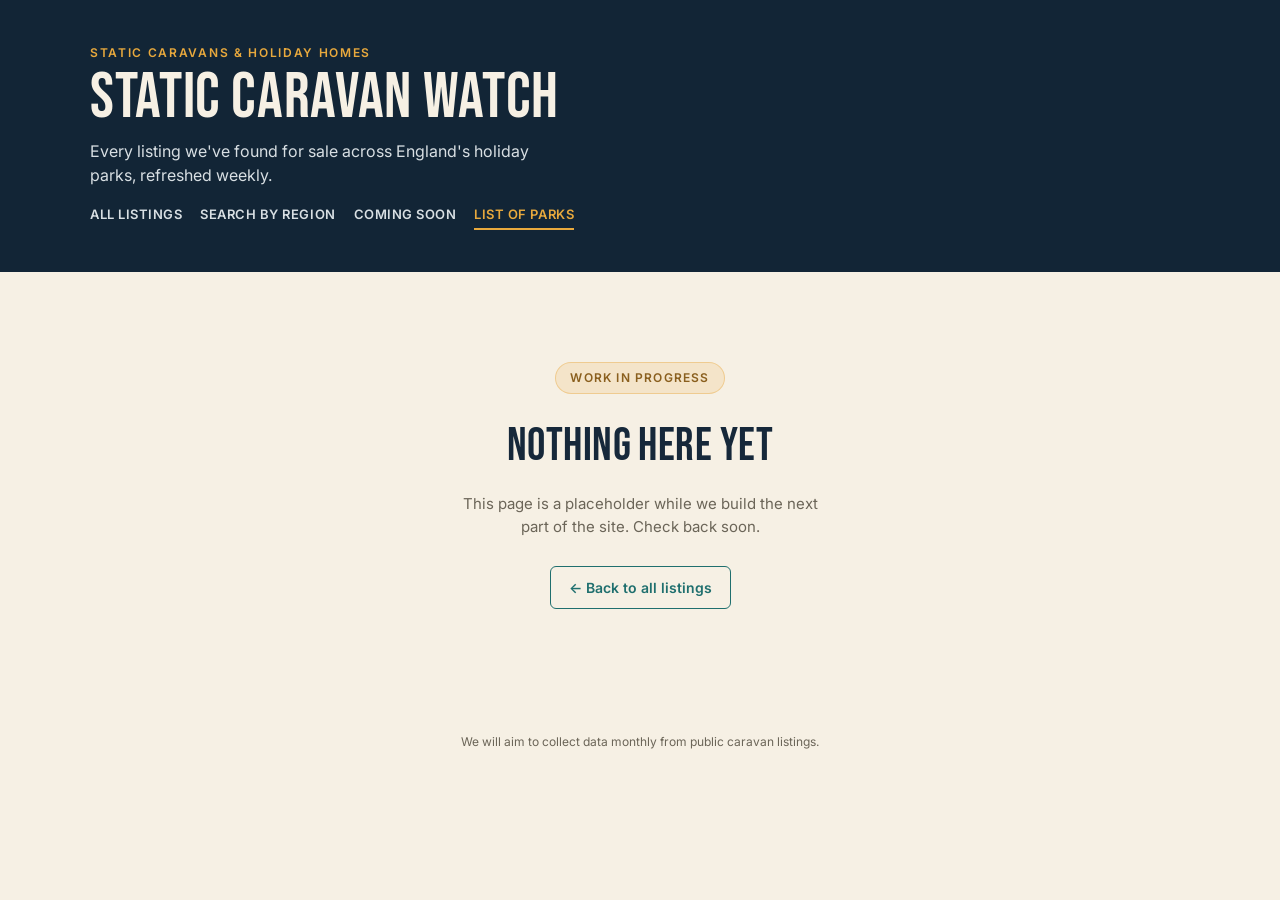
<file: parks.html>
<!DOCTYPE html>
<html lang="en">
<head>
<meta charset="UTF-8">
<meta name="viewport" content="width=device-width, initial-scale=1.0">
<title>Coming soon &middot; Static Caravan Watch</title>
<link rel="preconnect" href="https://fonts.googleapis.com">
<link rel="preconnect" href="https://fonts.gstatic.com" crossorigin>
<link href="https://fonts.googleapis.com/css2?family=Bebas+Neue&family=Inter:wght@400;500;600;700&display=swap" rel="stylesheet">
<style>
  :root {
    --ink: #16283A;
    --navy: #122536;
    --cream: #F6F0E4;
    --card: #FFFDF8;
    --mustard: #E8A93D;
    --mustard-dark: #8A5F1E;
    --teal: #1F6F6E;
    --line: #DFD5C1;
    --muted: #6B6558;
    --font-display: 'Bebas Neue', sans-serif;
    --font-body: 'Inter', system-ui, -apple-system, sans-serif;
  }

  * { box-sizing: border-box; }

  body {
    margin: 0;
    font-family: var(--font-body);
    background: var(--cream);
    color: var(--ink);
    line-height: 1.5;
  }

  a { color: var(--teal); }

  header.hero {
    background: var(--navy);
    color: var(--cream);
    padding: 44px 24px 0;
  }

  .hero-inner {
    max-width: 1100px;
    margin: 0 auto;
    padding-bottom: 24px;
  }

  .hero-eyebrow {
    font-size: 12px;
    letter-spacing: 0.14em;
    text-transform: uppercase;
    color: var(--mustard);
    font-weight: 600;
    margin: 0 0 6px;
  }

  h1.hero-title {
    font-family: var(--font-display);
    font-weight: 400;
    font-size: clamp(40px, 7vw, 64px);
    letter-spacing: 0.01em;
    margin: 0 0 10px;
    line-height: 0.95;
  }

  .hero-sub {
    font-size: 16px;
    color: #D8DFE3;
    max-width: 46ch;
    margin: 0 0 18px;
  }

  nav.site-nav {
    display: flex;
    gap: 18px;
    padding: 0 0 18px;
  }

  nav.site-nav a {
    color: #D8DFE3;
    text-decoration: none;
    font-size: 13px;
    font-weight: 600;
    letter-spacing: 0.04em;
    text-transform: uppercase;
    border-bottom: 2px solid transparent;
    padding-bottom: 4px;
  }

  nav.site-nav a.active { color: var(--mustard); border-bottom-color: var(--mustard); }
  nav.site-nav a:hover { color: var(--mustard); }

  main {
    max-width: 700px;
    margin: 0 auto;
    padding: 90px 24px 100px;
    text-align: center;
  }

  .wip-badge {
    display: inline-flex;
    align-items: center;
    gap: 8px;
    font-size: 12px;
    text-transform: uppercase;
    letter-spacing: 0.1em;
    font-weight: 600;
    color: var(--mustard-dark);
    background: rgba(232, 169, 61, 0.16);
    border: 1px solid rgba(232, 169, 61, 0.4);
    padding: 6px 14px;
    border-radius: 999px;
    margin-bottom: 18px;
  }

  h2 {
    font-family: var(--font-display);
    font-weight: 400;
    font-size: clamp(32px, 6vw, 46px);
    margin: 0 0 12px;
    letter-spacing: 0.01em;
  }

  main p.lead {
    color: var(--muted);
    font-size: 15px;
    max-width: 42ch;
    margin: 0 auto 28px;
  }

  .back-link {
    font-size: 14px;
    font-weight: 600;
    text-decoration: none;
    border: 1px solid var(--teal);
    color: var(--teal);
    padding: 10px 18px;
    border-radius: 6px;
    display: inline-block;
  }
  .back-link:hover { background: rgba(31, 111, 110, 0.08); }

  footer {
    text-align: center;
    font-size: 12px;
    color: var(--muted);
    padding: 24px;
  }
</style>
</head>
<body>

<header class="hero">
  <div class="hero-inner">
    <p class="hero-eyebrow">Static caravans &amp; holiday homes</p>
    <h1 class="hero-title">Static Caravan Watch</h1>
    <p class="hero-sub">Every listing we've found for sale across England's holiday parks, refreshed weekly.</p>
    <nav class="site-nav">
      <a href="index.html">All listings</a>
      <a href="map.html">Search by region</a>
      <a href="coming-soon.html">Coming soon</a>
      <a href="parks.html" class="active">list of parks</a>
    </nav>
  </div>
</header>

<main>
  <span class="wip-badge">Work in progress</span>
  <h2>Nothing here yet</h2>
  <p class="lead">This page is a placeholder while we build the next part of the site. Check back soon.</p>
  <a class="back-link" href="index.html">&larr; Back to all listings</a>
</main>

<footer>We will aim to collect data monthly from public caravan listings.</footer>

</body>
</html>
</file>
<file: leaflet.css>
/* Leaflet 1.9.4 stylesheet - https://leafletjs.com (BSD-2-Clause) */

.leaflet-pane,
.leaflet-tile,
.leaflet-marker-icon,
.leaflet-marker-shadow,
.leaflet-tile-container,
.leaflet-pane > svg,
.leaflet-pane > canvas,
.leaflet-zoom-box,
.leaflet-image-layer,
.leaflet-layer {
	position: absolute;
	left: 0;
	top: 0;
	}
.leaflet-container {
	overflow: hidden;
	}
.leaflet-tile,
.leaflet-marker-icon,
.leaflet-marker-shadow {
	-webkit-user-select: none;
	   -moz-user-select: none;
	        user-select: none;
	  -webkit-user-drag: none;
	}
/* Prevents IE11 from highlighting tiles in blue */
.leaflet-tile::selection {
	background: transparent;
}
/* Safari renders non-retina tile on retina better with this, but Chrome is worse */
.leaflet-safari .leaflet-tile {
	image-rendering: -webkit-optimize-contrast;
	}
/* hack that prevents hw layers "stretching" when loading new tiles */
.leaflet-safari .leaflet-tile-container {
	width: 1600px;
	height: 1600px;
	-webkit-transform-origin: 0 0;
	        transform-origin: 0 0;
	}
.leaflet-marker-icon,
.leaflet-marker-shadow {
	display: block;
	}
/* .leaflet-container svg: reset svg max-width decleration shipped in Joomla! (joomla.org) 3.x */
/* .leaflet-container img: map is broken in FF if you have max-width: 100% on tiles */
.leaflet-container .leaflet-overlay-pane svg {
	max-width: none !important;
	max-height: none !important;
	}
.leaflet-container .leaflet-marker-pane img,
.leaflet-container .leaflet-shadow-pane img,
.leaflet-container .leaflet-tile-pane img,
.leaflet-container img.leaflet-image-layer,
.leaflet-container .leaflet-tile {
	max-width: none !important;
	max-height: none !important;
	width: auto;
	padding: 0;
	}

.leaflet-container img.leaflet-tile {
	/* See: https://bugs.chromium.org/p/chromium/issues/detail?id=600120 */
	mix-blend-mode: plus-lighter;
}

.leaflet-container.leaflet-touch-zoom {
	-ms-touch-action: pan-x pan-y;
	touch-action: pan-x pan-y;
	}
.leaflet-container.leaflet-touch-drag {
	-ms-touch-action: pinch-zoom;
	/* Fallback for FF which doesn't support pinch-zoom */
	touch-action: none;
	touch-action: pinch-zoom;
}
.leaflet-container.leaflet-touch-drag.leaflet-touch-zoom {
	-ms-touch-action: none;
	touch-action: none;
}
.leaflet-container {
	-webkit-tap-highlight-color: transparent;
}
.leaflet-container a {
	-webkit-tap-highlight-color: rgba(51, 181, 229, 0.4);
}
.leaflet-tile {
	filter: inherit;
	visibility: hidden;
	}
.leaflet-tile-loaded {
	visibility: inherit;
	}
.leaflet-zoom-box {
	width: 0;
	height: 0;
	-moz-box-sizing: border-box;
	     box-sizing: border-box;
	z-index: 800;
	}
/* workaround for https://bugzilla.mozilla.org/show_bug.cgi?id=888319 */
.leaflet-overlay-pane svg {
	-moz-user-select: none;
	     user-select: none;
	}

.leaflet-pane         { z-index: 400; }

.leaflet-tile-pane    { z-index: 200; }
.leaflet-overlay-pane { z-index: 400; }
.leaflet-shadow-pane  { z-index: 500; }
.leaflet-marker-pane  { z-index: 600; }
.leaflet-tooltip-pane   { z-index: 650; }
.leaflet-popup-pane   { z-index: 700; }

.leaflet-map-pane canvas { z-index: 100; }
.leaflet-map-pane svg    { z-index: 200; }

.leaflet-vml-shape {
	width: 1px;
	height: 1px;
	}
.lvml {
	behavior: url(#default#VML);
	display: inline-block;
	position: absolute;
	}


/* control positioning */

.leaflet-control {
	position: relative;
	z-index: 800;
	pointer-events: visiblePainted; /* IE 9-10 doesn't have auto */
	pointer-events: auto;
	}
.leaflet-top,
.leaflet-bottom {
	position: absolute;
	z-index: 1000;
	pointer-events: none;
	}
.leaflet-top {
	top: 0;
	}
.leaflet-right {
	right: 0;
	}
.leaflet-bottom {
	bottom: 0;
	}
.leaflet-left {
	left: 0;
	}
.leaflet-control {
	float: left;
	clear: both;
	}
.leaflet-right .leaflet-control {
	float: right;
	}
.leaflet-top .leaflet-control {
	margin-top: 10px;
	}
.leaflet-bottom .leaflet-control {
	margin-bottom: 10px;
	}
.leaflet-left .leaflet-control {
	margin-left: 10px;
	}
.leaflet-right .leaflet-control {
	margin-right: 10px;
	}


/* zoom and fade animations */

.leaflet-fade-anim .leaflet-popup {
	opacity: 0;
	-webkit-transition: opacity 0.2s linear;
	   -moz-transition: opacity 0.2s linear;
	        transition: opacity 0.2s linear;
	}
.leaflet-fade-anim .leaflet-map-pane .leaflet-popup {
	opacity: 1;
	}
.leaflet-zoom-animated {
	-webkit-transform-origin: 0 0;
	    -ms-transform-origin: 0 0;
	        transform-origin: 0 0;
	}
svg.leaflet-zoom-animated {
	will-change: transform;
}

.leaflet-zoom-anim .leaflet-zoom-animated {
	-webkit-transition: -webkit-transform 0.25s cubic-bezier(0,0,0.25,1);
	   -moz-transition:    -moz-transform 0.25s cubic-bezier(0,0,0.25,1);
	        transition:         transform 0.25s cubic-bezier(0,0,0.25,1);
	}
.leaflet-zoom-anim .leaflet-tile,
.leaflet-pan-anim .leaflet-tile {
	-webkit-transition: none;
	   -moz-transition: none;
	        transition: none;
	}

.leaflet-zoom-anim .leaflet-zoom-hide {
	visibility: hidden;
	}


/* cursors */

.leaflet-interactive {
	cursor: pointer;
	}
.leaflet-grab {
	cursor: -webkit-grab;
	cursor:    -moz-grab;
	cursor:         grab;
	}
.leaflet-crosshair,
.leaflet-crosshair .leaflet-interactive {
	cursor: crosshair;
	}
.leaflet-popup-pane,
.leaflet-control {
	cursor: auto;
	}
.leaflet-dragging .leaflet-grab,
.leaflet-dragging .leaflet-grab .leaflet-interactive,
.leaflet-dragging .leaflet-marker-draggable {
	cursor: move;
	cursor: -webkit-grabbing;
	cursor:    -moz-grabbing;
	cursor:         grabbing;
	}

/* marker & overlays interactivity */
.leaflet-marker-icon,
.leaflet-marker-shadow,
.leaflet-image-layer,
.leaflet-pane > svg path,
.leaflet-tile-container {
	pointer-events: none;
	}

.leaflet-marker-icon.leaflet-interactive,
.leaflet-image-layer.leaflet-interactive,
.leaflet-pane > svg path.leaflet-interactive,
svg.leaflet-image-layer.leaflet-interactive path {
	pointer-events: visiblePainted; /* IE 9-10 doesn't have auto */
	pointer-events: auto;
	}

/* visual tweaks */

.leaflet-container {
	background: #ddd;
	outline-offset: 1px;
	}
.leaflet-container a {
	color: #0078A8;
	}
.leaflet-zoom-box {
	border: 2px dotted #38f;
	background: rgba(255,255,255,0.5);
	}


/* general typography */
.leaflet-container {
	font-family: "Helvetica Neue", Arial, Helvetica, sans-serif;
	font-size: 12px;
	font-size: 0.75rem;
	line-height: 1.5;
	}


/* general toolbar styles */

.leaflet-bar {
	box-shadow: 0 1px 5px rgba(0,0,0,0.65);
	border-radius: 4px;
	}
.leaflet-bar a {
	background-color: #fff;
	border-bottom: 1px solid #ccc;
	width: 26px;
	height: 26px;
	line-height: 26px;
	display: block;
	text-align: center;
	text-decoration: none;
	color: black;
	}
.leaflet-bar a,
.leaflet-control-layers-toggle {
	background-position: 50% 50%;
	background-repeat: no-repeat;
	display: block;
	}
.leaflet-bar a:hover,
.leaflet-bar a:focus {
	background-color: #f4f4f4;
	}
.leaflet-bar a:first-child {
	border-top-left-radius: 4px;
	border-top-right-radius: 4px;
	}
.leaflet-bar a:last-child {
	border-bottom-left-radius: 4px;
	border-bottom-right-radius: 4px;
	border-bottom: none;
	}
.leaflet-bar a.leaflet-disabled {
	cursor: default;
	background-color: #f4f4f4;
	color: #bbb;
	}

.leaflet-touch .leaflet-bar a {
	width: 30px;
	height: 30px;
	line-height: 30px;
	}
.leaflet-touch .leaflet-bar a:first-child {
	border-top-left-radius: 2px;
	border-top-right-radius: 2px;
	}
.leaflet-touch .leaflet-bar a:last-child {
	border-bottom-left-radius: 2px;
	border-bottom-right-radius: 2px;
	}

/* zoom control */

.leaflet-control-zoom-in,
.leaflet-control-zoom-out {
	font: bold 18px 'Lucida Console', Monaco, monospace;
	text-indent: 1px;
	}

.leaflet-touch .leaflet-control-zoom-in, .leaflet-touch .leaflet-control-zoom-out  {
	font-size: 22px;
	}


/* layers control */

.leaflet-control-layers {
	box-shadow: 0 1px 5px rgba(0,0,0,0.4);
	background: #fff;
	border-radius: 5px;
	}
.leaflet-control-layers-toggle {
	background-image: url(images/layers.png);
	width: 36px;
	height: 36px;
	}
.leaflet-retina .leaflet-control-layers-toggle {
	background-image: url(images/layers-2x.png);
	background-size: 26px 26px;
	}
.leaflet-touch .leaflet-control-layers-toggle {
	width: 44px;
	height: 44px;
	}
.leaflet-control-layers .leaflet-control-layers-list,
.leaflet-control-layers-expanded .leaflet-control-layers-toggle {
	display: none;
	}
.leaflet-control-layers-expanded .leaflet-control-layers-list {
	display: block;
	position: relative;
	}
.leaflet-control-layers-expanded {
	padding: 6px 10px 6px 6px;
	color: #333;
	background: #fff;
	}
.leaflet-control-layers-scrollbar {
	overflow-y: scroll;
	overflow-x: hidden;
	padding-right: 5px;
	}
.leaflet-control-layers-selector {
	margin-top: 2px;
	position: relative;
	top: 1px;
	}
.leaflet-control-layers label {
	display: block;
	font-size: 13px;
	font-size: 1.08333em;
	}
.leaflet-control-layers-separator {
	height: 0;
	border-top: 1px solid #ddd;
	margin: 5px -10px 5px -6px;
	}

/* Default icon URLs */
.leaflet-default-icon-path { /* used only in path-guessing heuristic, see L.Icon.Default */
	background-image: url(images/marker-icon.png);
	}


/* attribution and scale controls */

.leaflet-container .leaflet-control-attribution {
	background: #fff;
	background: rgba(255, 255, 255, 0.8);
	margin: 0;
	}
.leaflet-control-attribution,
.leaflet-control-scale-line {
	padding: 0 5px;
	color: #333;
	line-height: 1.4;
	}
.leaflet-control-attribution a {
	text-decoration: none;
	}
.leaflet-control-attribution a:hover,
.leaflet-control-attribution a:focus {
	text-decoration: underline;
	}
.leaflet-attribution-flag {
	display: inline !important;
	vertical-align: baseline !important;
	width: 1em;
	height: 0.6669em;
	}
.leaflet-left .leaflet-control-scale {
	margin-left: 5px;
	}
.leaflet-bottom .leaflet-control-scale {
	margin-bottom: 5px;
	}
.leaflet-control-scale-line {
	border: 2px solid #777;
	border-top: none;
	line-height: 1.1;
	padding: 2px 5px 1px;
	white-space: nowrap;
	-moz-box-sizing: border-box;
	     box-sizing: border-box;
	background: rgba(255, 255, 255, 0.8);
	text-shadow: 1px 1px #fff;
	}
.leaflet-control-scale-line:not(:first-child) {
	border-top: 2px solid #777;
	border-bottom: none;
	margin-top: -2px;
	}
.leaflet-control-scale-line:not(:first-child):not(:last-child) {
	border-bottom: 2px solid #777;
	}

.leaflet-touch .leaflet-control-attribution,
.leaflet-touch .leaflet-control-layers,
.leaflet-touch .leaflet-bar {
	box-shadow: none;
	}
.leaflet-touch .leaflet-control-layers,
.leaflet-touch .leaflet-bar {
	border: 2px solid rgba(0,0,0,0.2);
	background-clip: padding-box;
	}


/* popup */

.leaflet-popup {
	position: absolute;
	text-align: center;
	margin-bottom: 20px;
	}
.leaflet-popup-content-wrapper {
	padding: 1px;
	text-align: left;
	border-radius: 12px;
	}
.leaflet-popup-content {
	margin: 13px 24px 13px 20px;
	line-height: 1.3;
	font-size: 13px;
	font-size: 1.08333em;
	min-height: 1px;
	}
.leaflet-popup-content p {
	margin: 17px 0;
	margin: 1.3em 0;
	}
.leaflet-popup-tip-container {
	width: 40px;
	height: 20px;
	position: absolute;
	left: 50%;
	margin-top: -1px;
	margin-left: -20px;
	overflow: hidden;
	pointer-events: none;
	}
.leaflet-popup-tip {
	width: 17px;
	height: 17px;
	padding: 1px;

	margin: -10px auto 0;
	pointer-events: auto;

	-webkit-transform: rotate(45deg);
	   -moz-transform: rotate(45deg);
	    -ms-transform: rotate(45deg);
	        transform: rotate(45deg);
	}
.leaflet-popup-content-wrapper,
.leaflet-popup-tip {
	background: white;
	color: #333;
	box-shadow: 0 3px 14px rgba(0,0,0,0.4);
	}
.leaflet-container a.leaflet-popup-close-button {
	position: absolute;
	top: 0;
	right: 0;
	border: none;
	text-align: center;
	width: 24px;
	height: 24px;
	font: 16px/24px Tahoma, Verdana, sans-serif;
	color: #757575;
	text-decoration: none;
	background: transparent;
	}
.leaflet-container a.leaflet-popup-close-button:hover,
.leaflet-container a.leaflet-popup-close-button:focus {
	color: #585858;
	}
.leaflet-popup-scrolled {
	overflow: auto;
	}

.leaflet-oldie .leaflet-popup-content-wrapper {
	-ms-zoom: 1;
	    zoom: 1;
	}
.leaflet-oldie .leaflet-popup-tip {
	width: 24px;
	margin: 0 auto;

	-ms-filter: "progid:DXImageTransform.Microsoft.Matrix(M11=0.70710678, M12=0.70710678, M21=-0.70710678, M22=0.70710678)";
	filter: progid:DXImageTransform.Microsoft.Matrix(M11=0.70710678, M12=0.70710678, M21=-0.70710678, M22=0.70710678);
	}

.leaflet-oldie .leaflet-control-zoom,
.leaflet-oldie .leaflet-control-layers,
.leaflet-oldie .leaflet-popup-content-wrapper,
.leaflet-oldie .leaflet-popup-tip {
	border: 1px solid #999;
	}


/* div icon */

.leaflet-div-icon {
	background: #fff;
	border: 1px solid #666;
	}


/* Tooltip */
/* Base styles for the element that has a tooltip */
.leaflet-tooltip {
	position: absolute;
	padding: 6px;
	background-color: #fff;
	border: 1px solid #fff;
	border-radius: 3px;
	color: #222;
	white-space: nowrap;
	-webkit-user-select: none;
	-moz-user-select: none;
	-ms-user-select: none;
	user-select: none;
	pointer-events: none;
	box-shadow: 0 1px 3px rgba(0,0,0,0.4);
	}
.leaflet-tooltip.leaflet-interactive {
	cursor: pointer;
	pointer-events: auto;
	}
.leaflet-tooltip-top:before,
.leaflet-tooltip-bottom:before,
.leaflet-tooltip-left:before,
.leaflet-tooltip-right:before {
	position: absolute;
	pointer-events: none;
	border: 6px solid transparent;
	background: transparent;
	content: "";
	}

/* Directions */

.leaflet-tooltip-bottom {
	margin-top: 6px;
}
.leaflet-tooltip-top {
	margin-top: -6px;
}
.leaflet-tooltip-bottom:before,
.leaflet-tooltip-top:before {
	left: 50%;
	margin-left: -6px;
	}
.leaflet-tooltip-top:before {
	bottom: 0;
	margin-bottom: -12px;
	border-top-color: #fff;
	}
.leaflet-tooltip-bottom:before {
	top: 0;
	margin-top: -12px;
	margin-left: -6px;
	border-bottom-color: #fff;
	}
.leaflet-tooltip-left {
	margin-left: -6px;
}
.leaflet-tooltip-right {
	margin-left: 6px;
}
.leaflet-tooltip-left:before,
.leaflet-tooltip-right:before {
	top: 50%;
	margin-top: -6px;
	}
.leaflet-tooltip-left:before {
	right: 0;
	margin-right: -12px;
	border-left-color: #fff;
	}
.leaflet-tooltip-right:before {
	left: 0;
	margin-left: -12px;
	border-right-color: #fff;
	}

/* Printing */

@media print {
	/* Prevent printers from removing background-images of controls. */
	.leaflet-control {
		-webkit-print-color-adjust: exact;
		print-color-adjust: exact;
		}
	}
</file>
